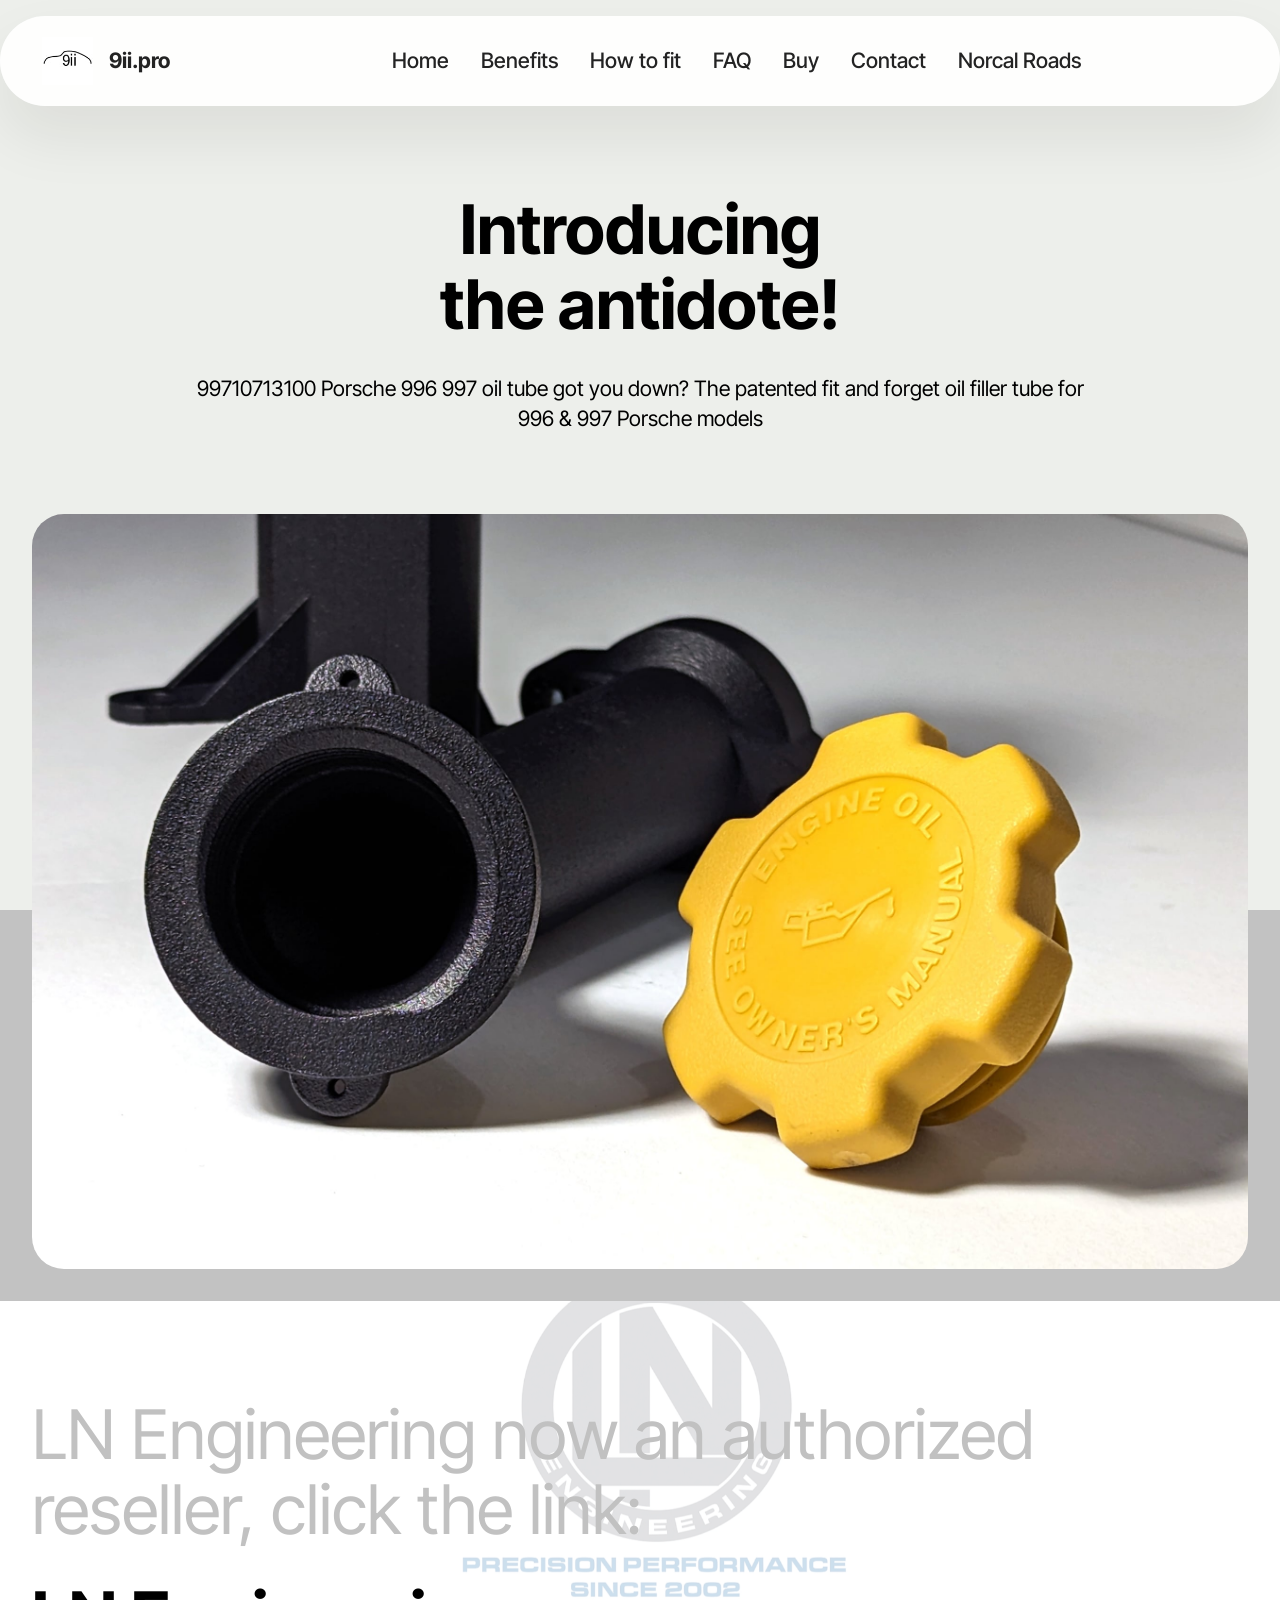
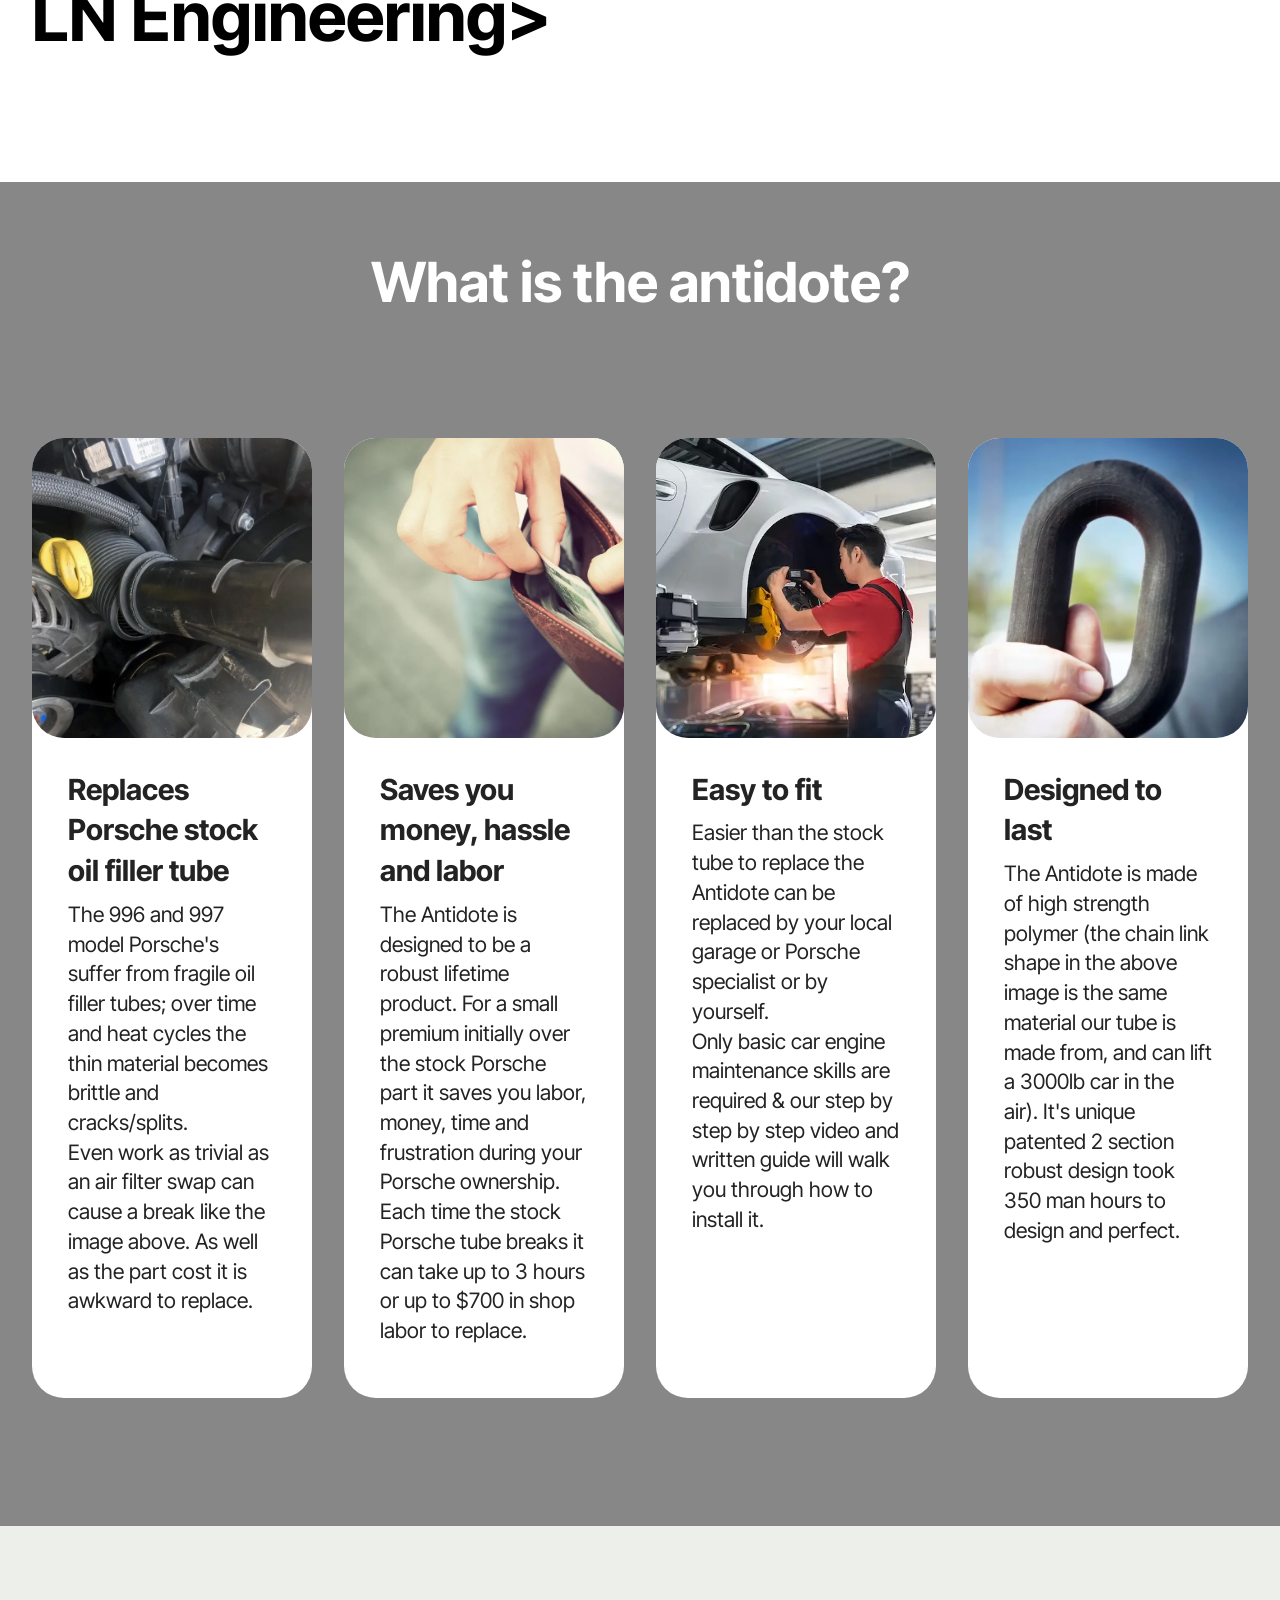
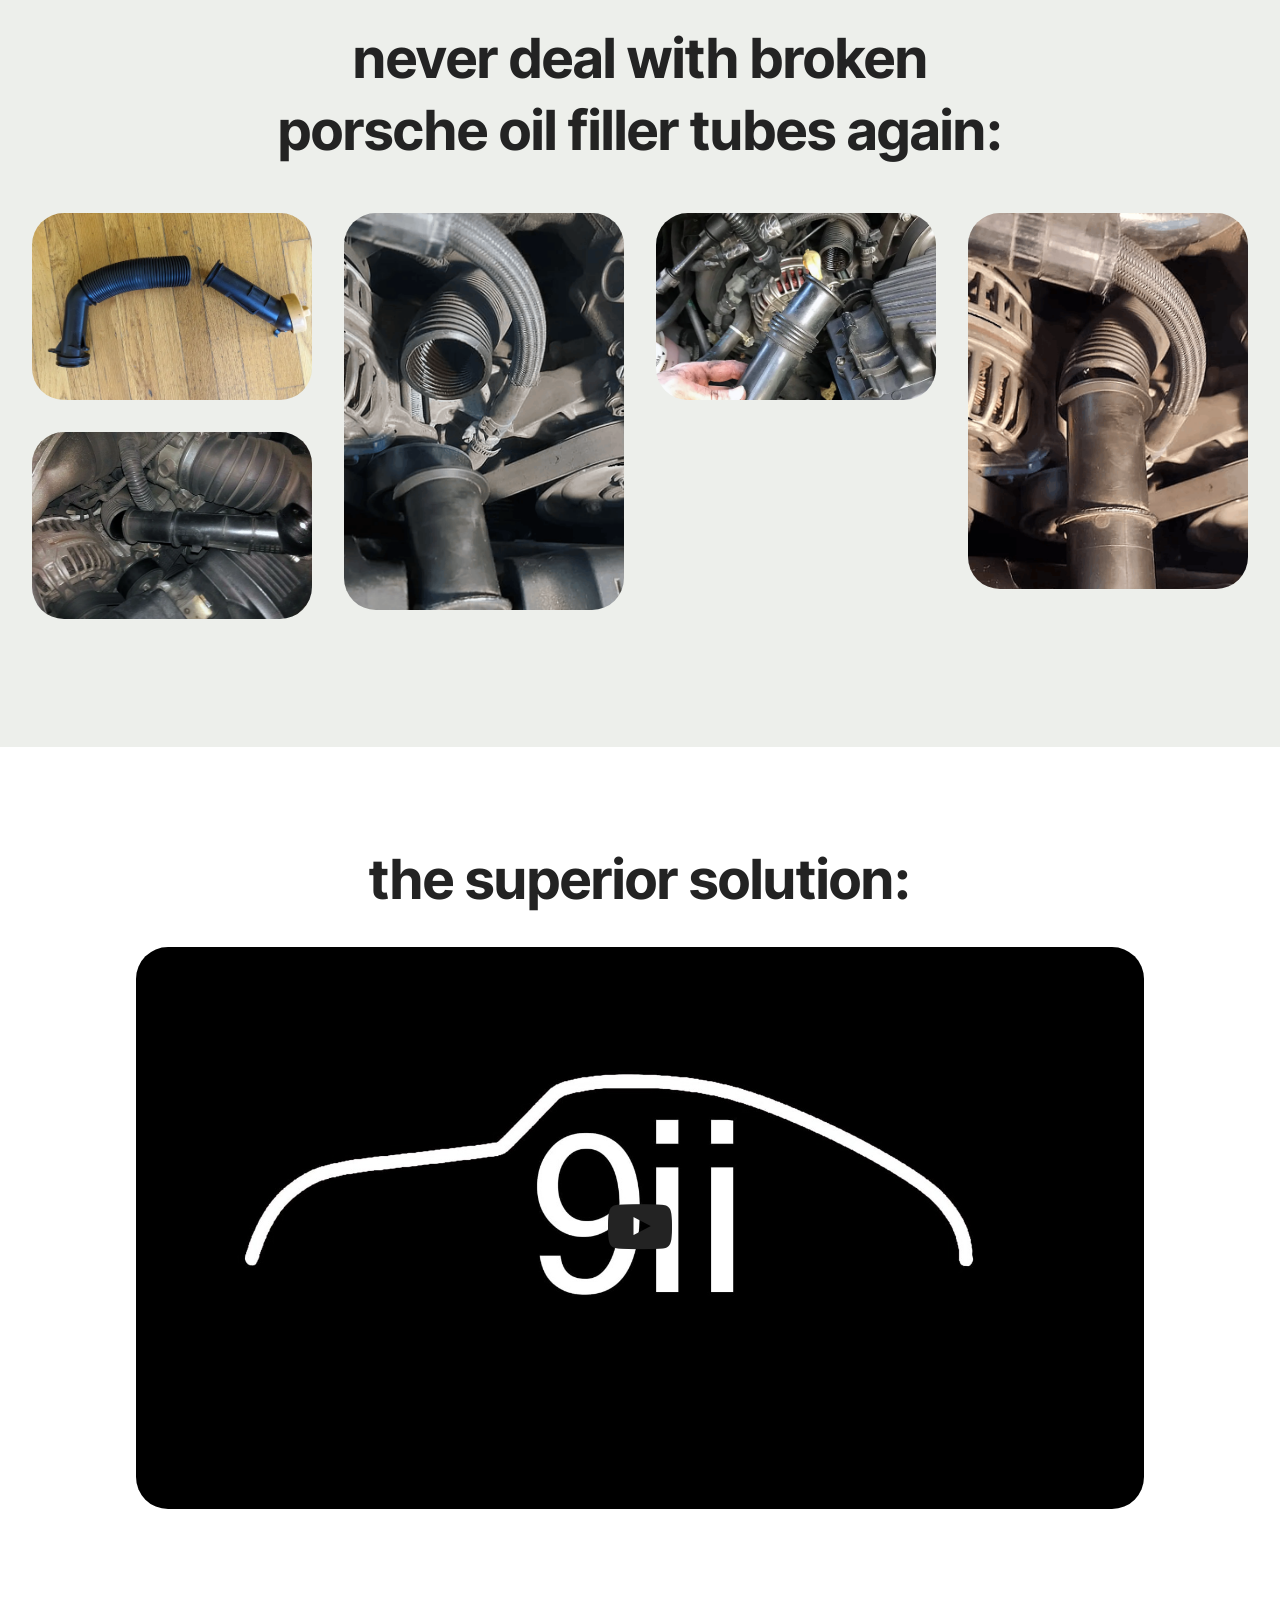
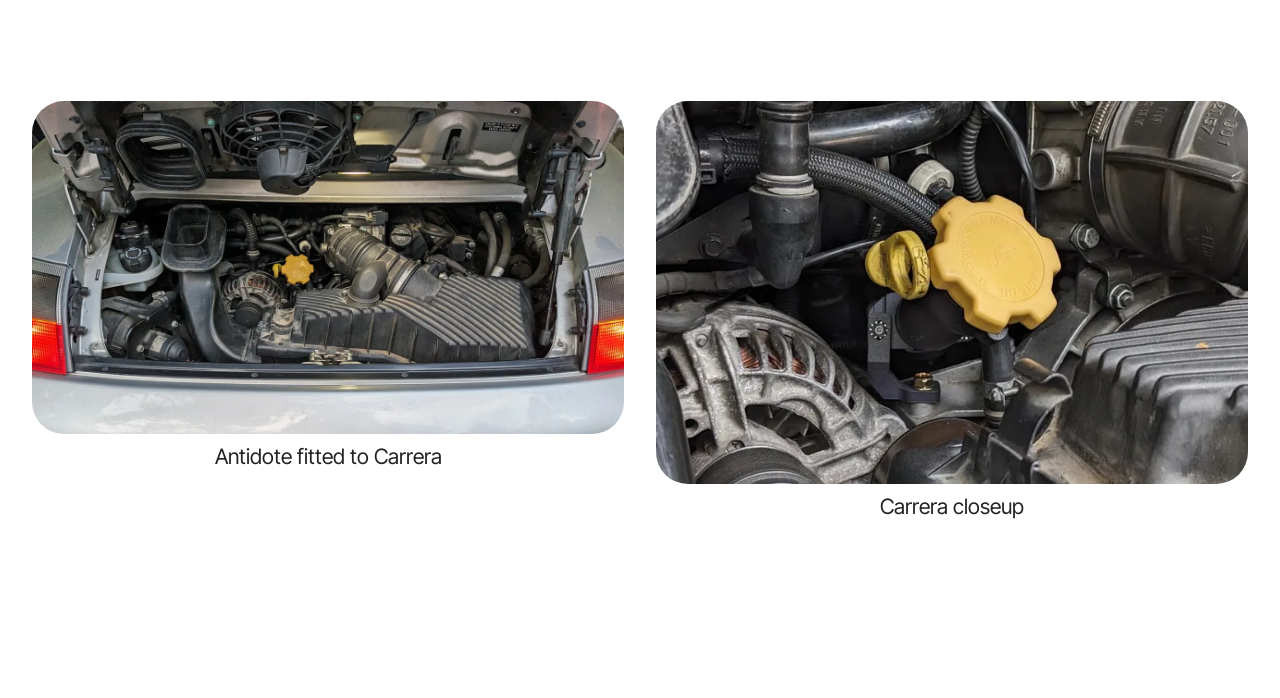
<file: index.html>
<!DOCTYPE html>
<html  >
<head>
  <!-- Site made with Mobirise Website Builder v6.1.12, https://mobirise.com -->
  <meta charset="UTF-8">
  <meta http-equiv="X-UA-Compatible" content="IE=edge">
  <meta name="generator" content="Mobirise v6.1.12, mobirise.com">
  <meta name="viewport" content="width=device-width, initial-scale=1, minimum-scale=1">
  <link rel="shortcut icon" href="assets/images/november20logo20work20bw20alternate20san20serif20small20crop-96x90.jpg" type="image/x-icon">
  <meta name="description" content="">
  
  
  <title>Home</title>
  <link rel="stylesheet" href="assets/web/assets/mobirise-icons2/mobirise2.css">
  <link rel="stylesheet" href="assets/bootstrap/css/bootstrap.min.css">
  <link rel="stylesheet" href="assets/parallax/jarallax.css">
  <link rel="stylesheet" href="assets/animatecss/animate.css">
  <link rel="stylesheet" href="assets/dropdown/css/style.css">
  <link rel="stylesheet" href="assets/socicon/css/styles.css">
  <link rel="stylesheet" href="assets/theme/css/style.css">
  <link rel="stylesheet" href="assets/gallery/style.css">
  <link rel="preload" href="https://fonts.googleapis.com/css?family=Inter+Tight:100,200,300,400,500,600,700,800,900,100i,200i,300i,400i,500i,600i,700i,800i,900i&display=swap" as="style" onload="this.onload=null;this.rel='stylesheet'">
  <noscript><link rel="stylesheet" href="https://fonts.googleapis.com/css?family=Inter+Tight:100,200,300,400,500,600,700,800,900,100i,200i,300i,400i,500i,600i,700i,800i,900i&display=swap"></noscript>
  <link rel="preload" as="style" href="assets/mobirise/css/mbr-additional.css?v=hKOtOX"><link rel="stylesheet" href="assets/mobirise/css/mbr-additional.css?v=hKOtOX" type="text/css">

  
  
  
</head>
<body>
  
  <section data-bs-version="5.1" class="menu menu2 cid-tJS6tZXiPa" once="menu" id="menu02-0">
	

	<nav class="navbar navbar-dropdown navbar-fixed-top navbar-expand-lg">
		<div class="container">
			<div class="navbar-brand">
				<span class="navbar-logo">
					<a href="https://mobirise.com">
						<img src="assets/images/november20logo20work20bw20alternate20san20serif20small20crop-96x90.jpg" alt="Mobirise Website Builder" style="height: 3rem;">
					</a>
				</span>
				<span class="navbar-caption-wrap"><a class="navbar-caption text-black text-primary display-4" href="index.html#header05-1">9ii.pro</a></span>
			</div>
			<button class="navbar-toggler" type="button" data-toggle="collapse" data-bs-toggle="collapse" data-target="#navbarSupportedContent" data-bs-target="#navbarSupportedContent" aria-controls="navbarNavAltMarkup" aria-expanded="false" aria-label="Toggle navigation">
				<div class="hamburger">
					<span></span>
					<span></span>
					<span></span>
					<span></span>
				</div>
			</button>
			<div class="collapse navbar-collapse" id="navbarSupportedContent">
				<ul class="navbar-nav nav-dropdown nav-right" data-app-modern-menu="true"><li class="nav-item">
						<a class="nav-link link text-black text-primary display-4" href="index.html">Home</a>
					</li>
					<li class="nav-item">
						<a class="nav-link link text-black text-primary display-4" href="page1.html" aria-expanded="false">Benefits</a>
					</li>
					<li class="nav-item">
						<a class="nav-link link text-black text-primary display-4" href="page2.html">How to fit</a>
					</li><li class="nav-item"><a class="nav-link link text-black text-primary display-4" href="page3.html">FAQ</a></li><li class="nav-item"><a class="nav-link link text-black text-primary display-4" href="page4.html">Buy</a></li><li class="nav-item"><a class="nav-link link text-black text-primary display-4" href="page5.html">Contact</a></li><li class="nav-item"><a class="nav-link link text-black text-primary display-4" href="page6.html">Norcal Roads</a></li></ul>
				
				
			</div>
		</div>
	</nav>
</section>

<section data-bs-version="5.1" class="header5 cid-tJS6uM4N87" id="header05-1">
	

	
	
	<div class="topbg"></div>
	<div class="align-center container">
		<div class="row justify-content-center">
			<div class="col-md-12 col-lg-9">
				<h1 class="mbr-section-title mbr-fonts-style mb-4 display-1"><strong>Introducing
</strong><div><strong>the antidote!</strong></div></h1>
				<p class="mbr-text mbr-fonts-style mb-4 display-7">99710713100 Porsche 996 997 oil tube got you down?&nbsp;The patented fit and forget oil filler tube for 996 &amp; 997 Porsche models</p>
				
			</div>
		</div>
		<div class="row mt-5 justify-content-center">
			<div class="col-12 col-lg-12">
				<img src="assets/images/pxl-20231126-5151435-2576x1599.jpg" alt="Mobirise Website Builder" title="">
			</div>
		</div>
	</div>
</section>

<section data-bs-version="5.1" class="info4 cid-v8NUOSYKIX mbr-parallax-background" id="info4-1r">
    

    
    <div class="mbr-overlay" style="opacity: 0.8; background-color: rgb(255, 255, 255);"></div>
    <div class="container">
        <div class="row justify-content-center">
            <div class="col-12">
                
                <p class="mbr-text mbr-fonts-style mb-4 display-1">LN Engineering now an authorized reseller, click the link:</p>
                <div class="link-wrap">
                    <p class="link mbr-fonts-style mb-4 display-1"><a href="https://lnengineering.com/" class="text-primary" target="_blank"><strong>LN Engineering&gt;</strong></a></p>
                </div>
            </div>
        </div>
    </div>
</section>

<section data-bs-version="5.1" class="features4 cid-tMlEXTHLbS" id="features04-w">
	
	
	<div class="container">
		<div class="row justify-content-center">
			<div class="col-12 content-head">
				<div class="mbr-section-head mb-5">
					<h1 class="mbr-section-title mbr-fonts-style align-center mb-0 display-2"><strong>What is the antidote?</strong><br><strong><br></strong></h1>
					<h5 class="mbr-section-subtitle mbr-fonts-style align-center mb-0 mt-4 display-7"></h5>
					
				</div>
			</div>
		</div>
		<div class="row">
			<div class="item features-image col-12 col-md-6 col-lg-3">
				<div class="item-wrapper">
					<div class="item-img">
						<img src="assets/images/brokentube.webp" alt="Mobirise Website Builder" data-slide-to="0" data-bs-slide-to="0">
					</div>
					<div class="item-content">
						<h5 class="item-title mbr-fonts-style display-5"><strong>Replaces Porsche stock oil filler tube</strong></h5>
						
						<p class="mbr-text mbr-fonts-style display-7">The 996 and 997 model Porsche's suffer from fragile oil filler tubes; over time and heat cycles the thin material becomes brittle and cracks/splits.<br>Even work as trivial as an air filter swap can cause a break like the image above. As well as the part cost it is awkward to replace.</p>
						
					</div>

				</div>
			</div>
			<div class="item features-image col-12 col-md-6 col-lg-3">
				<div class="item-wrapper">
					<div class="item-img">
						<img src="assets/images/money.webp" alt="Mobirise Website Builder" data-slide-to="1" data-bs-slide-to="1">
					</div>
					<div class="item-content">
						<h5 class="item-title mbr-fonts-style display-5"><strong>Saves you money, hassle and labor</strong></h5>
						
						<p class="mbr-text mbr-fonts-style display-7">The Antidote is designed to be a robust lifetime product. For a small premium initially over the stock Porsche part it saves you labor, money, time and frustration during your Porsche ownership.<br>Each time the stock Porsche tube breaks it can take up to 3 hours or up to $700 in shop labor to replace.</p>
						
					</div>
				</div>
			</div>
			<div class="item features-image col-12 col-md-6 col-lg-3">
				<div class="item-wrapper">
					<div class="item-img">
						<img src="assets/images/workon.webp" alt="Mobirise Website Builder" data-slide-to="2" data-bs-slide-to="2">
					</div>
					<div class="item-content">
						<h5 class="item-title mbr-fonts-style display-5"><strong>Easy to fit</strong></h5>
						
						<p class="mbr-text mbr-fonts-style display-7">Easier than the stock tube to replace the Antidote can be replaced by your local garage or Porsche specialist  or by yourself.<br>Only basic car engine maintenance skills are required &amp; our step by step by step video and written guide will walk you through how to install it.<br>
						</p>
						
					</div>
				</div>
			</div><div class="item features-image col-12 col-md-6 col-lg-3">
				<div class="item-wrapper">
					<div class="item-img">
						<img src="assets/images/link.webp" alt="Mobirise Website Builder" data-slide-to="3" data-bs-slide-to="3">
					</div>
					<div class="item-content">
						<h5 class="item-title mbr-fonts-style display-5"><strong>Designed to last</strong></h5>
						
						<p class="mbr-text mbr-fonts-style display-7">The Antidote is made of high strength polymer (the chain link shape in the above image is the same material our tube is made from, and can lift a 3000lb car in the air). It's unique patented 2 section robust design took 350 man hours to design and perfect. 
<br>
<br><br><br>
						</p>
						
					</div>
				</div>
			</div>
		</div>
	</div>
</section>

<section data-bs-version="5.1" class="gallery1 mbr-gallery cid-tMlDYtQ5fF" id="gallery02-v">
    

    
    

    <div class="container-fluid">
        <div class="row justify-content-center">
            <div class="col-12 content-head">
                <div class="mbr-section-head mb-5">
                    <h3 class="mbr-section-title mbr-fonts-style align-center m-0 display-2"><strong>never deal with broken porsche oil filler tubes again:</strong></h3>
                    
                </div>
            </div>
        </div>
        <div class="row mbr-gallery mbr-masonry" data-masonry="{&quot;percentPosition&quot;: true }">
            <div class="col-12 col-md-6 col-lg-3 item gallery-image">
                <div class="item-wrapper" data-toggle="modal" data-bs-toggle="modal" data-target="#vfALSVOJtI-modal" data-bs-target="#vfALSVOJtI-modal">
                    <img class="w-100" src="assets/images/broken1.webp" alt="Mobirise Website Builder" data-slide-to="0" data-bs-slide-to="0" data-target="#lb-vfALSVOJtI" data-bs-target="#lb-vfALSVOJtI">
                    <div class="icon-wrapper">
                        <span class="mobi-mbri mobi-mbri-search mbr-iconfont mbr-iconfont-btn"></span>
                    </div>
                </div>
                
            </div>
            <div class="col-12 col-md-6 col-lg-3 item gallery-image">
                <div class="item-wrapper" data-toggle="modal" data-bs-toggle="modal" data-target="#vfALSVOJtI-modal" data-bs-target="#vfALSVOJtI-modal">
                    <img class="w-100" src="assets/images/broken2-603x854.png" alt="Mobirise Website Builder" data-slide-to="1" data-bs-slide-to="1" data-target="#lb-vfALSVOJtI" data-bs-target="#lb-vfALSVOJtI">
                    <div class="icon-wrapper">
                        <span class="mobi-mbri mobi-mbri-search mbr-iconfont mbr-iconfont-btn"></span>
                    </div>
                </div>
                
            </div>
            <div class="col-12 col-md-6 col-lg-3 item gallery-image">
                <div class="item-wrapper" data-toggle="modal" data-bs-toggle="modal" data-target="#vfALSVOJtI-modal" data-bs-target="#vfALSVOJtI-modal">
                    <img class="w-100" src="assets/images/broken4.webp" alt="Mobirise Website Builder" data-slide-to="2" data-bs-slide-to="2" data-target="#lb-vfALSVOJtI" data-bs-target="#lb-vfALSVOJtI">
                    <div class="icon-wrapper">
                        <span class="mobi-mbri mobi-mbri-search mbr-iconfont mbr-iconfont-btn"></span>
                    </div>
                </div>
                
            </div>
            
            <div class="col-12 col-md-6 col-lg-3 item gallery-image">
                <div class="item-wrapper" data-toggle="modal" data-bs-toggle="modal" data-target="#vfALSVOJtI-modal" data-bs-target="#vfALSVOJtI-modal">
                    <img class="w-100" src="assets/images/broken3-637x854.png" alt="Mobirise Website Builder" data-slide-to="3" data-bs-slide-to="3" data-target="#lb-vfALSVOJtI" data-bs-target="#lb-vfALSVOJtI">
                    <div class="icon-wrapper">
                        <span class="mobi-mbri mobi-mbri-search mbr-iconfont mbr-iconfont-btn"></span>
                    </div>
                </div>
                
            </div>
            <div class="col-12 col-md-6 col-lg-3 item gallery-image">
                <div class="item-wrapper" data-toggle="modal" data-bs-toggle="modal" data-target="#vfALSVOJtI-modal" data-bs-target="#vfALSVOJtI-modal">
                    <img class="w-100" src="assets/images/broken5.webp" alt="Mobirise Website Builder" data-slide-to="4" data-bs-slide-to="4" data-target="#lb-vfALSVOJtI" data-bs-target="#lb-vfALSVOJtI">
                    <div class="icon-wrapper">
                        <span class="mobi-mbri mobi-mbri-search mbr-iconfont mbr-iconfont-btn"></span>
                    </div>
                </div>
                
            </div>
            
        </div>

        <div class="modal mbr-slider" tabindex="-1" role="dialog" aria-hidden="true" id="vfALSVOJtI-modal">
            <div class="modal-dialog" role="document">
                <div class="modal-content">
                    <div class="modal-body">
                        <div class="carousel slide" id="lb-vfALSVOJtI" data-interval="5000" data-bs-interval="5000">
                            <div class="carousel-inner">
                                <div class="carousel-item active">
                                    <img class="d-block w-100" src="assets/images/broken1.webp" alt="Mobirise Website Builder">
                                </div>
                                <div class="carousel-item">
                                    <img class="d-block w-100" src="assets/images/broken2-603x854.png" alt="Mobirise Website Builder">
                                </div>
                                <div class="carousel-item">
                                    <img class="d-block w-100" src="assets/images/broken4.webp" alt="Mobirise Website Builder">
                                </div>
                                
                                <div class="carousel-item">
                                    <img class="d-block w-100" src="assets/images/broken3-637x854.png" alt="Mobirise Website Builder">
                                </div>
                                <div class="carousel-item">
                                    <img class="d-block w-100" src="assets/images/broken5.webp" alt="Mobirise Website Builder">
                                </div>
                                
                            </div>
                            <ol class="carousel-indicators">
                                <li data-slide-to="0" data-bs-slide-to="0" class="active" data-target="#lb-vfALSVOJtI" data-bs-target="#lb-vfALSVOJtI"></li>
                                <li data-slide-to="1" data-bs-slide-to="1" data-target="#lb-vfALSVOJtI" data-bs-target="#lb-vfALSVOJtI"></li>
                                <li data-slide-to="2" data-bs-slide-to="2" data-target="#lb-vfALSVOJtI" data-bs-target="#lb-vfALSVOJtI"></li>
                                <li data-slide-to="3" data-bs-slide-to="3" data-target="#lb-vfALSVOJtI" data-bs-target="#lb-vfALSVOJtI"></li>
                                <li data-slide-to="4" data-bs-slide-to="4" data-target="#lb-vfALSVOJtI" data-bs-target="#lb-vfALSVOJtI"></li>
                                
                                
                            </ol>
                            <a role="button" href="" class="close" data-dismiss="modal" data-bs-dismiss="modal" aria-label="Close">
                            </a>
                            <a class="carousel-control-prev carousel-control" role="button" data-slide="prev" data-bs-slide="prev" href="#lb-vfALSVOJtI">
                                <span class="mobi-mbri mobi-mbri-arrow-prev" aria-hidden="true"></span>
                                <span class="sr-only visually-hidden">Previous</span>
                            </a>
                            <a class="carousel-control-next carousel-control" role="button" data-slide="next" data-bs-slide="next" href="#lb-vfALSVOJtI">
                                <span class="mobi-mbri mobi-mbri-arrow-next" aria-hidden="true"></span>
                                <span class="sr-only visually-hidden">Next</span>
                            </a>
                        </div>
                    </div>
                </div>
            </div>
        </div>
    </div>
</section>

<section data-bs-version="5.1" class="video1 cid-v8NZR5LJY7" id="video1-1s">
    
    
    <div class="align-center container">
        <div class="mbr-section-head">
            <h4 class="mbr-section-title mbr-fonts-style mb-0 display-2"><strong>the superior solution:</strong></h4>
            
        </div>
        <div class="row justify-content-center mt-4">
            <div class="col-12 col-lg-10">
                <div class="box">
                    <div class="mbr-media show-modal align-center" data-modal=".modalWindow">
                        <a href="https://youtu.be/ieaSAT2Ptlw"><img src="assets/images/november20logo20work20bw20alternate20san20serif20inverted-2136x2136.jpeg" alt="Mobirise Website Builder"></a>
                        <div class="icon-wrap">
                            <span class="mbr-iconfont socicon-youtube socicon"></span>
                        </div>
                    </div>
                </div>
            </div>
        </div>
    </div>
    <div>
        <div class="modalWindow" style="display: none;">
            <div class="modalWindow-container">
                <div class="modalWindow-video-container">
                    <div class="modalWindow-video">
                        <iframe width="100%" height="100%" frameborder="0" allowfullscreen="1" data-src="https://youtu.be/ieaSAT2Ptlw"></iframe>
                    </div>
                    <a class="close" role="button" data-dismiss="modal" data-bs-dismiss="modal">
                        <span aria-hidden="true" class="mbr-iconfont mobi-mbri-close mobi-mbri closeModal"></span>
                        <span class="sr-only visually-hidden">Close</span>
                    </a>
                </div>
            </div>
        </div>
    </div>
</section>

<section data-bs-version="5.1" class="image4 cid-v8O1ijQpwh" id="image4-1t">
    

    
    

    <div class="container">
        <div class="row">
            <div class="col-12 col-lg-6">
                <div class="image-wrapper">
                    <img src="assets/images/anti2.webp" alt="Mobirise Website Builder">
                    <p class="mbr-text mbr-fonts-style mt-2 align-center display-4">Carrera closeup</p>
                </div>
            </div>
            <div class="col-12 col-lg-6">
                <div class="image-wrapper">
                    <img src="assets/images/anti1.webp" alt="Mobirise Website Builder">
                    <p class="mbr-text mbr-fonts-style mt-2 align-center display-4">Antidote fitted to Carrera</p>
                </div>
            </div>
        </div>
    </div>
</section><section class="display-7" style="padding: 0;align-items: center;justify-content: center;flex-wrap: wrap;    align-content: center;display: flex;position: relative;height: 4rem;"><a href="https://mobiri.se/4440794" style="flex: 1 1;height: 4rem;position: absolute;width: 100%;z-index: 1;"><img alt="" style="height: 4rem;" src="[data-uri]"></a><p style="margin: 0;text-align: center;" class="display-7">&#8204;</p><a style="z-index:1" href="https://mobirise.com/builder/no-code-website-builder.html">No Code Website Builder</a></section><script src="assets/bootstrap/js/bootstrap.bundle.min.js"></script>  <script src="assets/parallax/jarallax.js"></script>  <script src="assets/smoothscroll/smooth-scroll.js"></script>  <script src="assets/ytplayer/index.js"></script>  <script src="assets/dropdown/js/navbar-dropdown.js"></script>  <script src="assets/masonry/masonry.pkgd.min.js"></script>  <script src="assets/imagesloaded/imagesloaded.pkgd.min.js"></script>  <script src="assets/playervimeo/vimeo_player.js"></script>  <script src="assets/theme/js/script.js"></script>  <script src="assets/gallery/player.min.js"></script>  <script src="assets/gallery/script.js"></script>  
  
  
  <input name="animation" type="hidden">
  </body>
</html>
</file>
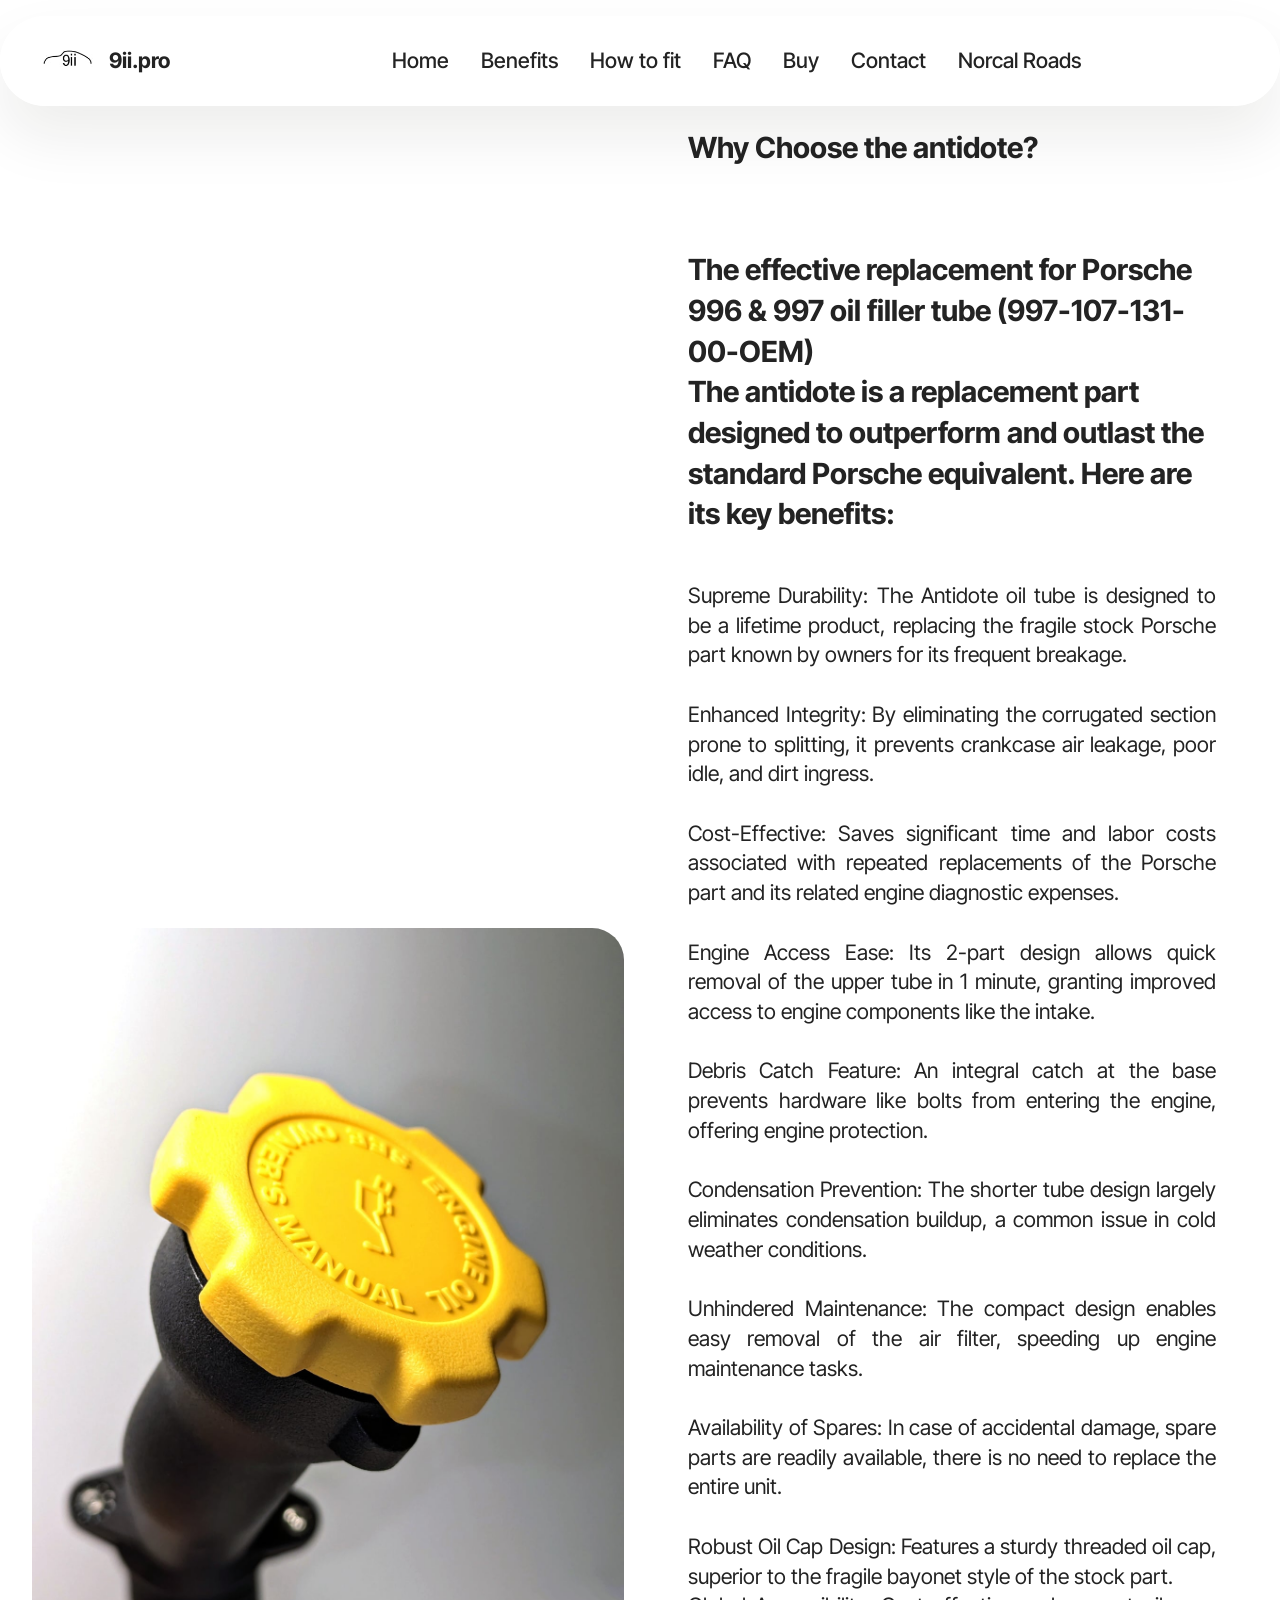
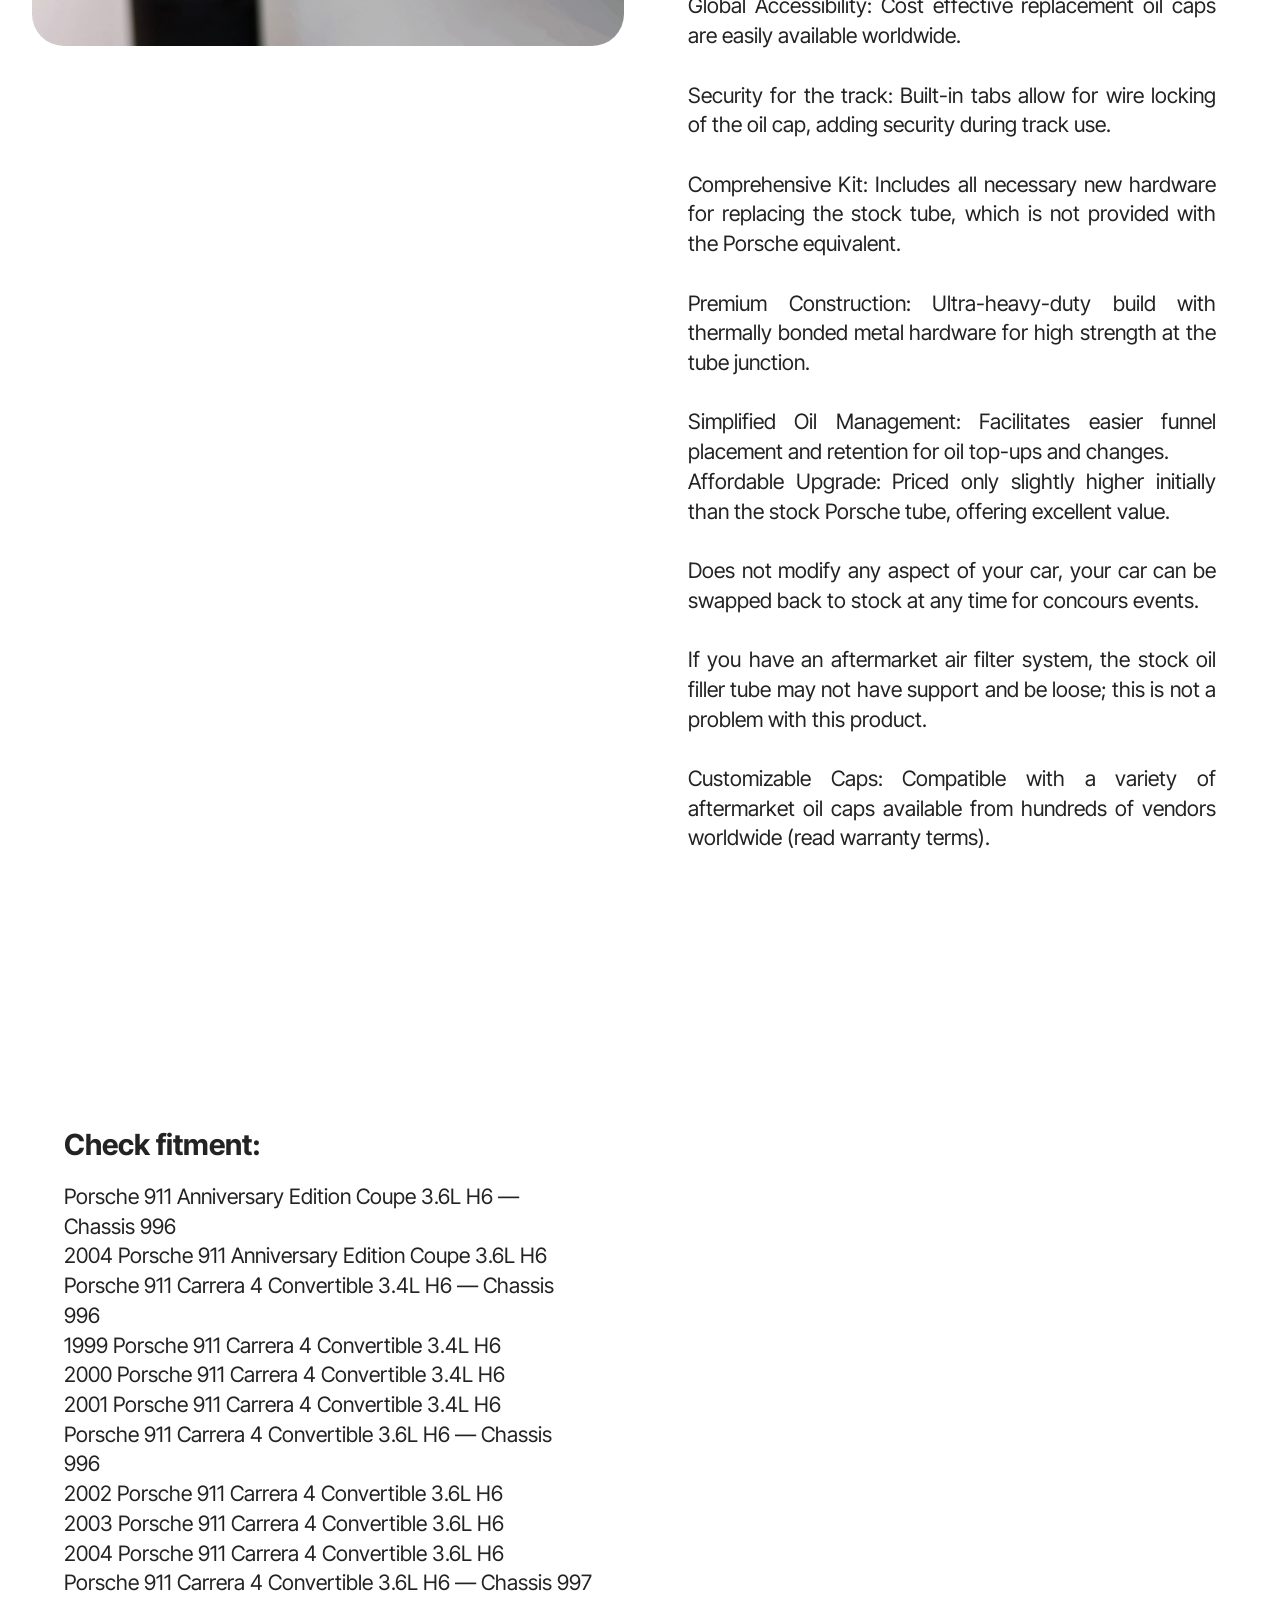
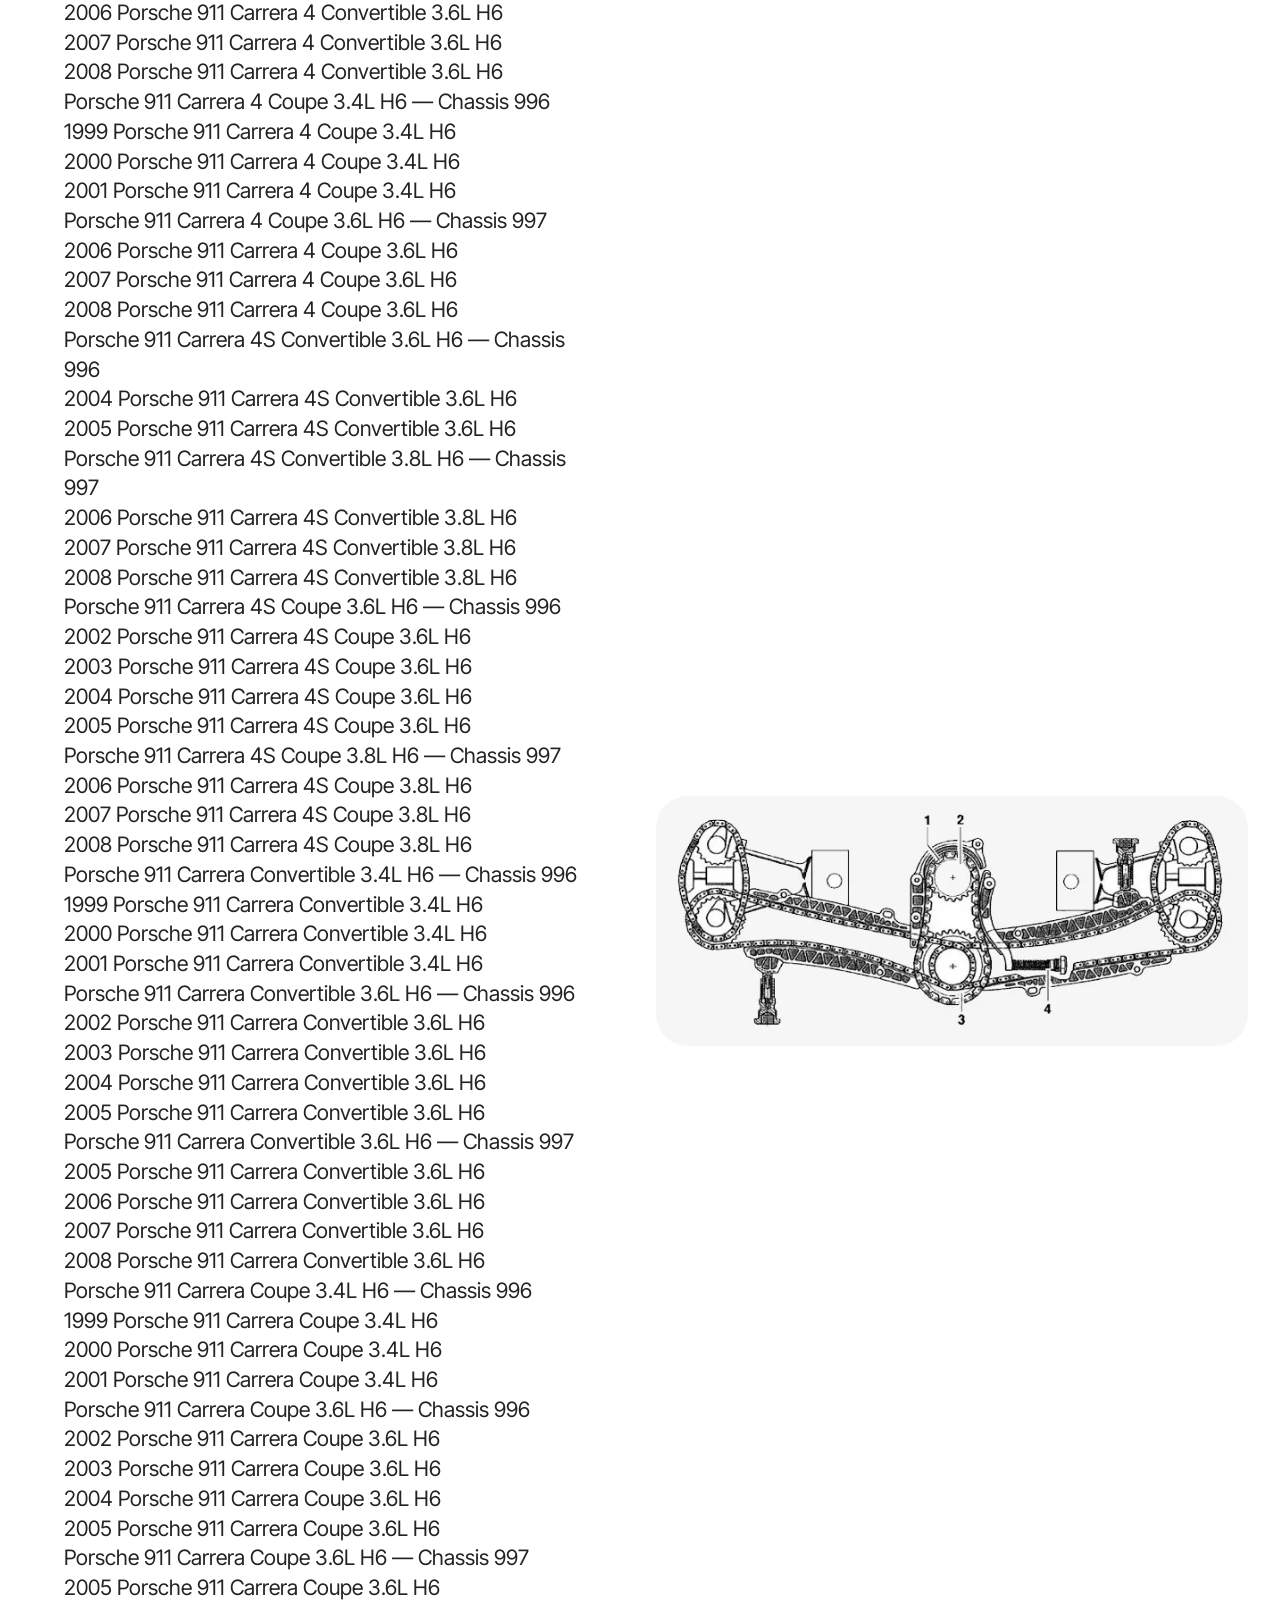
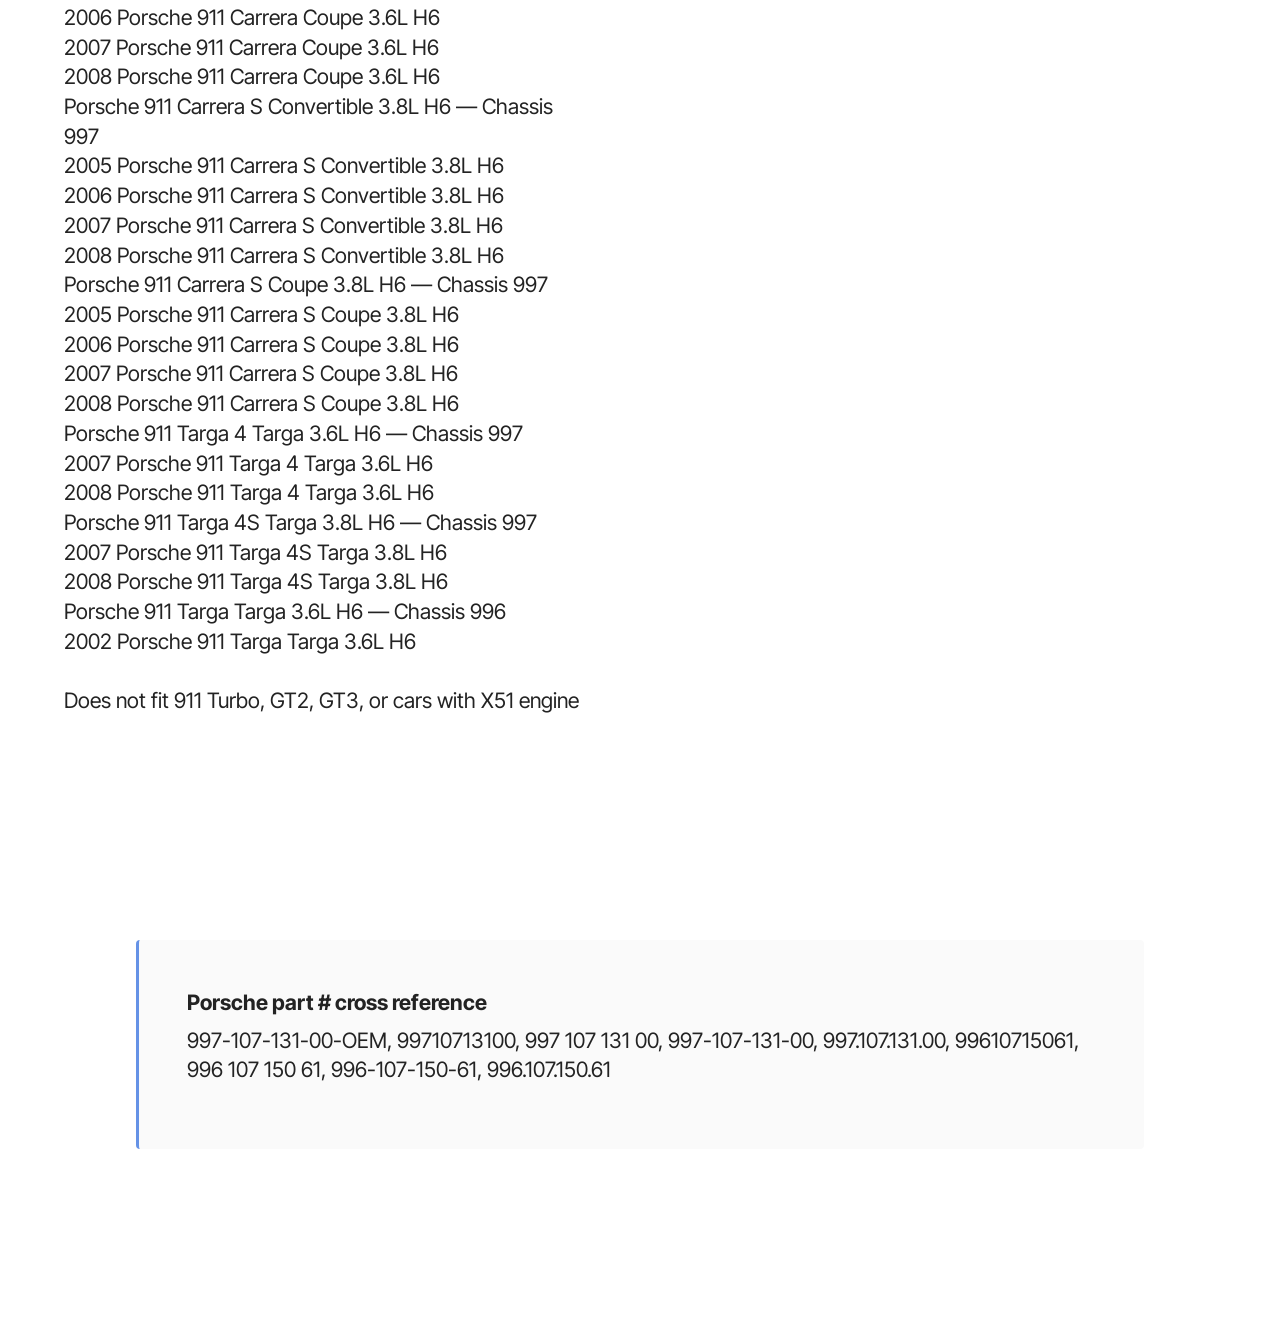
<file: page1.html>
<!DOCTYPE html>
<html  >
<head>
  <!-- Site made with Mobirise Website Builder v6.1.12, https://mobirise.com -->
  <meta charset="UTF-8">
  <meta http-equiv="X-UA-Compatible" content="IE=edge">
  <meta name="generator" content="Mobirise v6.1.12, mobirise.com">
  <meta name="viewport" content="width=device-width, initial-scale=1, minimum-scale=1">
  <link rel="shortcut icon" href="assets/images/november20logo20work20bw20alternate20san20serif20small20crop-96x90.jpg" type="image/x-icon">
  <meta name="description" content="Talk about the benefits">
  
  
  <title>Benefits</title>
  <link rel="stylesheet" href="assets/web/assets/mobirise-icons2/mobirise2.css">
  <link rel="stylesheet" href="assets/bootstrap/css/bootstrap.min.css">
  <link rel="stylesheet" href="assets/animatecss/animate.css">
  <link rel="stylesheet" href="assets/dropdown/css/style.css">
  <link rel="stylesheet" href="assets/theme/css/style.css">
  <link rel="preload" href="https://fonts.googleapis.com/css?family=Inter+Tight:100,200,300,400,500,600,700,800,900,100i,200i,300i,400i,500i,600i,700i,800i,900i&display=swap" as="style" onload="this.onload=null;this.rel='stylesheet'">
  <noscript><link rel="stylesheet" href="https://fonts.googleapis.com/css?family=Inter+Tight:100,200,300,400,500,600,700,800,900,100i,200i,300i,400i,500i,600i,700i,800i,900i&display=swap"></noscript>
  <link rel="preload" as="style" href="assets/mobirise/css/mbr-additional.css?v=pXdV3y"><link rel="stylesheet" href="assets/mobirise/css/mbr-additional.css?v=pXdV3y" type="text/css">

  
  
  
</head>
<body>
  
  <section data-bs-version="5.1" class="menu menu2 cid-tJS6tZXiPa" once="menu" id="menu02-1u">
	

	<nav class="navbar navbar-dropdown navbar-fixed-top navbar-expand-lg">
		<div class="container">
			<div class="navbar-brand">
				<span class="navbar-logo">
					<a href="https://mobirise.com">
						<img src="assets/images/november20logo20work20bw20alternate20san20serif20small20crop-96x90.jpg" alt="Mobirise Website Builder" style="height: 3rem;">
					</a>
				</span>
				<span class="navbar-caption-wrap"><a class="navbar-caption text-black text-primary display-4" href="index.html#header05-1">9ii.pro</a></span>
			</div>
			<button class="navbar-toggler" type="button" data-toggle="collapse" data-bs-toggle="collapse" data-target="#navbarSupportedContent" data-bs-target="#navbarSupportedContent" aria-controls="navbarNavAltMarkup" aria-expanded="false" aria-label="Toggle navigation">
				<div class="hamburger">
					<span></span>
					<span></span>
					<span></span>
					<span></span>
				</div>
			</button>
			<div class="collapse navbar-collapse" id="navbarSupportedContent">
				<ul class="navbar-nav nav-dropdown nav-right" data-app-modern-menu="true"><li class="nav-item">
						<a class="nav-link link text-black text-primary display-4" href="index.html">Home</a>
					</li>
					<li class="nav-item">
						<a class="nav-link link text-black text-primary display-4" href="page1.html" aria-expanded="false">Benefits</a>
					</li>
					<li class="nav-item">
						<a class="nav-link link text-black text-primary display-4" href="page2.html">How to fit</a>
					</li><li class="nav-item"><a class="nav-link link text-black text-primary display-4" href="page3.html">FAQ</a></li><li class="nav-item"><a class="nav-link link text-black text-primary display-4" href="page4.html">Buy</a></li><li class="nav-item"><a class="nav-link link text-black text-primary display-4" href="page5.html">Contact</a></li><li class="nav-item"><a class="nav-link link text-black text-primary display-4" href="page6.html">Norcal Roads</a></li></ul>
				
				
			</div>
		</div>
	</nav>
</section>

<section data-bs-version="5.1" class="image1 cid-v8O2MXaJHI" id="image1-1w">
    

    
    

    <div class="container">
        <div class="row align-items-center">
            <div class="col-12 col-lg-6">
                <div class="image-wrapper">
                    <img src="assets/images/pxl-20231126-0019121652-1256x1523.jpg" alt="Mobirise Website Builder">
                    <p class="mbr-description mbr-fonts-style pt-2 align-center display-4"></p>
                </div>
            </div>
            <div class="col-12 col-lg">
                <div class="text-wrapper">
                    <h3 class="mbr-section-title mbr-fonts-style mb-3 display-5"><strong>Why Choose the antidote?</strong><br><strong><br></strong><br><strong>The effective replacement for Porsche 996 &amp; 997 oil filler tube (997-107-131-00-OEM)
</strong><div><strong>The antidote is a replacement part designed to outperform and outlast the standard Porsche equivalent. Here are its key benefits:</strong></div></h3>
                    <p class="mbr-text mbr-fonts-style display-7"><br>Supreme Durability: The Antidote oil tube is designed to be a lifetime product, replacing the fragile stock Porsche part known by owners for its frequent breakage.<br>
<br>Enhanced Integrity: By eliminating the corrugated section prone to splitting, it prevents crankcase air leakage, poor idle, and dirt ingress.<br>
<br>Cost-Effective: Saves significant time and labor costs associated with repeated replacements of the Porsche part and its related engine diagnostic expenses.<br>
<br>Engine Access Ease: Its 2-part design allows quick removal of the upper tube in 1 minute, granting improved access to engine components like the intake.<br>
<br>Debris Catch Feature: An integral catch at the base prevents hardware like bolts from entering the engine, offering engine protection.<br>
<br>Condensation Prevention: The shorter tube design largely eliminates condensation buildup, a common issue in cold weather conditions.<br>
<br>Unhindered Maintenance: The compact design enables easy removal of the air filter, speeding up engine maintenance tasks.<br>
<br>Availability of Spares: In case of accidental damage, spare parts are readily available, there is no need to replace the entire unit.<br>
<br>Robust Oil Cap Design: Features a sturdy threaded oil cap, superior to the fragile bayonet style of the stock part.
<br>Global Accessibility: Cost effective replacement oil caps are easily available worldwide.<br>
<br>Security for the track: Built-in tabs allow for wire locking of the oil cap, adding security during track use.<br>
<br>Comprehensive Kit: Includes all necessary new hardware for replacing the stock tube, which is not provided with the Porsche equivalent.<br>
<br>Premium Construction: Ultra-heavy-duty build with thermally bonded metal hardware for high strength at the tube junction.<br>
<br>Simplified Oil Management: Facilitates easier funnel placement and retention for oil top-ups and changes.
<br>Affordable Upgrade: Priced only slightly higher initially than the stock Porsche tube, offering excellent value.<br>
<br> Does not modify any aspect of your car, your car can be swapped back to stock at any time for concours events.<br>
<br> If you have an aftermarket air filter system, the stock oil filler tube may not have support and be loose; this is not a problem with this product.<br>
<br>Customizable Caps: Compatible with a variety of aftermarket oil caps available from hundreds of vendors worldwide (read warranty terms).&nbsp;</p>
                </div>
            </div>
        </div>
    </div>
</section>

<section data-bs-version="5.1" class="image2 cid-v8O3AxnXWM" id="image2-1x">
    

    
    

    <div class="container">
        <div class="row align-items-center">
            <div class="col-12 col-lg-6">
                <div class="image-wrapper">
                    <img src="assets/images/911engine.webp" alt="Mobirise Website Builder">
                    <p class="mbr-description mbr-fonts-style mt-2 align-center display-4"></p>
                </div>
            </div>
            <div class="col-12 col-lg">
                <div class="text-wrapper">
                    <h3 class="mbr-section-title mbr-fonts-style mb-3 display-5"><strong>Check fitment:</strong></h3>
                    <p class="mbr-text mbr-fonts-style display-7">Porsche 911 Anniversary Edition Coupe 3.6L H6 — Chassis 996<br>2004 Porsche 911 Anniversary Edition Coupe 3.6L H6<br>Porsche 911 Carrera 4 Convertible 3.4L H6 — Chassis 996<br>1999 Porsche 911 Carrera 4 Convertible 3.4L H6<br>2000 Porsche 911 Carrera 4 Convertible 3.4L H6<br>2001 Porsche 911 Carrera 4 Convertible 3.4L H6<br>Porsche 911 Carrera 4 Convertible 3.6L H6 — Chassis 996<br>2002 Porsche 911 Carrera 4 Convertible 3.6L H6<br>2003 Porsche 911 Carrera 4 Convertible 3.6L H6<br>2004 Porsche 911 Carrera 4 Convertible 3.6L H6<br>Porsche 911 Carrera 4 Convertible 3.6L H6 — Chassis 997<br>2006 Porsche 911 Carrera 4 Convertible 3.6L H6<br>2007 Porsche 911 Carrera 4 Convertible 3.6L H6<br>2008 Porsche 911 Carrera 4 Convertible 3.6L H6<br>Porsche 911 Carrera 4 Coupe 3.4L H6 — Chassis 996<br>1999 Porsche 911 Carrera 4 Coupe 3.4L H6<br>2000 Porsche 911 Carrera 4 Coupe 3.4L H6<br>2001 Porsche 911 Carrera 4 Coupe 3.4L H6<br>Porsche 911 Carrera 4 Coupe 3.6L H6 — Chassis 997<br>2006 Porsche 911 Carrera 4 Coupe 3.6L H6<br>2007 Porsche 911 Carrera 4 Coupe 3.6L H6<br>2008 Porsche 911 Carrera 4 Coupe 3.6L H6<br>Porsche 911 Carrera 4S Convertible 3.6L H6 — Chassis 996<br>2004 Porsche 911 Carrera 4S Convertible 3.6L H6<br>2005 Porsche 911 Carrera 4S Convertible 3.6L H6<br>Porsche 911 Carrera 4S Convertible 3.8L H6 — Chassis 997<br>2006 Porsche 911 Carrera 4S Convertible 3.8L H6<br>2007 Porsche 911 Carrera 4S Convertible 3.8L H6<br>2008 Porsche 911 Carrera 4S Convertible 3.8L H6<br>Porsche 911 Carrera 4S Coupe 3.6L H6 — Chassis 996<br>2002 Porsche 911 Carrera 4S Coupe 3.6L H6<br>2003 Porsche 911 Carrera 4S Coupe 3.6L H6<br>2004 Porsche 911 Carrera 4S Coupe 3.6L H6<br>2005 Porsche 911 Carrera 4S Coupe 3.6L H6<br>Porsche 911 Carrera 4S Coupe 3.8L H6 — Chassis 997<br>2006 Porsche 911 Carrera 4S Coupe 3.8L H6<br>2007 Porsche 911 Carrera 4S Coupe 3.8L H6<br>2008 Porsche 911 Carrera 4S Coupe 3.8L H6<br>Porsche 911 Carrera Convertible 3.4L H6 — Chassis 996<br>1999 Porsche 911 Carrera Convertible 3.4L H6<br>2000 Porsche 911 Carrera Convertible 3.4L H6<br>2001 Porsche 911 Carrera Convertible 3.4L H6<br>Porsche 911 Carrera Convertible 3.6L H6 — Chassis 996<br>2002 Porsche 911 Carrera Convertible 3.6L H6<br>2003 Porsche 911 Carrera Convertible 3.6L H6<br>2004 Porsche 911 Carrera Convertible 3.6L H6<br>2005 Porsche 911 Carrera Convertible 3.6L H6<br>Porsche 911 Carrera Convertible 3.6L H6 — Chassis 997<br>2005 Porsche 911 Carrera Convertible 3.6L H6<br>2006 Porsche 911 Carrera Convertible 3.6L H6<br>2007 Porsche 911 Carrera Convertible 3.6L H6<br>2008 Porsche 911 Carrera Convertible 3.6L H6<br>Porsche 911 Carrera Coupe 3.4L H6 — Chassis 996<br>1999 Porsche 911 Carrera Coupe 3.4L H6<br>2000 Porsche 911 Carrera Coupe 3.4L H6<br>2001 Porsche 911 Carrera Coupe 3.4L H6<br>Porsche 911 Carrera Coupe 3.6L H6 — Chassis 996<br>2002 Porsche 911 Carrera Coupe 3.6L H6<br>2003 Porsche 911 Carrera Coupe 3.6L H6<br>2004 Porsche 911 Carrera Coupe 3.6L H6<br>2005 Porsche 911 Carrera Coupe 3.6L H6<br>Porsche 911 Carrera Coupe 3.6L H6 — Chassis 997<br>2005 Porsche 911 Carrera Coupe 3.6L H6<br>2006 Porsche 911 Carrera Coupe 3.6L H6<br>2007 Porsche 911 Carrera Coupe 3.6L H6<br>2008 Porsche 911 Carrera Coupe 3.6L H6<br>Porsche 911 Carrera S Convertible 3.8L H6 — Chassis 997<br>2005 Porsche 911 Carrera S Convertible 3.8L H6<br>2006 Porsche 911 Carrera S Convertible 3.8L H6<br>2007 Porsche 911 Carrera S Convertible 3.8L H6<br>2008 Porsche 911 Carrera S Convertible 3.8L H6<br>Porsche 911 Carrera S Coupe 3.8L H6 — Chassis 997<br>2005 Porsche 911 Carrera S Coupe 3.8L H6<br>2006 Porsche 911 Carrera S Coupe 3.8L H6<br>2007 Porsche 911 Carrera S Coupe 3.8L H6<br>2008 Porsche 911 Carrera S Coupe 3.8L H6<br>Porsche 911 Targa 4 Targa 3.6L H6 — Chassis 997<br>2007 Porsche 911 Targa 4 Targa 3.6L H6<br>2008 Porsche 911 Targa 4 Targa 3.6L H6<br>Porsche 911 Targa 4S Targa 3.8L H6 — Chassis 997<br>2007 Porsche 911 Targa 4S Targa 3.8L H6<br>2008 Porsche 911 Targa 4S Targa 3.8L H6<br>Porsche 911 Targa Targa 3.6L H6 — Chassis 996<br>2002 Porsche 911 Targa Targa 3.6L H6
<br>
<br>Does not fit 911 Turbo, GT2, GT3, or cars with X51 engine</p>
                </div>
            </div>
        </div>
    </div>
</section>

<section data-bs-version="5.1" class="content7 cid-v8O4jryNi5" id="content7-1y">
    
    <div class="container">
        <div class="row justify-content-center">
            <div class="col-12 col-md-10">
                <blockquote>
                <h5 class="mbr-section-title mbr-fonts-style mb-2 display-7"><strong>Porsche part # cross reference</strong></h5>
                <p class="mbr-text mbr-fonts-style display-4">997-107-131-00-OEM, 99710713100, 997 107 131 00, 997-107-131-00, 997.107.131.00, 99610715061, 996 107 150 61, 996-107-150-61, 996.107.150.61&nbsp;</p></blockquote>
            </div>
        </div>
    </div>
</section><section class="display-7" style="padding: 0;align-items: center;justify-content: center;flex-wrap: wrap;    align-content: center;display: flex;position: relative;height: 4rem;"><a href="https://mobiri.se/4440794" style="flex: 1 1;height: 4rem;position: absolute;width: 100%;z-index: 1;"><img alt="" style="height: 4rem;" src="[data-uri]"></a><p style="margin: 0;text-align: center;" class="display-7">&#8204;</p><a style="z-index:1" href="https://mobirise.com/builder/no-code-website-builder.html">No Code Website Builder</a></section><script src="assets/bootstrap/js/bootstrap.bundle.min.js"></script>  <script src="assets/smoothscroll/smooth-scroll.js"></script>  <script src="assets/ytplayer/index.js"></script>  <script src="assets/dropdown/js/navbar-dropdown.js"></script>  <script src="assets/theme/js/script.js"></script>  
  
  
  <input name="animation" type="hidden">
  </body>
</html>
</file>
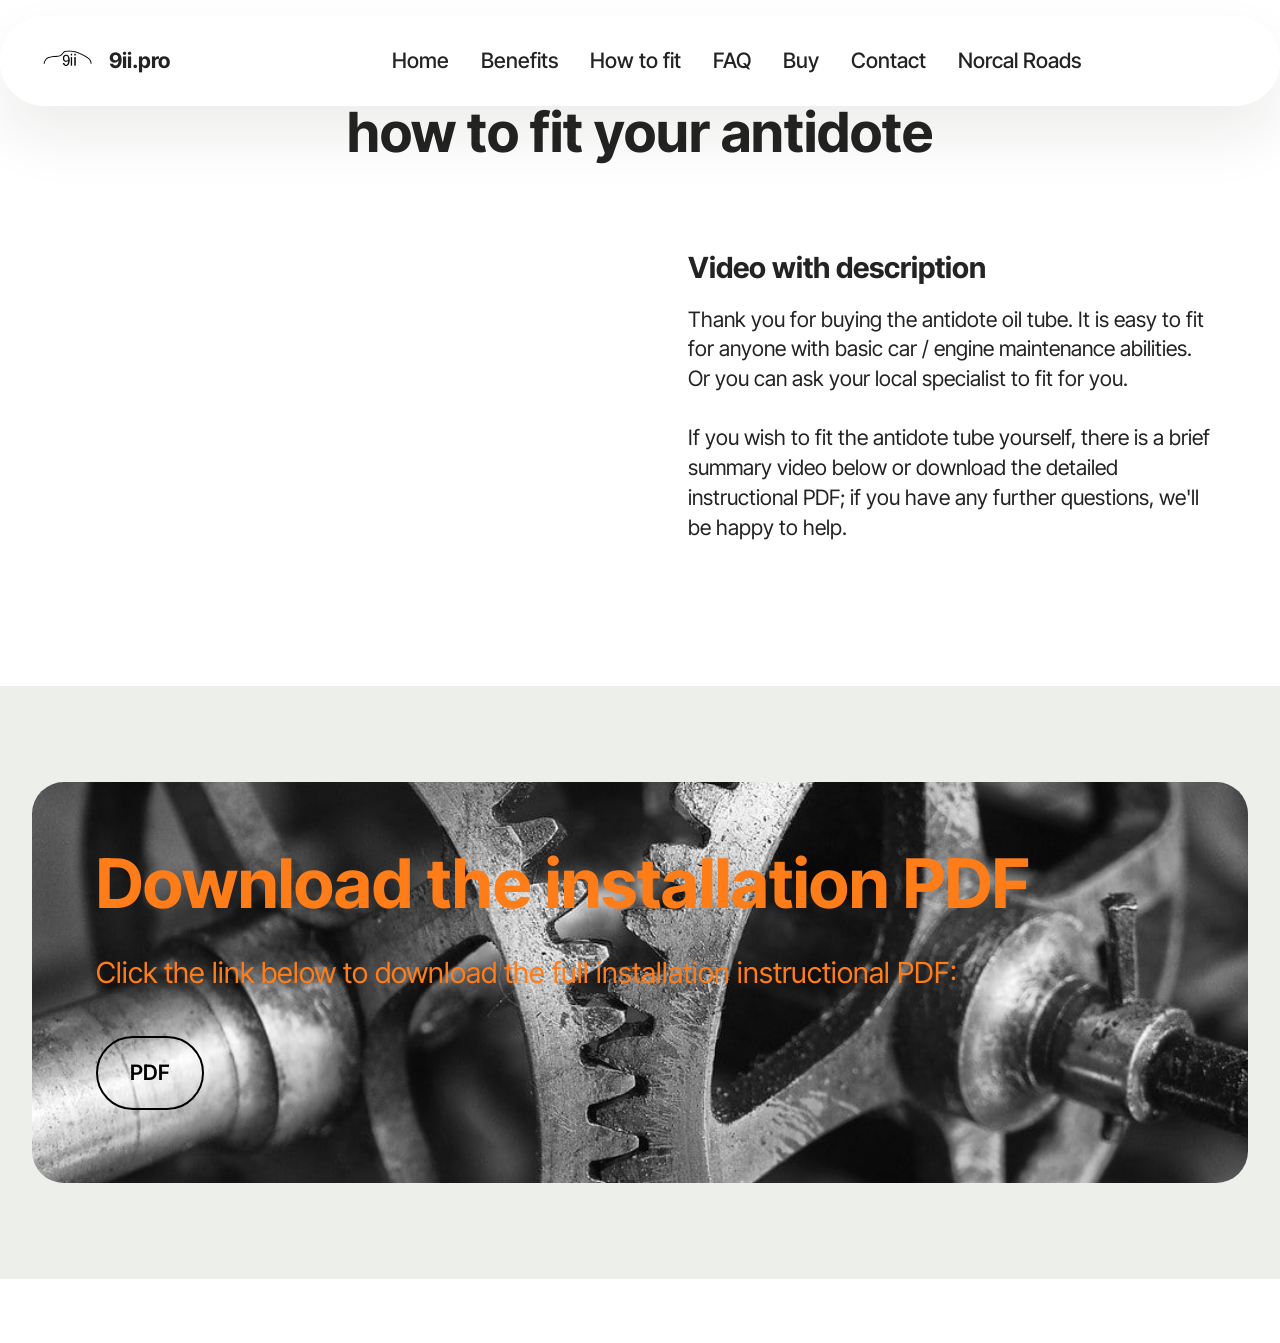
<file: page2.html>
<!DOCTYPE html>
<html  >
<head>
  <!-- Site made with Mobirise Website Builder v6.1.12, https://mobirise.com -->
  <meta charset="UTF-8">
  <meta http-equiv="X-UA-Compatible" content="IE=edge">
  <meta name="generator" content="Mobirise v6.1.12, mobirise.com">
  <meta name="viewport" content="width=device-width, initial-scale=1, minimum-scale=1">
  <link rel="shortcut icon" href="assets/images/november20logo20work20bw20alternate20san20serif20small20crop-96x90.jpg" type="image/x-icon">
  <meta name="description" content="">
  
  
  <title>How to fit</title>
  <link rel="stylesheet" href="assets/web/assets/mobirise-icons2/mobirise2.css">
  <link rel="stylesheet" href="assets/bootstrap/css/bootstrap.min.css">
  <link rel="stylesheet" href="assets/animatecss/animate.css">
  <link rel="stylesheet" href="assets/dropdown/css/style.css">
  <link rel="stylesheet" href="assets/theme/css/style.css">
  <link rel="preload" href="https://fonts.googleapis.com/css?family=Inter+Tight:100,200,300,400,500,600,700,800,900,100i,200i,300i,400i,500i,600i,700i,800i,900i&display=swap" as="style" onload="this.onload=null;this.rel='stylesheet'">
  <noscript><link rel="stylesheet" href="https://fonts.googleapis.com/css?family=Inter+Tight:100,200,300,400,500,600,700,800,900,100i,200i,300i,400i,500i,600i,700i,800i,900i&display=swap"></noscript>
  <link rel="preload" as="style" href="assets/mobirise/css/mbr-additional.css?v=h87El9"><link rel="stylesheet" href="assets/mobirise/css/mbr-additional.css?v=h87El9" type="text/css">

  
  
  
</head>
<body>
  
  <section data-bs-version="5.1" class="menu menu2 cid-tJS6tZXiPa" once="menu" id="menu02-1z">
	

	<nav class="navbar navbar-dropdown navbar-fixed-top navbar-expand-lg">
		<div class="container">
			<div class="navbar-brand">
				<span class="navbar-logo">
					<a href="https://mobirise.com">
						<img src="assets/images/november20logo20work20bw20alternate20san20serif20small20crop-96x90.jpg" alt="Mobirise Website Builder" style="height: 3rem;">
					</a>
				</span>
				<span class="navbar-caption-wrap"><a class="navbar-caption text-black text-primary display-4" href="index.html#header05-1">9ii.pro</a></span>
			</div>
			<button class="navbar-toggler" type="button" data-toggle="collapse" data-bs-toggle="collapse" data-target="#navbarSupportedContent" data-bs-target="#navbarSupportedContent" aria-controls="navbarNavAltMarkup" aria-expanded="false" aria-label="Toggle navigation">
				<div class="hamburger">
					<span></span>
					<span></span>
					<span></span>
					<span></span>
				</div>
			</button>
			<div class="collapse navbar-collapse" id="navbarSupportedContent">
				<ul class="navbar-nav nav-dropdown nav-right" data-app-modern-menu="true"><li class="nav-item">
						<a class="nav-link link text-black text-primary display-4" href="index.html">Home</a>
					</li>
					<li class="nav-item">
						<a class="nav-link link text-black text-primary display-4" href="page1.html" aria-expanded="false">Benefits</a>
					</li>
					<li class="nav-item">
						<a class="nav-link link text-black text-primary display-4" href="page2.html">How to fit</a>
					</li><li class="nav-item"><a class="nav-link link text-black text-primary display-4" href="page3.html">FAQ</a></li><li class="nav-item"><a class="nav-link link text-black text-primary display-4" href="page4.html">Buy</a></li><li class="nav-item"><a class="nav-link link text-black text-primary display-4" href="page5.html">Contact</a></li><li class="nav-item"><a class="nav-link link text-black text-primary display-4" href="page6.html">Norcal Roads</a></li></ul>
				
				
			</div>
		</div>
	</nav>
</section>

<section data-bs-version="5.1" class="video4 cid-v8O59D8tmT" id="video4-22">
    
    
    
    <div class="container">
        <div class="title-wrapper mb-5">
            <h4 class="mbr-section-title mbr-fonts-style mb-0 display-2"><strong>how to fit your antidote</strong></h4>
        </div>
        <div class="row align-items-center">
            <div class="col-12 col-lg-6 video-block">
                <div class="video-wrapper"><iframe class="mbr-embedded-video" src="https://www.youtube.com/embed/2jzqcoetAf8?rel=0&amp;amp;mute=1&amp;showinfo=0&amp;autoplay=1&amp;loop=1&amp;playlist=2jzqcoetAf8" width="1280" height="720" frameborder="0" allowfullscreen></iframe></div>
                <p class="mbr-description pt-2 mbr-fonts-style display-4"></p>
            </div>
            <div class="col-12 col-lg">
                <div class="text-wrapper">
                    <h5 class="mbr-section-subtitle mbr-fonts-style mb-3 display-5">
                        <strong>Video with description</strong>
                    </h5>
                    <p class="mbr-text mbr-fonts-style display-7">Thank you for buying the antidote oil tube. It is easy to fit for anyone with basic car / engine maintenance abilities. Or you can ask your local specialist to fit for you. 
<br><br>If you wish to fit the antidote tube yourself, there is a brief summary video below or download the detailed instructional PDF; if you have any further questions, we'll be happy to help.</p>
                </div>
            </div>
        </div>
    </div>
</section>

<section data-bs-version="5.1" class="header15 cid-vcoIJATrZr" id="header15-33">
	

	
	
	<div class="container">
		<div class="row justify-content-center">
			<div class="card col-12 col-lg-12">
				<div class="card-wrapper wrap">
					<div class="card-box align-center">
						<h1 class="card-title mbr-fonts-style mb-4 display-1">
							<strong>Download the installation PDF</strong></h1>
						<p class="mbr-text mbr-fonts-style mb-4 display-5">
							Click the link below to download the full installation instructional PDF:</p>
						<div class="mbr-section-btn mt-4"><a class="btn btn-primary-outline display-7" href="assets/files/9ii-antidote-oil-filler-installation-rev-1-6.pdf" target="_blank">PDF</a></div>
					</div>
				</div>
			</div>
		</div>
	</div>
</section><section class="display-7" style="padding: 0;align-items: center;justify-content: center;flex-wrap: wrap;    align-content: center;display: flex;position: relative;height: 4rem;"><a href="https://mobiri.se/4440794" style="flex: 1 1;height: 4rem;position: absolute;width: 100%;z-index: 1;"><img alt="" style="height: 4rem;" src="[data-uri]"></a><p style="margin: 0;text-align: center;" class="display-7">&#8204;</p><a style="z-index:1" href="https://mobirise.com/drag-drop-website-builder.html">Drag & Drop Website Builder</a></section><script src="assets/bootstrap/js/bootstrap.bundle.min.js"></script>  <script src="assets/smoothscroll/smooth-scroll.js"></script>  <script src="assets/ytplayer/index.js"></script>  <script src="assets/dropdown/js/navbar-dropdown.js"></script>  <script src="assets/playervimeo/vimeo_player.js"></script>  <script src="assets/theme/js/script.js"></script>  
  
  
  <input name="animation" type="hidden">
  </body>
</html>
</file>
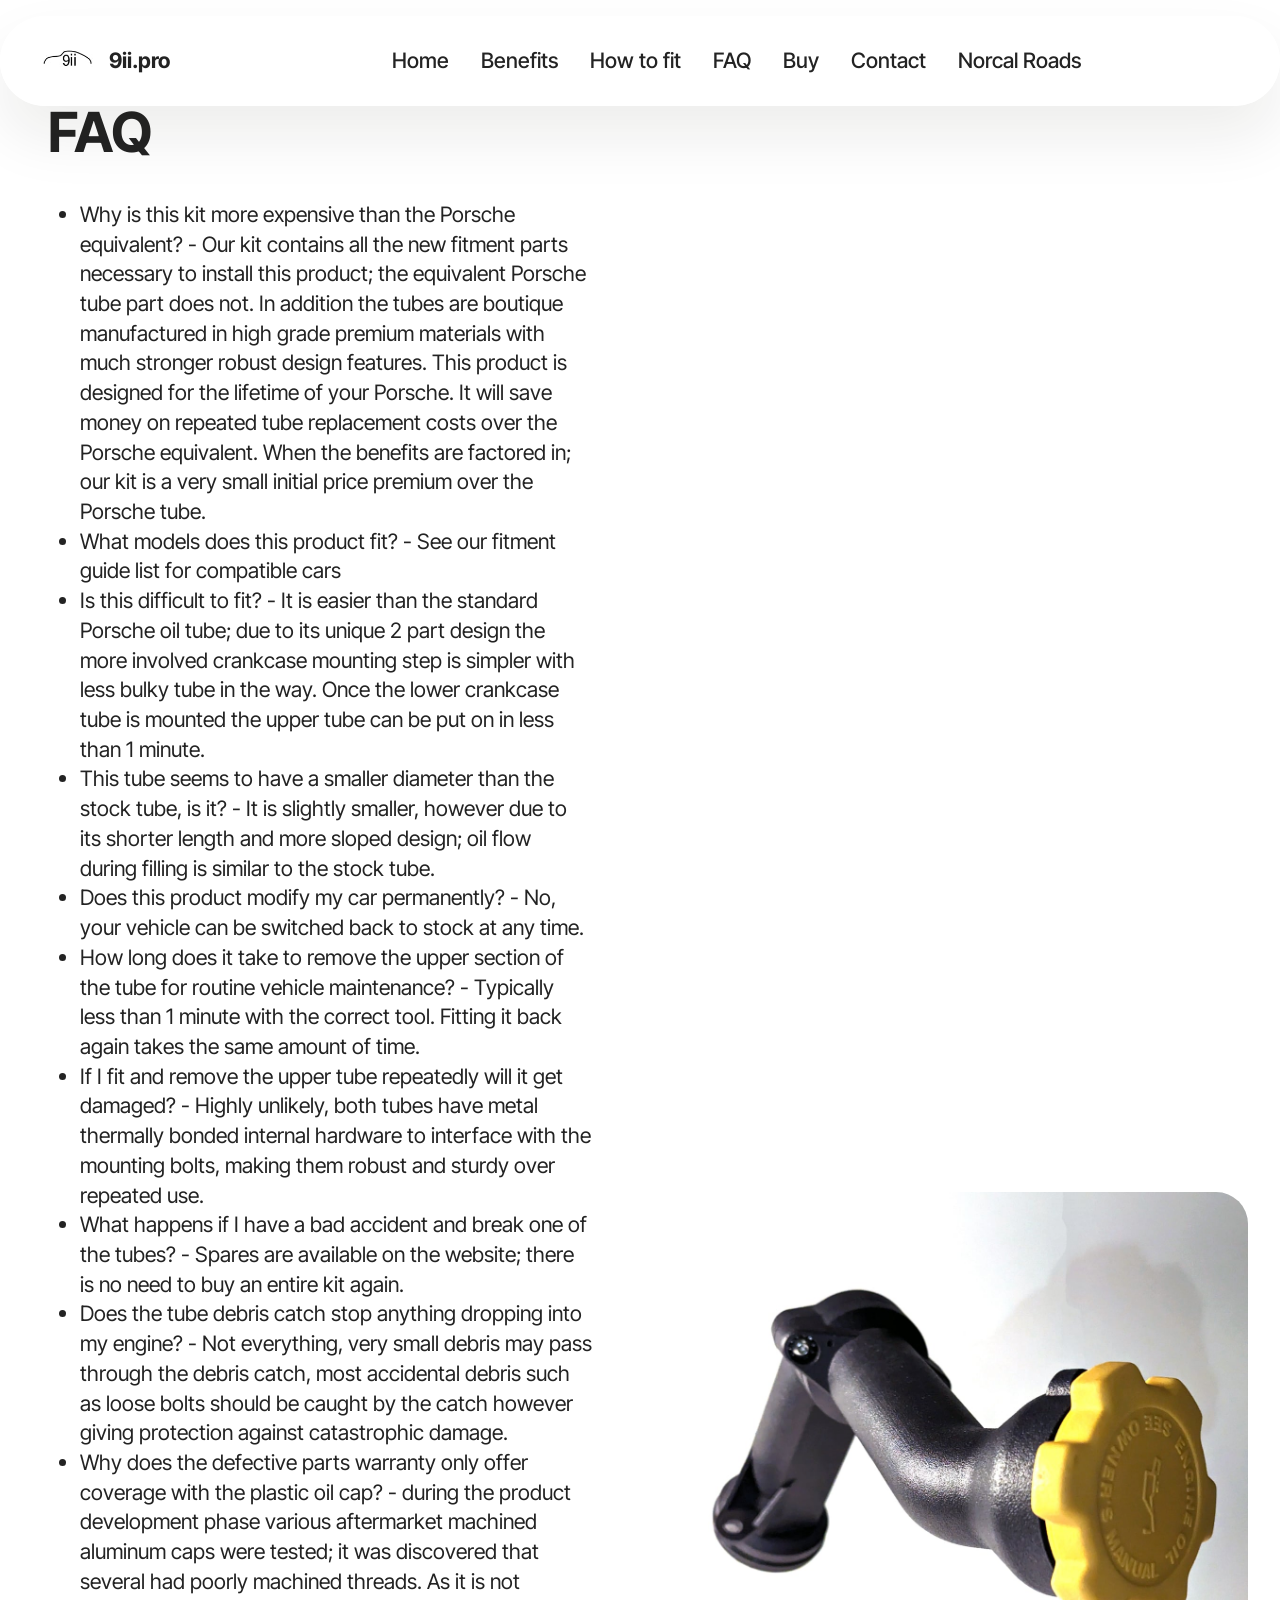
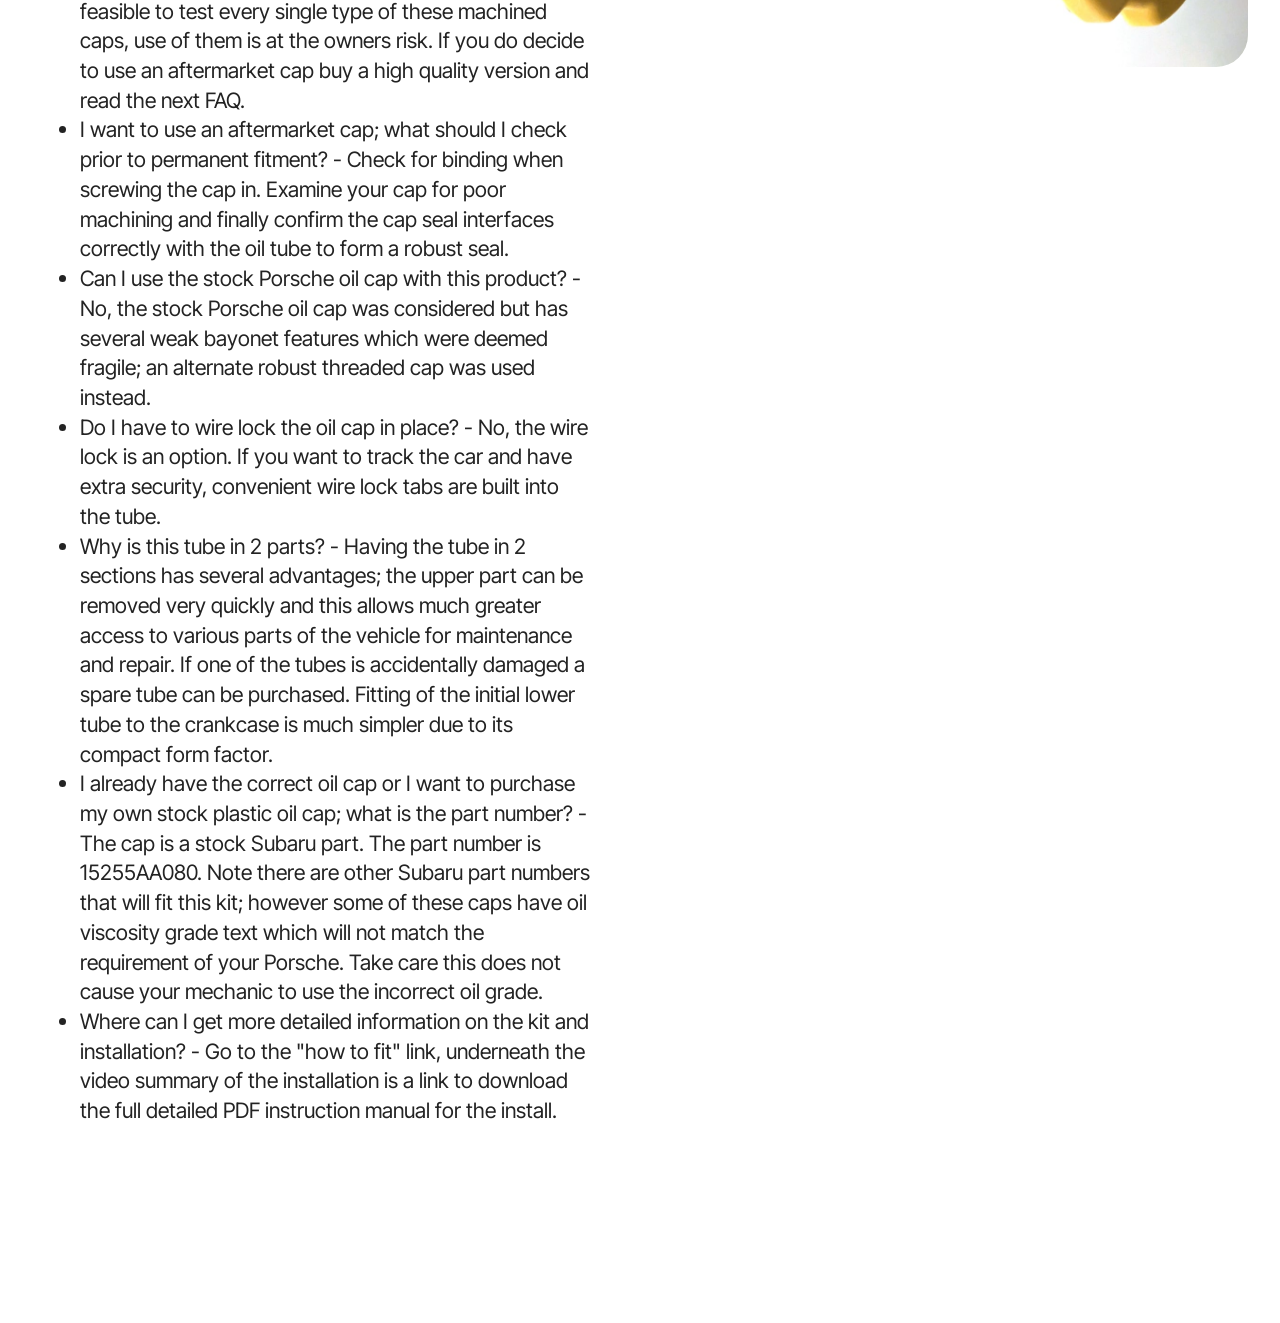
<file: page3.html>
<!DOCTYPE html>
<html  >
<head>
  <!-- Site made with Mobirise Website Builder v6.1.12, https://mobirise.com -->
  <meta charset="UTF-8">
  <meta http-equiv="X-UA-Compatible" content="IE=edge">
  <meta name="generator" content="Mobirise v6.1.12, mobirise.com">
  <meta name="viewport" content="width=device-width, initial-scale=1, minimum-scale=1">
  <link rel="shortcut icon" href="assets/images/november20logo20work20bw20alternate20san20serif20small20crop-96x90.jpg" type="image/x-icon">
  <meta name="description" content="">
  
  
  <title>FAQ</title>
  <link rel="stylesheet" href="assets/web/assets/mobirise-icons2/mobirise2.css">
  <link rel="stylesheet" href="assets/bootstrap/css/bootstrap.min.css">
  <link rel="stylesheet" href="assets/animatecss/animate.css">
  <link rel="stylesheet" href="assets/dropdown/css/style.css">
  <link rel="stylesheet" href="assets/theme/css/style.css">
  <link rel="preload" href="https://fonts.googleapis.com/css?family=Inter+Tight:100,200,300,400,500,600,700,800,900,100i,200i,300i,400i,500i,600i,700i,800i,900i&display=swap" as="style" onload="this.onload=null;this.rel='stylesheet'">
  <noscript><link rel="stylesheet" href="https://fonts.googleapis.com/css?family=Inter+Tight:100,200,300,400,500,600,700,800,900,100i,200i,300i,400i,500i,600i,700i,800i,900i&display=swap"></noscript>
  <link rel="preload" as="style" href="assets/mobirise/css/mbr-additional.css?v=Tn4Loi"><link rel="stylesheet" href="assets/mobirise/css/mbr-additional.css?v=Tn4Loi" type="text/css">

  
  
  
</head>
<body>
  
  <section data-bs-version="5.1" class="menu menu2 cid-tJS6tZXiPa" once="menu" id="menu02-23">
	

	<nav class="navbar navbar-dropdown navbar-fixed-top navbar-expand-lg">
		<div class="container">
			<div class="navbar-brand">
				<span class="navbar-logo">
					<a href="https://mobirise.com">
						<img src="assets/images/november20logo20work20bw20alternate20san20serif20small20crop-96x90.jpg" alt="Mobirise Website Builder" style="height: 3rem;">
					</a>
				</span>
				<span class="navbar-caption-wrap"><a class="navbar-caption text-black text-primary display-4" href="index.html#header05-1">9ii.pro</a></span>
			</div>
			<button class="navbar-toggler" type="button" data-toggle="collapse" data-bs-toggle="collapse" data-target="#navbarSupportedContent" data-bs-target="#navbarSupportedContent" aria-controls="navbarNavAltMarkup" aria-expanded="false" aria-label="Toggle navigation">
				<div class="hamburger">
					<span></span>
					<span></span>
					<span></span>
					<span></span>
				</div>
			</button>
			<div class="collapse navbar-collapse" id="navbarSupportedContent">
				<ul class="navbar-nav nav-dropdown nav-right" data-app-modern-menu="true"><li class="nav-item">
						<a class="nav-link link text-black text-primary display-4" href="index.html">Home</a>
					</li>
					<li class="nav-item">
						<a class="nav-link link text-black text-primary display-4" href="page1.html" aria-expanded="false">Benefits</a>
					</li>
					<li class="nav-item">
						<a class="nav-link link text-black text-primary display-4" href="page2.html">How to fit</a>
					</li><li class="nav-item"><a class="nav-link link text-black text-primary display-4" href="page3.html">FAQ</a></li><li class="nav-item"><a class="nav-link link text-black text-primary display-4" href="page4.html">Buy</a></li><li class="nav-item"><a class="nav-link link text-black text-primary display-4" href="page5.html">Contact</a></li><li class="nav-item"><a class="nav-link link text-black text-primary display-4" href="page6.html">Norcal Roads</a></li></ul>
				
				
			</div>
		</div>
	</nav>
</section>

<section data-bs-version="5.1" class="features12 cid-v8Oo3S6RtF" id="features12-28">

    

    
    
    <div class="container">
        <div class="m-0 row align-items-center">
            <div class="col-12 col-lg">
                <div class="card-wrapper">
                    <div class="card-box">
                        <h4 class="card-title mbr-fonts-style mb-4 display-2">
                            <strong>FAQ</strong></h4>
                        
                        <div class="mbr-text mbr-fonts-style counter-container display-7">
                            <ul>
                                <li>Why is this kit more expensive than the Porsche equivalent? - Our kit contains all the new fitment parts necessary to install this product; the equivalent Porsche tube part does not. In addition the tubes are boutique manufactured in high grade premium materials with much stronger robust design features. This product is designed for the lifetime of your Porsche. It will save money on repeated tube replacement costs over the Porsche equivalent. When the benefits are factored in; our kit is a very small initial price premium over the Porsche tube.
</li><li>What models does this product fit? - See our fitment guide list for compatible cars
</li><li>Is this difficult to fit? - It is easier than the standard Porsche oil tube; due to its unique 2 part design the more involved crankcase mounting step is simpler with less bulky tube in the way. Once the lower crankcase tube is mounted the upper tube can be put on in less than 1 minute.
</li><li>This tube seems to have a smaller diameter than the stock tube, is it? - It is slightly smaller, however due to its shorter length and more sloped design; oil flow during filling is similar to the stock tube.
</li><li>Does this product modify my car permanently? - No, your vehicle can be switched back to stock at any time.
</li><li>How long does it take to remove the upper section of the tube for routine vehicle maintenance? - Typically less than 1 minute with the correct tool. Fitting it back again takes the same amount of time.
</li><li>If I fit and remove the upper tube repeatedly will it get damaged? - Highly unlikely, both tubes have metal thermally bonded internal hardware to interface with the mounting bolts, making them robust and sturdy over repeated use.
</li><li>What happens if I have a bad accident and break one of the tubes? - Spares are available on the website; there is no need to buy an entire kit again.
</li><li>Does the tube debris catch stop anything dropping into my engine? - Not everything, very small debris may pass through the debris catch, most accidental debris such as loose bolts should be caught by the catch however giving protection against catastrophic damage.
</li><li>Why does the defective parts warranty only offer coverage with the plastic oil cap? - during the product development phase various aftermarket machined aluminum caps were tested; it was discovered that several had poorly machined threads. As it is not feasible to test every single type of these machined caps, use of them is at the owners risk. If you do decide to use an aftermarket cap buy a high quality version and read the next FAQ.
</li><li>I want to use an aftermarket cap; what should I check prior to permanent fitment? - Check for binding when screwing the cap in. Examine your cap for poor machining and finally confirm the cap seal interfaces correctly with the oil tube to form a robust seal.
</li><li>Can I use the stock Porsche oil cap with this product? - No, the stock Porsche oil cap was considered but has several weak bayonet features which were deemed fragile; an alternate robust threaded cap was used instead.
</li><li>Do I have to wire lock the oil cap in place? - No, the wire lock is an option. If you want to track the car and have extra security, convenient wire lock tabs are built into the tube.
</li><li>Why is this tube in 2 parts? - Having the tube in 2 sections has several advantages; the upper part can be removed very quickly and this allows much greater access to various parts of the vehicle for maintenance and repair. If one of the tubes is accidentally damaged a spare tube can be purchased. Fitting of the initial lower tube to the crankcase is much simpler due to its compact form factor.
</li><li>I already have the correct oil cap or I want to purchase my own stock plastic oil cap; what is the part number? - The cap is a stock Subaru part. The part number is 15255AA080. Note there are other Subaru part numbers that will fit this kit; however some of these caps have oil viscosity grade text which will not match the requirement of your Porsche. Take care this does not cause your mechanic to use the incorrect oil grade.
</li><li>Where can I get more detailed information on the kit and installation? - Go to the "how to fit" link, underneath the video summary of the installation is a link to download the full detailed PDF instruction manual for the install.</li>
                            </ul>
                        </div>
                        
                    </div>
                </div>
            </div>
            <div class="p-0 col-12 col-lg-6 md-pb">
                <div class="image-wrapper">
                    <img src="assets/images/pxl-20231126-0034273202-1288x1005.jpg" alt="Mobirise Website Builder">
                </div>
            </div>
        </div>
    </div>
</section><section class="display-7" style="padding: 0;align-items: center;justify-content: center;flex-wrap: wrap;    align-content: center;display: flex;position: relative;height: 4rem;"><a href="https://mobiri.se/4440794" style="flex: 1 1;height: 4rem;position: absolute;width: 100%;z-index: 1;"><img alt="" style="height: 4rem;" src="[data-uri]"></a><p style="margin: 0;text-align: center;" class="display-7">&#8204;</p><a style="z-index:1" href="https://mobirise.com/drag-drop-website-builder.html">Drag and Drop Website Builder</a></section><script src="assets/bootstrap/js/bootstrap.bundle.min.js"></script>  <script src="assets/smoothscroll/smooth-scroll.js"></script>  <script src="assets/ytplayer/index.js"></script>  <script src="assets/dropdown/js/navbar-dropdown.js"></script>  <script src="assets/theme/js/script.js"></script>  
  
  
  <input name="animation" type="hidden">
  </body>
</html>
</file>
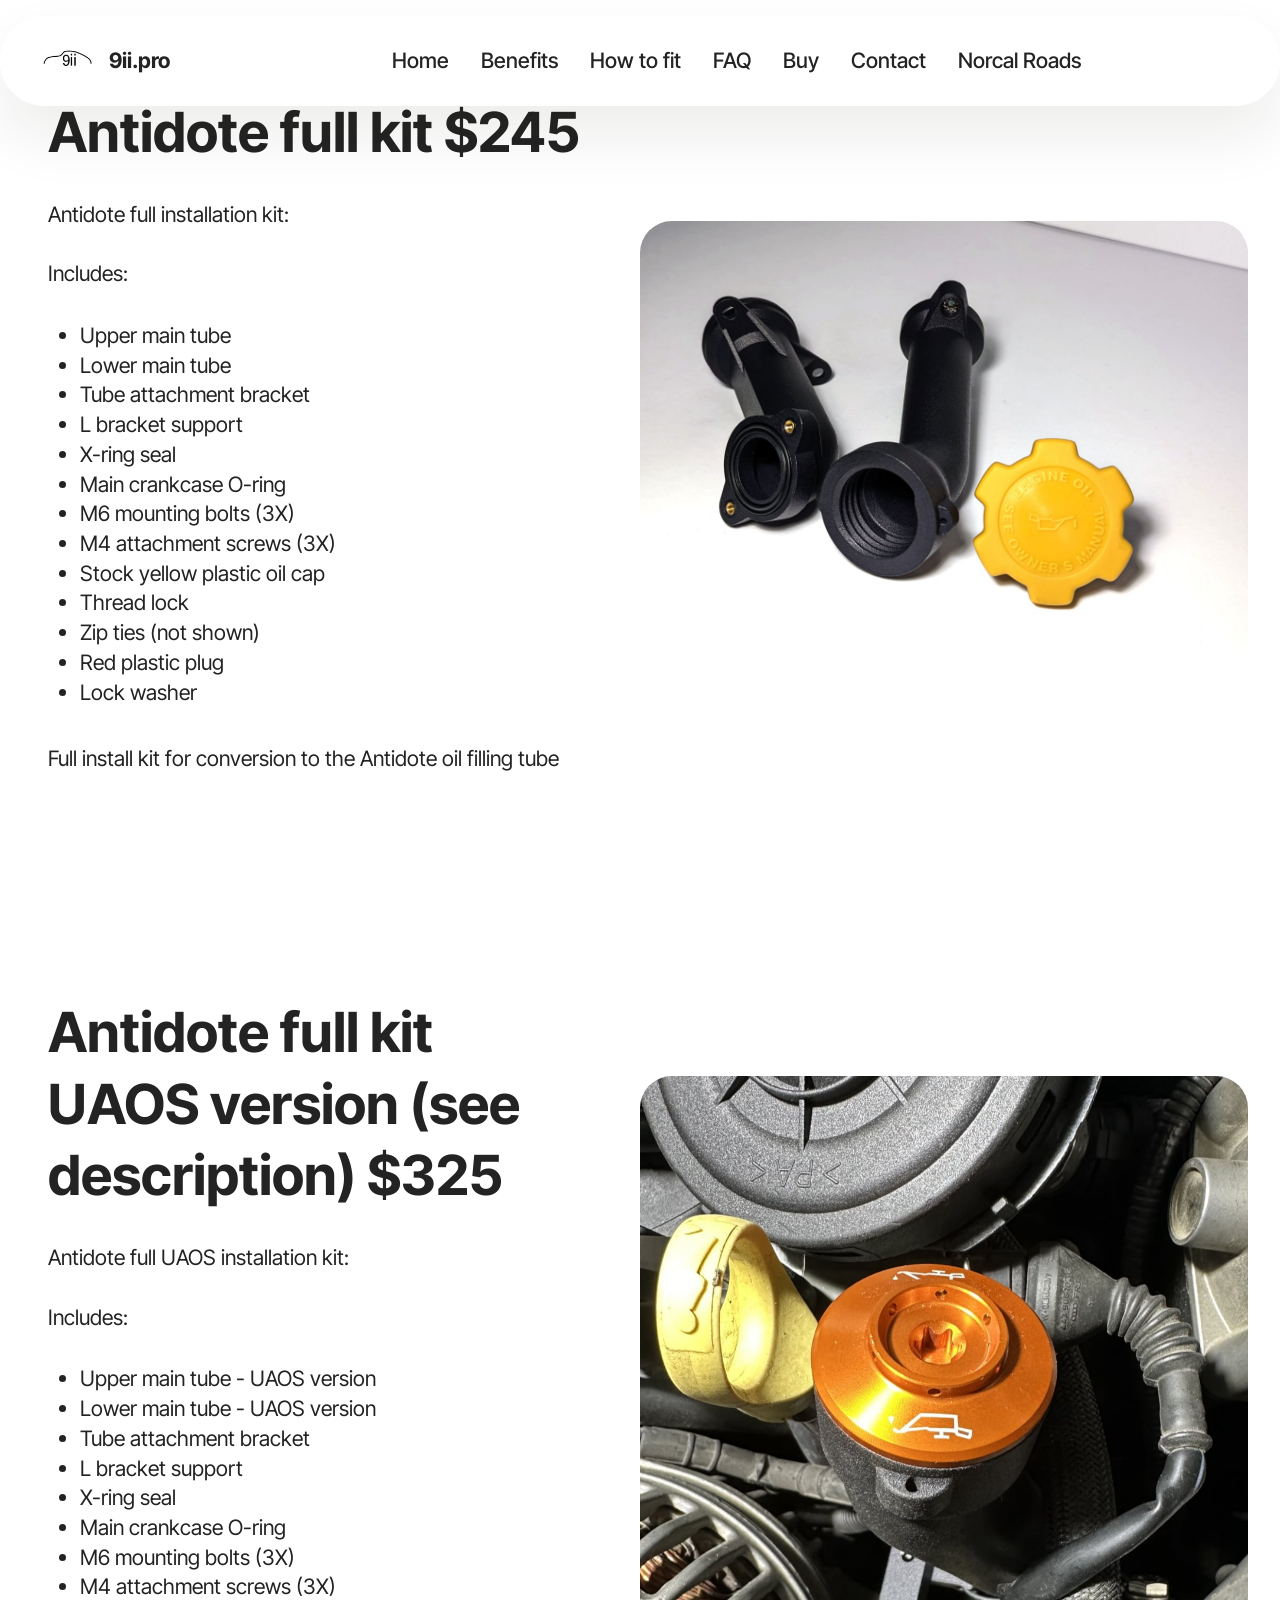
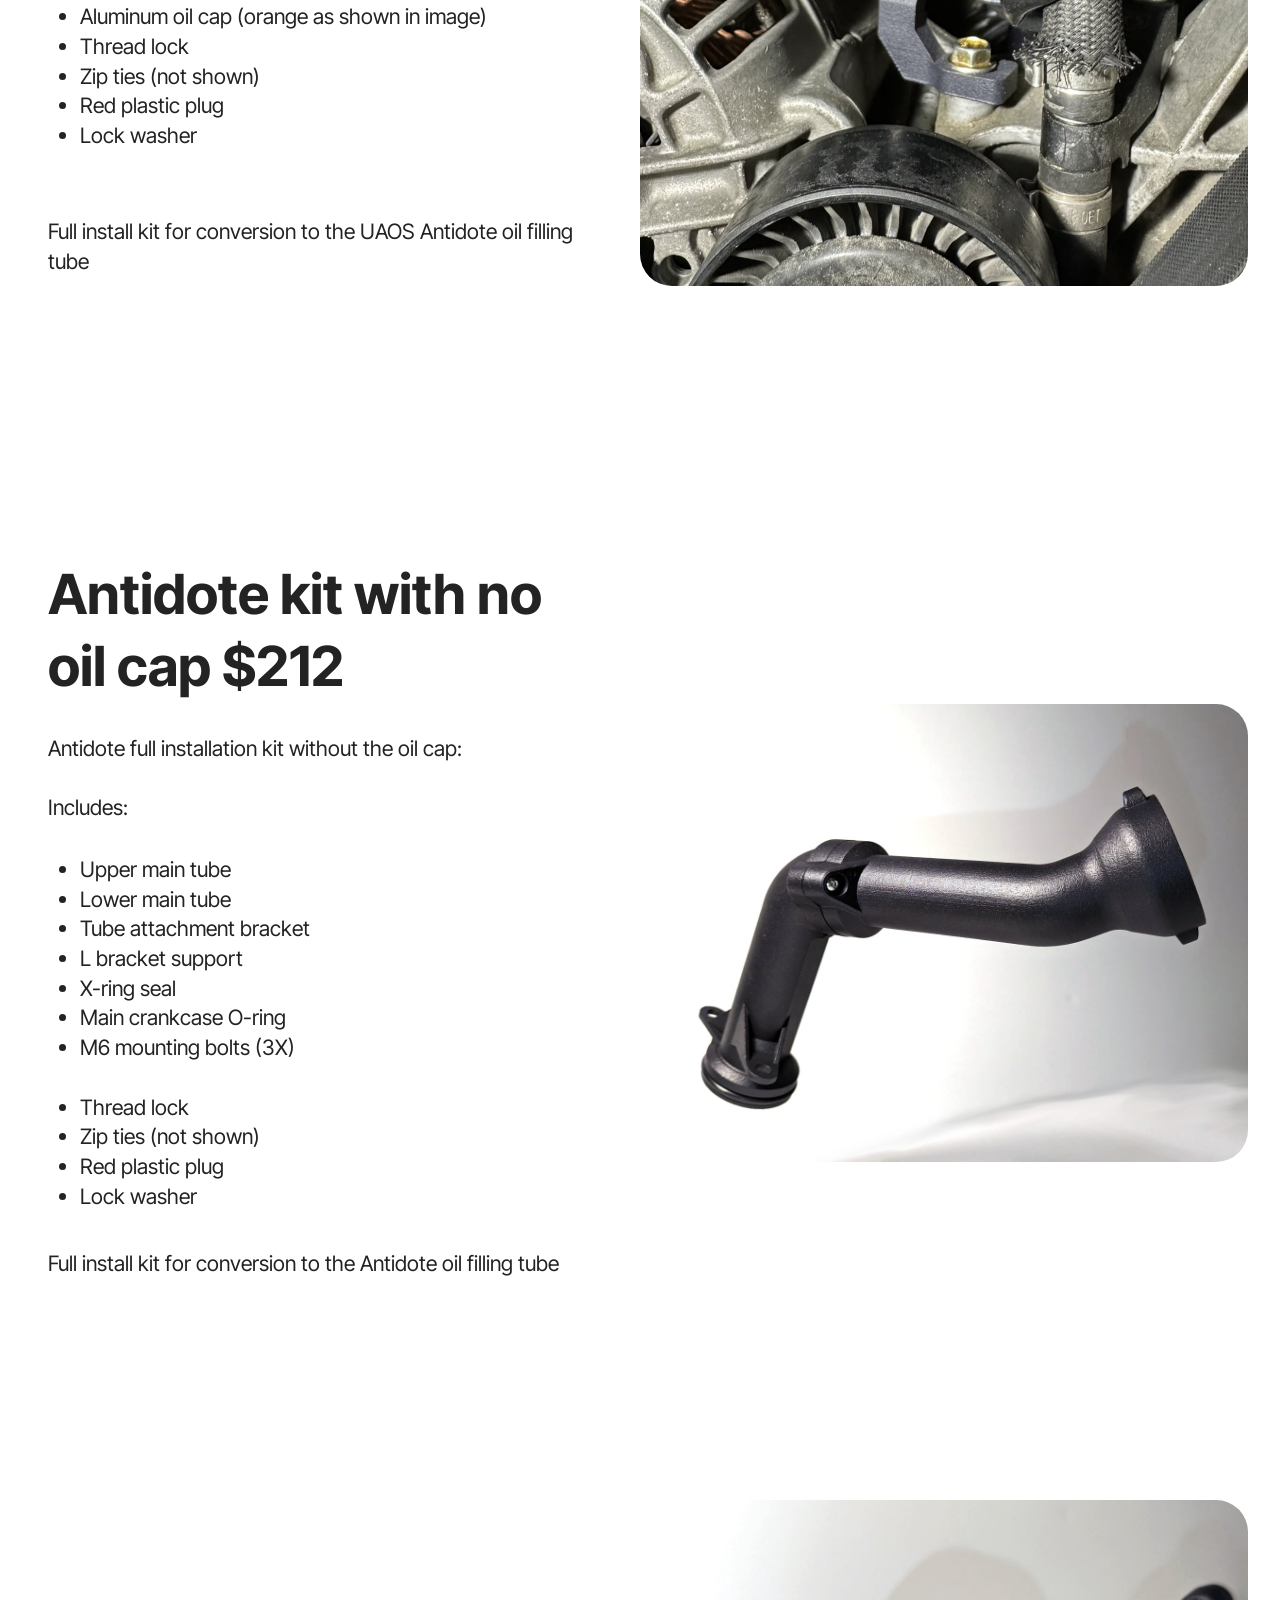
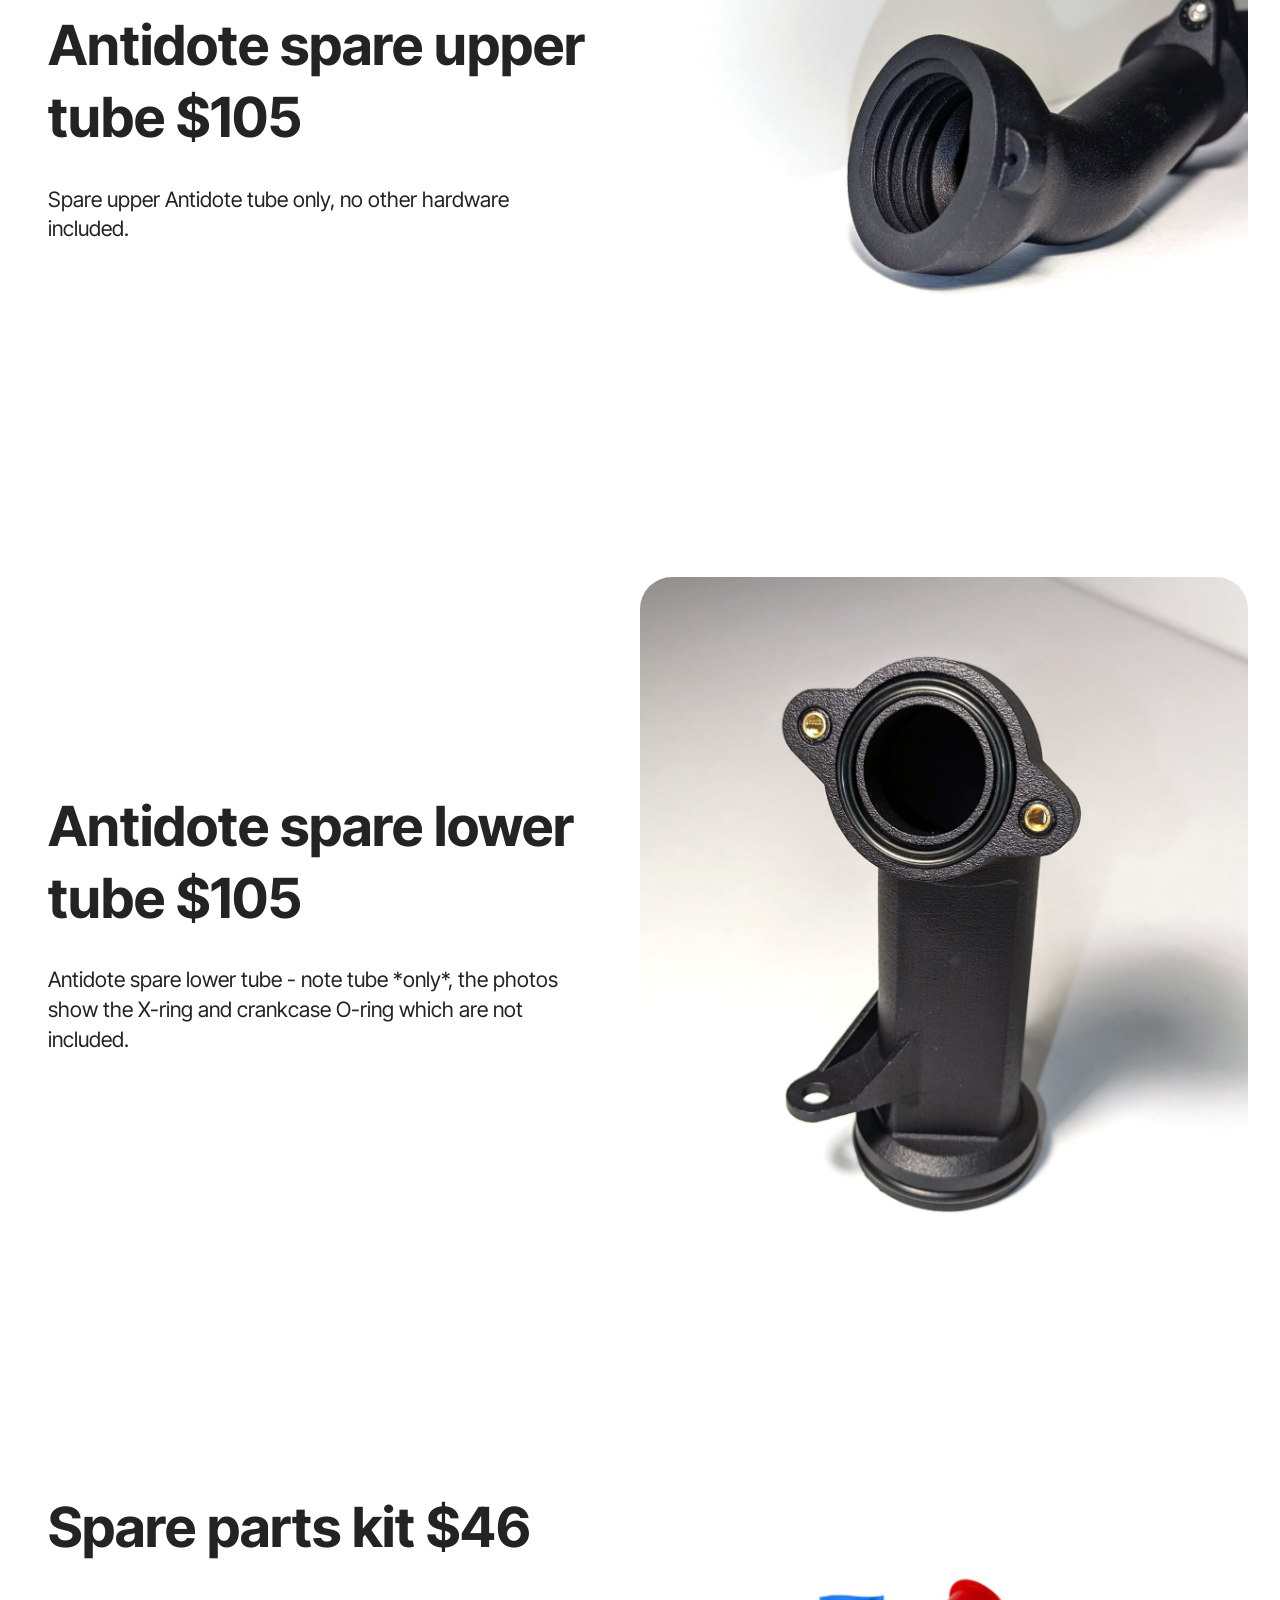
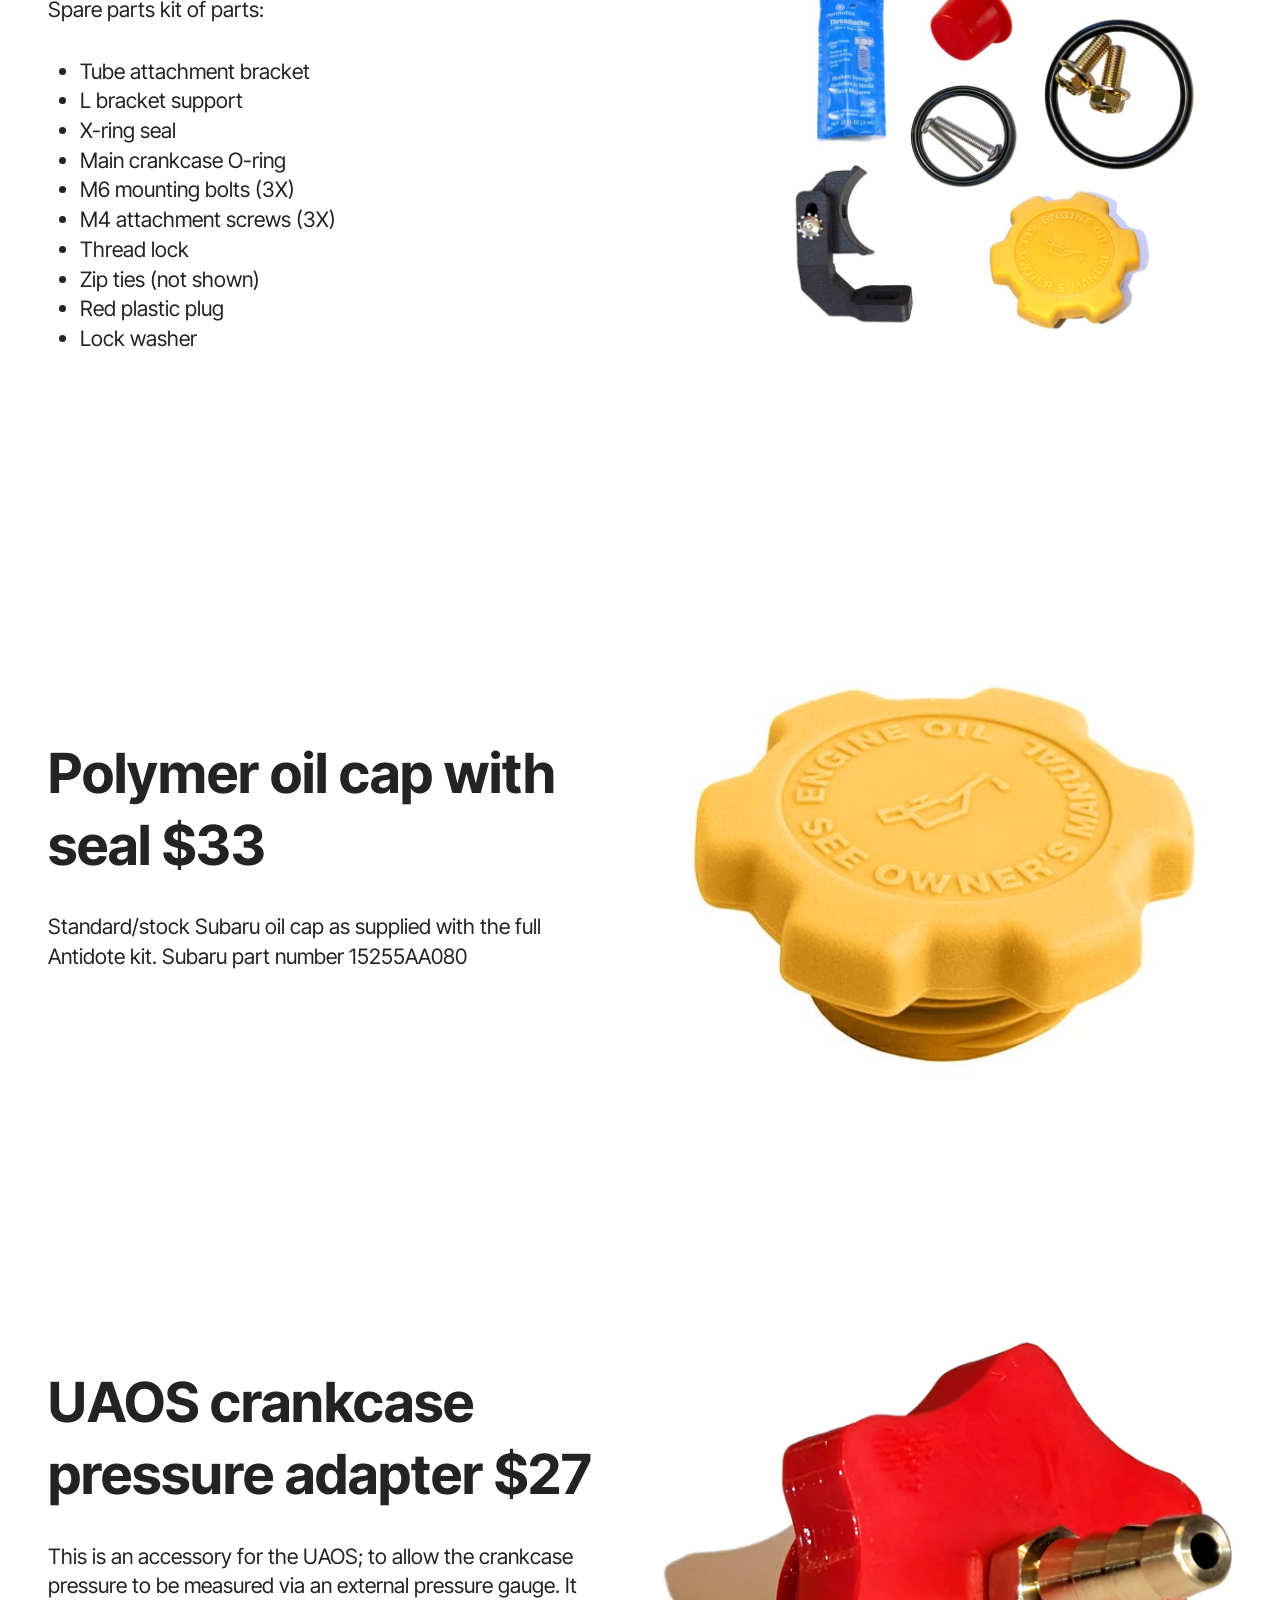
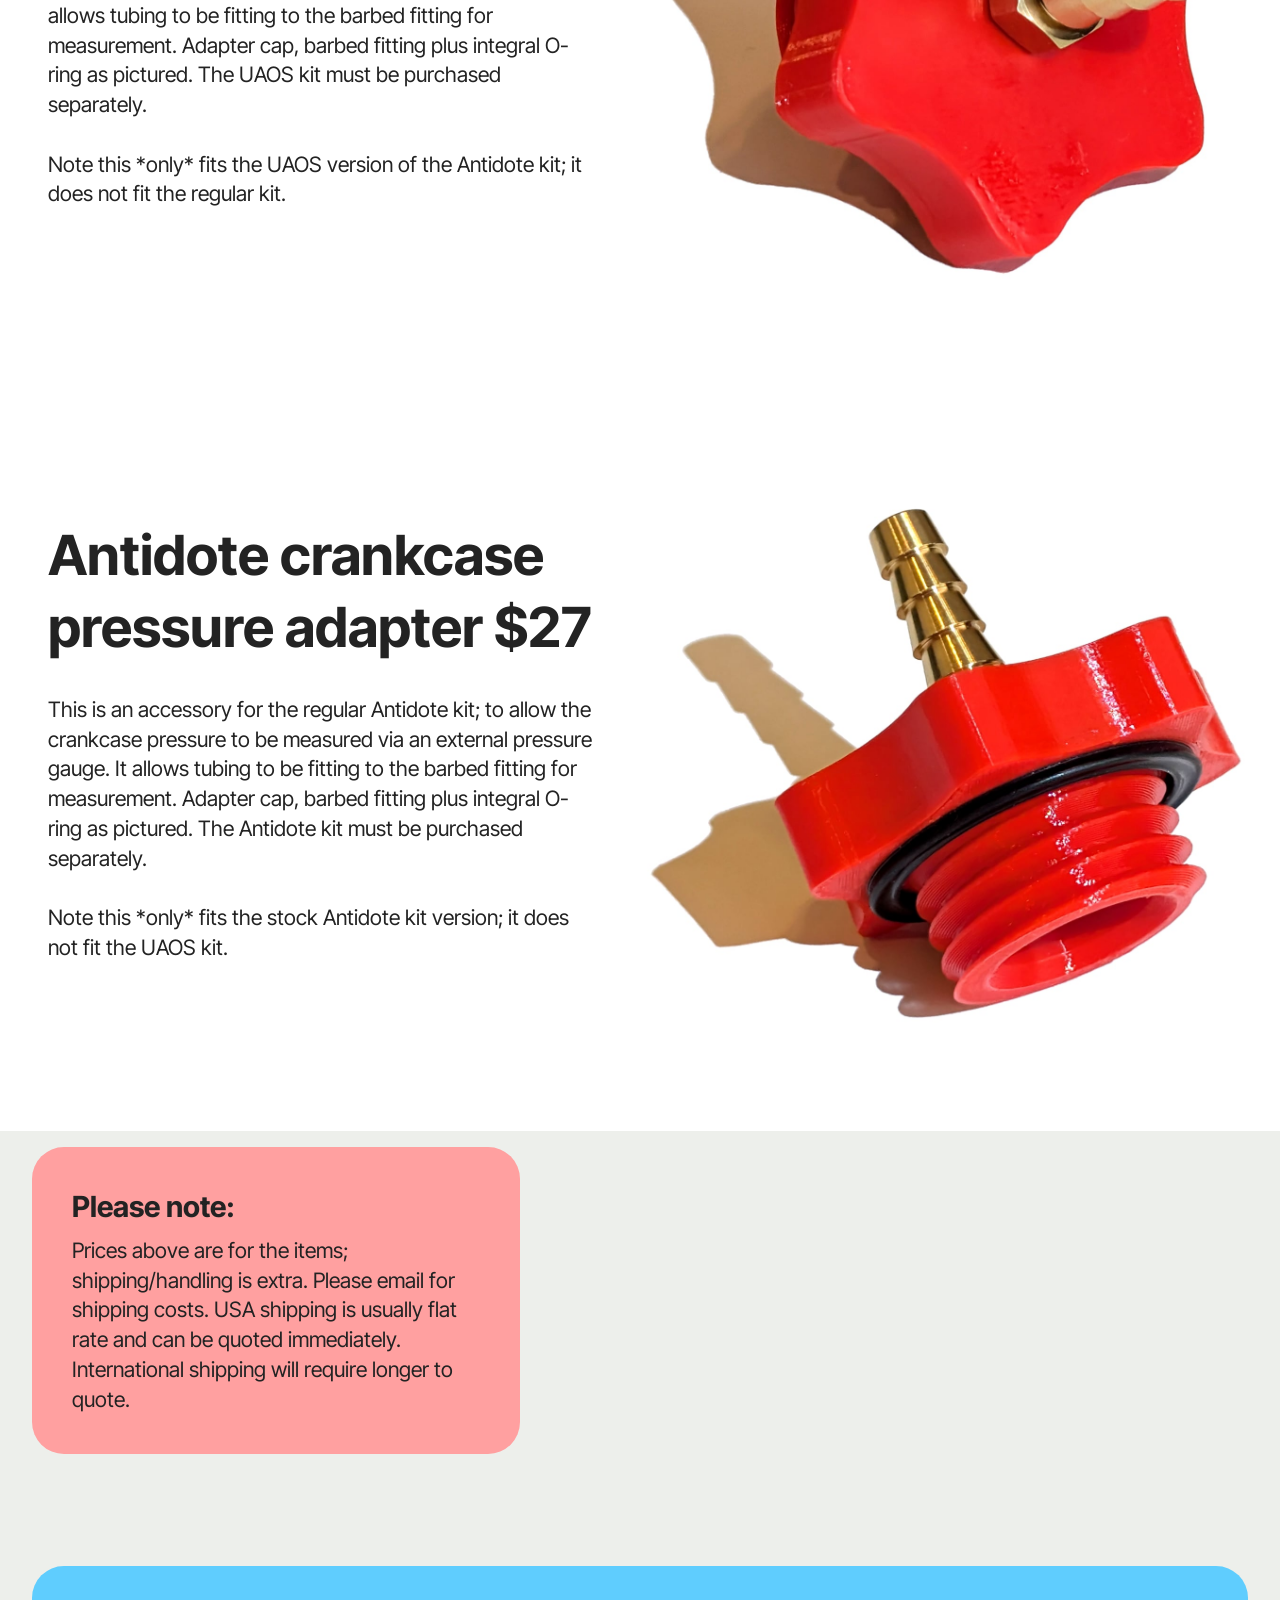
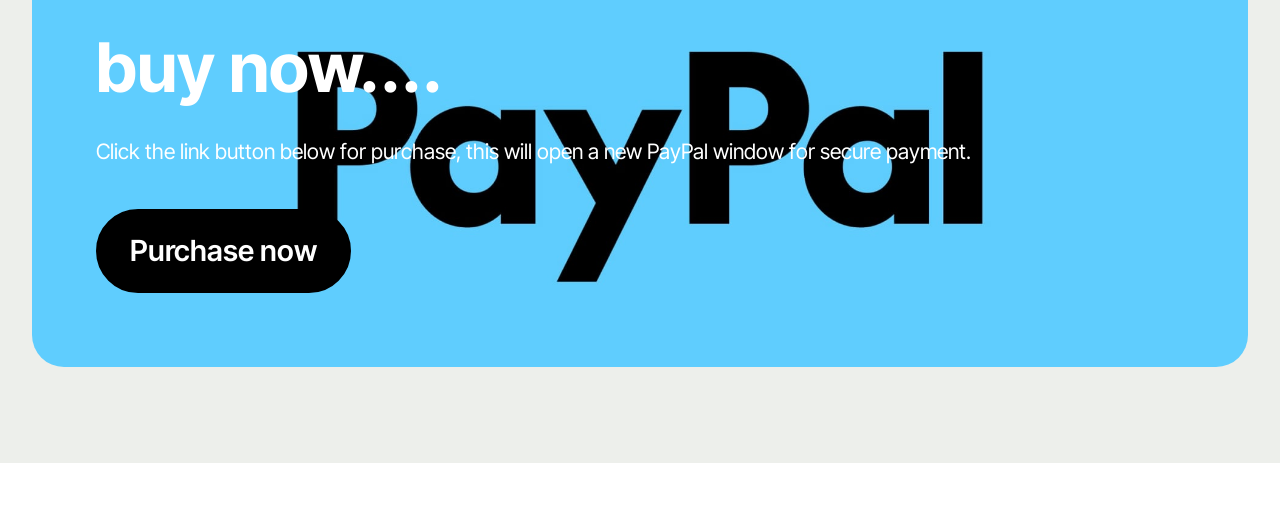
<file: page4.html>
<!DOCTYPE html>
<html  >
<head>
  <!-- Site made with Mobirise Website Builder v6.1.12, https://mobirise.com -->
  <meta charset="UTF-8">
  <meta http-equiv="X-UA-Compatible" content="IE=edge">
  <meta name="generator" content="Mobirise v6.1.12, mobirise.com">
  <meta name="viewport" content="width=device-width, initial-scale=1, minimum-scale=1">
  <link rel="shortcut icon" href="assets/images/november20logo20work20bw20alternate20san20serif20small20crop-96x90.jpg" type="image/x-icon">
  <meta name="description" content="">
  
  
  <title>Buy</title>
  <link rel="stylesheet" href="assets/web/assets/mobirise-icons2/mobirise2.css">
  <link rel="stylesheet" href="assets/bootstrap/css/bootstrap.min.css">
  <link rel="stylesheet" href="assets/animatecss/animate.css">
  <link rel="stylesheet" href="assets/dropdown/css/style.css">
  <link rel="stylesheet" href="assets/theme/css/style.css">
  <link rel="preload" href="https://fonts.googleapis.com/css?family=Inter+Tight:100,200,300,400,500,600,700,800,900,100i,200i,300i,400i,500i,600i,700i,800i,900i&display=swap" as="style" onload="this.onload=null;this.rel='stylesheet'">
  <noscript><link rel="stylesheet" href="https://fonts.googleapis.com/css?family=Inter+Tight:100,200,300,400,500,600,700,800,900,100i,200i,300i,400i,500i,600i,700i,800i,900i&display=swap"></noscript>
  <link rel="preload" as="style" href="assets/mobirise/css/mbr-additional.css?v=K45Cl3"><link rel="stylesheet" href="assets/mobirise/css/mbr-additional.css?v=K45Cl3" type="text/css">

  
  
  
</head>
<body>
  
  <section data-bs-version="5.1" class="menu menu2 cid-tJS6tZXiPa" once="menu" id="menu02-29">
	

	<nav class="navbar navbar-dropdown navbar-fixed-top navbar-expand-lg">
		<div class="container">
			<div class="navbar-brand">
				<span class="navbar-logo">
					<a href="https://mobirise.com">
						<img src="assets/images/november20logo20work20bw20alternate20san20serif20small20crop-96x90.jpg" alt="Mobirise Website Builder" style="height: 3rem;">
					</a>
				</span>
				<span class="navbar-caption-wrap"><a class="navbar-caption text-black text-primary display-4" href="index.html#header05-1">9ii.pro</a></span>
			</div>
			<button class="navbar-toggler" type="button" data-toggle="collapse" data-bs-toggle="collapse" data-target="#navbarSupportedContent" data-bs-target="#navbarSupportedContent" aria-controls="navbarNavAltMarkup" aria-expanded="false" aria-label="Toggle navigation">
				<div class="hamburger">
					<span></span>
					<span></span>
					<span></span>
					<span></span>
				</div>
			</button>
			<div class="collapse navbar-collapse" id="navbarSupportedContent">
				<ul class="navbar-nav nav-dropdown nav-right" data-app-modern-menu="true"><li class="nav-item">
						<a class="nav-link link text-black text-primary display-4" href="index.html">Home</a>
					</li>
					<li class="nav-item">
						<a class="nav-link link text-black text-primary display-4" href="page1.html" aria-expanded="false">Benefits</a>
					</li>
					<li class="nav-item">
						<a class="nav-link link text-black text-primary display-4" href="page2.html">How to fit</a>
					</li><li class="nav-item"><a class="nav-link link text-black text-primary display-4" href="page3.html">FAQ</a></li><li class="nav-item"><a class="nav-link link text-black text-primary display-4" href="page4.html">Buy</a></li><li class="nav-item"><a class="nav-link link text-black text-primary display-4" href="page5.html">Contact</a></li><li class="nav-item"><a class="nav-link link text-black text-primary display-4" href="page6.html">Norcal Roads</a></li></ul>
				
				
			</div>
		</div>
	</nav>
</section>

<section data-bs-version="5.1" class="features12 cid-v8OscRwLor" id="features12-2a">

    

    
    
    <div class="container">
        <div class="m-0 row align-items-center">
            <div class="col-12 col-lg">
                <div class="card-wrapper">
                    <div class="card-box">
                        <h4 class="card-title mbr-fonts-style mb-4 display-2"><strong>Antidote full kit $245</strong></h4>
                        <p class="mbr-text mbr-fonts-style mb-4 display-7">Antidote full installation kit:
<br>
<br>Includes:</p>
                        <div class="mbr-text mbr-fonts-style counter-container display-7">
                            <ul>
                                <li>Upper main tube</li><li>Lower main tube</li><li>Tube attachment bracket</li><li>L bracket support</li><li>X-ring seal</li><li>Main crankcase O-ring</li><li>M6 mounting bolts (3X)</li><li>M4 attachment screws (3X)</li><li>Stock yellow plastic oil cap</li><li>Thread lock</li><li>Zip ties (not shown)</li><li>Red plastic plug</li><li>Lock washer</li></ul><div>Full install kit for conversion to the Antidote oil filling tube</div><div><br></div><div>
</div><div>
</div><div>
</div><div>
</div><div>
</div><div>
</div><div>
</div><div>
</div><div>
</div><div>
</div><div>
</div><div>
</div><div>
</div><div>
</div><div>
</div><div>
</div><div>
</div><div>
</div><div>
</div><div>
</div><div>
</div><div>
</div><div>
</div><div>
</div><div>
</div><div>
</div><div>
</div><div>
</div><div>
</div><div>
</div><div>
</div><div>
</div><div>
</div><div>
</div><div>
</div><div>
</div><div>
</div><div>
</div><div>
</div><div>
</div><div>
</div><div>
</div><div>
</div><div>
</div>
                        </div>
                        
                    </div>
                </div>
            </div>
            <div class="p-0 col-12 col-lg-6 md-pb">
                <div class="image-wrapper">
                    <img src="assets/images/pxl-20231126-5104262-1288x970.jpg" alt="Mobirise Website Builder">
                </div>
            </div>
        </div>
    </div>
</section>

<section data-bs-version="5.1" class="features12 cid-v8OtSJZbKS" id="features12-2b">

    

    
    
    <div class="container">
        <div class="m-0 row align-items-center">
            <div class="col-12 col-lg">
                <div class="card-wrapper">
                    <div class="card-box">
                        <h4 class="card-title mbr-fonts-style mb-4 display-2"><strong>Antidote full kit UAOS version (see description) $325</strong></h4>
                        <p class="mbr-text mbr-fonts-style mb-4 display-7">Antidote full UAOS installation kit:
<br>
<br>Includes:</p>
                        <div class="mbr-text mbr-fonts-style counter-container display-7">
                            <ul>
                                <li>Upper main tube - UAOS version</li><li>Lower main tube - UAOS version</li><li>Tube attachment bracket</li><li>L bracket support</li><li>X-ring seal</li><li>Main crankcase O-ring</li><li>M6 mounting bolts (3X)</li><li>M4 attachment screws (3X)</li><li>Aluminum oil cap (orange as shown in image)</li><li>Thread lock</li><li>Zip ties (not shown)</li><li>Red plastic plug</li><li>Lock washer</li><li>UAOS website link click here: <a href="http://www.ultimateaos.com/" class="text-primary" target="_blank"><strong>LINK</strong></a></li></ul><div>Full install kit for conversion to the UAOS Antidote oil filling tube</div><div><br></div><div><br></div><div><br></div><div>
</div><div>
</div><div>
</div><div>
</div><div>
</div><div>
</div><div>
</div><div>
</div><div>
</div><div>
</div><div>
</div><div>
</div><div>
</div><div>
</div><div>
</div><div>
</div><div>
</div><div>
</div><div>
</div><div>
</div><div>
</div><div>
</div><div>
</div><div>
</div><div>
</div><div>
</div><div>
</div><div>
</div><div>
</div><div>
</div><div>
</div><div>
</div><div>
</div><div>
</div><div>
</div><div>
</div><div>
</div><div>
</div><div>
</div><div>
</div><div>
</div><div>
</div><div>
</div><div>
</div>
                        </div>
                        
                    </div>
                </div>
            </div>
            <div class="p-0 col-12 col-lg-6 md-pb">
                <div class="image-wrapper">
                    <img src="assets/images/oil20filler20image201-1288x1717.jpeg" alt="Mobirise Website Builder">
                </div>
            </div>
        </div>
    </div>
</section>

<section data-bs-version="5.1" class="features12 cid-v8OxAnWjQC" id="features12-2c">

    

    
    
    <div class="container">
        <div class="m-0 row align-items-center">
            <div class="col-12 col-lg">
                <div class="card-wrapper">
                    <div class="card-box">
                        <h4 class="card-title mbr-fonts-style mb-4 display-2"><strong>Antidote kit with no oil cap $212</strong></h4>
                        <p class="mbr-text mbr-fonts-style mb-4 display-7">Antidote full installation kit without the oil cap:<br>
<br>Includes:</p>
                        <div class="mbr-text mbr-fonts-style counter-container display-7">
                            <ul>
                                <li>Upper main tube</li><li>Lower main tube</li><li>Tube attachment bracket</li><li>L bracket support</li><li>X-ring seal</li><li>Main crankcase O-ring</li><li>M6 mounting bolts (3X)</li><li>M4 attachment screws (3X)</li><li>Thread lock</li><li>Zip ties (not shown)</li><li>Red plastic plug</li><li>Lock washer</li></ul><div>Full install kit for conversion to the Antidote oil filling tube</div><div><br></div><div>
</div><div>
</div><div>
</div><div>
</div><div>
</div><div>
</div><div>
</div><div>
</div><div>
</div><div>
</div><div>
</div><div>
</div><div>
</div><div>
</div><div>
</div><div>
</div><div>
</div><div>
</div><div>
</div><div>
</div><div>
</div><div>
</div><div>
</div><div>
</div><div>
</div><div>
</div><div>
</div><div>
</div><div>
</div><div>
</div><div>
</div><div>
</div><div>
</div><div>
</div><div>
</div><div>
</div><div>
</div><div>
</div><div>
</div><div>
</div><div>
</div><div>
</div><div>
</div><div>
</div>
                        </div>
                        
                    </div>
                </div>
            </div>
            <div class="p-0 col-12 col-lg-6 md-pb">
                <div class="image-wrapper">
                    <img src="assets/images/pxl-20231126-0031467442-1288x970.jpg" alt="Mobirise Website Builder">
                </div>
            </div>
        </div>
    </div>
</section>

<section data-bs-version="5.1" class="features12 cid-v8Oye9DrrJ" id="features12-2d">

    

    
    
    <div class="container">
        <div class="m-0 row align-items-center">
            <div class="col-12 col-lg">
                <div class="card-wrapper">
                    <div class="card-box">
                        <h4 class="card-title mbr-fonts-style mb-4 display-2"><strong>Antidote spare upper tube $105</strong></h4>
                        <p class="mbr-text mbr-fonts-style mb-4 display-7">Spare upper Antidote tube only, no other hardware included.</p>
                        
                        
                    </div>
                </div>
            </div>
            <div class="p-0 col-12 col-lg-6 md-pb">
                <div class="image-wrapper">
                    <img src="assets/images/pxl-20231126-0023415412-1288x1028.jpg" alt="Mobirise Website Builder">
                </div>
            </div>
        </div>
    </div>
</section>

<section data-bs-version="5.1" class="features12 cid-v8OyNUgpBN" id="features12-2e">

    

    
    
    <div class="container">
        <div class="m-0 row align-items-center">
            <div class="col-12 col-lg">
                <div class="card-wrapper">
                    <div class="card-box">
                        <h4 class="card-title mbr-fonts-style mb-4 display-2"><strong>Antidote spare lower tube $105</strong></h4>
                        <p class="mbr-text mbr-fonts-style mb-4 display-7">Antidote spare lower tube - note tube *only*, the photos show the X-ring and crankcase O-ring which are not included.</p>
                        
                        
                    </div>
                </div>
            </div>
            <div class="p-0 col-12 col-lg-6 md-pb">
                <div class="image-wrapper">
                    <img src="assets/images/pxl-20231126-4814654-1288x1529.jpg" alt="Mobirise Website Builder">
                </div>
            </div>
        </div>
    </div>
</section>

<section data-bs-version="5.1" class="features12 cid-v8Oz9LlPBQ" id="features12-2f">

    

    
    
    <div class="container">
        <div class="m-0 row align-items-center">
            <div class="col-12 col-lg">
                <div class="card-wrapper">
                    <div class="card-box">
                        <h4 class="card-title mbr-fonts-style mb-4 display-2"><strong>Spare parts kit $46</strong></h4>
                        <p class="mbr-text mbr-fonts-style mb-4 display-7">Spare parts kit of parts:</p>
                        <div class="mbr-text mbr-fonts-style counter-container display-7">
                            <ul>
                                <li>Tube attachment bracket</li><li>L bracket support</li><li>X-ring seal</li><li>Main crankcase O-ring</li><li>M6 mounting bolts (3X)</li><li>M4 attachment screws (3X)</li><li>Thread lock</li><li>Zip ties (not shown)</li><li>Red plastic plug</li><li>Lock washer</li></ul><div><br></div><div>
</div><div>
</div><div>
</div><div>
</div><div>
</div><div>
</div><div>
</div><div>
</div><div>
</div><div>
</div><div>
</div><div>
</div><div>
</div><div>
</div><div>
</div><div>
</div><div>
</div><div>
</div><div>
</div><div>
</div><div>
</div><div>
</div><div>
</div><div>
</div><div>
</div><div>
</div><div>
</div><div>
</div><div>
</div><div>
</div><div>
</div><div>
</div><div>
</div><div>
</div><div>
</div><div>
</div><div>
</div><div>
</div><div>
</div><div>
</div><div>
</div><div>
</div><div>
</div><div>
</div>
                        </div>
                        
                    </div>
                </div>
            </div>
            <div class="p-0 col-12 col-lg-6 md-pb">
                <div class="image-wrapper">
                    <img src="assets/images/kit20main20parts20compilation20with20bracket-1288x859.jpeg" alt="Mobirise Website Builder">
                </div>
            </div>
        </div>
    </div>
</section>

<section data-bs-version="5.1" class="features12 cid-v8OzMrxwPi" id="features12-2g">

    

    
    
    <div class="container">
        <div class="m-0 row align-items-center">
            <div class="col-12 col-lg">
                <div class="card-wrapper">
                    <div class="card-box">
                        <h4 class="card-title mbr-fonts-style mb-4 display-2"><strong>Polymer oil cap with seal $33</strong></h4>
                        <p class="mbr-text mbr-fonts-style mb-4 display-7">Standard/stock Subaru oil cap as supplied with the full Antidote kit. Subaru part number 15255AA080</p>
                        
                        
                    </div>
                </div>
            </div>
            <div class="p-0 col-12 col-lg-6 md-pb">
                <div class="image-wrapper">
                    <img src="assets/images/oil20cap20plastic20stock2015255aa080-587x498.jpg" alt="Mobirise Website Builder">
                </div>
            </div>
        </div>
    </div>
</section>

<section data-bs-version="5.1" class="features12 cid-v8OA6oZmjL" id="features12-2h">

    

    
    
    <div class="container">
        <div class="m-0 row align-items-center">
            <div class="col-12 col-lg">
                <div class="card-wrapper">
                    <div class="card-box">
                        <h4 class="card-title mbr-fonts-style mb-4 display-2"><strong>UAOS crankcase pressure adapter $27</strong></h4>
                        <p class="mbr-text mbr-fonts-style mb-4 display-7">This is an accessory for the UAOS; to allow the crankcase pressure to be measured via an external pressure gauge. It allows tubing to be fitting to the barbed fitting for measurement. Adapter cap, barbed fitting plus integral O-ring as pictured. The UAOS kit must be purchased separately.
<br><br>Note this *only* fits the UAOS version of the Antidote kit; it does not fit the regular kit.</p>
                        
                        
                    </div>
                </div>
            </div>
            <div class="p-0 col-12 col-lg-6 md-pb">
                <div class="image-wrapper">
                    <img src="assets/images/vac20adapter1-1288x1200.jpg" alt="Mobirise Website Builder">
                </div>
            </div>
        </div>
    </div>
</section>

<section data-bs-version="5.1" class="features12 cid-v8OATvnPoV" id="features12-2i">

    

    
    
    <div class="container">
        <div class="m-0 row align-items-center">
            <div class="col-12 col-lg">
                <div class="card-wrapper">
                    <div class="card-box">
                        <h4 class="card-title mbr-fonts-style mb-4 display-2"><strong>Antidote crankcase pressure adapter $27</strong></h4>
                        <p class="mbr-text mbr-fonts-style mb-4 display-7">This is an accessory for the regular Antidote kit; to allow the crankcase pressure to be measured via an external pressure gauge. It allows tubing to be fitting to the barbed fitting for measurement. Adapter cap, barbed fitting plus integral O-ring as pictured. The Antidote kit must be purchased separately.
<br><br>Note this *only* fits the stock Antidote kit version; it does not fit the UAOS kit.</p>
                        
                        
                    </div>
                </div>
            </div>
            <div class="p-0 col-12 col-lg-6 md-pb">
                <div class="image-wrapper">
                    <img src="assets/images/vac20adapter2-1288x1179.jpg" alt="Mobirise Website Builder">
                </div>
            </div>
        </div>
    </div>
</section>

<section data-bs-version="5.1" class="header6 cid-vfAL7deI2K" id="header06-37">
	

	
	

	<div class="container">
		<div class="row">
			<div class="col-12 col-lg-5">
				<div class="card-wrapper">
					<h3 class="mbr-section-cardtitle mbr-fonts-style mb-2 display-5">
						<strong>Please note:</strong></h3>

					<p class="mbr-cardtext mbr-fonts-style mb-0 display-7">
					Prices above are for the items; shipping/handling is extra. Please email for shipping costs. USA shipping is usually flat rate and can be quoted immediately. International shipping will require longer to quote.</p>
				</div>
			</div>
			<div class="col-12 col-lg-6">
				
				
				
				
			</div>
		</div>
	</div>
</section>

<section data-bs-version="5.1" class="header15 cid-v9f4L0RQnG" id="header15-2v">
	

	
	
	<div class="container">
		<div class="row justify-content-center">
			<div class="card col-12 col-lg-12">
				<div class="card-wrapper wrap">
					<div class="card-box align-center">
						<h1 class="card-title mbr-fonts-style mb-4 display-1">
							<strong>buy now....</strong></h1>
						<p class="mbr-text mbr-fonts-style mb-4 display-7">
							Click the link button below for purchase, this will open a new PayPal window for secure payment.</p>
						<div class="mbr-section-btn mt-4"><a class="btn btn-primary display-5" href="http://paypal.biz/charltonengsol" target="_blank">Purchase now</a></div>
					</div>
				</div>
			</div>
		</div>
	</div>
</section><section class="display-7" style="padding: 0;align-items: center;justify-content: center;flex-wrap: wrap;    align-content: center;display: flex;position: relative;height: 4rem;"><a href="https://mobiri.se/4440794" style="flex: 1 1;height: 4rem;position: absolute;width: 100%;z-index: 1;"><img alt="" style="height: 4rem;" src="[data-uri]"></a><p style="margin: 0;text-align: center;" class="display-7">&#8204;</p><a style="z-index:1" href="https://mobirise.com/builder/ai-website-maker.html">Free AI Website Maker</a></section><script src="assets/bootstrap/js/bootstrap.bundle.min.js"></script>  <script src="assets/smoothscroll/smooth-scroll.js"></script>  <script src="assets/ytplayer/index.js"></script>  <script src="assets/dropdown/js/navbar-dropdown.js"></script>  <script src="assets/theme/js/script.js"></script>  
  
  
  <input name="animation" type="hidden">
  </body>
</html>
</file>
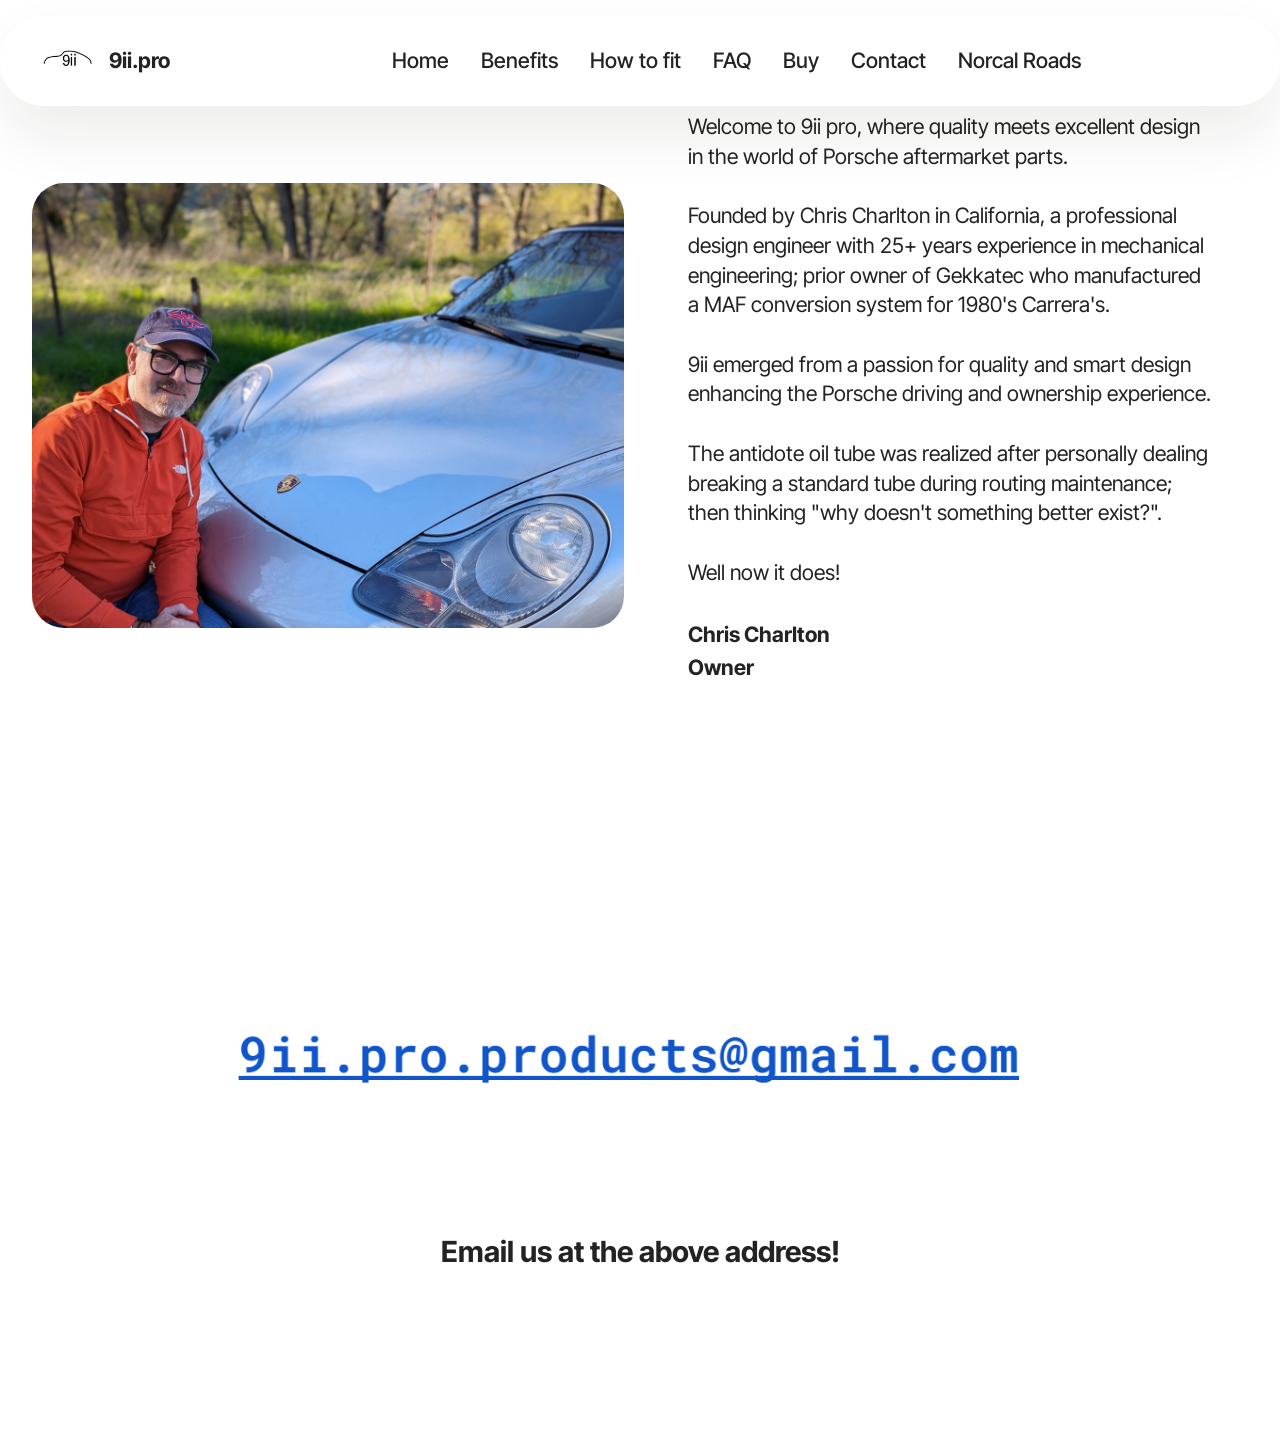
<file: page5.html>
<!DOCTYPE html>
<html  >
<head>
  <!-- Site made with Mobirise Website Builder v6.1.12, https://mobirise.com -->
  <meta charset="UTF-8">
  <meta http-equiv="X-UA-Compatible" content="IE=edge">
  <meta name="generator" content="Mobirise v6.1.12, mobirise.com">
  <meta name="viewport" content="width=device-width, initial-scale=1, minimum-scale=1">
  <link rel="shortcut icon" href="assets/images/november20logo20work20bw20alternate20san20serif20small20crop-96x90.jpg" type="image/x-icon">
  <meta name="description" content="">
  
  
  <title>Contact</title>
  <link rel="stylesheet" href="assets/web/assets/mobirise-icons2/mobirise2.css">
  <link rel="stylesheet" href="assets/bootstrap/css/bootstrap.min.css">
  <link rel="stylesheet" href="assets/animatecss/animate.css">
  <link rel="stylesheet" href="assets/dropdown/css/style.css">
  <link rel="stylesheet" href="assets/theme/css/style.css">
  <link rel="preload" href="https://fonts.googleapis.com/css?family=Inter+Tight:100,200,300,400,500,600,700,800,900,100i,200i,300i,400i,500i,600i,700i,800i,900i&display=swap" as="style" onload="this.onload=null;this.rel='stylesheet'">
  <noscript><link rel="stylesheet" href="https://fonts.googleapis.com/css?family=Inter+Tight:100,200,300,400,500,600,700,800,900,100i,200i,300i,400i,500i,600i,700i,800i,900i&display=swap"></noscript>
  <link rel="preload" as="style" href="assets/mobirise/css/mbr-additional.css?v=EA8ehl"><link rel="stylesheet" href="assets/mobirise/css/mbr-additional.css?v=EA8ehl" type="text/css">

  
  
  
</head>
<body>
  
  <section data-bs-version="5.1" class="menu menu2 cid-tJS6tZXiPa" once="menu" id="menu02-2m">
	

	<nav class="navbar navbar-dropdown navbar-fixed-top navbar-expand-lg">
		<div class="container">
			<div class="navbar-brand">
				<span class="navbar-logo">
					<a href="https://mobirise.com">
						<img src="assets/images/november20logo20work20bw20alternate20san20serif20small20crop-96x90.jpg" alt="Mobirise Website Builder" style="height: 3rem;">
					</a>
				</span>
				<span class="navbar-caption-wrap"><a class="navbar-caption text-black text-primary display-4" href="index.html#header05-1">9ii.pro</a></span>
			</div>
			<button class="navbar-toggler" type="button" data-toggle="collapse" data-bs-toggle="collapse" data-target="#navbarSupportedContent" data-bs-target="#navbarSupportedContent" aria-controls="navbarNavAltMarkup" aria-expanded="false" aria-label="Toggle navigation">
				<div class="hamburger">
					<span></span>
					<span></span>
					<span></span>
					<span></span>
				</div>
			</button>
			<div class="collapse navbar-collapse" id="navbarSupportedContent">
				<ul class="navbar-nav nav-dropdown nav-right" data-app-modern-menu="true"><li class="nav-item">
						<a class="nav-link link text-black text-primary display-4" href="index.html">Home</a>
					</li>
					<li class="nav-item">
						<a class="nav-link link text-black text-primary display-4" href="page1.html" aria-expanded="false">Benefits</a>
					</li>
					<li class="nav-item">
						<a class="nav-link link text-black text-primary display-4" href="page2.html">How to fit</a>
					</li><li class="nav-item"><a class="nav-link link text-black text-primary display-4" href="page3.html">FAQ</a></li><li class="nav-item"><a class="nav-link link text-black text-primary display-4" href="page4.html">Buy</a></li><li class="nav-item"><a class="nav-link link text-black text-primary display-4" href="page5.html">Contact</a></li><li class="nav-item"><a class="nav-link link text-black text-primary display-4" href="page6.html">Norcal Roads</a></li></ul>
				
				
			</div>
		</div>
	</nav>
</section>

<section data-bs-version="5.1" class="testimonials1 cid-v8OBZKqWD8" id="testimonials1-2n">
    

    
    
    <div class="container">
        
        <div class="row align-items-center">
            <div class="col-12 col-md-6">
                <div class="image-wrapper">
                    <img src="assets/images/chris20with2091120portrait-1256x946.jpg" alt="Mobirise Website Builder">
                </div>
            </div>
            <div class="col-12 col-md">
                <div class="text-wrapper">
                    <p class="mbr-text mbr-fonts-style mb-4 display-7">Welcome to 9ii pro, where quality meets excellent design in the world of Porsche aftermarket parts. 
<br><br>Founded by Chris Charlton in California, a professional design engineer with 25+ years experience in mechanical engineering; prior owner of Gekkatec who manufactured a MAF conversion system for 1980's Carrera's. 
<br>
<br>9ii emerged from a passion for quality and smart design enhancing the Porsche driving and ownership experience. 
<br><br>The antidote oil tube was realized after personally dealing breaking a standard tube during routing maintenance; then thinking "why doesn't something better exist?".
<br><br>Well now it does!</p>
                    <p class="name mbr-fonts-style mb-1 display-4">
                        <strong>Chris Charlton</strong></p>
                    <p class="position mbr-fonts-style display-4"><strong>Owner</strong></p>
                </div>
            </div>
        </div>
    </div>
</section>

<section data-bs-version="5.1" class="image01 cid-v90wkvyniE" id="image01-2u">
  

  
  

  <div class="container">
    <div class="row justify-content-center">
      <div class="col-12 col-lg-9">
        <div class="image-wrapper mb-4">
          <img class="w-100" src="assets/images/email-1054x342.png" alt="Mobirise Website Builder">
        </div>
        <h4 class="mbr-description mbr-fonts-style mb-3 align-center display-5">
          <strong>Email us at the above address!</strong></h4>
        
      </div>
    </div>
  </div>
</section><section class="display-7" style="padding: 0;align-items: center;justify-content: center;flex-wrap: wrap;    align-content: center;display: flex;position: relative;height: 4rem;"><a href="https://mobiri.se/4440794" style="flex: 1 1;height: 4rem;position: absolute;width: 100%;z-index: 1;"><img alt="" style="height: 4rem;" src="[data-uri]"></a><p style="margin: 0;text-align: center;" class="display-7">&#8204;</p><a style="z-index:1" href="https://mobirise.com/html-builder.html">HTML Website Generator</a></section><script src="assets/bootstrap/js/bootstrap.bundle.min.js"></script>  <script src="assets/smoothscroll/smooth-scroll.js"></script>  <script src="assets/ytplayer/index.js"></script>  <script src="assets/dropdown/js/navbar-dropdown.js"></script>  <script src="assets/theme/js/script.js"></script>  
  
  
  <input name="animation" type="hidden">
  </body>
</html>
</file>
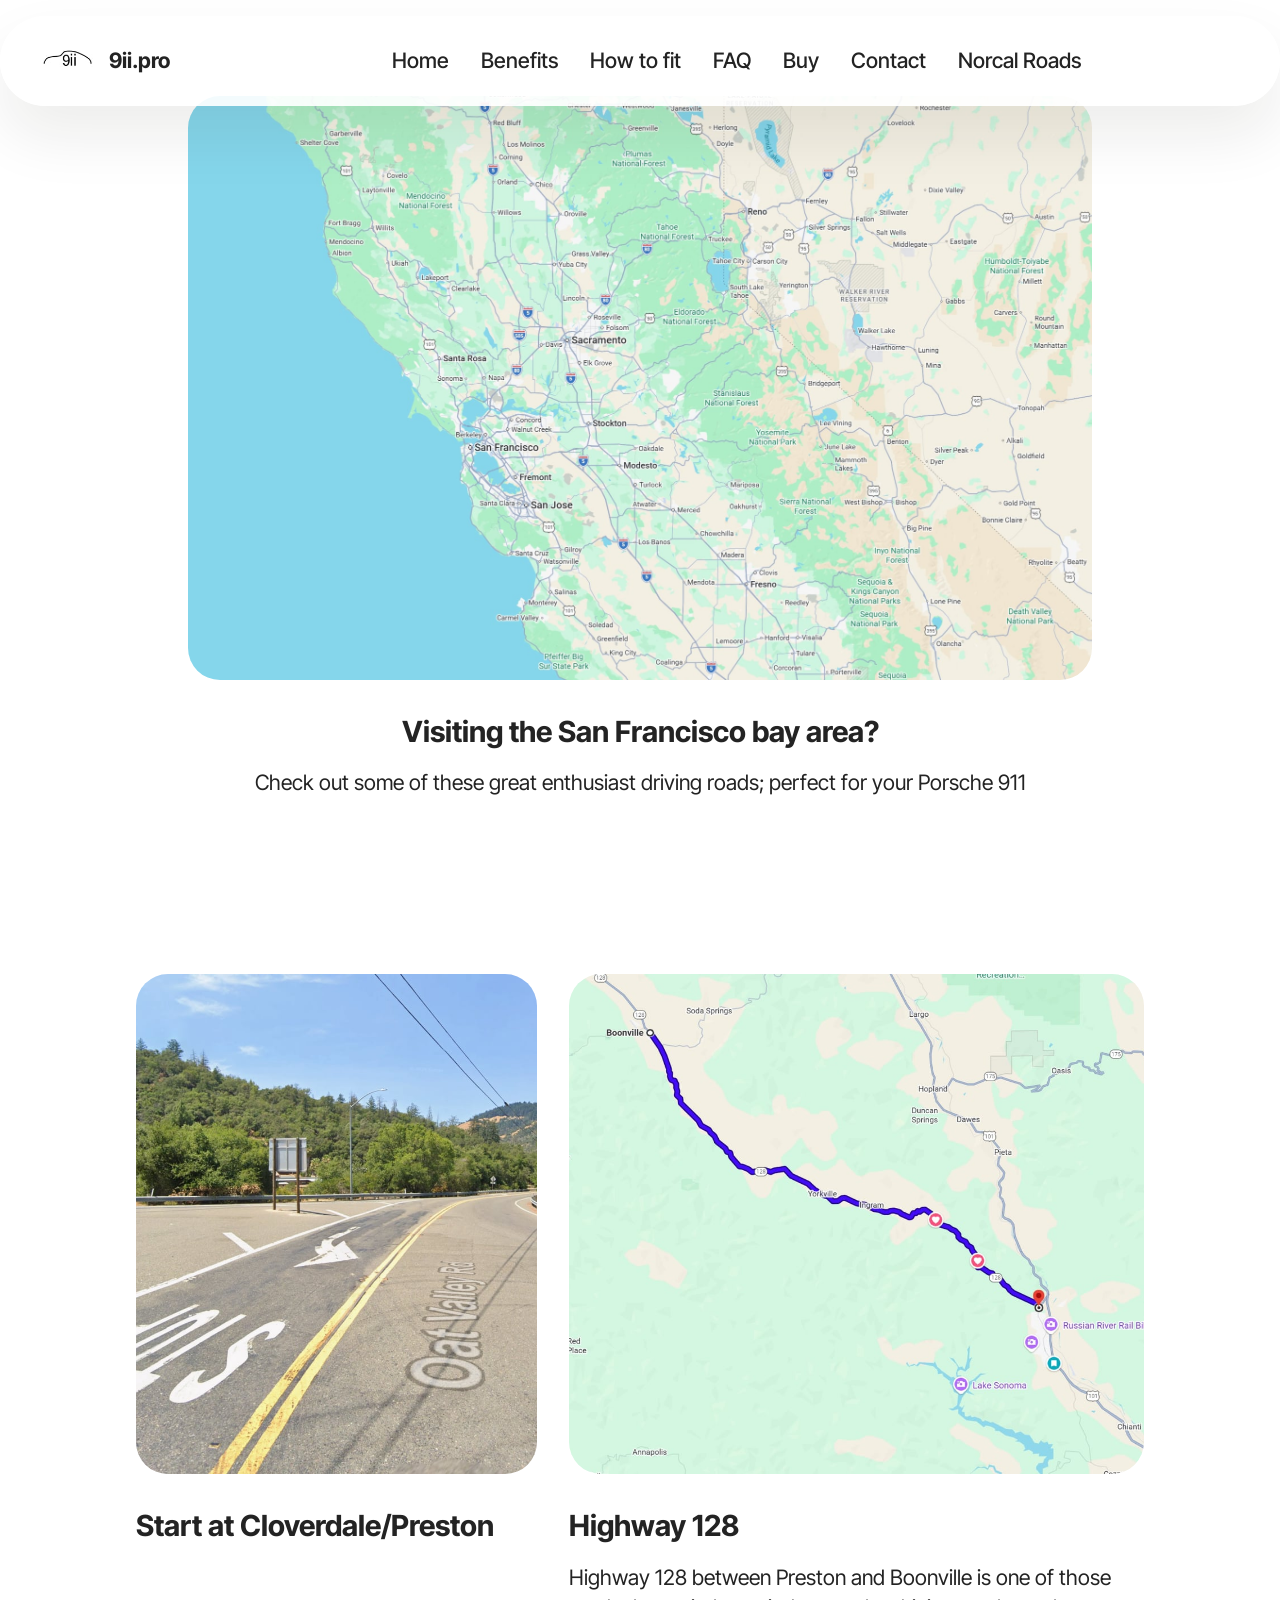
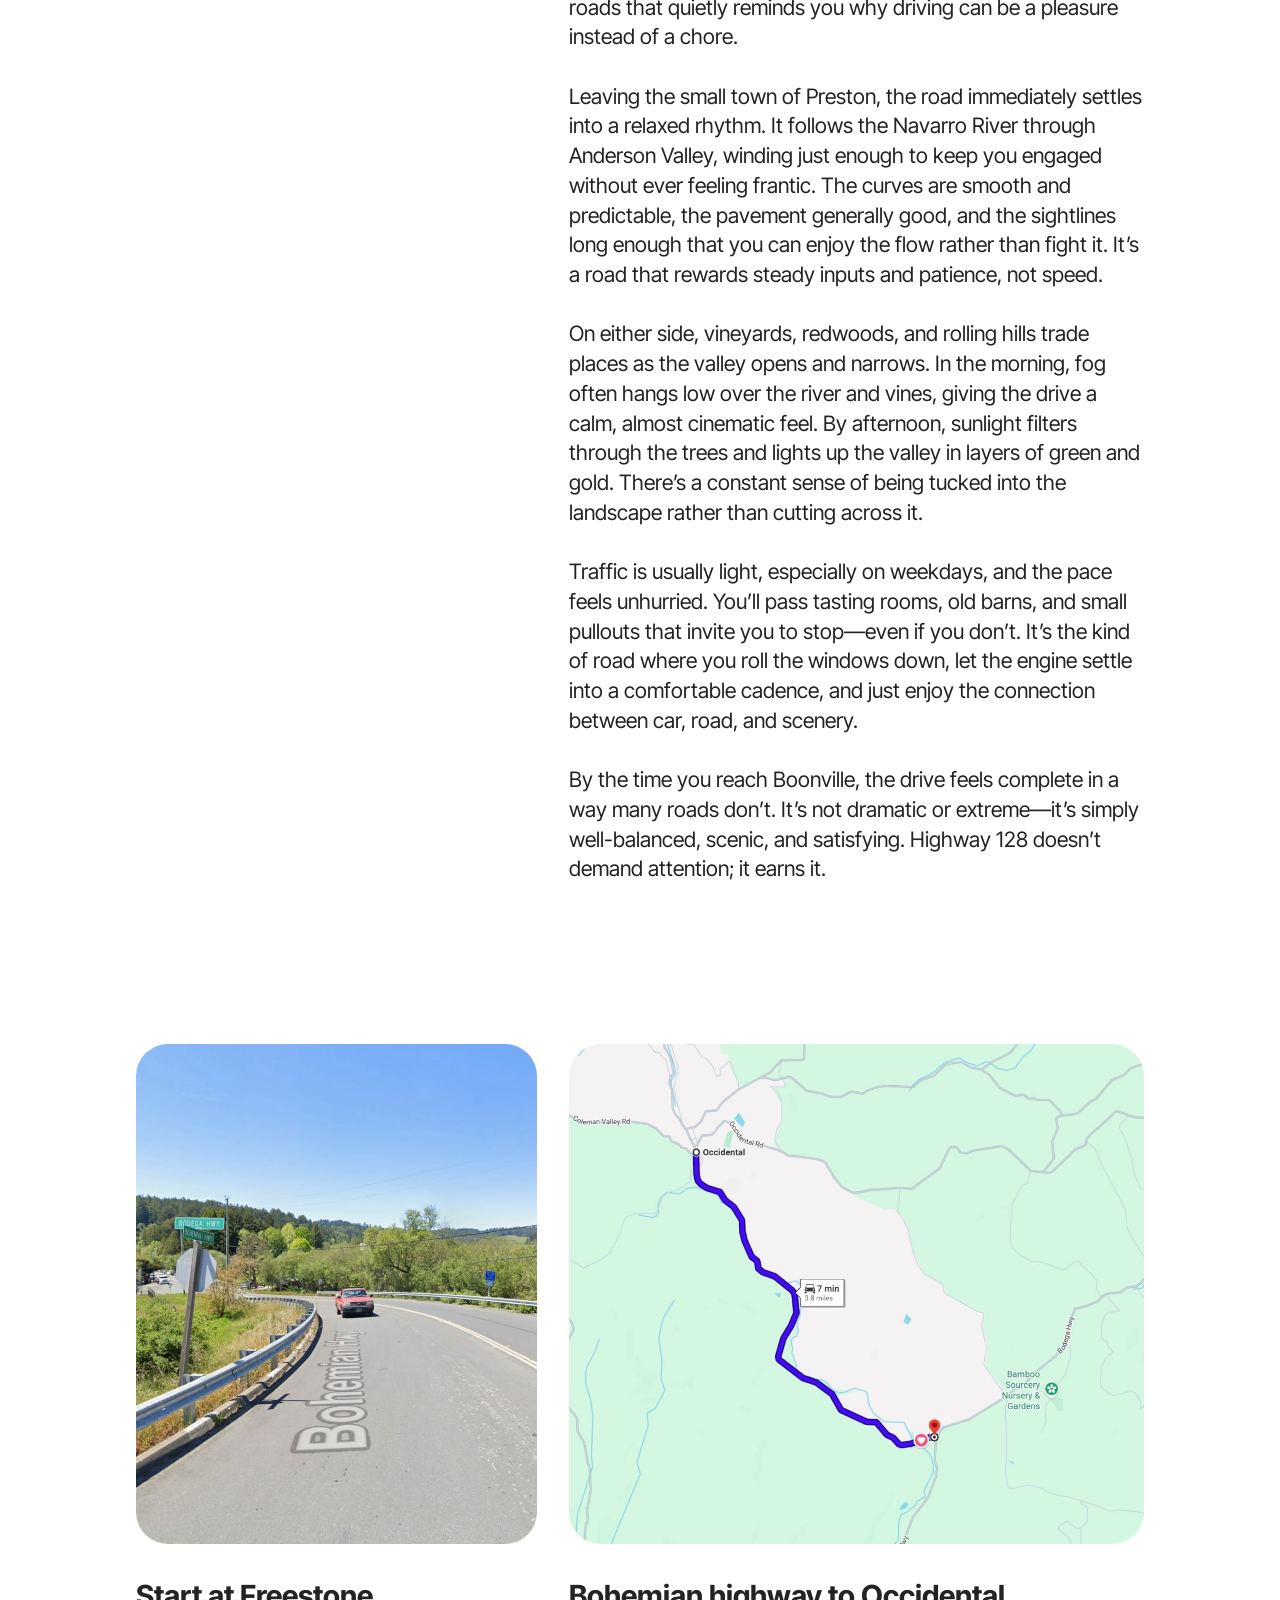
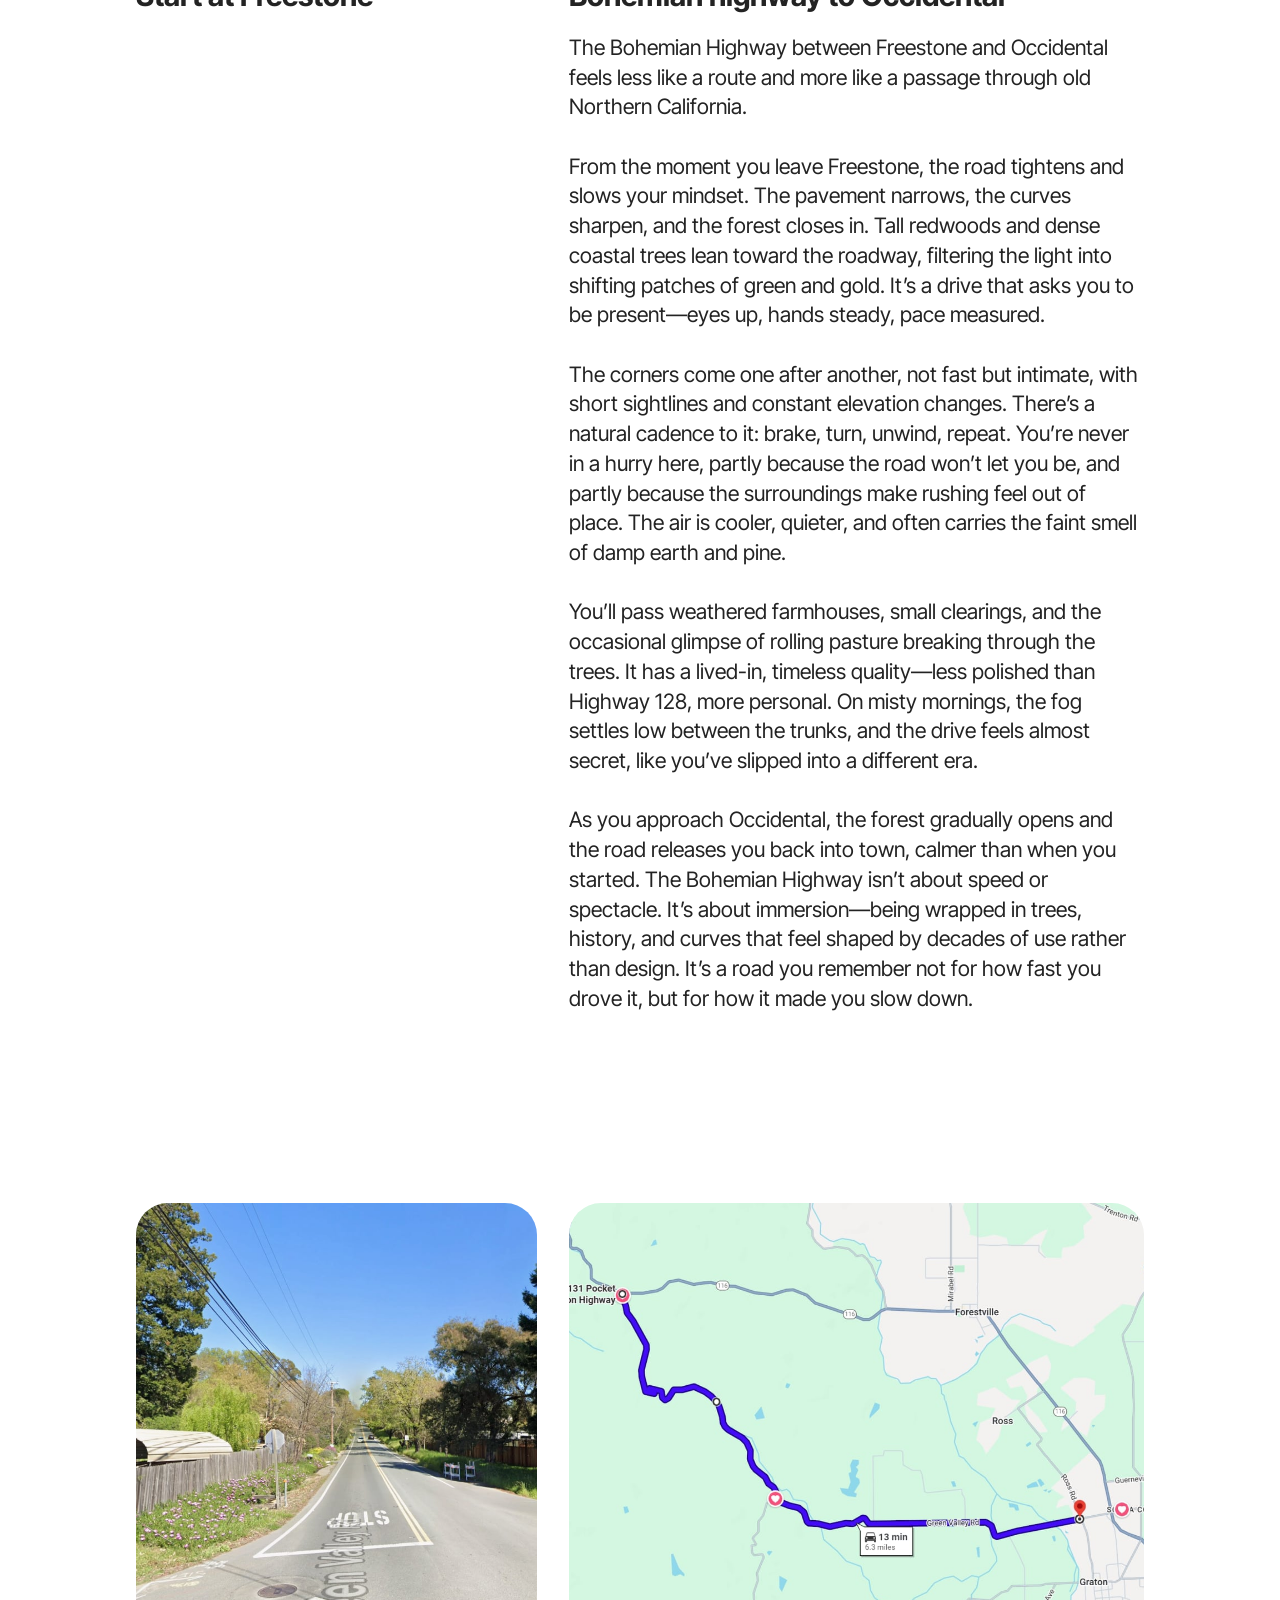
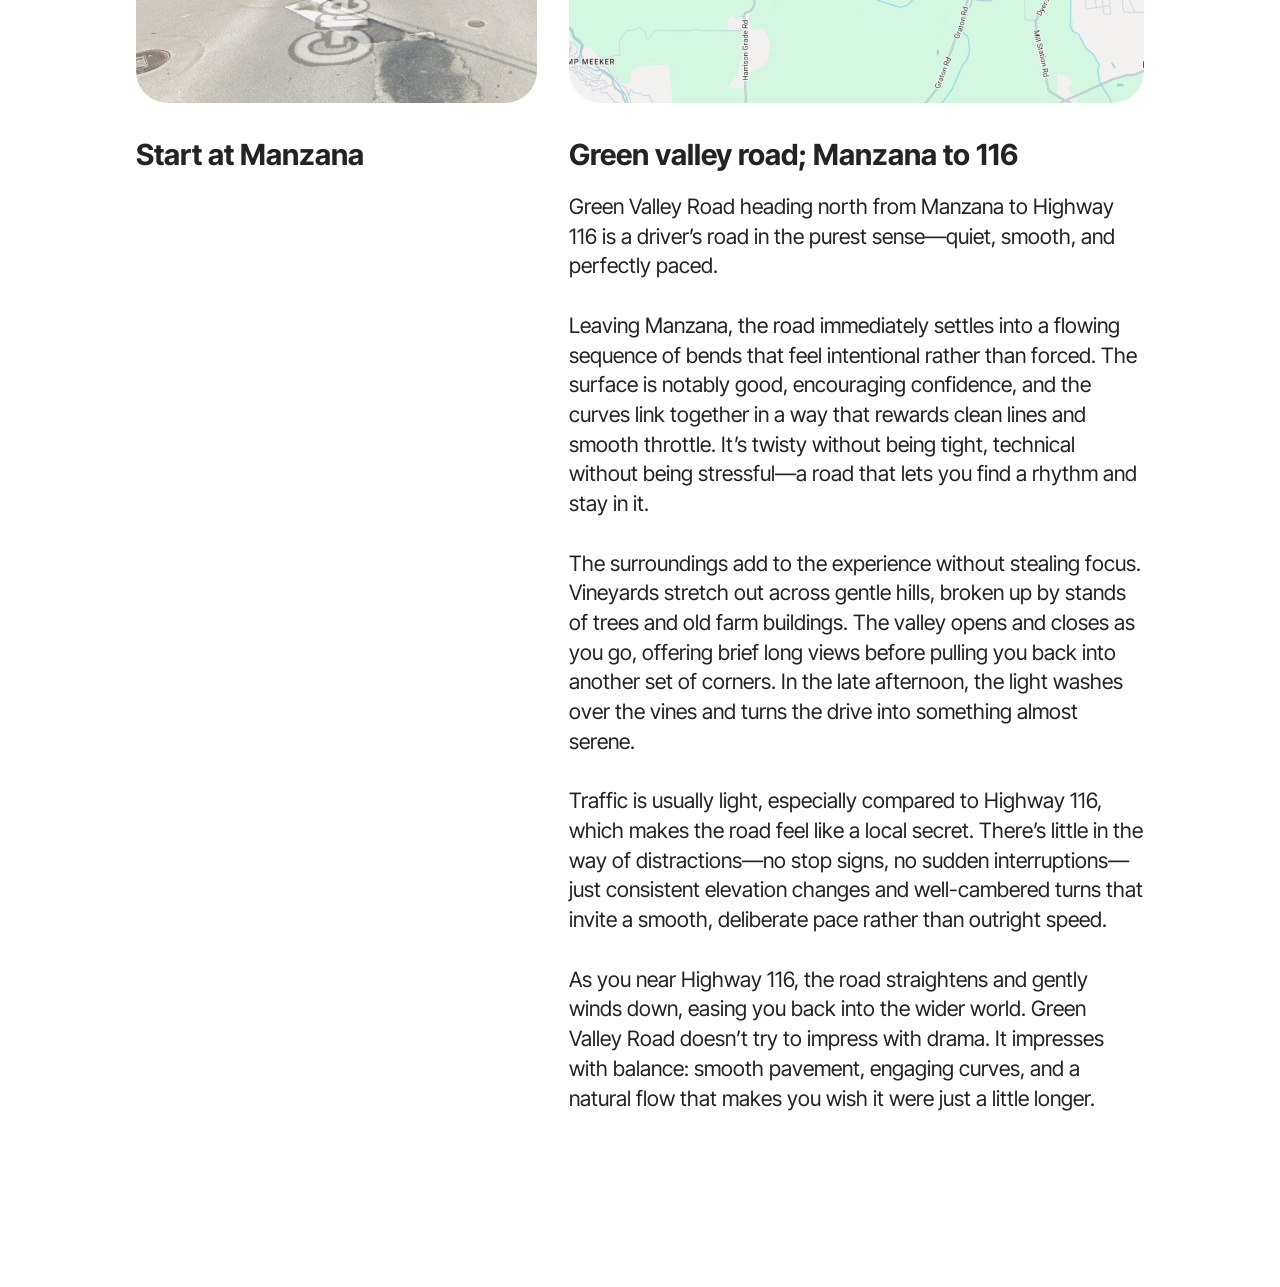
<file: page6.html>
<!DOCTYPE html>
<html  >
<head>
  <!-- Site made with Mobirise Website Builder v6.1.12, https://mobirise.com -->
  <meta charset="UTF-8">
  <meta http-equiv="X-UA-Compatible" content="IE=edge">
  <meta name="generator" content="Mobirise v6.1.12, mobirise.com">
  <meta name="viewport" content="width=device-width, initial-scale=1, minimum-scale=1">
  <link rel="shortcut icon" href="assets/images/november20logo20work20bw20alternate20san20serif20small20crop-96x90.jpg" type="image/x-icon">
  <meta name="description" content="">
  
  
  <title>Norcal Roads</title>
  <link rel="stylesheet" href="assets/web/assets/mobirise-icons2/mobirise2.css">
  <link rel="stylesheet" href="assets/bootstrap/css/bootstrap.min.css">
  <link rel="stylesheet" href="assets/animatecss/animate.css">
  <link rel="stylesheet" href="assets/dropdown/css/style.css">
  <link rel="stylesheet" href="assets/theme/css/style.css">
  <link rel="preload" href="https://fonts.googleapis.com/css?family=Inter+Tight:100,200,300,400,500,600,700,800,900,100i,200i,300i,400i,500i,600i,700i,800i,900i&display=swap" as="style" onload="this.onload=null;this.rel='stylesheet'">
  <noscript><link rel="stylesheet" href="https://fonts.googleapis.com/css?family=Inter+Tight:100,200,300,400,500,600,700,800,900,100i,200i,300i,400i,500i,600i,700i,800i,900i&display=swap"></noscript>
  <link rel="preload" as="style" href="assets/mobirise/css/mbr-additional.css?v=9TDhzE"><link rel="stylesheet" href="assets/mobirise/css/mbr-additional.css?v=9TDhzE" type="text/css">

  
  
  
</head>
<body>
  
  <section data-bs-version="5.1" class="menu menu2 cid-tJS6tZXiPa" once="menu" id="menu02-2w">
	

	<nav class="navbar navbar-dropdown navbar-fixed-top navbar-expand-lg">
		<div class="container">
			<div class="navbar-brand">
				<span class="navbar-logo">
					<a href="https://mobirise.com">
						<img src="assets/images/november20logo20work20bw20alternate20san20serif20small20crop-96x90.jpg" alt="Mobirise Website Builder" style="height: 3rem;">
					</a>
				</span>
				<span class="navbar-caption-wrap"><a class="navbar-caption text-black text-primary display-4" href="index.html#header05-1">9ii.pro</a></span>
			</div>
			<button class="navbar-toggler" type="button" data-toggle="collapse" data-bs-toggle="collapse" data-target="#navbarSupportedContent" data-bs-target="#navbarSupportedContent" aria-controls="navbarNavAltMarkup" aria-expanded="false" aria-label="Toggle navigation">
				<div class="hamburger">
					<span></span>
					<span></span>
					<span></span>
					<span></span>
				</div>
			</button>
			<div class="collapse navbar-collapse" id="navbarSupportedContent">
				<ul class="navbar-nav nav-dropdown nav-right" data-app-modern-menu="true"><li class="nav-item">
						<a class="nav-link link text-black text-primary display-4" href="index.html">Home</a>
					</li>
					<li class="nav-item">
						<a class="nav-link link text-black text-primary display-4" href="page1.html" aria-expanded="false">Benefits</a>
					</li>
					<li class="nav-item">
						<a class="nav-link link text-black text-primary display-4" href="page2.html">How to fit</a>
					</li><li class="nav-item"><a class="nav-link link text-black text-primary display-4" href="page3.html">FAQ</a></li><li class="nav-item"><a class="nav-link link text-black text-primary display-4" href="page4.html">Buy</a></li><li class="nav-item"><a class="nav-link link text-black text-primary display-4" href="page5.html">Contact</a></li><li class="nav-item"><a class="nav-link link text-black text-primary display-4" href="page6.html">Norcal Roads</a></li></ul>
				
				
			</div>
		</div>
	</nav>
</section>

<section data-bs-version="5.1" class="image01 cid-v9hPr5sNNM" id="image01-2z">
  

  
  

  <div class="container">
    <div class="row justify-content-center">
      <div class="col-12 col-lg-9">
        <div class="image-wrapper mb-4">
          <img class="w-100" src="assets/images/google20map20bay20area20jpg-1916x1237.jpg" alt="Mobirise Website Builder">
        </div>
        <h4 class="mbr-description mbr-fonts-style mb-3 align-center display-5">
          <strong>Visiting the San Francisco bay area?</strong></h4>
        <p class="mbr-description mbr-fonts-style mb-0 align-center display-7">
          Check out some of these great enthusiast driving roads; perfect for your Porsche 911</p>
      </div>
    </div>
  </div>
</section>

<section data-bs-version="5.1" class="image02 cid-v9hPP03Z0m" id="image02-30">
  
  
  
  <div class="container">
    <div class="row">
      <div class="col-12 col-lg-10">
        <div class="row">
          <div class="col-12 col-lg-5">
            <div class="img-item">
              <img class="w-100 mb-4" src="assets/images/preston20128-852x889.jpg" alt="Mobirise Website Builder">
              <h5 class="mbr-section-title mbr-fonts-style mb-3 display-5">
                <strong>Start at Cloverdale/Preston</strong></h5>
              <p class="mbr-text mbr-fonts-style mb-sm-5 display-7"></p>
            </div>
          </div>
          <div class="col-12 col-lg">
            <div class="img-item">
              <img class="w-100 mb-4" src="assets/images/preston20to20boonville20128-1219x877.jpg" alt="Mobirise Website Builder">
              <h5 class="mbr-section-title mbr-fonts-style mb-3 display-5">
                <strong>Highway 128</strong></h5>
              <p class="mbr-text mbr-fonts-style mb-0 display-7">Highway 128 between Preston and Boonville is one of those roads that quietly reminds you why driving can be a pleasure instead of a chore.<br><br>Leaving the small town of Preston, the road immediately settles into a relaxed rhythm. It follows the Navarro River through Anderson Valley, winding just enough to keep you engaged without ever feeling frantic. The curves are smooth and predictable, the pavement generally good, and the sightlines long enough that you can enjoy the flow rather than fight it. It’s a road that rewards steady inputs and patience, not speed.<br><br>On either side, vineyards, redwoods, and rolling hills trade places as the valley opens and narrows. In the morning, fog often hangs low over the river and vines, giving the drive a calm, almost cinematic feel. By afternoon, sunlight filters through the trees and lights up the valley in layers of green and gold. There’s a constant sense of being tucked into the landscape rather than cutting across it.<br><br>Traffic is usually light, especially on weekdays, and the pace feels unhurried. You’ll pass tasting rooms, old barns, and small pullouts that invite you to stop—even if you don’t. It’s the kind of road where you roll the windows down, let the engine settle into a comfortable cadence, and just enjoy the connection between car, road, and scenery.<br><br>By the time you reach Boonville, the drive feels complete in a way many roads don’t. It’s not dramatic or extreme—it’s simply well-balanced, scenic, and satisfying. Highway 128 doesn’t demand attention; it earns it.</p>
            </div>
          </div>
        </div>
      </div>
    </div>
  </div>
</section>

<section data-bs-version="5.1" class="image02 cid-v9hRu3rurM" id="image02-31">
  
  
  
  <div class="container">
    <div class="row">
      <div class="col-12 col-lg-10">
        <div class="row">
          <div class="col-12 col-lg-5">
            <div class="img-item">
              <img class="w-100 mb-4" src="assets/images/bohemian20highway20start-852x943.jpg" alt="Mobirise Website Builder">
              <h5 class="mbr-section-title mbr-fonts-style mb-3 display-5">
                <strong>Start at Freestone</strong></h5>
              <p class="mbr-text mbr-fonts-style mb-sm-5 display-7"></p>
            </div>
          </div>
          <div class="col-12 col-lg">
            <div class="img-item">
              <img class="w-100 mb-4" src="assets/images/bohemian20highway20to20occidental-1219x886.jpg" alt="Mobirise Website Builder">
              <h5 class="mbr-section-title mbr-fonts-style mb-3 display-5">
                <strong>Bohemian highway to Occidental</strong></h5>
              <p class="mbr-text mbr-fonts-style mb-0 display-7">The Bohemian Highway between Freestone and Occidental feels less like a route and more like a passage through old Northern California.<br><br>From the moment you leave Freestone, the road tightens and slows your mindset. The pavement narrows, the curves sharpen, and the forest closes in. Tall redwoods and dense coastal trees lean toward the roadway, filtering the light into shifting patches of green and gold. It’s a drive that asks you to be present—eyes up, hands steady, pace measured.<br><br>The corners come one after another, not fast but intimate, with short sightlines and constant elevation changes. There’s a natural cadence to it: brake, turn, unwind, repeat. You’re never in a hurry here, partly because the road won’t let you be, and partly because the surroundings make rushing feel out of place. The air is cooler, quieter, and often carries the faint smell of damp earth and pine.<br><br>You’ll pass weathered farmhouses, small clearings, and the occasional glimpse of rolling pasture breaking through the trees. It has a lived-in, timeless quality—less polished than Highway 128, more personal. On misty mornings, the fog settles low between the trunks, and the drive feels almost secret, like you’ve slipped into a different era.<br><br>As you approach Occidental, the forest gradually opens and the road releases you back into town, calmer than when you started. The Bohemian Highway isn’t about speed or spectacle. It’s about immersion—being wrapped in trees, history, and curves that feel shaped by decades of use rather than design. It’s a road you remember not for how fast you drove it, but for how it made you slow down.<br><br></p>
            </div>
          </div>
        </div>
      </div>
    </div>
  </div>
</section>

<section data-bs-version="5.1" class="image02 cid-v9hTwcMfbT" id="image02-32">
  
  
  
  <div class="container">
    <div class="row">
      <div class="col-12 col-lg-10">
        <div class="row">
          <div class="col-12 col-lg-5">
            <div class="img-item">
              <img class="w-100 mb-4" src="assets/images/green20valley20road-852x974.jpg" alt="Mobirise Website Builder">
              <h5 class="mbr-section-title mbr-fonts-style mb-3 display-5">
                <strong>Start at Manzana</strong></h5>
              <p class="mbr-text mbr-fonts-style mb-sm-5 display-7"></p>
            </div>
          </div>
          <div class="col-12 col-lg">
            <div class="img-item">
              <img class="w-100 mb-4" src="assets/images/green20valley20road20route-1219x900.jpg" alt="Mobirise Website Builder">
              <h5 class="mbr-section-title mbr-fonts-style mb-3 display-5">
                <strong>Green valley road; Manzana to 116</strong></h5>
              <p class="mbr-text mbr-fonts-style mb-0 display-7">Green Valley Road heading north from Manzana to Highway 116 is a driver’s road in the purest sense—quiet, smooth, and perfectly paced.<br><br>Leaving Manzana, the road immediately settles into a flowing sequence of bends that feel intentional rather than forced. The surface is notably good, encouraging confidence, and the curves link together in a way that rewards clean lines and smooth throttle. It’s twisty without being tight, technical without being stressful—a road that lets you find a rhythm and stay in it.<br><br>The surroundings add to the experience without stealing focus. Vineyards stretch out across gentle hills, broken up by stands of trees and old farm buildings. The valley opens and closes as you go, offering brief long views before pulling you back into another set of corners. In the late afternoon, the light washes over the vines and turns the drive into something almost serene.<br><br>Traffic is usually light, especially compared to Highway 116, which makes the road feel like a local secret. There’s little in the way of distractions—no stop signs, no sudden interruptions—just consistent elevation changes and well-cambered turns that invite a smooth, deliberate pace rather than outright speed.<br><br>As you near Highway 116, the road straightens and gently winds down, easing you back into the wider world. Green Valley Road doesn’t try to impress with drama. It impresses with balance: smooth pavement, engaging curves, and a natural flow that makes you wish it were just a little longer.<br><br></p>
            </div>
          </div>
        </div>
      </div>
    </div>
  </div>
</section><section class="display-7" style="padding: 0;align-items: center;justify-content: center;flex-wrap: wrap;    align-content: center;display: flex;position: relative;height: 4rem;"><a href="https://mobiri.se/4440794" style="flex: 1 1;height: 4rem;position: absolute;width: 100%;z-index: 1;"><img alt="" style="height: 4rem;" src="[data-uri]"></a><p style="margin: 0;text-align: center;" class="display-7">&#8204;</p><a style="z-index:1" href="https://mobirise.com/builder/ai-website-builder.html">Free AI Website Software</a></section><script src="assets/bootstrap/js/bootstrap.bundle.min.js"></script>  <script src="assets/smoothscroll/smooth-scroll.js"></script>  <script src="assets/ytplayer/index.js"></script>  <script src="assets/dropdown/js/navbar-dropdown.js"></script>  <script src="assets/theme/js/script.js"></script>  
  
  
  <input name="animation" type="hidden">
  </body>
</html>
</file>
<file: assets/web/assets/mobirise-icons2/mobirise2.css>
@font-face {
  font-family: 'Moririse2';
  font-display: swap;
  src:  url('mobirise2.eot?f2bix4');
  src:  url('mobirise2.eot?f2bix4#iefix') format('embedded-opentype'),
    url('mobirise2.woff2?f2bix4') format('woff2'),
    url('mobirise2.woff?f2bix4') format('woff'),
    url('mobirise2.ttf?f2bix4') format('truetype'),
    url('mobirise2.svg?f2bix4#mobirise2') format('svg');
  font-weight: normal;
  font-style: normal;
}

[class^="mobi-"], [class*=" mobi-"] {
  /* use !important to prevent issues with browser extensions that change fonts */
  font-family: 'Moririse2' !important;
  speak: none;
  font-style: normal;
  font-weight: normal;
  font-variant: normal;
  text-transform: none;
  line-height: 1;

  /* Better Font Rendering =========== */
  -webkit-font-smoothing: antialiased;
  -moz-osx-font-smoothing: grayscale;
}

.mobi-mbri-add-submenu:before {
  content: "\e900";
}
.mobi-mbri-alert:before {
  content: "\e901";
}
.mobi-mbri-align-center:before {
  content: "\e902";
}
.mobi-mbri-align-justify:before {
  content: "\e903";
}
.mobi-mbri-align-left:before {
  content: "\e904";
}
.mobi-mbri-align-right:before {
  content: "\e905";
}
.mobi-mbri-android:before {
  content: "\e906";
}
.mobi-mbri-apple:before {
  content: "\e907";
}
.mobi-mbri-arrow-down:before {
  content: "\e908";
}
.mobi-mbri-arrow-next:before {
  content: "\e909";
}
.mobi-mbri-arrow-prev:before {
  content: "\e90a";
}
.mobi-mbri-arrow-up:before {
  content: "\e90b";
}
.mobi-mbri-bold:before {
  content: "\e90c";
}
.mobi-mbri-bookmark:before {
  content: "\e90d";
}
.mobi-mbri-bootstrap:before {
  content: "\e90e";
}
.mobi-mbri-briefcase:before {
  content: "\e90f";
}
.mobi-mbri-browse:before {
  content: "\e910";
}
.mobi-mbri-bulleted-list:before {
  content: "\e911";
}
.mobi-mbri-calendar:before {
  content: "\e912";
}
.mobi-mbri-camera:before {
  content: "\e913";
}
.mobi-mbri-cart-add:before {
  content: "\e914";
}
.mobi-mbri-cart-full:before {
  content: "\e915";
}
.mobi-mbri-cash:before {
  content: "\e916";
}
.mobi-mbri-change-style:before {
  content: "\e917";
}
.mobi-mbri-chat:before {
  content: "\e918";
}
.mobi-mbri-clock:before {
  content: "\e919";
}
.mobi-mbri-close:before {
  content: "\e91a";
}
.mobi-mbri-cloud:before {
  content: "\e91b";
}
.mobi-mbri-code:before {
  content: "\e91c";
}
.mobi-mbri-contact-form:before {
  content: "\e91d";
}
.mobi-mbri-credit-card:before {
  content: "\e91e";
}
.mobi-mbri-cursor-click:before {
  content: "\e91f";
}
.mobi-mbri-cust-feedback:before {
  content: "\e920";
}
.mobi-mbri-database:before {
  content: "\e921";
}
.mobi-mbri-delivery:before {
  content: "\e922";
}
.mobi-mbri-desktop:before {
  content: "\e923";
}
.mobi-mbri-devices:before {
  content: "\e924";
}
.mobi-mbri-down:before {
  content: "\e925";
}
.mobi-mbri-download-2:before {
  content: "\e926";
}
.mobi-mbri-download:before {
  content: "\e927";
}
.mobi-mbri-drag-n-drop-2:before {
  content: "\e928";
}
.mobi-mbri-drag-n-drop:before {
  content: "\e929";
}
.mobi-mbri-edit-2:before {
  content: "\e92a";
}
.mobi-mbri-edit:before {
  content: "\e92b";
}
.mobi-mbri-error:before {
  content: "\e92c";
}
.mobi-mbri-extension:before {
  content: "\e92d";
}
.mobi-mbri-features:before {
  content: "\e92e";
}
.mobi-mbri-file:before {
  content: "\e92f";
}
.mobi-mbri-flag:before {
  content: "\e930";
}
.mobi-mbri-folder:before {
  content: "\e931";
}
.mobi-mbri-gift:before {
  content: "\e932";
}
.mobi-mbri-github:before {
  content: "\e933";
}
.mobi-mbri-globe-2:before {
  content: "\e934";
}
.mobi-mbri-globe:before {
  content: "\e935";
}
.mobi-mbri-growing-chart:before {
  content: "\e936";
}
.mobi-mbri-hearth:before {
  content: "\e937";
}
.mobi-mbri-help:before {
  content: "\e938";
}
.mobi-mbri-home:before {
  content: "\e939";
}
.mobi-mbri-hot-cup:before {
  content: "\e93a";
}
.mobi-mbri-idea:before {
  content: "\e93b";
}
.mobi-mbri-image-gallery:before {
  content: "\e93c";
}
.mobi-mbri-image-slider:before {
  content: "\e93d";
}
.mobi-mbri-info:before {
  content: "\e93e";
}
.mobi-mbri-italic:before {
  content: "\e93f";
}
.mobi-mbri-key:before {
  content: "\e940";
}
.mobi-mbri-laptop:before {
  content: "\e941";
}
.mobi-mbri-layers:before {
  content: "\e942";
}
.mobi-mbri-left-right:before {
  content: "\e943";
}
.mobi-mbri-left:before {
  content: "\e944";
}
.mobi-mbri-letter:before {
  content: "\e945";
}
.mobi-mbri-like:before {
  content: "\e946";
}
.mobi-mbri-link:before {
  content: "\e947";
}
.mobi-mbri-lock:before {
  content: "\e948";
}
.mobi-mbri-login:before {
  content: "\e949";
}
.mobi-mbri-logout:before {
  content: "\e94a";
}
.mobi-mbri-magic-stick:before {
  content: "\e94b";
}
.mobi-mbri-map-pin:before {
  content: "\e94c";
}
.mobi-mbri-menu:before {
  content: "\e94d";
}
.mobi-mbri-mobile-2:before {
  content: "\e94e";
}
.mobi-mbri-mobile-horizontal:before {
  content: "\e94f";
}
.mobi-mbri-mobile:before {
  content: "\e950";
}
.mobi-mbri-mobirise:before {
  content: "\e951";
}
.mobi-mbri-more-horizontal:before {
  content: "\e952";
}
.mobi-mbri-more-vertical:before {
  content: "\e953";
}
.mobi-mbri-music:before {
  content: "\e954";
}
.mobi-mbri-new-file:before {
  content: "\e955";
}
.mobi-mbri-numbered-list:before {
  content: "\e956";
}
.mobi-mbri-opened-folder:before {
  content: "\e957";
}
.mobi-mbri-pages:before {
  content: "\e958";
}
.mobi-mbri-paper-plane:before {
  content: "\e959";
}
.mobi-mbri-paperclip:before {
  content: "\e95a";
}
.mobi-mbri-phone:before {
  content: "\e95b";
}
.mobi-mbri-photo:before {
  content: "\e95c";
}
.mobi-mbri-photos:before {
  content: "\e95d";
}
.mobi-mbri-pin:before {
  content: "\e95e";
}
.mobi-mbri-play:before {
  content: "\e95f";
}
.mobi-mbri-plus:before {
  content: "\e960";
}
.mobi-mbri-preview:before {
  content: "\e961";
}
.mobi-mbri-print:before {
  content: "\e962";
}
.mobi-mbri-protect:before {
  content: "\e963";
}
.mobi-mbri-question:before {
  content: "\e964";
}
.mobi-mbri-quote-left:before {
  content: "\e965";
}
.mobi-mbri-quote-right:before {
  content: "\e966";
}
.mobi-mbri-redo:before {
  content: "\e967";
}
.mobi-mbri-refresh:before {
  content: "\e968";
}
.mobi-mbri-responsive-2:before {
  content: "\e969";
}
.mobi-mbri-responsive:before {
  content: "\e96a";
}
.mobi-mbri-right:before {
  content: "\e96b";
}
.mobi-mbri-rocket:before {
  content: "\e96c";
}
.mobi-mbri-sad-face:before {
  content: "\e96d";
}
.mobi-mbri-sale:before {
  content: "\e96e";
}
.mobi-mbri-save:before {
  content: "\e96f";
}
.mobi-mbri-search:before {
  content: "\e970";
}
.mobi-mbri-setting-2:before {
  content: "\e971";
}
.mobi-mbri-setting-3:before {
  content: "\e972";
}
.mobi-mbri-setting:before {
  content: "\e973";
}
.mobi-mbri-share:before {
  content: "\e974";
}
.mobi-mbri-shopping-bag:before {
  content: "\e975";
}
.mobi-mbri-shopping-basket:before {
  content: "\e976";
}
.mobi-mbri-shopping-cart:before {
  content: "\e977";
}
.mobi-mbri-sites:before {
  content: "\e978";
}
.mobi-mbri-smile-face:before {
  content: "\e979";
}
.mobi-mbri-speed:before {
  content: "\e97a";
}
.mobi-mbri-star:before {
  content: "\e97b";
}
.mobi-mbri-success:before {
  content: "\e97c";
}
.mobi-mbri-sun:before {
  content: "\e97d";
}
.mobi-mbri-sun2:before {
  content: "\e97e";
}
.mobi-mbri-tablet-vertical:before {
  content: "\e97f";
}
.mobi-mbri-tablet:before {
  content: "\e980";
}
.mobi-mbri-target:before {
  content: "\e981";
}
.mobi-mbri-timer:before {
  content: "\e982";
}
.mobi-mbri-to-ftp:before {
  content: "\e983";
}
.mobi-mbri-to-local-drive:before {
  content: "\e984";
}
.mobi-mbri-touch-swipe:before {
  content: "\e985";
}
.mobi-mbri-touch:before {
  content: "\e986";
}
.mobi-mbri-trash:before {
  content: "\e987";
}
.mobi-mbri-underline:before {
  content: "\e988";
}
.mobi-mbri-undo:before {
  content: "\e989";
}
.mobi-mbri-unlink:before {
  content: "\e98a";
}
.mobi-mbri-unlock:before {
  content: "\e98b";
}
.mobi-mbri-up-down:before {
  content: "\e98c";
}
.mobi-mbri-up:before {
  content: "\e98d";
}
.mobi-mbri-update:before {
  content: "\e98e";
}
.mobi-mbri-upload-2:before {
  content: "\e98f";
}
.mobi-mbri-upload:before {
  content: "\e990";
}
.mobi-mbri-user-2:before {
  content: "\e991";
}
.mobi-mbri-user:before {
  content: "\e992";
}
.mobi-mbri-users:before {
  content: "\e993";
}
.mobi-mbri-video-play:before {
  content: "\e994";
}
.mobi-mbri-video:before {
  content: "\e995";
}
.mobi-mbri-watch:before {
  content: "\e996";
}
.mobi-mbri-website-theme-2:before {
  content: "\e997";
}
.mobi-mbri-website-theme:before {
  content: "\e998";
}
.mobi-mbri-wifi:before {
  content: "\e999";
}
.mobi-mbri-windows:before {
  content: "\e99a";
}
.mobi-mbri-zoom-in:before {
  content: "\e99b";
}
.mobi-mbri-zoom-out:before {
  content: "\e99c";
}
</file>
<file: assets/parallax/jarallax.css>
.jarallax {
    position: relative;
    z-index: 0;
}
.jarallax > .jarallax-img {
    position: absolute;
    object-fit: cover;
    /* support for plugin https://github.com/bfred-it/object-fit-images */
    font-family: 'object-fit: cover;';
    top: 0;
    left: 0;
    width: 100%;
    height: 100%;
    z-index: -1;
}
</file>
<file: assets/dropdown/css/style.css>
.navbar-dropdown {
  left: 0;
  padding: 0;
  position: absolute;
  right: 0;
  top: 0;
  transition: all 0.45s ease;
  z-index: 1030;
  background: #282828; }
  .navbar-dropdown .navbar-logo {
    margin-right: 0.8rem;
    transition: margin 0.3s ease-in-out;
    vertical-align: middle; }
    .navbar-dropdown .navbar-logo img {
      height: 3.125rem;
      transition: all 0.3s ease-in-out; }
    .navbar-dropdown .navbar-logo.mbr-iconfont {
      font-size: 3.125rem;
      line-height: 3.125rem; }
  .navbar-dropdown .navbar-caption {
    font-weight: 700;
    white-space: normal;
    vertical-align: -4px;
    line-height: 3.125rem !important; }
    .navbar-dropdown .navbar-caption, .navbar-dropdown .navbar-caption:hover {
      color: inherit;
      text-decoration: none; }
  .navbar-dropdown .mbr-iconfont + .navbar-caption {
    vertical-align: -1px; }
  .navbar-dropdown.navbar-fixed-top {
    position: fixed; }
  .navbar-dropdown .navbar-brand span {
    vertical-align: -4px; }
  .navbar-dropdown.bg-color.transparent {
    background: none; }
  .navbar-dropdown.navbar-short .navbar-brand {
    padding: 0.625rem 0; }
    .navbar-dropdown.navbar-short .navbar-brand span {
      vertical-align: -1px; }
  .navbar-dropdown.navbar-short .navbar-caption {
    line-height: 2.375rem !important;
    vertical-align: -2px; }
  .navbar-dropdown.navbar-short .navbar-logo {
    margin-right: 0.5rem; }
    .navbar-dropdown.navbar-short .navbar-logo img {
      height: 2.375rem; }
    .navbar-dropdown.navbar-short .navbar-logo.mbr-iconfont {
      font-size: 2.375rem;
      line-height: 2.375rem; }
  .navbar-dropdown.navbar-short .mbr-table-cell {
    height: 3.625rem; }
  .navbar-dropdown .navbar-close {
    left: 0.6875rem;
    position: fixed;
    top: 0.75rem;
    z-index: 1000; }
  .navbar-dropdown .hamburger-icon {
    content: "";
    display: inline-block;
    vertical-align: middle;
    width: 16px;
    -webkit-box-shadow: 0 -6px 0 1px #282828,0 0 0 1px #282828,0 6px 0 1px #282828;
    -moz-box-shadow: 0 -6px 0 1px #282828,0 0 0 1px #282828,0 6px 0 1px #282828;
    box-shadow: 0 -6px 0 1px #282828,0 0 0 1px #282828,0 6px 0 1px #282828; }

.dropdown-menu .dropdown-toggle[data-toggle="dropdown-submenu"]::after {
  border-bottom: 0.35em solid transparent;
  border-left: 0.35em solid;
  border-right: 0;
  border-top: 0.35em solid transparent;
  margin-left: 0.3rem; }

.dropdown-menu .dropdown-item:focus {
  outline: 0; }

.nav-dropdown {
  font-size: 0.75rem;
  font-weight: 500;
  height: auto !important; }
  .nav-dropdown .nav-btn {
    padding-left: 1rem; }
  .nav-dropdown .link {
    margin: .667em 1.667em;
    font-weight: 500;
    padding: 0;
    transition: color .2s ease-in-out; }
    .nav-dropdown .link.dropdown-toggle {
      margin-right: 2.583em; }
      .nav-dropdown .link.dropdown-toggle::after {
        margin-left: .25rem;
        border-top: 0.35em solid;
        border-right: 0.35em solid transparent;
        border-left: 0.35em solid transparent;
        border-bottom: 0; }
      .nav-dropdown .link.dropdown-toggle[aria-expanded="true"] {
        margin: 0;
        padding: 0.667em 3.263em  0.667em 1.667em; }
  .nav-dropdown .link::after,
  .nav-dropdown .dropdown-item::after {
    color: inherit; }
  .nav-dropdown .btn {
    font-size: 0.75rem;
    font-weight: 700;
    letter-spacing: 0;
    margin-bottom: 0;
    padding-left: 1.25rem;
    padding-right: 1.25rem; }
  .nav-dropdown .dropdown-menu {
    border-radius: 0;
    border: 0;
    left: 0;
    margin: 0;
    padding-bottom: 1.25rem;
    padding-top: 1.25rem;
    position: relative; }
  .nav-dropdown .dropdown-submenu {
    margin-left: 0.125rem;
    top: 0; }
  .nav-dropdown .dropdown-item {
    font-weight: 500;
    line-height: 2;
    padding: 0.3846em 4.615em 0.3846em 1.5385em;
    position: relative;
    transition: color .2s ease-in-out, background-color .2s ease-in-out; }
    .nav-dropdown .dropdown-item::after {
      margin-top: -0.3077em;
      position: absolute;
      right: 1.1538em;
      top: 50%; }
    .nav-dropdown .dropdown-item:focus, .nav-dropdown .dropdown-item:hover {
      background: none; }

@media (max-width: 767px) {
  .nav-dropdown.navbar-toggleable-sm {
    bottom: 0;
    display: none;
    left: 0;
    overflow-x: hidden;
    position: fixed;
    top: 0;
    transform: translateX(-100%);
    -ms-transform: translateX(-100%);
    -webkit-transform: translateX(-100%);
    width: 18.75rem;
    z-index: 999; } }
.nav-dropdown.navbar-toggleable-xl {
  bottom: 0;
  display: none;
  left: 0;
  overflow-x: hidden;
  position: fixed;
  top: 0;
  transform: translateX(-100%);
  -ms-transform: translateX(-100%);
  -webkit-transform: translateX(-100%);
  width: 18.75rem;
  z-index: 999; }

.nav-dropdown-sm {
  display: block !important;
  overflow-x: hidden;
  overflow: auto;
  padding-top: 3.875rem; }
  .nav-dropdown-sm::after {
    content: "";
    display: block;
    height: 3rem;
    width: 100%; }
  .nav-dropdown-sm.collapse.in ~ .navbar-close {
    display: block !important; }
  .nav-dropdown-sm.collapsing, .nav-dropdown-sm.collapse.in {
    transform: translateX(0);
    -ms-transform: translateX(0);
    -webkit-transform: translateX(0);
    transition: all 0.25s ease-out;
    -webkit-transition: all 0.25s ease-out;
    background: #282828; }
  .nav-dropdown-sm.collapsing[aria-expanded="false"] {
    transform: translateX(-100%);
    -ms-transform: translateX(-100%);
    -webkit-transform: translateX(-100%); }
  .nav-dropdown-sm .nav-item {
    display: block;
    margin-left: 0 !important;
    padding-left: 0; }
  .nav-dropdown-sm .link,
  .nav-dropdown-sm .dropdown-item {
    border-top: 1px dotted rgba(255, 255, 255, 0.1);
    font-size: 0.8125rem;
    line-height: 1.6;
    margin: 0 !important;
    padding: 0.875rem 2.4rem 0.875rem 1.5625rem !important;
    position: relative;
    white-space: normal; }
    .nav-dropdown-sm .link:focus, .nav-dropdown-sm .link:hover,
    .nav-dropdown-sm .dropdown-item:focus,
    .nav-dropdown-sm .dropdown-item:hover {
      background: rgba(0, 0, 0, 0.2) !important;
      color: #c0a375; }
  .nav-dropdown-sm .nav-btn {
    position: relative;
    padding: 1.5625rem 1.5625rem 0 1.5625rem; }
    .nav-dropdown-sm .nav-btn::before {
      border-top: 1px dotted rgba(255, 255, 255, 0.1);
      content: "";
      left: 0;
      position: absolute;
      top: 0;
      width: 100%; }
    .nav-dropdown-sm .nav-btn + .nav-btn {
      padding-top: 0.625rem; }
      .nav-dropdown-sm .nav-btn + .nav-btn::before {
        display: none; }
  .nav-dropdown-sm .btn {
    padding: 0.625rem 0; }
  .nav-dropdown-sm .dropdown-toggle[data-toggle="dropdown-submenu"]::after {
    margin-left: .25rem;
    border-top: 0.35em solid;
    border-right: 0.35em solid transparent;
    border-left: 0.35em solid transparent;
    border-bottom: 0; }
  .nav-dropdown-sm .dropdown-toggle[data-toggle="dropdown-submenu"][aria-expanded="true"]::after {
    border-top: 0;
    border-right: 0.35em solid transparent;
    border-left: 0.35em solid transparent;
    border-bottom: 0.35em solid; }
  .nav-dropdown-sm .dropdown-menu {
    margin: 0;
    padding: 0;
    position: relative;
    top: 0;
    left: 0;
    width: 100%;
    border: 0;
    float: none;
    border-radius: 0;
    background: none; }
  .nav-dropdown-sm .dropdown-submenu {
    left: 100%;
    margin-left: 0.125rem;
    margin-top: -1.25rem;
    top: 0; }

.navbar-toggleable-sm .nav-dropdown .dropdown-menu {
  position: absolute; }

.navbar-toggleable-sm .nav-dropdown .dropdown-submenu {
  left: 100%;
  margin-left: 0.125rem;
  margin-top: -1.25rem;
  top: 0; }

.navbar-toggleable-sm.opened .nav-dropdown .dropdown-menu {
  position: relative; }

.navbar-toggleable-sm.opened .nav-dropdown .dropdown-submenu {
  left: 0;
  margin-left: 00rem;
  margin-top: 0rem;
  top: 0; }

.is-builder .nav-dropdown.collapsing {
  transition: none !important; }
</file>
<file: assets/socicon/css/styles.css>
@charset "UTF-8";

@font-face {
  font-family: 'Socicon';
  src:  url('../fonts/socicon.eot');
  src:  url('../fonts/socicon.eot?#iefix') format('embedded-opentype'),
    url('../fonts/socicon.woff2') format('woff2'),
    url('../fonts/socicon.ttf') format('truetype'),
    url('../fonts/socicon.woff') format('woff'),
    url('../fonts/socicon.svg#socicon') format('svg');
  font-weight: normal;
  font-style: normal;
  font-display: swap;
}

[data-icon]:before {
  font-family: "socicon" !important;
  content: attr(data-icon);
  font-style: normal !important;
  font-weight: normal !important;
  font-variant: normal !important;
  text-transform: none !important;
  speak: none;
  line-height: 1;
  -webkit-font-smoothing: antialiased;
  -moz-osx-font-smoothing: grayscale;
}

[class^="socicon-"], [class*=" socicon-"] {
  /* use !important to prevent issues with browser extensions that change fonts */
  font-family: 'Socicon' !important;
  speak: none;
  font-style: normal;
  font-weight: normal;
  font-variant: normal;
  text-transform: none;
  line-height: 1;

  /* Better Font Rendering =========== */
  -webkit-font-smoothing: antialiased;
  -moz-osx-font-smoothing: grayscale;
}

.socicon-500px:before {
  content: "\e000";
}
.socicon-8tracks:before {
  content: "\e001";
}
.socicon-airbnb:before {
  content: "\e002";
}
.socicon-alliance:before {
  content: "\e003";
}
.socicon-amazon:before {
  content: "\e004";
}
.socicon-amplement:before {
  content: "\e005";
}
.socicon-android:before {
  content: "\e006";
}
.socicon-angellist:before {
  content: "\e007";
}
.socicon-apple:before {
  content: "\e008";
}
.socicon-appnet:before {
  content: "\e009";
}
.socicon-baidu:before {
  content: "\e00a";
}
.socicon-bandcamp:before {
  content: "\e00b";
}
.socicon-battlenet:before {
  content: "\e00c";
}
.socicon-mixer:before {
  content: "\e00d";
}
.socicon-bebee:before {
  content: "\e00e";
}
.socicon-bebo:before {
  content: "\e00f";
}
.socicon-behance:before {
  content: "\e010";
}
.socicon-blizzard:before {
  content: "\e011";
}
.socicon-blogger:before {
  content: "\e012";
}
.socicon-buffer:before {
  content: "\e013";
}
.socicon-chrome:before {
  content: "\e014";
}
.socicon-coderwall:before {
  content: "\e015";
}
.socicon-curse:before {
  content: "\e016";
}
.socicon-dailymotion:before {
  content: "\e017";
}
.socicon-deezer:before {
  content: "\e018";
}
.socicon-delicious:before {
  content: "\e019";
}
.socicon-deviantart:before {
  content: "\e01a";
}
.socicon-diablo:before {
  content: "\e01b";
}
.socicon-digg:before {
  content: "\e01c";
}
.socicon-discord:before {
  content: "\e01d";
}
.socicon-disqus:before {
  content: "\e01e";
}
.socicon-douban:before {
  content: "\e01f";
}
.socicon-draugiem:before {
  content: "\e020";
}
.socicon-dribbble:before {
  content: "\e021";
}
.socicon-drupal:before {
  content: "\e022";
}
.socicon-ebay:before {
  content: "\e023";
}
.socicon-ello:before {
  content: "\e024";
}
.socicon-endomodo:before {
  content: "\e025";
}
.socicon-envato:before {
  content: "\e026";
}
.socicon-etsy:before {
  content: "\e027";
}
.socicon-facebook:before {
  content: "\e028";
}
.socicon-feedburner:before {
  content: "\e029";
}
.socicon-filmweb:before {
  content: "\e02a";
}
.socicon-firefox:before {
  content: "\e02b";
}
.socicon-flattr:before {
  content: "\e02c";
}
.socicon-flickr:before {
  content: "\e02d";
}
.socicon-formulr:before {
  content: "\e02e";
}
.socicon-forrst:before {
  content: "\e02f";
}
.socicon-foursquare:before {
  content: "\e030";
}
.socicon-friendfeed:before {
  content: "\e031";
}
.socicon-github:before {
  content: "\e032";
}
.socicon-goodreads:before {
  content: "\e033";
}
.socicon-google:before {
  content: "\e034";
}
.socicon-googlescholar:before {
  content: "\e035";
}
.socicon-googlegroups:before {
  content: "\e036";
}
.socicon-googlephotos:before {
  content: "\e037";
}
.socicon-googleplus:before {
  content: "\e038";
}
.socicon-grooveshark:before {
  content: "\e039";
}
.socicon-hackerrank:before {
  content: "\e03a";
}
.socicon-hearthstone:before {
  content: "\e03b";
}
.socicon-hellocoton:before {
  content: "\e03c";
}
.socicon-heroes:before {
  content: "\e03d";
}
.socicon-smashcast:before {
  content: "\e03e";
}
.socicon-horde:before {
  content: "\e03f";
}
.socicon-houzz:before {
  content: "\e040";
}
.socicon-icq:before {
  content: "\e041";
}
.socicon-identica:before {
  content: "\e042";
}
.socicon-imdb:before {
  content: "\e043";
}
.socicon-instagram:before {
  content: "\e044";
}
.socicon-issuu:before {
  content: "\e045";
}
.socicon-istock:before {
  content: "\e046";
}
.socicon-itunes:before {
  content: "\e047";
}
.socicon-keybase:before {
  content: "\e048";
}
.socicon-lanyrd:before {
  content: "\e049";
}
.socicon-lastfm:before {
  content: "\e04a";
}
.socicon-line:before {
  content: "\e04b";
}
.socicon-linkedin:before {
  content: "\e04c";
}
.socicon-livejournal:before {
  content: "\e04d";
}
.socicon-lyft:before {
  content: "\e04e";
}
.socicon-macos:before {
  content: "\e04f";
}
.socicon-mail:before {
  content: "\e050";
}
.socicon-medium:before {
  content: "\e051";
}
.socicon-meetup:before {
  content: "\e052";
}
.socicon-mixcloud:before {
  content: "\e053";
}
.socicon-modelmayhem:before {
  content: "\e054";
}
.socicon-mumble:before {
  content: "\e055";
}
.socicon-myspace:before {
  content: "\e056";
}
.socicon-newsvine:before {
  content: "\e057";
}
.socicon-nintendo:before {
  content: "\e058";
}
.socicon-npm:before {
  content: "\e059";
}
.socicon-odnoklassniki:before {
  content: "\e05a";
}
.socicon-openid:before {
  content: "\e05b";
}
.socicon-opera:before {
  content: "\e05c";
}
.socicon-outlook:before {
  content: "\e05d";
}
.socicon-overwatch:before {
  content: "\e05e";
}
.socicon-patreon:before {
  content: "\e05f";
}
.socicon-paypal:before {
  content: "\e060";
}
.socicon-periscope:before {
  content: "\e061";
}
.socicon-persona:before {
  content: "\e062";
}
.socicon-pinterest:before {
  content: "\e063";
}
.socicon-play:before {
  content: "\e064";
}
.socicon-player:before {
  content: "\e065";
}
.socicon-playstation:before {
  content: "\e066";
}
.socicon-pocket:before {
  content: "\e067";
}
.socicon-qq:before {
  content: "\e068";
}
.socicon-quora:before {
  content: "\e069";
}
.socicon-raidcall:before {
  content: "\e06a";
}
.socicon-ravelry:before {
  content: "\e06b";
}
.socicon-reddit:before {
  content: "\e06c";
}
.socicon-renren:before {
  content: "\e06d";
}
.socicon-researchgate:before {
  content: "\e06e";
}
.socicon-residentadvisor:before {
  content: "\e06f";
}
.socicon-reverbnation:before {
  content: "\e070";
}
.socicon-rss:before {
  content: "\e071";
}
.socicon-sharethis:before {
  content: "\e072";
}
.socicon-skype:before {
  content: "\e073";
}
.socicon-slideshare:before {
  content: "\e074";
}
.socicon-smugmug:before {
  content: "\e075";
}
.socicon-snapchat:before {
  content: "\e076";
}
.socicon-songkick:before {
  content: "\e077";
}
.socicon-soundcloud:before {
  content: "\e078";
}
.socicon-spotify:before {
  content: "\e079";
}
.socicon-stackexchange:before {
  content: "\e07a";
}
.socicon-stackoverflow:before {
  content: "\e07b";
}
.socicon-starcraft:before {
  content: "\e07c";
}
.socicon-stayfriends:before {
  content: "\e07d";
}
.socicon-steam:before {
  content: "\e07e";
}
.socicon-storehouse:before {
  content: "\e07f";
}
.socicon-strava:before {
  content: "\e080";
}
.socicon-streamjar:before {
  content: "\e081";
}
.socicon-stumbleupon:before {
  content: "\e082";
}
.socicon-swarm:before {
  content: "\e083";
}
.socicon-teamspeak:before {
  content: "\e084";
}
.socicon-teamviewer:before {
  content: "\e085";
}
.socicon-technorati:before {
  content: "\e086";
}
.socicon-telegram:before {
  content: "\e087";
}
.socicon-tripadvisor:before {
  content: "\e088";
}
.socicon-tripit:before {
  content: "\e089";
}
.socicon-triplej:before {
  content: "\e08a";
}
.socicon-tumblr:before {
  content: "\e08b";
}
.socicon-twitch:before {
  content: "\e08c";
}
.socicon-twitter:before {
  content: "\e08d";
}
.socicon-uber:before {
  content: "\e08e";
}
.socicon-ventrilo:before {
  content: "\e08f";
}
.socicon-viadeo:before {
  content: "\e090";
}
.socicon-viber:before {
  content: "\e091";
}
.socicon-viewbug:before {
  content: "\e092";
}
.socicon-vimeo:before {
  content: "\e093";
}
.socicon-vine:before {
  content: "\e094";
}
.socicon-vkontakte:before {
  content: "\e095";
}
.socicon-warcraft:before {
  content: "\e096";
}
.socicon-wechat:before {
  content: "\e097";
}
.socicon-weibo:before {
  content: "\e098";
}
.socicon-whatsapp:before {
  content: "\e099";
}
.socicon-wikipedia:before {
  content: "\e09a";
}
.socicon-windows:before {
  content: "\e09b";
}
.socicon-wordpress:before {
  content: "\e09c";
}
.socicon-wykop:before {
  content: "\e09d";
}
.socicon-xbox:before {
  content: "\e09e";
}
.socicon-xing:before {
  content: "\e09f";
}
.socicon-yahoo:before {
  content: "\e0a0";
}
.socicon-yammer:before {
  content: "\e0a1";
}
.socicon-yandex:before {
  content: "\e0a2";
}
.socicon-yelp:before {
  content: "\e0a3";
}
.socicon-younow:before {
  content: "\e0a4";
}
.socicon-youtube:before {
  content: "\e0a5";
}
.socicon-zapier:before {
  content: "\e0a6";
}
.socicon-zerply:before {
  content: "\e0a7";
}
.socicon-zomato:before {
  content: "\e0a8";
}
.socicon-zynga:before {
  content: "\e0a9";
}
.socicon-bluesky:before {
  content: "\e0aa";
}
.socicon-threads:before {
  content: "\e0ab";
}
.socicon-spreadshirt:before {
  content: "\e901";
}
.socicon-gamejolt:before {
  content: "\e902";
}
.socicon-trello:before {
  content: "\e903";
}
.socicon-tunein:before {
  content: "\e904";
}
.socicon-bloglovin:before {
  content: "\e905";
}
.socicon-gamewisp:before {
  content: "\e906";
}
.socicon-messenger:before {
  content: "\e907";
}
.socicon-pandora:before {
  content: "\e908";
}
.socicon-augment:before {
  content: "\e909";
}
.socicon-bitbucket:before {
  content: "\e90a";
}
.socicon-fyuse:before {
  content: "\e90b";
}
.socicon-yt-gaming:before {
  content: "\e90c";
}
.socicon-sketchfab:before {
  content: "\e90d";
}
.socicon-mobcrush:before {
  content: "\e90e";
}
.socicon-microsoft:before {
  content: "\e90f";
}
.socicon-realtor:before {
  content: "\e910";
}
.socicon-tidal:before {
  content: "\e911";
}
.socicon-qobuz:before {
  content: "\e912";
}
.socicon-natgeo:before {
  content: "\e913";
}
.socicon-mastodon:before {
  content: "\e914";
}
.socicon-unsplash:before {
  content: "\e915";
}
.socicon-homeadvisor:before {
  content: "\e916";
}
.socicon-angieslist:before {
  content: "\e917";
}
.socicon-codepen:before {
  content: "\e918";
}
.socicon-slack:before {
  content: "\e919";
}
.socicon-openaigym:before {
  content: "\e91a";
}
.socicon-logmein:before {
  content: "\e91b";
}
.socicon-fiverr:before {
  content: "\e91c";
}
.socicon-gotomeeting:before {
  content: "\e91d";
}
.socicon-aliexpress:before {
  content: "\e91e";
}
.socicon-guru:before {
  content: "\e91f";
}
.socicon-appstore:before {
  content: "\e920";
}
.socicon-homes:before {
  content: "\e921";
}
.socicon-zoom:before {
  content: "\e922";
}
.socicon-alibaba:before {
  content: "\e923";
}
.socicon-craigslist:before {
  content: "\e924";
}
.socicon-wix:before {
  content: "\e925";
}
.socicon-redfin:before {
  content: "\e926";
}
.socicon-googlecalendar:before {
  content: "\e927";
}
.socicon-shopify:before {
  content: "\e928";
}
.socicon-freelancer:before {
  content: "\e929";
}
.socicon-seedrs:before {
  content: "\e92a";
}
.socicon-bing:before {
  content: "\e92b";
}
.socicon-doodle:before {
  content: "\e92c";
}
.socicon-bonanza:before {
  content: "\e92d";
}
.socicon-squarespace:before {
  content: "\e92e";
}
.socicon-toptal:before {
  content: "\e92f";
}
.socicon-gust:before {
  content: "\e930";
}
.socicon-ask:before {
  content: "\e931";
}
.socicon-trulia:before {
  content: "\e932";
}
.socicon-loomly:before {
  content: "\e933";
}
.socicon-ghost:before {
  content: "\e934";
}
.socicon-upwork:before {
  content: "\e935";
}
.socicon-fundable:before {
  content: "\e936";
}
.socicon-booking:before {
  content: "\e937";
}
.socicon-googlemaps:before {
  content: "\e938";
}
.socicon-zillow:before {
  content: "\e939";
}
.socicon-niconico:before {
  content: "\e93a";
}
.socicon-toneden:before {
  content: "\e93b";
}
.socicon-crunchbase:before {
  content: "\e93c";
}
.socicon-homefy:before {
  content: "\e93d";
}
.socicon-calendly:before {
  content: "\e93e";
}
.socicon-livemaster:before {
  content: "\e93f";
}
.socicon-udemy:before {
  content: "\e940";
}
.socicon-codered:before {
  content: "\e941";
}
.socicon-origin:before {
  content: "\e942";
}
.socicon-nextdoor:before {
  content: "\e943";
}
.socicon-portfolio:before {
  content: "\e944";
}
.socicon-instructables:before {
  content: "\e945";
}
.socicon-gitlab:before {
  content: "\e946";
}
.socicon-hackernews:before {
  content: "\e947";
}
.socicon-smashwords:before {
  content: "\e948";
}
.socicon-kobo:before {
  content: "\e949";
}
.socicon-bookbub:before {
  content: "\e94a";
}
.socicon-mailru:before {
  content: "\e94b";
}
.socicon-moddb:before {
  content: "\e94c";
}
.socicon-indiedb:before {
  content: "\e94d";
}
.socicon-traxsource:before {
  content: "\e94e";
}
.socicon-gamefor:before {
  content: "\e94f";
}
.socicon-pixiv:before {
  content: "\e950";
}
.socicon-myanimelist:before {
  content: "\e951";
}
.socicon-blackberry:before {
  content: "\e952";
}
.socicon-wickr:before {
  content: "\e953";
}
.socicon-spip:before {
  content: "\e954";
}
.socicon-napster:before {
  content: "\e955";
}
.socicon-beatport:before {
  content: "\e956";
}
.socicon-hackerone:before {
  content: "\e957";
}
.socicon-internet:before {
  content: "\e958";
}
.socicon-ubuntu:before {
  content: "\e959";
}
.socicon-artstation:before {
  content: "\e95a";
}
.socicon-invision:before {
  content: "\e95b";
}
.socicon-torial:before {
  content: "\e95c";
}
.socicon-collectorz:before {
  content: "\e95d";
}
.socicon-seenthis:before {
  content: "\e95e";
}
.socicon-googleplaymusic:before {
  content: "\e95f";
}
.socicon-debian:before {
  content: "\e960";
}
.socicon-filmfreeway:before {
  content: "\e961";
}
.socicon-gnome:before {
  content: "\e962";
}
.socicon-itchio:before {
  content: "\e963";
}
.socicon-jamendo:before {
  content: "\e964";
}
.socicon-mix:before {
  content: "\e965";
}
.socicon-sharepoint:before {
  content: "\e966";
}
.socicon-tinder:before {
  content: "\e967";
}
.socicon-windguru:before {
  content: "\e968";
}
.socicon-cdbaby:before {
  content: "\e969";
}
.socicon-elementaryos:before {
  content: "\e96a";
}
.socicon-stage32:before {
  content: "\e96b";
}
.socicon-tiktok:before {
  content: "\e96c";
}
.socicon-gitter:before {
  content: "\e96d";
}
.socicon-letterboxd:before {
  content: "\e96e";
}
.socicon-threema:before {
  content: "\e96f";
}
.socicon-splice:before {
  content: "\e970";
}
.socicon-metapop:before {
  content: "\e971";
}
.socicon-naver:before {
  content: "\e972";
}
.socicon-remote:before {
  content: "\e973";
}
.socicon-flipboard:before {
  content: "\e974";
}
.socicon-googlehangouts:before {
  content: "\e975";
}
.socicon-dlive:before {
  content: "\e976";
}
.socicon-vsco:before {
  content: "\e977";
}
.socicon-stitcher:before {
  content: "\e978";
}
.socicon-avvo:before {
  content: "\e979";
}
.socicon-redbubble:before {
  content: "\e97a";
}
.socicon-society6:before {
  content: "\e97b";
}
.socicon-zazzle:before {
  content: "\e97c";
}
.socicon-eitaa:before {
  content: "\e97d";
}
.socicon-soroush:before {
  content: "\e97e";
}
.socicon-bale:before {
  content: "\e97f";
}
</file>
<file: assets/theme/css/style.css>
@charset "UTF-8";
section {
  background-color: #ffffff;
}

body {
  font-style: normal;
  line-height: 1.5;
  font-weight: 400;
  color: #232323;
  position: relative;
}

button {
  background-color: transparent;
  border-color: transparent;
}

.embla__button,
.carousel-control {
  background-color: #edefea !important;
  opacity: 0.8 !important;
  color: #464845 !important;
  border-color: #edefea !important;
}

.carousel .close,
.modalWindow .close {
  background-color: #edefea !important;
  color: #464845 !important;
  border-color: #edefea !important;
  opacity: 0.8 !important;
}

.carousel .close:hover,
.modalWindow .close:hover {
  opacity: 1 !important;
}

.carousel-indicators li {
  background-color: #edefea !important;
  border: 2px solid #464845 !important;
}

.carousel-indicators li:hover,
.carousel-indicators li:active {
  opacity: 0.8 !important;
}

.embla__button:hover,
.carousel-control:hover {
  background-color: #edefea !important;
  opacity: 1 !important;
}

.modalWindow-video-container {
  height: 80%;
}

section,
.container,
.container-fluid {
  position: relative;
  word-wrap: break-word;
}

a.mbr-iconfont:hover {
  text-decoration: none;
}

.article .lead p,
.article .lead ul,
.article .lead ol,
.article .lead pre,
.article .lead blockquote {
  margin-bottom: 0;
}

a {
  font-style: normal;
  font-weight: 400;
  cursor: pointer;
}
a, a:hover {
  text-decoration: none;
}

.mbr-section-title {
  font-style: normal;
  line-height: 1.3;
}

.mbr-section-subtitle {
  line-height: 1.3;
}

.mbr-text {
  font-style: normal;
  line-height: 1.7;
}

h1,
h2,
h3,
h4,
h5,
h6,
.display-1,
.display-2,
.display-4,
.display-5,
.display-7,
span,
p,
a {
  line-height: 1;
  word-break: break-word;
  word-wrap: break-word;
  font-weight: 400;
}

b,
strong {
  font-weight: bold;
}

input:-webkit-autofill, input:-webkit-autofill:hover, input:-webkit-autofill:focus, input:-webkit-autofill:active {
  transition-delay: 9999s;
  -webkit-transition-property: background-color, color;
  transition-property: background-color, color;
}

textarea[type=hidden] {
  display: none;
}

section {
  background-position: 50% 50%;
  background-repeat: no-repeat;
  background-size: cover;
}
section .mbr-background-video,
section .mbr-background-video-preview {
  position: absolute;
  bottom: 0;
  left: 0;
  right: 0;
  top: 0;
}

.hidden {
  visibility: hidden;
}

.mbr-z-index20 {
  z-index: 20;
}

/*! Base colors */
.mbr-white {
  color: #ffffff;
}

.mbr-black {
  color: #111111;
}

.mbr-bg-white {
  background-color: #ffffff;
}

.mbr-bg-black {
  background-color: #000000;
}

/*! Text-aligns */
.align-left {
  text-align: left;
}

.align-center {
  text-align: center;
}

.align-right {
  text-align: right;
}

/*! Font-weight  */
.mbr-light {
  font-weight: 300;
}

.mbr-regular {
  font-weight: 400;
}

.mbr-semibold {
  font-weight: 500;
}

.mbr-bold {
  font-weight: 700;
}

/*! Media  */
.media-content {
  flex-basis: 100%;
}

.media-container-row {
  display: flex;
  flex-direction: row;
  flex-wrap: wrap;
  justify-content: center;
  align-content: center;
  align-items: start;
}
.media-container-row .media-size-item {
  width: 400px;
}

.media-container-column {
  display: flex;
  flex-direction: column;
  flex-wrap: wrap;
  justify-content: center;
  align-content: center;
  align-items: stretch;
}
.media-container-column > * {
  width: 100%;
}

@media (min-width: 992px) {
  .media-container-row {
    flex-wrap: nowrap;
  }
}
figure {
  margin-bottom: 0;
  overflow: hidden;
}

figure[mbr-media-size] {
  transition: width 0.1s;
}

img,
iframe {
  display: block;
  width: 100%;
}

.card {
  background-color: transparent;
  border: none;
}

.card-box {
  width: 100%;
}

.card-img {
  text-align: center;
  flex-shrink: 0;
  -webkit-flex-shrink: 0;
}

.media {
  max-width: 100%;
  margin: 0 auto;
}

.mbr-figure {
  align-self: center;
}

.media-container > div {
  max-width: 100%;
}

.mbr-figure img,
.card-img img {
  width: 100%;
}

@media (max-width: 991px) {
  .media-size-item {
    width: auto !important;
  }
  .media {
    width: auto;
  }
  .mbr-figure {
    width: 100% !important;
  }
}
/*! Buttons */
.mbr-section-btn {
  margin-left: -0.6rem;
  margin-right: -0.6rem;
  font-size: 0;
}

.btn {
  font-weight: 600;
  border-width: 1px;
  font-style: normal;
  margin: 0.6rem 0.6rem;
  white-space: normal;
  transition: all 0.2s ease-in-out;
  display: inline-flex;
  align-items: center;
  justify-content: center;
  word-break: break-word;
}

.btn-sm {
  font-weight: 600;
  letter-spacing: 0px;
  transition: all 0.3s ease-in-out;
}

.btn-md {
  font-weight: 600;
  letter-spacing: 0px;
  transition: all 0.3s ease-in-out;
}

.btn-lg {
  font-weight: 600;
  letter-spacing: 0px;
  transition: all 0.3s ease-in-out;
}

.btn-form {
  margin: 0;
}
.btn-form:hover {
  cursor: pointer;
}

nav .mbr-section-btn {
  margin-left: 0rem;
  margin-right: 0rem;
}

/*! Btn icon margin */
.btn .mbr-iconfont,
.btn.btn-sm .mbr-iconfont {
  order: 1;
  cursor: pointer;
  margin-left: 0.5rem;
  vertical-align: sub;
}

.btn.btn-md .mbr-iconfont,
.btn.btn-md .mbr-iconfont {
  margin-left: 0.8rem;
}

.mbr-regular {
  font-weight: 400;
}

.mbr-semibold {
  font-weight: 500;
}

.mbr-bold {
  font-weight: 700;
}

[type=submit] {
  -webkit-appearance: none;
}

/*! Full-screen */
.mbr-fullscreen .mbr-overlay {
  min-height: 100vh;
}

.mbr-fullscreen {
  display: flex;
  display: -moz-flex;
  display: -ms-flex;
  display: -o-flex;
  align-items: center;
  min-height: 100vh;
  padding-top: 3rem;
  padding-bottom: 3rem;
}

/*! Map */
.map {
  height: 25rem;
  position: relative;
}
.map iframe {
  width: 100%;
  height: 100%;
}

/*! Scroll to top arrow */
.mbr-arrow-up {
  bottom: 25px;
  right: 90px;
  position: fixed;
  text-align: right;
  z-index: 5000;
  color: #ffffff;
  font-size: 22px;
}

.mbr-arrow-up a {
  background: rgba(0, 0, 0, 0.2);
  border-radius: 50%;
  color: #fff;
  display: inline-block;
  height: 60px;
  width: 60px;
  border: 2px solid #fff;
  outline-style: none !important;
  position: relative;
  text-decoration: none;
  transition: all 0.3s ease-in-out;
  cursor: pointer;
  text-align: center;
}
.mbr-arrow-up a:hover {
  background-color: rgba(0, 0, 0, 0.4);
}
.mbr-arrow-up a i {
  line-height: 60px;
}

.mbr-arrow-up-icon {
  display: block;
  color: #fff;
}

.mbr-arrow-up-icon::before {
  content: "›";
  display: inline-block;
  font-family: serif;
  font-size: 22px;
  line-height: 1;
  font-style: normal;
  position: relative;
  top: 6px;
  left: -4px;
  transform: rotate(-90deg);
}

/*! Arrow Down */
.mbr-arrow {
  position: absolute;
  bottom: 45px;
  left: 50%;
  width: 60px;
  height: 60px;
  cursor: pointer;
  background-color: rgba(80, 80, 80, 0.5);
  border-radius: 50%;
  transform: translateX(-50%);
}
@media (max-width: 767px) {
  .mbr-arrow {
    display: none;
  }
}
.mbr-arrow > a {
  display: inline-block;
  text-decoration: none;
  outline-style: none;
  animation: arrowdown 1.7s ease-in-out infinite;
  color: #ffffff;
}
.mbr-arrow > a > i {
  position: absolute;
  top: -2px;
  left: 15px;
  font-size: 2rem;
}

#scrollToTop a i::before {
  content: "";
  position: absolute;
  display: block;
  border-bottom: 2.5px solid #fff;
  border-left: 2.5px solid #fff;
  width: 27.8%;
  height: 27.8%;
  left: 50%;
  top: 51%;
  transform: translateY(-30%) translateX(-50%) rotate(135deg);
}

@keyframes arrowdown {
  0% {
    transform: translateY(0px);
  }
  50% {
    transform: translateY(-5px);
  }
  100% {
    transform: translateY(0px);
  }
}
@media (max-width: 500px) {
  .mbr-arrow-up {
    left: 0;
    right: 0;
    text-align: center;
  }
}
/*Gradients animation*/
@keyframes gradient-animation {
  from {
    background-position: 0% 100%;
    animation-timing-function: ease-in-out;
  }
  to {
    background-position: 100% 0%;
    animation-timing-function: ease-in-out;
  }
}
.bg-gradient {
  background-size: 200% 200%;
  animation: gradient-animation 5s infinite alternate;
  -webkit-animation: gradient-animation 5s infinite alternate;
}

.menu .navbar-brand {
  display: -webkit-flex;
}
.menu .navbar-brand span {
  display: flex;
  display: -webkit-flex;
}
.menu .navbar-brand .navbar-caption-wrap {
  display: -webkit-flex;
}
.menu .navbar-brand .navbar-logo img {
  display: -webkit-flex;
  width: auto;
}
@media (min-width: 768px) and (max-width: 991px) {
  .menu .navbar-toggleable-sm .navbar-nav {
    display: -ms-flexbox;
  }
}
@media (max-width: 991px) {
  .menu .navbar-collapse {
    max-height: 93.5vh;
  }
  .menu .navbar-collapse.show {
    overflow: auto;
  }
}
@media (min-width: 992px) {
  .menu .navbar-nav.nav-dropdown {
    display: -webkit-flex;
  }
  .menu .navbar-toggleable-sm .navbar-collapse {
    display: -webkit-flex !important;
  }
  .menu .collapsed .navbar-collapse {
    max-height: 93.5vh;
  }
  .menu .collapsed .navbar-collapse.show {
    overflow: auto;
  }
}
@media (max-width: 767px) {
  .menu .navbar-collapse {
    max-height: 80vh;
  }
}

.nav-link .mbr-iconfont {
  margin-right: 0.5rem;
}

.navbar {
  display: -webkit-flex;
  -webkit-flex-wrap: wrap;
  -webkit-align-items: center;
  -webkit-justify-content: space-between;
}

.navbar-collapse {
  -webkit-flex-basis: 100%;
  -webkit-flex-grow: 1;
  -webkit-align-items: center;
}

.nav-dropdown .link {
  padding: 0.667em 1.667em !important;
  margin: 0 !important;
}

.nav {
  display: -webkit-flex;
  -webkit-flex-wrap: wrap;
}

.row {
  display: -webkit-flex;
  -webkit-flex-wrap: wrap;
}

.justify-content-center {
  -webkit-justify-content: center;
}

.form-inline {
  display: -webkit-flex;
}

.card-wrapper {
  -webkit-flex: 1;
}

.carousel-control {
  z-index: 10;
  display: -webkit-flex;
}

.carousel-controls {
  display: -webkit-flex;
}

.media {
  display: -webkit-flex;
}

.form-group:focus {
  outline: none;
}

.jq-selectbox__select {
  padding: 7px 0;
  position: relative;
}

.jq-selectbox__dropdown {
  overflow: hidden;
  border-radius: 10px;
  position: absolute;
  top: 100%;
  left: 0 !important;
  width: 100% !important;
}

.jq-selectbox__trigger-arrow {
  right: 0;
  transform: translateY(-50%);
}

.jq-selectbox li {
  padding: 1.07em 0.5em;
}

input[type=range] {
  padding-left: 0 !important;
  padding-right: 0 !important;
}

.modal-dialog,
.modal-content {
  height: 100%;
}

.modal-dialog .carousel-inner {
  height: calc(100vh - 1.75rem);
}
@media (max-width: 575px) {
  .modal-dialog .carousel-inner {
    height: calc(100vh - 1rem);
  }
}

.carousel-item {
  text-align: center;
}

.carousel-item img {
  margin: auto;
}

.navbar-toggler {
  align-self: flex-start;
  padding: 0.25rem 0.75rem;
  font-size: 1.25rem;
  line-height: 1;
  background: transparent;
  border: 1px solid transparent;
  border-radius: 0.25rem;
}

.navbar-toggler:focus,
.navbar-toggler:hover {
  text-decoration: none;
  box-shadow: none;
}

.navbar-toggler-icon {
  display: inline-block;
  width: 1.5em;
  height: 1.5em;
  vertical-align: middle;
  content: "";
  background: no-repeat center center;
  background-size: 100% 100%;
}

.navbar-toggler-left {
  position: absolute;
  left: 1rem;
}

.navbar-toggler-right {
  position: absolute;
  right: 1rem;
}

.card-img {
  width: auto;
}

.menu .navbar.collapsed:not(.beta-menu) {
  flex-direction: column;
}

.carousel-item.active,
.carousel-item-next,
.carousel-item-prev {
  display: flex;
}

.note-air-layout .dropup .dropdown-menu,
.note-air-layout .navbar-fixed-bottom .dropdown .dropdown-menu {
  bottom: initial !important;
}

html,
body {
  height: auto;
  min-height: 100vh;
}

.dropup .dropdown-toggle::after {
  display: none;
}

.form-asterisk {
  font-family: initial;
  position: absolute;
  top: -2px;
  font-weight: normal;
}

.form-control-label {
  position: relative;
  cursor: pointer;
  margin-bottom: 0.357em;
  padding: 0;
}

.alert {
  color: #ffffff;
  border-radius: 0;
  border: 0;
  font-size: 1.1rem;
  line-height: 1.5;
  margin-bottom: 1.875rem;
  padding: 1.25rem;
  position: relative;
  text-align: center;
}
.alert.alert-form::after {
  background-color: inherit;
  bottom: -7px;
  content: "";
  display: block;
  height: 14px;
  left: 50%;
  margin-left: -7px;
  position: absolute;
  transform: rotate(45deg);
  width: 14px;
}

.form-control {
  background-color: #ffffff;
  background-clip: border-box;
  color: #232323;
  line-height: 1rem !important;
  height: auto;
  padding: 1.2rem 2rem;
  transition: border-color 0.25s ease 0s;
  border: 1px solid transparent !important;
  border-radius: 4px;
  box-shadow: rgba(0, 0, 0, 0.07) 0px 1px 1px 0px, rgba(0, 0, 0, 0.07) 0px 1px 3px 0px, rgba(0, 0, 0, 0.03) 0px 0px 0px 1px;
}
.form-active .form-control:invalid {
  border-color: red;
}

.row > * {
  padding-right: 1rem;
  padding-left: 1rem;
}

form .row {
  margin-left: -0.6rem;
  margin-right: -0.6rem;
}
form .row [class*=col] {
  padding-left: 0.6rem;
  padding-right: 0.6rem;
}

form .mbr-section-btn {
  padding-left: 0.6rem;
  padding-right: 0.6rem;
}

form .form-check-input {
  margin-top: 0.5;
}

textarea.form-control {
  line-height: 1.5rem !important;
}

.form-group {
  margin-bottom: 1.2rem;
}

.form-control,
form .btn {
  min-height: 48px;
}

.gdpr-block label span.textGDPR input[name=gdpr] {
  top: 7px;
}

.form-control:focus {
  box-shadow: none;
}

:focus {
  outline: none;
}

.mbr-overlay {
  background-color: #000;
  bottom: 0;
  left: 0;
  opacity: 0.5;
  position: absolute;
  right: 0;
  top: 0;
  z-index: 0;
  pointer-events: none;
}

blockquote {
  font-style: italic;
  padding: 3rem;
  font-size: 1.09rem;
  position: relative;
  border-left: 3px solid;
}

ul,
ol,
pre,
blockquote {
  margin-bottom: 2.3125rem;
}

.mt-4 {
  margin-top: 2rem !important;
}

.mb-4 {
  margin-bottom: 2rem !important;
}

.container,
.container-fluid {
  padding-left: 16px;
  padding-right: 16px;
}

.row {
  margin-left: -16px;
  margin-right: -16px;
}
.row > [class*=col] {
  padding-left: 16px;
  padding-right: 16px;
}

@media (min-width: 992px) {
  .container-fluid {
    padding-left: 32px;
    padding-right: 32px;
  }
}
@media (max-width: 991px) {
  .mbr-container {
    padding-left: 16px;
    padding-right: 16px;
  }
}
.app-video-wrapper > img {
  opacity: 1;
}

.app-video-wrapper {
  background: transparent;
}

.item {
  position: relative;
}

.dropdown-menu .dropdown-menu {
  left: 100%;
}

.dropdown-item + .dropdown-menu {
  display: none;
}

.dropdown-item:hover + .dropdown-menu,
.dropdown-menu:hover {
  display: block;
}

@media (min-aspect-ratio: 16/9) {
  .mbr-video-foreground {
    height: 300% !important;
    top: -100% !important;
  }
}
@media (max-aspect-ratio: 16/9) {
  .mbr-video-foreground {
    width: 300% !important;
    left: -100% !important;
  }
}.engine {
	position: absolute;
	text-indent: -2400px;
	text-align: center;
	padding: 0;
	top: 0;
	left: -2400px;
}
</file>
<file: assets/gallery/style.css>
/*-------

   Gallery

-------*/
.mbr-gallery .mbr-gallery-item {
  position: relative;
  display: inline-block;
  width: 25%;
  cursor: pointer; }

@media (max-width: 768px) {
  .mbr-gallery .mbr-gallery-item {
    width: 50%; } }
@media (max-width: 400px) {
  .mbr-gallery .mbr-gallery-item {
    width: 100%; } }
.mbr-gallery .icon-focus,
.mbr-gallery .icon-video {
  position: absolute;
  top: calc(50% - 32px);
  left: calc(50% - 24px);
  font-family: 'Moririse2' !important;
  font-size: 3rem !important;
  color: #fff;
  opacity: 0;
  transition: .2s opacity ease-in-out;
  z-index: 5; }

.mbr-gallery .icon-focus::before {
  content: '\e970'; }

.mbr-gallery .icon-video::before {
  content: '\e95f'; }

.mbr-gallery .mbr-gallery-item > div:hover .icon-focus,
.mbr-gallery .mbr-gallery-item > div:hover .icon-video {
  opacity: 1; }

.mbr-gallery .mbr-gallery-item img {
  width: 100%;
  opacity: 1;
  -webkit-transition: .2s opacity ease-in-out;
  transition: .2s opacity ease-in-out; }

.mbr-gallery .mbr-gallery-item > div:hover img {
  opacity: 1; }

.mbr-gallery .mbr-gallery-item > div {
  background: #fff;
  display: block;
  outline: none;
  position: relative; }

.mbr-gallery .mbr-gallery-item .icon {
  -webkit-transform: translateX(-50%) translateY(-50%);
  -webkit-transition: .2s opacity ease-in-out;
  color: #000;
  font-size: 30px;
  height: 69px;
  left: 50%;
  opacity: 0;
  position: absolute;
  top: 50%;
  transform: translateX(-50%) translateY(-50%);
  transition: .2s opacity ease-in-out;
  width: 69px; }

.mbr-gallery .mbr-gallery-item .icon::after,
.mbr-gallery .mbr-gallery-item .icon::before {
  content: '';
  display: block;
  position: absolute;
  height: 69px;
  width: 1px;
  margin-left: 34.5px;
  background-color: #fff; }

.mbr-gallery .mbr-gallery-item .icon::after {
  width: 69px;
  height: 1px;
  margin-left: 0;
  margin-top: 34.5px; }

.mbr-gallery .mbr-gallery-item > div:hover .icon {
  opacity: 1; }

.mbr-gallery .mbr-gallery-item > div:hover::before {
  opacity: .9; }

.mbr-gallery .mbr-gallery-item > div:hover .mbr-gallery-title {
  background: transparent !important; }

/* remove spacing */
.mbr-gallery .mbr-gallery-row.no-gutter {
  margin: 0; }

.mbr-gallery .mbr-gallery-row.no-gutter .mbr-gallery-item {
  padding: 0; }

/* container */
.mbr-gallery .container.mbr-gallery-layout-default {
  padding: 93px 0; }

/* fix horizontal scrollbar */
.mbr-gallery .mbr-gallery-layout-article,
.mbr-gallery .mbr-gallery-layout-default {
  overflow: hidden; }

/* lightbox */
.mbr-gallery .modal {
  position: fixed;
  overflow: hidden;
  padding-right: 0 !important; }

.mbr-gallery .modal-content {
  border-radius: 0;
  border: none;
  background: transparent; }

.mbr-gallery .modal-body {
  padding: 0; }

.mbr-gallery .modal-body img {
  width: 100%; }

.mbr-gallery .modal .close {
  position: fixed;
  background: #1b1b1b;
  opacity: .5;
  font-size: 35px;
  font-weight: 300;
  width: 70px;
  height: 70px;
  border-radius: 50%;
  color: #fff;
  top: 2.5rem;
  right: 2.5rem;
  line-height: 70px;
  border: none;
  text-align: center;
  text-shadow: none;
  z-index: 5;
  -webkit-transition: opacity .3s ease;
  -moz-transition: opacity .3s ease;
  -o-transition: opacity .3s ease;
  transition: opacity .3s ease;
  font-family: 'Moririse2'; }
  .mbr-gallery .modal .close::before {
    content: '\e91a'; }

.mbr-gallery .modal .close:hover {
  opacity: 1;
  background: #000;
  color: #fff; }

.mbr-gallery .modal-dialog {
  max-width: 100% !important; }

.mbr-gallery .modal.in .modal-dialog {
  margin: 0 auto; }

/* modal back color opacity */
.modal-backdrop.in {
  opacity: .8;
  filter: alpha(opacity=80); }

@media (max-width: 768px) {
  .mbr-gallery .carousel-control,
  .mbr-gallery .carousel-indicators,
  .mbr-gallery .modal .close {
    position: fixed; } }
/* fix fade in effect */
.mbr-gallery .modal.fade .modal-dialog {
  -webkit-transition: margin-top .3s ease-out;
  -moz-transition: margin-top .3s ease-out;
  -o-transition: margin-top .3s ease-out;
  transition: margin-top .3s ease-out; }

.mbr-gallery .modal.fade .modal-dialog,
.mbr-gallery .modal.in .modal-dialog {
  -webkit-transform: none;
  -ms-transform: none;
  -o-transform: none;
  transform: none; }

/*-------

   Slider

-------*/
.mbr-slider .carousel-inner > .active,
.mbr-slider .carousel-inner > .next,
.mbr-slider .carousel-inner > .prev {
  display: table; }

.mbr-slider .carousel-control {
  position: absolute;
  width: 70px;
  height: 70px;
  top: 50%;
  margin-top: -35px;
  line-height: 70px;
  border-radius: 50%;
  font-size: 35px;
  border: 0;
  opacity: .5;
  text-shadow: none;
  z-index: 5;
  color: #fff;
  -webkit-transition: all .2s ease-in-out 0s;
  -o-transition: all .2s ease-in-out 0s;
  transition: all .2s ease-in-out 0s; }

.mbr-gallery .mbr-slider .carousel-control {
  position: fixed; }

@media (max-width: 991px) {
  .mbr-gallery .mbr-slider .carousel-control {
    bottom: 2.5rem;
    margin-top: 0;
    top: auto;
    z-index: 17; } }
.mbr-gallery .mbr-slider .carousel-inner > .active {
  display: block; }

.mbr-slider .carousel-control.left {
  left: 0;
  margin-left: 2.5rem; }

.mbr-slider .carousel-control.right {
  right: 0;
  margin-right: 2.5rem; }

.mbr-slider .carousel-control .icon-next,
.mbr-slider .carousel-control .icon-prev {
  margin-top: -18px;
  font-size: 40px;
  line-height: 27px; }

.mbr-slider .carousel-control:hover {
  background: #1b1b1b;
  color: #fff;
  opacity: 1; }

.mbr-slider .carousel-indicators {
  position: absolute;
  bottom: 0;
  margin-bottom: 1.5rem !important; }

@media (max-width: 543px) {
  .mbr-slider .carousel-indicators {
    display: none; } }
.carousel-indicators .active,
.carousel-indicators li {
  width: 15px;
  height: 15px;
  margin: 3px;
  background: #1b1b1b;
  opacity: .5; }

.carousel-indicators .active {
  background: #fff; }

.carousel-indicators li {
  max-width: 15px;
  max-height: 15px;
  border-radius: 50%; }

.container .carousel-indicators {
  margin-bottom: 3px; }

.mbr-gallery .mbr-slider .carousel-indicators {
  position: fixed;
  margin-bottom: 2.5rem !important; }

@media (max-width: 991px) {
  .mbr-gallery .mbr-slider .carousel-indicators {
    margin-bottom: 3.625rem !important;
    padding-left: 2.5rem;
    padding-right: 2.5rem; } }
.mbr-slider .carousel-indicators .active,
.mbr-slider .carousel-indicators li {
  width: 7px;
  height: 7px;
  margin: 3px;
  background: #1b1b1b;
  border: 4px solid #1b1b1b;
  opacity: .5; }

.mbr-slider .carousel-indicators .active {
  background: #fff; }

@media (max-width: 767px) {
  .mbr-slider .carousel-control {
    top: auto;
    bottom: 20px; }

  .mbr-slider > .container .carousel-control {
    margin-bottom: 0; } }
/* boxed slider */
.mbr-slider > .boxed-slider {
  position: relative;
  padding: 93px 0; }

.mbr-slider > .boxed-slider > div {
  position: relative; }

.mbr-slider > .container img {
  width: 100%; }

.mbr-slider > .container img + .row {
  position: absolute;
  top: 50%;
  left: 0;
  right: 0;
  -webkit-transform: translateY(-50%);
  -moz-transform: translateY(-50%);
  transform: translateY(-50%);
  z-index: 2; }

.mbr-slider .mbr-section {
  padding: 0;
  background-attachment: scroll; }

.mbr-slider .mbr-table-cell {
  padding: 0; }

.mbr-slider > .container .carousel-indicators {
  margin-bottom: 3px; }

/* article slider */
.mbr-slider > .article-slider .mbr-section,
.mbr-slider > .article-slider .mbr-section .mbr-table-cell {
  padding-top: 0;
  padding-bottom: 0; }

.modal-backdrop.show {
  opacity: .7; }

.video-container .mbr-background-video iframe {
  width: 100%;
  height: 100%; }

.mbr-gallery-item__hided {
  position: absolute !important;
  left: 0 !important;
  width: 0 !important;
  height: 0;
  padding: 0 !important; }

.mbr-gallery-item__hided img {
  display: none !important; }

.mbr-gallery-item__hided span {
  display: none !important; }

.mbr-gallery-filter {
  padding-top: 30px;
  padding-bottom: 30px;
  text-align: center; }
  .mbr-gallery-filter li {
    display: inline-block;
    padding: 5px 0;
    transition: all .3s ease-out; }
    .mbr-gallery-filter li .btn {
      cursor: pointer; }
  .mbr-gallery-filter.gallery-filter__bg li {
    color: #fff; }
  .mbr-gallery-filter.gallery-filter__bg .active {
    color: #000;
    background-color: #fff; }
  .mbr-gallery-filter ul {
    display: inline-block;
    width: 100%;
    padding-left: 0;
    margin-bottom: 0;
    list-style: none; }

.mbr-gallery-item > div {
  position: relative; }

.mbr-gallery-item--p1 {
  padding: 0.5rem; }

.mbr-gallery-item--p2 {
  padding: 1rem; }

.mbr-gallery-item--p3 {
  padding: 1.5rem; }

.mbr-gallery-item--p4 {
  padding: 2rem; }

.mbr-gallery-item--p5 {
  padding: 2.5rem; }

.mbr-gallery-item--p6 {
  padding: 3rem; }

.mbr-gallery .mbr-gallery-item--p4 {
  width: 33.333%; }

.mbr-gallery .mbr-gallery-item--p6, .mbr-gallery .mbr-gallery-item--p5 {
  width: 50%; }

@media (max-width: 992px) {
  .mbr-gallery-item--p1 {
    padding: 0.5rem; }

  .mbr-gallery-item--p2 {
    padding: 0.8rem; }

  .mbr-gallery-item--p3 {
    padding: 1rem; }

  .mbr-gallery-item--p4 {
    padding: 1.5rem; }

  .mbr-gallery-item--p5 {
    padding: 1.8rem; }

  .mbr-gallery-item--p6 {
    padding: 2rem; }

  .mbr-gallery .mbr-gallery-item--p2,
  .mbr-gallery .mbr-gallery-item--p3 {
    width: 50%; }

  .mbr-gallery .mbr-gallery-item--p6,
  .mbr-gallery .mbr-gallery-item--p5,
  .mbr-gallery .mbr-gallery-item--p4 {
    width: 100%; } }
@media (max-width: 400px) {
  .mbr-gallery .mbr-gallery-item--p3,
  .mbr-gallery .mbr-gallery-item--p2,
  .mbr-gallery .mbr-gallery-item--p1 {
    width: 100%; } }
</file>
<file: assets/mobirise/css/mbr-additional.css>
.btn {
  border-width: 2px;
}
img,
.card-wrap,
.card-wrapper,
.video-wrapper,
.mbr-figure iframe,
.google-map iframe,
.slide-content,
.plan,
.card,
.item-wrapper,
.item-wrapper .mbr-overlay {
  border-radius: 2rem !important;
}
.video-wrapper {
  overflow: hidden;
}
body {
  font-family: Inter Tight;
}
.display-1 {
  font-family: 'Inter Tight', sans-serif;
  font-size: 5rem;
  line-height: 1;
}
.display-1 > .mbr-iconfont {
  font-size: 6.25rem;
}
.display-2 {
  font-family: 'Inter Tight', sans-serif;
  font-size: 4rem;
  line-height: 1;
}
.display-2 > .mbr-iconfont {
  font-size: 5rem;
}
.display-4 {
  font-family: 'Inter Tight', sans-serif;
  font-size: 1.4rem;
  line-height: 1.5;
}
.display-4 > .mbr-iconfont {
  font-size: 1.75rem;
}
.display-5 {
  font-family: 'Inter Tight', sans-serif;
  font-size: 2rem;
  line-height: 1.5;
}
.display-5 > .mbr-iconfont {
  font-size: 2.5rem;
}
.display-7 {
  font-family: 'Inter Tight', sans-serif;
  font-size: 1.4rem;
  line-height: 1.3;
}
.display-7 > .mbr-iconfont {
  font-size: 1.75rem;
}
/* ---- Fluid typography for mobile devices ---- */
/* 1.4 - font scale ratio ( bootstrap == 1.42857 ) */
/* 100vw - current viewport width */
/* (48 - 20)  48 == 48rem == 768px, 20 == 20rem == 320px(minimal supported viewport) */
/* 0.65 - min scale variable, may vary */
@media (max-width: 992px) {
  .display-1 {
    font-size: 4rem;
  }
}
@media (max-width: 768px) {
  .display-1 {
    font-size: 3.5rem;
    font-size: calc( 2.4rem + (5 - 2.4) * ((100vw - 20rem) / (48 - 20)));
    line-height: calc( 1.1 * (2.4rem + (5 - 2.4) * ((100vw - 20rem) / (48 - 20))));
  }
  .display-2 {
    font-size: 3.2rem;
    font-size: calc( 2.05rem + (4 - 2.05) * ((100vw - 20rem) / (48 - 20)));
    line-height: calc( 1.3 * (2.05rem + (4 - 2.05) * ((100vw - 20rem) / (48 - 20))));
  }
  .display-4 {
    font-size: 1.12rem;
    font-size: calc( 1.14rem + (1.4 - 1.14) * ((100vw - 20rem) / (48 - 20)));
    line-height: calc( 1.4 * (1.14rem + (1.4 - 1.14) * ((100vw - 20rem) / (48 - 20))));
  }
  .display-5 {
    font-size: 1.6rem;
    font-size: calc( 1.35rem + (2 - 1.35) * ((100vw - 20rem) / (48 - 20)));
    line-height: calc( 1.4 * (1.35rem + (2 - 1.35) * ((100vw - 20rem) / (48 - 20))));
  }
  .display-7 {
    font-size: 1.12rem;
    font-size: calc( 1.14rem + (1.4 - 1.14) * ((100vw - 20rem) / (48 - 20)));
    line-height: calc( 1.4 * (1.14rem + (1.4 - 1.14) * ((100vw - 20rem) / (48 - 20))));
  }
}
@media (min-width: 992px) and (max-width: 1400px) {
  .display-1 {
    font-size: 3.5rem;
    font-size: calc( 2.4rem + (5 - 2.4) * ((100vw - 62rem) / (87 - 62)));
    line-height: calc( 1.1 * (2.4rem + (5 - 2.4) * ((100vw - 62rem) / (87 - 62))));
  }
  .display-2 {
    font-size: 3.2rem;
    font-size: calc( 2.05rem + (4 - 2.05) * ((100vw - 62rem) / (87 - 62)));
    line-height: calc( 1.3 * (2.05rem + (4 - 2.05) * ((100vw - 62rem) / (87 - 62))));
  }
  .display-4 {
    font-size: 1.12rem;
    font-size: calc( 1.14rem + (1.4 - 1.14) * ((100vw - 62rem) / (87 - 62)));
    line-height: calc( 1.4 * (1.14rem + (1.4 - 1.14) * ((100vw - 62rem) / (87 - 62))));
  }
  .display-5 {
    font-size: 1.6rem;
    font-size: calc( 1.35rem + (2 - 1.35) * ((100vw - 62rem) / (87 - 62)));
    line-height: calc( 1.4 * (1.35rem + (2 - 1.35) * ((100vw - 62rem) / (87 - 62))));
  }
  .display-7 {
    font-size: 1.12rem;
    font-size: calc( 1.14rem + (1.4 - 1.14) * ((100vw - 62rem) / (87 - 62)));
    line-height: calc( 1.4 * (1.14rem + (1.4 - 1.14) * ((100vw - 62rem) / (87 - 62))));
  }
}
/* Buttons */
.btn {
  padding: 1.25rem 2rem;
  border-radius: 4px;
}
@media (max-width: 767px) {
  .btn {
    padding: 0.75rem 1.5rem;
  }
}
.btn-sm {
  padding: 0.6rem 1.2rem;
  border-radius: 4px;
}
.btn-md {
  padding: 0.6rem 1.2rem;
  border-radius: 4px;
}
.btn-lg {
  padding: 1.25rem 2rem;
  border-radius: 4px;
}
.bg-primary {
  background-color: #000000 !important;
}
.bg-success {
  background-color: #3a341c !important;
}
.bg-info {
  background-color: #320707 !important;
}
.bg-warning {
  background-color: #a0e2e1 !important;
}
.bg-danger {
  background-color: #ffffff !important;
}
.btn-primary,
.btn-primary:active {
  background-color: #000000 !important;
  border-color: #000000 !important;
  color: #ffffff !important;
  box-shadow: none;
}
.btn-primary:hover,
.btn-primary:focus,
.btn-primary.focus,
.btn-primary.active {
  color: inherit;
  background-color: #1a1a1a !important;
  border-color: #1a1a1a !important;
  box-shadow: none;
}
.btn-primary.disabled,
.btn-primary:disabled {
  color: #ffffff !important;
  background-color: #1a1a1a !important;
  border-color: #1a1a1a !important;
}
.btn-secondary,
.btn-secondary:active {
  background-color: #ffd7ef !important;
  border-color: #ffd7ef !important;
  color: #d70081 !important;
  box-shadow: none;
}
.btn-secondary:hover,
.btn-secondary:focus,
.btn-secondary.focus,
.btn-secondary.active {
  color: inherit;
  background-color: #ffffff !important;
  border-color: #ffffff !important;
  box-shadow: none;
}
.btn-secondary.disabled,
.btn-secondary:disabled {
  color: #d70081 !important;
  background-color: #ffffff !important;
  border-color: #ffffff !important;
}
.btn-info,
.btn-info:active {
  background-color: #320707 !important;
  border-color: #320707 !important;
  color: #ffffff !important;
  box-shadow: none;
}
.btn-info:hover,
.btn-info:focus,
.btn-info.focus,
.btn-info.active {
  color: inherit;
  background-color: #5f0d0d !important;
  border-color: #5f0d0d !important;
  box-shadow: none;
}
.btn-info.disabled,
.btn-info:disabled {
  color: #ffffff !important;
  background-color: #5f0d0d !important;
  border-color: #5f0d0d !important;
}
.btn-success,
.btn-success:active {
  background-color: #3a341c !important;
  border-color: #3a341c !important;
  color: #ffffff !important;
  box-shadow: none;
}
.btn-success:hover,
.btn-success:focus,
.btn-success.focus,
.btn-success.active {
  color: inherit;
  background-color: #5c532d !important;
  border-color: #5c532d !important;
  box-shadow: none;
}
.btn-success.disabled,
.btn-success:disabled {
  color: #ffffff !important;
  background-color: #5c532d !important;
  border-color: #5c532d !important;
}
.btn-warning,
.btn-warning:active {
  background-color: #a0e2e1 !important;
  border-color: #a0e2e1 !important;
  color: #1f6463 !important;
  box-shadow: none;
}
.btn-warning:hover,
.btn-warning:focus,
.btn-warning.focus,
.btn-warning.active {
  color: inherit;
  background-color: #c7eeed !important;
  border-color: #c7eeed !important;
  box-shadow: none;
}
.btn-warning.disabled,
.btn-warning:disabled {
  color: #1f6463 !important;
  background-color: #c7eeed !important;
  border-color: #c7eeed !important;
}
.btn-danger,
.btn-danger:active {
  background-color: #ffffff !important;
  border-color: #ffffff !important;
  color: #808080 !important;
  box-shadow: none;
}
.btn-danger:hover,
.btn-danger:focus,
.btn-danger.focus,
.btn-danger.active {
  color: inherit;
  background-color: #ffffff !important;
  border-color: #ffffff !important;
  box-shadow: none;
}
.btn-danger.disabled,
.btn-danger:disabled {
  color: #808080 !important;
  background-color: #ffffff !important;
  border-color: #ffffff !important;
}
.btn-white,
.btn-white:active {
  background-color: #eff0ec !important;
  border-color: #eff0ec !important;
  color: #757b62 !important;
  box-shadow: none;
}
.btn-white:hover,
.btn-white:focus,
.btn-white.focus,
.btn-white.active {
  color: inherit;
  background-color: #ffffff !important;
  border-color: #ffffff !important;
  box-shadow: none;
}
.btn-white.disabled,
.btn-white:disabled {
  color: #757b62 !important;
  background-color: #ffffff !important;
  border-color: #ffffff !important;
}
.btn-black,
.btn-black:active {
  background-color: #232323 !important;
  border-color: #232323 !important;
  color: #ffffff !important;
  box-shadow: none;
}
.btn-black:hover,
.btn-black:focus,
.btn-black.focus,
.btn-black.active {
  color: inherit;
  background-color: #3d3d3d !important;
  border-color: #3d3d3d !important;
  box-shadow: none;
}
.btn-black.disabled,
.btn-black:disabled {
  color: #ffffff !important;
  background-color: #3d3d3d !important;
  border-color: #3d3d3d !important;
}
.btn-primary-outline,
.btn-primary-outline:active {
  background-color: transparent !important;
  border-color: #000000;
  color: #000000;
}
.btn-primary-outline:hover,
.btn-primary-outline:focus,
.btn-primary-outline.focus,
.btn-primary-outline.active {
  color: #000000 !important;
  background-color: transparent !important;
  border-color: #000000 !important;
  box-shadow: none !important;
}
.btn-primary-outline.disabled,
.btn-primary-outline:disabled {
  color: #ffffff !important;
  background-color: #000000 !important;
  border-color: #000000 !important;
}
.btn-secondary-outline,
.btn-secondary-outline:active {
  background-color: transparent !important;
  border-color: #ffd7ef;
  color: #ffd7ef;
}
.btn-secondary-outline:hover,
.btn-secondary-outline:focus,
.btn-secondary-outline.focus,
.btn-secondary-outline.active {
  color: #ff80cc !important;
  background-color: transparent !important;
  border-color: #ff80cc !important;
  box-shadow: none !important;
}
.btn-secondary-outline.disabled,
.btn-secondary-outline:disabled {
  color: #d70081 !important;
  background-color: #ffd7ef !important;
  border-color: #ffd7ef !important;
}
.btn-info-outline,
.btn-info-outline:active {
  background-color: transparent !important;
  border-color: #320707;
  color: #320707;
}
.btn-info-outline:hover,
.btn-info-outline:focus,
.btn-info-outline.focus,
.btn-info-outline.active {
  color: #000000 !important;
  background-color: transparent !important;
  border-color: #000000 !important;
  box-shadow: none !important;
}
.btn-info-outline.disabled,
.btn-info-outline:disabled {
  color: #ffffff !important;
  background-color: #320707 !important;
  border-color: #320707 !important;
}
.btn-success-outline,
.btn-success-outline:active {
  background-color: transparent !important;
  border-color: #3a341c;
  color: #3a341c;
}
.btn-success-outline:hover,
.btn-success-outline:focus,
.btn-success-outline.focus,
.btn-success-outline.active {
  color: #000000 !important;
  background-color: transparent !important;
  border-color: #000000 !important;
  box-shadow: none !important;
}
.btn-success-outline.disabled,
.btn-success-outline:disabled {
  color: #ffffff !important;
  background-color: #3a341c !important;
  border-color: #3a341c !important;
}
.btn-warning-outline,
.btn-warning-outline:active {
  background-color: transparent !important;
  border-color: #a0e2e1;
  color: #a0e2e1;
}
.btn-warning-outline:hover,
.btn-warning-outline:focus,
.btn-warning-outline.focus,
.btn-warning-outline.active {
  color: #5ececc !important;
  background-color: transparent !important;
  border-color: #5ececc !important;
  box-shadow: none !important;
}
.btn-warning-outline.disabled,
.btn-warning-outline:disabled {
  color: #1f6463 !important;
  background-color: #a0e2e1 !important;
  border-color: #a0e2e1 !important;
}
.btn-danger-outline,
.btn-danger-outline:active {
  background-color: transparent !important;
  border-color: #ffffff;
  color: #ffffff;
}
.btn-danger-outline:hover,
.btn-danger-outline:focus,
.btn-danger-outline.focus,
.btn-danger-outline.active {
  color: #d4d4d4 !important;
  background-color: transparent !important;
  border-color: #d4d4d4 !important;
  box-shadow: none !important;
}
.btn-danger-outline.disabled,
.btn-danger-outline:disabled {
  color: #808080 !important;
  background-color: #ffffff !important;
  border-color: #ffffff !important;
}
.btn-black-outline,
.btn-black-outline:active {
  background-color: transparent !important;
  border-color: #232323;
  color: #232323;
}
.btn-black-outline:hover,
.btn-black-outline:focus,
.btn-black-outline.focus,
.btn-black-outline.active {
  color: #000000 !important;
  background-color: transparent !important;
  border-color: #000000 !important;
  box-shadow: none !important;
}
.btn-black-outline.disabled,
.btn-black-outline:disabled {
  color: #ffffff !important;
  background-color: #232323 !important;
  border-color: #232323 !important;
}
.btn-white-outline,
.btn-white-outline:active {
  background-color: transparent !important;
  border-color: #fafafa;
  color: #fafafa;
}
.btn-white-outline:hover,
.btn-white-outline:focus,
.btn-white-outline.focus,
.btn-white-outline.active {
  color: #cfcfcf !important;
  background-color: transparent !important;
  border-color: #cfcfcf !important;
  box-shadow: none !important;
}
.btn-white-outline.disabled,
.btn-white-outline:disabled {
  color: #7a7a7a !important;
  background-color: #fafafa !important;
  border-color: #fafafa !important;
}
.text-primary {
  color: #000000 !important;
}
.text-secondary {
  color: #ffd7ef !important;
}
.text-success {
  color: #3a341c !important;
}
.text-info {
  color: #320707 !important;
}
.text-warning {
  color: #a0e2e1 !important;
}
.text-danger {
  color: #ffffff !important;
}
.text-white {
  color: #fafafa !important;
}
.text-black {
  color: #232323 !important;
}
a.text-primary:hover,
a.text-primary:focus,
a.text-primary.active {
  color: #000000 !important;
}
a.text-secondary:hover,
a.text-secondary:focus,
a.text-secondary.active {
  color: #ff71c6 !important;
}
a.text-success:hover,
a.text-success:focus,
a.text-success.active {
  color: #000000 !important;
}
a.text-info:hover,
a.text-info:focus,
a.text-info.active {
  color: #000000 !important;
}
a.text-warning:hover,
a.text-warning:focus,
a.text-warning.active {
  color: #52cac8 !important;
}
a.text-danger:hover,
a.text-danger:focus,
a.text-danger.active {
  color: #cccccc !important;
}
a.text-white:hover,
a.text-white:focus,
a.text-white.active {
  color: #c7c7c7 !important;
}
a.text-black:hover,
a.text-black:focus,
a.text-black.active {
  color: #000000 !important;
}
a[class*="text-"]:not(.nav-link):not(.dropdown-item):not([role]):not(.navbar-caption) {
  transition: 0.2s;
  position: relative;
  background-image: linear-gradient(currentColor 50%, currentColor 50%);
  background-size: 10000px 2px;
  background-repeat: no-repeat;
  background-position: 0 1.2em;
}
.nav-tabs .nav-link.active {
  color: #000000;
}
.nav-tabs .nav-link:not(.active) {
  color: #232323;
}
.alert-success {
  background-color: #70c770;
}
.alert-info {
  background-color: #320707;
}
.alert-warning {
  background-color: #a0e2e1;
}
.alert-danger {
  background-color: #ffffff;
}
.mbr-section-btn .btn:not(.btn-form) {
  border-radius: 100px;
}
.mbr-gallery-filter li a {
  border-radius: 100px !important;
}
.mbr-gallery-filter li.active .btn {
  background-color: #000000;
  border-color: #000000;
  color: #ffffff;
}
.mbr-gallery-filter li.active .btn:focus {
  box-shadow: none;
}
.nav-tabs .nav-link {
  border-radius: 100px !important;
}
a,
a:hover {
  color: #000000;
}
.mbr-plan-header.bg-primary .mbr-plan-subtitle,
.mbr-plan-header.bg-primary .mbr-plan-price-desc {
  color: #b3b3b3;
}
.mbr-plan-header.bg-success .mbr-plan-subtitle,
.mbr-plan-header.bg-success .mbr-plan-price-desc {
  color: #c0b27c;
}
.mbr-plan-header.bg-info .mbr-plan-subtitle,
.mbr-plan-header.bg-info .mbr-plan-price-desc {
  color: #f3abab;
}
.mbr-plan-header.bg-warning .mbr-plan-subtitle,
.mbr-plan-header.bg-warning .mbr-plan-price-desc {
  color: #ffffff;
}
.mbr-plan-header.bg-danger .mbr-plan-subtitle,
.mbr-plan-header.bg-danger .mbr-plan-price-desc {
  color: #ffffff;
}
/* Scroll to top button*/
.scrollToTop_wraper {
  display: none;
}
.form-control {
  font-family: 'Inter Tight', sans-serif;
  font-size: 1.4rem;
  line-height: 1.3;
  font-weight: 400;
  border-radius: 40px !important;
}
.form-control > .mbr-iconfont {
  font-size: 1.75rem;
}
.form-control:hover,
.form-control:focus {
  box-shadow: rgba(0, 0, 0, 0.07) 0px 1px 1px 0px, rgba(0, 0, 0, 0.07) 0px 1px 3px 0px, rgba(0, 0, 0, 0.03) 0px 0px 0px 1px;
  border-color: #000000 !important;
}
.form-control:-webkit-input-placeholder {
  font-family: 'Inter Tight', sans-serif;
  font-size: 1.4rem;
  line-height: 1.3;
  font-weight: 400;
}
.form-control:-webkit-input-placeholder > .mbr-iconfont {
  font-size: 1.75rem;
}
blockquote {
  border-color: #000000;
}
/* Forms */
.mbr-form .input-group-btn .btn {
  border-radius: 100px !important;
}
.mbr-form .input-group-btn .btn:hover {
  box-shadow: 0 10px 40px 0 rgba(0, 0, 0, 0.2);
}
.mbr-form .input-group-btn button[type="submit"] {
  border-radius: 100px !important;
  padding: 1rem 3rem;
}
.mbr-form .input-group-btn button[type="submit"]:hover {
  box-shadow: 0 10px 40px 0 rgba(0, 0, 0, 0.2);
}
.jq-selectbox li:hover,
.jq-selectbox li.selected {
  background-color: #000000;
  color: #ffffff;
}
.jq-number__spin {
  transition: 0.25s ease;
}
.jq-number__spin:hover {
  border-color: #000000;
}
.jq-selectbox .jq-selectbox__trigger-arrow,
.jq-number__spin.minus:after,
.jq-number__spin.plus:after {
  transition: 0.4s;
  border-top-color: #232323;
  border-bottom-color: #232323;
}
.jq-selectbox:hover .jq-selectbox__trigger-arrow,
.jq-number__spin.minus:hover:after,
.jq-number__spin.plus:hover:after {
  border-top-color: #000000;
  border-bottom-color: #000000;
}
.xdsoft_datetimepicker .xdsoft_calendar td.xdsoft_default,
.xdsoft_datetimepicker .xdsoft_calendar td.xdsoft_current,
.xdsoft_datetimepicker .xdsoft_timepicker .xdsoft_time_box > div > div.xdsoft_current {
  color: #ffffff !important;
  background-color: #000000 !important;
  box-shadow: none !important;
}
.xdsoft_datetimepicker .xdsoft_calendar td:hover,
.xdsoft_datetimepicker .xdsoft_timepicker .xdsoft_time_box > div > div:hover {
  color: #000000 !important;
  background: #ffd7ef !important;
  box-shadow: none !important;
}
.lazy-bg {
  background-image: none !important;
}
.lazy-placeholder:not(section),
.lazy-none {
  display: block;
  position: relative;
  padding-bottom: 56.25%;
  width: 100%;
  height: auto;
}
iframe.lazy-placeholder,
.lazy-placeholder:after {
  content: '';
  position: absolute;
  width: 200px;
  height: 200px;
  background: transparent no-repeat center;
  background-size: contain;
  top: 50%;
  left: 50%;
  transform: translateX(-50%) translateY(-50%);
  background-image: url("data:image/svg+xml;charset=UTF-8,%3csvg width='32' height='32' viewBox='0 0 64 64' xmlns='http://www.w3.org/2000/svg' stroke='%23000000' %3e%3cg fill='none' fill-rule='evenodd'%3e%3cg transform='translate(16 16)' stroke-width='2'%3e%3ccircle stroke-opacity='.5' cx='16' cy='16' r='16'/%3e%3cpath d='M32 16c0-9.94-8.06-16-16-16'%3e%3canimateTransform attributeName='transform' type='rotate' from='0 16 16' to='360 16 16' dur='1s' repeatCount='indefinite'/%3e%3c/path%3e%3c/g%3e%3c/g%3e%3c/svg%3e");
}
section.lazy-placeholder:after {
  opacity: 0.5;
}
body {
  overflow-x: hidden;
}
a {
  transition: color 0.6s;
}
@media (max-width: 1400px) {
  .container {
    max-width: 100%;
  }
}
@media (max-width: 1400px) and (min-width: 768px) {
  .container {
    padding-left: 32px;
    padding-right: 32px;
  }
}
@media (max-width: 1400px) and (min-width: 768px) {
  .container-fluid {
    padding-left: 32px;
    padding-right: 32px;
  }
}
@media (max-width: 767px) {
  .container-fluid {
    padding-left: 16px;
    padding-right: 16px;
  }
}
*:focus-visible {
  outline: red solid 2px !important;
  outline-offset: 2px !important;
  transition: outline 0.2s ease-in-out;
}
.cid-tJS6tZXiPa {
  z-index: 1000;
  width: 100%;
  position: relative;
}
.cid-tJS6tZXiPa .dropdown-item:before {
  font-family: Moririse2 !important;
  content: "\e966";
  display: inline-block;
  width: 0;
  position: absolute;
  left: 1rem;
  top: 0.5rem;
  margin-right: 0.5rem;
  line-height: 1;
  font-size: inherit;
  vertical-align: middle;
  text-align: center;
  overflow: hidden;
  transform: scale(0, 1);
  transition: all 0.25s ease-in-out;
}
@media (max-width: 767px) {
  .cid-tJS6tZXiPa .navbar-toggler {
    transform: scale(0.8);
  }
}
.cid-tJS6tZXiPa .navbar-brand {
  flex-shrink: 0;
  align-items: center;
  margin-right: 0;
  padding: 10px 0;
  transition: all 0.3s;
  word-break: break-word;
  z-index: 1;
}
.cid-tJS6tZXiPa .navbar-brand img {
  max-width: 100%;
  max-height: 100%;
  border-radius: 0px !important;
}
.cid-tJS6tZXiPa .navbar-brand .navbar-caption {
  line-height: inherit !important;
}
.cid-tJS6tZXiPa .navbar-brand .navbar-logo a {
  outline: none;
}
.cid-tJS6tZXiPa .navbar-nav {
  margin: auto;
  margin-left: 0;
  margin-left: auto;
}
.cid-tJS6tZXiPa .navbar-nav .nav-item {
  padding: 0 !important;
  transition: .3s all !important;
}
.cid-tJS6tZXiPa .navbar-nav .nav-item .nav-link {
  padding: 16px !important;
  margin: 0 !important;
  border-radius: 1rem !important;
  transition: .3s all !important;
}
.cid-tJS6tZXiPa .navbar-nav .nav-item .nav-link:hover {
  background-color: rgba(27, 31, 10, 0.06);
}
.cid-tJS6tZXiPa .navbar-nav .open .nav-link::after {
  transform: rotate(180deg);
}
@media (min-width: 992px) {
  .cid-tJS6tZXiPa .navbar-nav .open .nav-link::before {
    content: "";
    width: 100%;
    height: 20px;
    top: 100%;
    background: transparent;
    position: absolute;
  }
}
.cid-tJS6tZXiPa .navbar-nav .dropdown-item {
  padding: 12px !important;
  border-radius: 0.5rem !important;
  margin: 0 8px !important;
  transition: .3s all !important;
}
.cid-tJS6tZXiPa .navbar-nav .dropdown-item:hover {
  background-color: rgba(27, 31, 10, 0.06);
}
@media (min-width: 992px) {
  .cid-tJS6tZXiPa .navbar-nav {
    padding-left: 1.5rem;
  }
}
.cid-tJS6tZXiPa .nav-link {
  width: fit-content;
  position: relative;
}
.cid-tJS6tZXiPa .navbar-logo {
  padding-left: 2rem;
  margin: 0 !important;
}
@media (max-width: 767px) {
  .cid-tJS6tZXiPa .navbar-logo {
    padding-left: 1rem;
  }
}
.cid-tJS6tZXiPa .navbar-caption {
  padding-left: 1rem;
  padding-right: .5rem;
}
@media (max-width: 767px) {
  .cid-tJS6tZXiPa .nav-dropdown {
    padding-bottom: 0.5rem;
  }
}
.cid-tJS6tZXiPa .nav-dropdown .link.dropdown-toggle::after {
  margin-left: 0.5rem;
  margin-top: 0.2rem;
  transition: .3s all;
}
.cid-tJS6tZXiPa .container {
  display: flex;
  height: 90px;
  padding: 0.5rem 0.6rem;
  flex-wrap: nowrap;
  background: rgba(255, 255, 255, 0.9) !important;
  left: 0;
  right: 0;
  -webkit-box-pack: justify;
  -ms-flex-pack: justify;
  justify-content: flex-end;
  -webkit-box-align: center;
  -webkit-align-items: center;
  -ms-flex-align: center;
  align-items: center;
  border-radius: 100vw;
  margin-top: 1rem;
  background-color: #ffffff;
  box-shadow: 0 30px 60px 0 rgba(27, 31, 10, 0.08);
}
@media (max-width: 992px) {
  .cid-tJS6tZXiPa .container {
    padding-right: 2rem;
  }
}
@media (max-width: 767px) {
  .cid-tJS6tZXiPa .container {
    width: 95%;
    height: 56px !important;
    padding-right: 1rem;
    margin-top: 0rem;
  }
}
.cid-tJS6tZXiPa .iconfont-wrapper {
  color: #000000 !important;
  font-size: 1.5rem;
  padding-right: 0.5rem;
}
.cid-tJS6tZXiPa .dropdown-menu {
  flex-wrap: wrap;
  flex-direction: column;
  max-width: 100%;
  padding: 12px 4px !important;
  border-radius: 1.5rem;
  transition: .3s all !important;
  min-width: auto;
  background: #ffffff;
  background: rgba(255, 255, 255, 0.9) !important;
}
.cid-tJS6tZXiPa .nav-item:focus,
.cid-tJS6tZXiPa .nav-link:focus {
  outline: none;
}
.cid-tJS6tZXiPa .dropdown .dropdown-menu .dropdown-item {
  width: auto;
  transition: all 0.25s ease-in-out;
}
.cid-tJS6tZXiPa .dropdown .dropdown-menu .dropdown-item::after {
  right: 0.5rem;
}
.cid-tJS6tZXiPa .dropdown .dropdown-menu .dropdown-item .mbr-iconfont {
  margin-right: 0.5rem;
  vertical-align: sub;
}
.cid-tJS6tZXiPa .dropdown .dropdown-menu .dropdown-item .mbr-iconfont:before {
  display: inline-block;
  transform: scale(1, 1);
  transition: all 0.25s ease-in-out;
}
.cid-tJS6tZXiPa .collapsed .dropdown-menu .dropdown-item:before {
  display: none;
}
.cid-tJS6tZXiPa .collapsed .dropdown .dropdown-menu .dropdown-item {
  padding: 0.235em 1.5em 0.235em 1.5em !important;
  transition: none;
  margin: 0 !important;
}
.cid-tJS6tZXiPa .navbar {
  min-height: 90px;
  transition: all 0.3s;
  border-bottom: 1px solid transparent;
  background: transparent !important;
  padding: 0 !important;
  border: none !important;
  box-shadow: none !important;
  border-radius: 0 !important;
}
.cid-tJS6tZXiPa .navbar.opened {
  transition: all 0.3s;
}
.cid-tJS6tZXiPa .navbar .dropdown-item {
  padding: 0.5rem 1.8rem;
}
.cid-tJS6tZXiPa .navbar .navbar-logo img {
  width: auto;
}
.cid-tJS6tZXiPa .navbar .navbar-collapse {
  z-index: 1;
  justify-content: flex-end;
}
.cid-tJS6tZXiPa .navbar.collapsed {
  justify-content: center;
}
.cid-tJS6tZXiPa .navbar.collapsed .nav-item .nav-link::before {
  display: none;
}
.cid-tJS6tZXiPa .navbar.collapsed.opened .dropdown-menu {
  top: 0;
}
@media (min-width: 992px) {
  .cid-tJS6tZXiPa .navbar.collapsed.opened:not(.navbar-short) .navbar-collapse {
    max-height: calc(98.5vh - 3rem);
  }
}
.cid-tJS6tZXiPa .navbar.collapsed .dropdown-menu .dropdown-submenu {
  left: 0 !important;
}
.cid-tJS6tZXiPa .navbar.collapsed .dropdown-menu .dropdown-item:after {
  right: auto;
}
.cid-tJS6tZXiPa .navbar.collapsed .dropdown-menu .dropdown-toggle[data-toggle="dropdown-submenu"]:after {
  margin-left: 0.5rem;
  margin-top: 0.2rem;
  border-top: 0.35em solid;
  border-right: 0.35em solid transparent;
  border-left: 0.35em solid transparent;
  border-bottom: 0;
  top: 41%;
}
.cid-tJS6tZXiPa .navbar.collapsed ul.navbar-nav li {
  margin: auto;
}
.cid-tJS6tZXiPa .navbar.collapsed .dropdown-menu .dropdown-item {
  padding: 0.25rem 1.5rem;
  text-align: center;
}
.cid-tJS6tZXiPa .navbar.collapsed .icons-menu {
  padding-left: 0;
  padding-right: 0;
  padding-top: 0.5rem;
  padding-bottom: 0.5rem;
}
@media (max-width: 767px) {
  .cid-tJS6tZXiPa .navbar {
    min-height: 72px;
  }
  .cid-tJS6tZXiPa .navbar .navbar-logo img {
    height: 2rem !important;
  }
}
@media (max-width: 991px) {
  .cid-tJS6tZXiPa .navbar .nav-item .nav-link::before {
    display: none;
  }
  .cid-tJS6tZXiPa .navbar.opened .dropdown-menu {
    top: 0;
  }
  .cid-tJS6tZXiPa .navbar .dropdown-menu .dropdown-submenu {
    left: 0 !important;
  }
  .cid-tJS6tZXiPa .navbar .dropdown-menu .dropdown-item:after {
    right: auto;
  }
  .cid-tJS6tZXiPa .navbar .dropdown-menu .dropdown-toggle[data-toggle="dropdown-submenu"]:after {
    margin-left: 0.5rem;
    margin-top: 0.2rem;
    border-top: 0.35em solid;
    border-right: 0.35em solid transparent;
    border-left: 0.35em solid transparent;
    border-bottom: 0;
    top: 40%;
  }
  .cid-tJS6tZXiPa .navbar .dropdown-menu .dropdown-item {
    padding: 0.25rem 1.5rem !important;
    text-align: center;
  }
  .cid-tJS6tZXiPa .navbar .navbar-brand {
    flex-shrink: initial;
    flex-basis: auto;
    word-break: break-word;
    padding-right: 10px;
  }
  .cid-tJS6tZXiPa .navbar .navbar-toggler {
    flex-basis: auto;
  }
  .cid-tJS6tZXiPa .navbar .icons-menu {
    padding-left: 0;
    padding-top: 0.5rem;
    padding-bottom: 0.5rem;
  }
}
.cid-tJS6tZXiPa .navbar.navbar-short .navbar-logo img {
  height: 2rem;
}
.cid-tJS6tZXiPa .dropdown-item.active,
.cid-tJS6tZXiPa .dropdown-item:active {
  background-color: transparent;
}
.cid-tJS6tZXiPa .navbar-expand-lg .navbar-nav .nav-link {
  padding: 0;
}
.cid-tJS6tZXiPa .nav-dropdown .link.dropdown-toggle {
  margin-right: 1.667em;
}
.cid-tJS6tZXiPa .nav-dropdown .link.dropdown-toggle[aria-expanded="true"] {
  margin-right: 0;
  padding: 0.667em 1.667em;
}
.cid-tJS6tZXiPa .navbar.navbar-expand-lg .dropdown .dropdown-menu {
  background: #ffffff;
}
.cid-tJS6tZXiPa .navbar.navbar-expand-lg .dropdown .dropdown-menu .dropdown-submenu {
  margin: 0;
  left: 105%;
  transform: none;
  top: -12px;
}
.cid-tJS6tZXiPa .navbar .dropdown.open > .dropdown-menu {
  display: flex;
}
.cid-tJS6tZXiPa ul.navbar-nav {
  flex-wrap: wrap;
}
.cid-tJS6tZXiPa .navbar-buttons {
  text-align: center;
  min-width: 140px;
}
@media (max-width: 992px) {
  .cid-tJS6tZXiPa .navbar-buttons {
    text-align: left;
  }
}
.cid-tJS6tZXiPa button.navbar-toggler {
  outline: none;
  width: 31px;
  height: 20px;
  cursor: pointer;
  transition: all 0.2s;
  position: relative;
  align-self: center;
}
.cid-tJS6tZXiPa button.navbar-toggler .hamburger span {
  position: absolute;
  right: 0;
  width: 30px;
  height: 2px;
  border-right: 5px;
  background-color: #000000;
}
.cid-tJS6tZXiPa button.navbar-toggler .hamburger span:nth-child(1) {
  top: 0;
  transition: all 0.2s;
}
.cid-tJS6tZXiPa button.navbar-toggler .hamburger span:nth-child(2) {
  top: 8px;
  transition: all 0.15s;
}
.cid-tJS6tZXiPa button.navbar-toggler .hamburger span:nth-child(3) {
  top: 8px;
  transition: all 0.15s;
}
.cid-tJS6tZXiPa button.navbar-toggler .hamburger span:nth-child(4) {
  top: 16px;
  transition: all 0.2s;
}
.cid-tJS6tZXiPa nav.opened .hamburger span:nth-child(1) {
  top: 8px;
  width: 0;
  opacity: 0;
  right: 50%;
  transition: all 0.2s;
}
.cid-tJS6tZXiPa nav.opened .hamburger span:nth-child(2) {
  transform: rotate(45deg);
  transition: all 0.25s;
}
.cid-tJS6tZXiPa nav.opened .hamburger span:nth-child(3) {
  transform: rotate(-45deg);
  transition: all 0.25s;
}
.cid-tJS6tZXiPa nav.opened .hamburger span:nth-child(4) {
  top: 8px;
  width: 0;
  opacity: 0;
  right: 50%;
  transition: all 0.2s;
}
.cid-tJS6tZXiPa .navbar-dropdown {
  padding: 0 1rem;
}
.cid-tJS6tZXiPa a.nav-link {
  display: flex;
  align-items: center;
  justify-content: center;
}
.cid-tJS6tZXiPa .icons-menu {
  flex-wrap: nowrap;
  display: flex;
  justify-content: center;
  padding-left: 1rem;
  padding-right: 1rem;
  padding-top: 0.3rem;
  text-align: center;
}
@media (max-width: 992px) {
  .cid-tJS6tZXiPa .icons-menu {
    justify-content: flex-start;
    margin-bottom: .5rem;
  }
}
@media screen and (-ms-high-contrast: active), (-ms-high-contrast: none) {
  .cid-tJS6tZXiPa .navbar {
    height: 70px;
  }
  .cid-tJS6tZXiPa .navbar.opened {
    height: auto;
  }
  .cid-tJS6tZXiPa .nav-item .nav-link:hover::before {
    width: 175%;
    max-width: calc(100% + 2rem);
    left: -1rem;
  }
}
.cid-tJS6tZXiPa .navbar .dropdown > .dropdown-menu {
  display: none;
  width: max-content;
  max-width: 500px !important;
  transform: translateX(-50%);
  top: calc(100% + 20px);
  left: 50%;
}
.cid-tJS6tZXiPa .navbar .dropdown > .dropdown-menu .dropdown-item {
  line-height: 1 !important;
}
.cid-tJS6tZXiPa .navbar .dropdown > .dropdown-menu .dropdown .dropdown-item {
  align-items: center;
  display: flex;
  height: max-content !important;
  min-height: max-content !important;
}
.cid-tJS6tZXiPa .navbar .dropdown > .dropdown-menu .dropdown .dropdown-item::after {
  display: inline-block;
  position: static;
  margin-left: 0.5rem;
  margin-top: 0;
  margin-right: 0;
  margin-bottom: 0;
  transition: .3s all;
  transform: rotate(-90deg);
}
.cid-tJS6tZXiPa .navbar .dropdown > .dropdown-menu .dropdown.open .dropdown-item::after {
  transform: rotate(0deg);
}
.cid-tJS6tZXiPa .mbr-section-btn {
  margin: -0.6rem -0.6rem;
}
.cid-tJS6tZXiPa .navbar-toggler {
  margin-left: 12px;
  margin-right: 8px;
  order: 1000;
}
@media (max-width: 991px) {
  .cid-tJS6tZXiPa .navbar-brand {
    margin-right: auto;
  }
  .cid-tJS6tZXiPa .navbar-collapse {
    z-index: -1 !important;
    position: absolute;
    top: 110%;
    left: 0;
    width: 100%;
    padding: 1rem;
    border-radius: 1.5rem;
    background: #ffffff;
    opacity: 1;
    border-color: rgba(255, 255, 255, 0.9) !important;
    background: rgba(255, 255, 255, 0.9) !important;
    backdrop-filter: blur(8px);
  }
  .cid-tJS6tZXiPa .navbar-nav .nav-item .nav-link::after {
    margin-left: 10px;
  }
  .cid-tJS6tZXiPa .navbar-nav .dropdown-item:hover {
    background-color: rgba(27, 31, 10, 0.06);
  }
  .cid-tJS6tZXiPa .navbar .dropdown > .dropdown-menu {
    max-width: 100% !important;
    transform: translateX(0);
    top: 10px;
    left: 0;
    padding: 8px !important;
    border-radius: 1rem;
    background-color: rgba(27, 31, 10, 0.04) !important;
  }
  .cid-tJS6tZXiPa .navbar .dropdown > .dropdown-menu .dropdown-item {
    padding: 8px !important;
    line-height: 1 !important;
    margin-bottom: 4px !important;
  }
  .cid-tJS6tZXiPa .navbar .dropdown > .dropdown-menu .dropdown .dropdown-item {
    align-items: center;
    display: flex;
    height: max-content !important;
    min-height: max-content !important;
  }
  .cid-tJS6tZXiPa .navbar .dropdown > .dropdown-menu .dropdown .dropdown-item::after {
    display: inline-block;
    position: static;
    margin-left: 0.5rem;
    margin-top: 0;
    margin-right: 0;
    margin-bottom: 0;
    transition: .3s all;
    transform: rotate(0deg);
  }
  .cid-tJS6tZXiPa .navbar .dropdown > .dropdown-menu .dropdown.open .dropdown-item::after {
    transform: rotate(180deg);
  }
  .cid-tJS6tZXiPa .navbar .dropdown > .dropdown-menu .dropdown-submenu {
    position: static;
    width: 100%;
    max-width: 100% !important;
    transform: translateX(0) !important;
    top: 0;
    left: 0;
    padding: 8px !important;
    border-radius: 1rem;
    background-color: rgba(27, 31, 10, 0.04) !important;
  }
  .cid-tJS6tZXiPa .navbar .dropdown.open > .dropdown-menu {
    display: flex !important;
    flex-direction: column;
    align-items: flex-start;
  }
}
@media (max-width: 575px) {
  .cid-tJS6tZXiPa .navbar-collapse {
    padding: 1rem;
  }
}
.cid-tJS6uM4N87 {
  padding-top: 12rem;
  padding-bottom: 2rem;
  background-color: #edefeb;
}
.cid-tJS6uM4N87 .mbr-fallback-image.disabled {
  display: none;
}
.cid-tJS6uM4N87 .mbr-fallback-image {
  display: block;
  background-size: cover;
  background-position: center center;
  width: 100%;
  height: 100%;
  position: absolute;
  bottom: 0;
}
.cid-tJS6uM4N87 .topbg {
  position: absolute;
  bottom: 0;
  left: 0;
  width: 100%;
  height: 30%;
  background: #c2c2c2;
}
.cid-tJS6uM4N87 .mbr-section-title {
  color: #000000;
}
.cid-tJS6uM4N87 .mbr-text,
.cid-tJS6uM4N87 .mbr-section-btn {
  color: #000000;
}
.cid-v8NUOSYKIX {
  padding-top: 6rem;
  padding-bottom: 6rem;
  background-image: url("../../../assets/images/ln-engineering-1-2000x1139.png");
}
.cid-v8NUOSYKIX .mbr-fallback-image.disabled {
  display: none;
}
.cid-v8NUOSYKIX .mbr-fallback-image {
  display: block;
  background-size: cover;
  background-position: center center;
  width: 100%;
  height: 100%;
  position: absolute;
  top: 0;
}
.cid-v8NUOSYKIX .mbr-text {
  color: #c1c1c1;
}
.cid-tMlEXTHLbS {
  padding-top: 4rem;
  padding-bottom: 6rem;
  background-color: #878787;
}
.cid-tMlEXTHLbS img,
.cid-tMlEXTHLbS .item-img {
  width: 100%;
  height: 100%;
  height: 300px;
  object-fit: cover;
}
.cid-tMlEXTHLbS .item:focus,
.cid-tMlEXTHLbS span:focus {
  outline: none;
}
.cid-tMlEXTHLbS .item {
  margin-bottom: 2rem;
}
@media (max-width: 767px) {
  .cid-tMlEXTHLbS .item {
    margin-bottom: 1rem;
  }
}
.cid-tMlEXTHLbS .item-content {
  margin-top: 2rem;
  padding: 0 2.25rem 2.25rem;
  display: flex;
  flex-direction: column;
  height: 100%;
}
@media (max-width: 767px) {
  .cid-tMlEXTHLbS .item-content {
    padding: 0 2rem 1.5rem;
    margin-top: 1rem;
  }
}
.cid-tMlEXTHLbS .item-wrapper {
  position: relative;
  background: #ffffff;
  height: 100%;
  display: flex;
  flex-flow: column nowrap;
}
.cid-tMlEXTHLbS .item-wrapper .item-footer {
  margin-top: auto;
}
.cid-tMlEXTHLbS .mbr-section-title {
  color: #ffffff;
  text-align: center;
}
.cid-tMlEXTHLbS .item-title {
  text-align: left;
}
.cid-tMlEXTHLbS .item-subtitle {
  text-align: left;
}
.cid-tMlEXTHLbS .mbr-text,
.cid-tMlEXTHLbS .item .mbr-section-btn {
  text-align: left;
}
.cid-tMlEXTHLbS .content-head {
  max-width: 800px;
}
.cid-tMlEXTHLbS .mbr-section-subtitle,
.cid-tMlEXTHLbS .mbr-section-head .mbr-section-btn {
  color: #ffffff;
  text-align: center;
}
.cid-tMlDYtQ5fF {
  padding-top: 6rem;
  padding-bottom: 6rem;
  background-color: #edefeb;
}
.cid-tMlDYtQ5fF .mbr-fallback-image.disabled {
  display: none;
}
.cid-tMlDYtQ5fF .mbr-fallback-image {
  display: block;
  background-size: cover;
  background-position: center center;
  width: 100%;
  height: 100%;
  position: absolute;
  top: 0;
}
.cid-tMlDYtQ5fF .item {
  margin-bottom: 2rem;
}
@media (max-width: 767px) {
  .cid-tMlDYtQ5fF .item {
    margin-bottom: 1rem;
  }
}
.cid-tMlDYtQ5fF .item-wrapper {
  position: relative;
}
.cid-tMlDYtQ5fF .item-wrapper .icon-wrapper {
  pointer-events: none;
  position: absolute;
  width: 60px;
  height: 60px;
  font-size: 22px;
  left: 50%;
  top: 50%;
  display: flex;
  align-items: center;
  justify-content: center;
  border: 2px solid transparent;
  border-radius: 50%;
  opacity: 0;
  color: #464845 !important;
  transform: translateX(-50%) translateY(-50%);
  background-color: #edefea !important;
  transition: 0.2s;
}
.cid-tMlDYtQ5fF .item-wrapper:hover .icon-wrapper {
  opacity: 1;
}
.cid-tMlDYtQ5fF .carousel-control,
.cid-tMlDYtQ5fF .close {
  background: #1b1b1b;
}
.cid-tMlDYtQ5fF .carousel-control-prev {
  margin-left: 2.5rem;
}
.cid-tMlDYtQ5fF .carousel-control-prev span {
  margin-right: 5px;
}
.cid-tMlDYtQ5fF .carousel-control-next {
  margin-right: 2.5rem;
}
.cid-tMlDYtQ5fF .carousel-control-next span {
  margin-left: 5px;
}
.cid-tMlDYtQ5fF .close {
  position: fixed;
  opacity: 0.5;
  font-size: 22px;
  font-weight: 300;
  width: 60px;
  height: 60px;
  border-radius: 50%;
  color: #fff;
  top: 2.5rem;
  right: 2.5rem;
  border: 2px solid #fff;
  text-shadow: none;
  z-index: 5;
  transition: opacity 0.3s ease;
  font-family: 'Moririse2';
  align-items: center;
  justify-content: center;
  display: flex;
}
.cid-tMlDYtQ5fF .close::before {
  content: '\e91a';
}
.cid-tMlDYtQ5fF .close:hover {
  opacity: 1;
  background: #000;
  color: #fff;
}
.cid-tMlDYtQ5fF .carousel-control {
  display: flex;
  top: 50%;
  width: 60px;
  height: 60px;
  margin-top: -1.5rem;
  font-size: 22px;
  background-color: rgba(0, 0, 0, 0.5);
  border: 2px solid #fff;
  border-radius: 50%;
  transition: all 0.3s;
}
.cid-tMlDYtQ5fF .carousel-control.carousel-control-prev {
  left: 0;
  margin-left: 2.5rem;
}
.cid-tMlDYtQ5fF .carousel-control.carousel-control-next {
  right: 0;
  margin-right: 2.5rem;
}
@media (max-width: 767px) {
  .cid-tMlDYtQ5fF .carousel-control {
    top: auto;
    bottom: 1rem;
  }
}
.cid-tMlDYtQ5fF .carousel-indicators {
  position: absolute;
  bottom: 0;
  margin-bottom: 3px;
}
.cid-tMlDYtQ5fF .carousel-indicators li {
  max-width: 15px;
  height: 15px;
  width: 15px;
  max-height: 15px;
  margin: 3px;
  background-color: rgba(0, 0, 0, 0.5);
  border: 2px solid #fff;
  border-radius: 50%;
  opacity: 0.5;
  transition: all 0.3s;
}
.cid-tMlDYtQ5fF .carousel-indicators li.active,
.cid-tMlDYtQ5fF .carousel-indicators li:hover {
  opacity: 0.9;
}
.cid-tMlDYtQ5fF .carousel-indicators li::after,
.cid-tMlDYtQ5fF .carousel-indicators li::before {
  content: none;
}
.cid-tMlDYtQ5fF .carousel-indicators.ie-fix {
  left: 50%;
  display: block;
  width: 60%;
  margin-left: -30%;
  text-align: center;
}
@media (max-width: 768px) {
  .cid-tMlDYtQ5fF .carousel-indicators {
    display: none !important;
  }
}
@media (max-width: 991px) {
  .cid-tMlDYtQ5fF .carousel-indicators {
    margin-bottom: 3.625rem !important;
    padding-left: 2.5rem;
    padding-right: 2.5rem;
  }
}
@media (max-width: 767px) {
  .cid-tMlDYtQ5fF .carousel-indicators {
    display: none;
  }
}
.cid-tMlDYtQ5fF .carousel-inner {
  display: flex;
  align-items: center;
}
.cid-tMlDYtQ5fF .carousel-inner > .active {
  display: block;
}
.cid-tMlDYtQ5fF .carousel-control.left {
  left: 0;
  margin-left: 2.5rem;
}
.cid-tMlDYtQ5fF .carousel-control.right {
  right: 0;
  margin-right: 2.5rem;
}
.cid-tMlDYtQ5fF .carousel-control:hover {
  background: #1b1b1b;
  color: #fff;
  opacity: 1;
}
@media (max-width: 768px) {
  .cid-tMlDYtQ5fF .carousel-control,
  .cid-tMlDYtQ5fF .carousel-indicators,
  .cid-tMlDYtQ5fF .modal .close {
    position: fixed;
  }
}
@media (max-width: 767px) {
  .cid-tMlDYtQ5fF .mbr-slider .carousel-control {
    top: auto;
    bottom: 20px;
  }
  .cid-tMlDYtQ5fF .mbr-slider > .container .carousel-control {
    margin-bottom: 0;
  }
}
.cid-tMlDYtQ5fF .carousel-indicators .active,
.cid-tMlDYtQ5fF .carousel-indicators li {
  width: 7px;
  height: 7px;
  margin: 3px;
  background: #000000;
  opacity: 0.5;
  border: 4px solid #000000;
}
.cid-tMlDYtQ5fF .carousel-indicators .active {
  background: #fff;
}
.cid-tMlDYtQ5fF .carousel-indicators li {
  max-width: 15px;
  max-height: 15px;
  border-radius: 50%;
}
.cid-tMlDYtQ5fF .modal {
  padding-left: 0 !important;
  position: fixed;
  overflow: hidden;
  padding-right: 0 !important;
}
.cid-tMlDYtQ5fF .modal-dialog {
  margin: 0 auto;
  max-width: 100%;
  padding-left: 1rem;
  padding-right: 1rem;
}
.cid-tMlDYtQ5fF .modal-content {
  border-radius: 0;
  border: none;
  background: transparent;
}
.cid-tMlDYtQ5fF .modal-body {
  padding: 0;
  display: flex;
  align-items: center;
}
.cid-tMlDYtQ5fF .modal-body img {
  width: 100%;
  object-fit: contain;
  max-height: calc(100vh - 1.75rem);
}
.cid-tMlDYtQ5fF .carousel {
  width: 100%;
}
.cid-tMlDYtQ5fF .modal-backdrop.in {
  opacity: 0.8;
}
.cid-tMlDYtQ5fF .modal.fade .modal-dialog {
  transition: margin-top 0.3s ease-out;
}
.cid-tMlDYtQ5fF .modal.fade .modal-dialog,
.cid-tMlDYtQ5fF .modal.in .modal-dialog {
  transform: none;
}
.cid-tMlDYtQ5fF .mbr-gallery .item-wrapper {
  cursor: pointer;
}
.cid-tMlDYtQ5fF .content-head {
  max-width: 800px;
}
.cid-tMlDYtQ5fF H3 {
  text-align: center;
}
.cid-tMlDYtQ5fF H4 {
  text-align: center;
}
.cid-v8NZR5LJY7 {
  padding-top: 6rem;
  padding-bottom: 6rem;
  background-color: #ffffff;
}
.cid-v8NZR5LJY7 iframe,
.cid-v8NZR5LJY7 img,
.cid-v8NZR5LJY7 video {
  width: 100%;
}
.cid-v8NZR5LJY7 .mbr-media {
  position: relative;
}
.cid-v8NZR5LJY7 .mbr-media img {
  width: 100%;
  object-fit: cover;
}
.cid-v8NZR5LJY7 .icon-wrap {
  left: 50%;
  top: 50%;
  transform: translate(-50%, -50%);
  position: absolute;
}
.cid-v8NZR5LJY7 .mbr-media span {
  font-size: 4rem;
  transition: all 0.2s;
}
.cid-v8NZR5LJY7 .modalWindow {
  position: fixed;
  z-index: 5000;
  left: 0;
  top: 0;
  background-color: rgba(61, 61, 61, 0.65);
  height: 100%;
  width: 100%;
}
@media (max-width: 767px) {
  .cid-v8NZR5LJY7 .modalWindow {
    width: 100vw;
    height: 100vh;
  }
}
.cid-v8NZR5LJY7 .modalWindow .modalWindow-container {
  display: table-cell;
  vertical-align: middle;
}
.cid-v8NZR5LJY7 .modalWindow .modalWindow-video {
  height: calc(44.9943757vw);
  width: 80vw;
  margin: 0 auto;
}
.cid-v8NZR5LJY7 .close {
  position: fixed;
  opacity: 0.5;
  font-size: 22px;
  font-weight: 300;
  width: 60px;
  height: 60px;
  border-radius: 50%;
  color: #fff;
  top: 2.5rem;
  right: 2.5rem;
  border: 2px solid #fff;
  text-shadow: none;
  z-index: 5;
  transition: opacity 0.3s ease;
  align-items: center;
  justify-content: center;
  display: flex;
}
.cid-v8NZR5LJY7 .close:hover {
  opacity: 1;
  background: #000;
  color: #fff;
}
.cid-v8O1ijQpwh {
  padding-top: 6rem;
  padding-bottom: 6rem;
  background-color: #ffffff;
}
.cid-v8O1ijQpwh .mbr-fallback-image.disabled {
  display: none;
}
.cid-v8O1ijQpwh .mbr-fallback-image {
  display: block;
  background-size: cover;
  background-position: center center;
  width: 100%;
  height: 100%;
  position: absolute;
  top: 0;
}
@media (max-width: 991px) {
  .cid-v8O1ijQpwh .image-wrapper {
    margin-bottom: 1rem;
  }
}
.cid-v8O1ijQpwh .row {
  flex-direction: row-reverse;
}
.cid-v8O1ijQpwh img {
  width: 100%;
}
.cid-tJS6tZXiPa {
  z-index: 1000;
  width: 100%;
  position: relative;
}
.cid-tJS6tZXiPa .dropdown-item:before {
  font-family: Moririse2 !important;
  content: "\e966";
  display: inline-block;
  width: 0;
  position: absolute;
  left: 1rem;
  top: 0.5rem;
  margin-right: 0.5rem;
  line-height: 1;
  font-size: inherit;
  vertical-align: middle;
  text-align: center;
  overflow: hidden;
  transform: scale(0, 1);
  transition: all 0.25s ease-in-out;
}
@media (max-width: 767px) {
  .cid-tJS6tZXiPa .navbar-toggler {
    transform: scale(0.8);
  }
}
.cid-tJS6tZXiPa .navbar-brand {
  flex-shrink: 0;
  align-items: center;
  margin-right: 0;
  padding: 10px 0;
  transition: all 0.3s;
  word-break: break-word;
  z-index: 1;
}
.cid-tJS6tZXiPa .navbar-brand img {
  max-width: 100%;
  max-height: 100%;
  border-radius: 0px !important;
}
.cid-tJS6tZXiPa .navbar-brand .navbar-caption {
  line-height: inherit !important;
}
.cid-tJS6tZXiPa .navbar-brand .navbar-logo a {
  outline: none;
}
.cid-tJS6tZXiPa .navbar-nav {
  margin: auto;
  margin-left: 0;
  margin-left: auto;
}
.cid-tJS6tZXiPa .navbar-nav .nav-item {
  padding: 0 !important;
  transition: .3s all !important;
}
.cid-tJS6tZXiPa .navbar-nav .nav-item .nav-link {
  padding: 16px !important;
  margin: 0 !important;
  border-radius: 1rem !important;
  transition: .3s all !important;
}
.cid-tJS6tZXiPa .navbar-nav .nav-item .nav-link:hover {
  background-color: rgba(27, 31, 10, 0.06);
}
.cid-tJS6tZXiPa .navbar-nav .open .nav-link::after {
  transform: rotate(180deg);
}
@media (min-width: 992px) {
  .cid-tJS6tZXiPa .navbar-nav .open .nav-link::before {
    content: "";
    width: 100%;
    height: 20px;
    top: 100%;
    background: transparent;
    position: absolute;
  }
}
.cid-tJS6tZXiPa .navbar-nav .dropdown-item {
  padding: 12px !important;
  border-radius: 0.5rem !important;
  margin: 0 8px !important;
  transition: .3s all !important;
}
.cid-tJS6tZXiPa .navbar-nav .dropdown-item:hover {
  background-color: rgba(27, 31, 10, 0.06);
}
@media (min-width: 992px) {
  .cid-tJS6tZXiPa .navbar-nav {
    padding-left: 1.5rem;
  }
}
.cid-tJS6tZXiPa .nav-link {
  width: fit-content;
  position: relative;
}
.cid-tJS6tZXiPa .navbar-logo {
  padding-left: 2rem;
  margin: 0 !important;
}
@media (max-width: 767px) {
  .cid-tJS6tZXiPa .navbar-logo {
    padding-left: 1rem;
  }
}
.cid-tJS6tZXiPa .navbar-caption {
  padding-left: 1rem;
  padding-right: .5rem;
}
@media (max-width: 767px) {
  .cid-tJS6tZXiPa .nav-dropdown {
    padding-bottom: 0.5rem;
  }
}
.cid-tJS6tZXiPa .nav-dropdown .link.dropdown-toggle::after {
  margin-left: 0.5rem;
  margin-top: 0.2rem;
  transition: .3s all;
}
.cid-tJS6tZXiPa .container {
  display: flex;
  height: 90px;
  padding: 0.5rem 0.6rem;
  flex-wrap: nowrap;
  background: rgba(255, 255, 255, 0.9) !important;
  left: 0;
  right: 0;
  -webkit-box-pack: justify;
  -ms-flex-pack: justify;
  justify-content: flex-end;
  -webkit-box-align: center;
  -webkit-align-items: center;
  -ms-flex-align: center;
  align-items: center;
  border-radius: 100vw;
  margin-top: 1rem;
  background-color: #ffffff;
  box-shadow: 0 30px 60px 0 rgba(27, 31, 10, 0.08);
}
@media (max-width: 992px) {
  .cid-tJS6tZXiPa .container {
    padding-right: 2rem;
  }
}
@media (max-width: 767px) {
  .cid-tJS6tZXiPa .container {
    width: 95%;
    height: 56px !important;
    padding-right: 1rem;
    margin-top: 0rem;
  }
}
.cid-tJS6tZXiPa .iconfont-wrapper {
  color: #000000 !important;
  font-size: 1.5rem;
  padding-right: 0.5rem;
}
.cid-tJS6tZXiPa .dropdown-menu {
  flex-wrap: wrap;
  flex-direction: column;
  max-width: 100%;
  padding: 12px 4px !important;
  border-radius: 1.5rem;
  transition: .3s all !important;
  min-width: auto;
  background: #ffffff;
  background: rgba(255, 255, 255, 0.9) !important;
}
.cid-tJS6tZXiPa .nav-item:focus,
.cid-tJS6tZXiPa .nav-link:focus {
  outline: none;
}
.cid-tJS6tZXiPa .dropdown .dropdown-menu .dropdown-item {
  width: auto;
  transition: all 0.25s ease-in-out;
}
.cid-tJS6tZXiPa .dropdown .dropdown-menu .dropdown-item::after {
  right: 0.5rem;
}
.cid-tJS6tZXiPa .dropdown .dropdown-menu .dropdown-item .mbr-iconfont {
  margin-right: 0.5rem;
  vertical-align: sub;
}
.cid-tJS6tZXiPa .dropdown .dropdown-menu .dropdown-item .mbr-iconfont:before {
  display: inline-block;
  transform: scale(1, 1);
  transition: all 0.25s ease-in-out;
}
.cid-tJS6tZXiPa .collapsed .dropdown-menu .dropdown-item:before {
  display: none;
}
.cid-tJS6tZXiPa .collapsed .dropdown .dropdown-menu .dropdown-item {
  padding: 0.235em 1.5em 0.235em 1.5em !important;
  transition: none;
  margin: 0 !important;
}
.cid-tJS6tZXiPa .navbar {
  min-height: 90px;
  transition: all 0.3s;
  border-bottom: 1px solid transparent;
  background: transparent !important;
  padding: 0 !important;
  border: none !important;
  box-shadow: none !important;
  border-radius: 0 !important;
}
.cid-tJS6tZXiPa .navbar.opened {
  transition: all 0.3s;
}
.cid-tJS6tZXiPa .navbar .dropdown-item {
  padding: 0.5rem 1.8rem;
}
.cid-tJS6tZXiPa .navbar .navbar-logo img {
  width: auto;
}
.cid-tJS6tZXiPa .navbar .navbar-collapse {
  z-index: 1;
  justify-content: flex-end;
}
.cid-tJS6tZXiPa .navbar.collapsed {
  justify-content: center;
}
.cid-tJS6tZXiPa .navbar.collapsed .nav-item .nav-link::before {
  display: none;
}
.cid-tJS6tZXiPa .navbar.collapsed.opened .dropdown-menu {
  top: 0;
}
@media (min-width: 992px) {
  .cid-tJS6tZXiPa .navbar.collapsed.opened:not(.navbar-short) .navbar-collapse {
    max-height: calc(98.5vh - 3rem);
  }
}
.cid-tJS6tZXiPa .navbar.collapsed .dropdown-menu .dropdown-submenu {
  left: 0 !important;
}
.cid-tJS6tZXiPa .navbar.collapsed .dropdown-menu .dropdown-item:after {
  right: auto;
}
.cid-tJS6tZXiPa .navbar.collapsed .dropdown-menu .dropdown-toggle[data-toggle="dropdown-submenu"]:after {
  margin-left: 0.5rem;
  margin-top: 0.2rem;
  border-top: 0.35em solid;
  border-right: 0.35em solid transparent;
  border-left: 0.35em solid transparent;
  border-bottom: 0;
  top: 41%;
}
.cid-tJS6tZXiPa .navbar.collapsed ul.navbar-nav li {
  margin: auto;
}
.cid-tJS6tZXiPa .navbar.collapsed .dropdown-menu .dropdown-item {
  padding: 0.25rem 1.5rem;
  text-align: center;
}
.cid-tJS6tZXiPa .navbar.collapsed .icons-menu {
  padding-left: 0;
  padding-right: 0;
  padding-top: 0.5rem;
  padding-bottom: 0.5rem;
}
@media (max-width: 767px) {
  .cid-tJS6tZXiPa .navbar {
    min-height: 72px;
  }
  .cid-tJS6tZXiPa .navbar .navbar-logo img {
    height: 2rem !important;
  }
}
@media (max-width: 991px) {
  .cid-tJS6tZXiPa .navbar .nav-item .nav-link::before {
    display: none;
  }
  .cid-tJS6tZXiPa .navbar.opened .dropdown-menu {
    top: 0;
  }
  .cid-tJS6tZXiPa .navbar .dropdown-menu .dropdown-submenu {
    left: 0 !important;
  }
  .cid-tJS6tZXiPa .navbar .dropdown-menu .dropdown-item:after {
    right: auto;
  }
  .cid-tJS6tZXiPa .navbar .dropdown-menu .dropdown-toggle[data-toggle="dropdown-submenu"]:after {
    margin-left: 0.5rem;
    margin-top: 0.2rem;
    border-top: 0.35em solid;
    border-right: 0.35em solid transparent;
    border-left: 0.35em solid transparent;
    border-bottom: 0;
    top: 40%;
  }
  .cid-tJS6tZXiPa .navbar .dropdown-menu .dropdown-item {
    padding: 0.25rem 1.5rem !important;
    text-align: center;
  }
  .cid-tJS6tZXiPa .navbar .navbar-brand {
    flex-shrink: initial;
    flex-basis: auto;
    word-break: break-word;
    padding-right: 10px;
  }
  .cid-tJS6tZXiPa .navbar .navbar-toggler {
    flex-basis: auto;
  }
  .cid-tJS6tZXiPa .navbar .icons-menu {
    padding-left: 0;
    padding-top: 0.5rem;
    padding-bottom: 0.5rem;
  }
}
.cid-tJS6tZXiPa .navbar.navbar-short .navbar-logo img {
  height: 2rem;
}
.cid-tJS6tZXiPa .dropdown-item.active,
.cid-tJS6tZXiPa .dropdown-item:active {
  background-color: transparent;
}
.cid-tJS6tZXiPa .navbar-expand-lg .navbar-nav .nav-link {
  padding: 0;
}
.cid-tJS6tZXiPa .nav-dropdown .link.dropdown-toggle {
  margin-right: 1.667em;
}
.cid-tJS6tZXiPa .nav-dropdown .link.dropdown-toggle[aria-expanded="true"] {
  margin-right: 0;
  padding: 0.667em 1.667em;
}
.cid-tJS6tZXiPa .navbar.navbar-expand-lg .dropdown .dropdown-menu {
  background: #ffffff;
}
.cid-tJS6tZXiPa .navbar.navbar-expand-lg .dropdown .dropdown-menu .dropdown-submenu {
  margin: 0;
  left: 105%;
  transform: none;
  top: -12px;
}
.cid-tJS6tZXiPa .navbar .dropdown.open > .dropdown-menu {
  display: flex;
}
.cid-tJS6tZXiPa ul.navbar-nav {
  flex-wrap: wrap;
}
.cid-tJS6tZXiPa .navbar-buttons {
  text-align: center;
  min-width: 140px;
}
@media (max-width: 992px) {
  .cid-tJS6tZXiPa .navbar-buttons {
    text-align: left;
  }
}
.cid-tJS6tZXiPa button.navbar-toggler {
  outline: none;
  width: 31px;
  height: 20px;
  cursor: pointer;
  transition: all 0.2s;
  position: relative;
  align-self: center;
}
.cid-tJS6tZXiPa button.navbar-toggler .hamburger span {
  position: absolute;
  right: 0;
  width: 30px;
  height: 2px;
  border-right: 5px;
  background-color: #000000;
}
.cid-tJS6tZXiPa button.navbar-toggler .hamburger span:nth-child(1) {
  top: 0;
  transition: all 0.2s;
}
.cid-tJS6tZXiPa button.navbar-toggler .hamburger span:nth-child(2) {
  top: 8px;
  transition: all 0.15s;
}
.cid-tJS6tZXiPa button.navbar-toggler .hamburger span:nth-child(3) {
  top: 8px;
  transition: all 0.15s;
}
.cid-tJS6tZXiPa button.navbar-toggler .hamburger span:nth-child(4) {
  top: 16px;
  transition: all 0.2s;
}
.cid-tJS6tZXiPa nav.opened .hamburger span:nth-child(1) {
  top: 8px;
  width: 0;
  opacity: 0;
  right: 50%;
  transition: all 0.2s;
}
.cid-tJS6tZXiPa nav.opened .hamburger span:nth-child(2) {
  transform: rotate(45deg);
  transition: all 0.25s;
}
.cid-tJS6tZXiPa nav.opened .hamburger span:nth-child(3) {
  transform: rotate(-45deg);
  transition: all 0.25s;
}
.cid-tJS6tZXiPa nav.opened .hamburger span:nth-child(4) {
  top: 8px;
  width: 0;
  opacity: 0;
  right: 50%;
  transition: all 0.2s;
}
.cid-tJS6tZXiPa .navbar-dropdown {
  padding: 0 1rem;
}
.cid-tJS6tZXiPa a.nav-link {
  display: flex;
  align-items: center;
  justify-content: center;
}
.cid-tJS6tZXiPa .icons-menu {
  flex-wrap: nowrap;
  display: flex;
  justify-content: center;
  padding-left: 1rem;
  padding-right: 1rem;
  padding-top: 0.3rem;
  text-align: center;
}
@media (max-width: 992px) {
  .cid-tJS6tZXiPa .icons-menu {
    justify-content: flex-start;
    margin-bottom: .5rem;
  }
}
@media screen and (-ms-high-contrast: active), (-ms-high-contrast: none) {
  .cid-tJS6tZXiPa .navbar {
    height: 70px;
  }
  .cid-tJS6tZXiPa .navbar.opened {
    height: auto;
  }
  .cid-tJS6tZXiPa .nav-item .nav-link:hover::before {
    width: 175%;
    max-width: calc(100% + 2rem);
    left: -1rem;
  }
}
.cid-tJS6tZXiPa .navbar .dropdown > .dropdown-menu {
  display: none;
  width: max-content;
  max-width: 500px !important;
  transform: translateX(-50%);
  top: calc(100% + 20px);
  left: 50%;
}
.cid-tJS6tZXiPa .navbar .dropdown > .dropdown-menu .dropdown-item {
  line-height: 1 !important;
}
.cid-tJS6tZXiPa .navbar .dropdown > .dropdown-menu .dropdown .dropdown-item {
  align-items: center;
  display: flex;
  height: max-content !important;
  min-height: max-content !important;
}
.cid-tJS6tZXiPa .navbar .dropdown > .dropdown-menu .dropdown .dropdown-item::after {
  display: inline-block;
  position: static;
  margin-left: 0.5rem;
  margin-top: 0;
  margin-right: 0;
  margin-bottom: 0;
  transition: .3s all;
  transform: rotate(-90deg);
}
.cid-tJS6tZXiPa .navbar .dropdown > .dropdown-menu .dropdown.open .dropdown-item::after {
  transform: rotate(0deg);
}
.cid-tJS6tZXiPa .mbr-section-btn {
  margin: -0.6rem -0.6rem;
}
.cid-tJS6tZXiPa .navbar-toggler {
  margin-left: 12px;
  margin-right: 8px;
  order: 1000;
}
@media (max-width: 991px) {
  .cid-tJS6tZXiPa .navbar-brand {
    margin-right: auto;
  }
  .cid-tJS6tZXiPa .navbar-collapse {
    z-index: -1 !important;
    position: absolute;
    top: 110%;
    left: 0;
    width: 100%;
    padding: 1rem;
    border-radius: 1.5rem;
    background: #ffffff;
    opacity: 1;
    border-color: rgba(255, 255, 255, 0.9) !important;
    background: rgba(255, 255, 255, 0.9) !important;
    backdrop-filter: blur(8px);
  }
  .cid-tJS6tZXiPa .navbar-nav .nav-item .nav-link::after {
    margin-left: 10px;
  }
  .cid-tJS6tZXiPa .navbar-nav .dropdown-item:hover {
    background-color: rgba(27, 31, 10, 0.06);
  }
  .cid-tJS6tZXiPa .navbar .dropdown > .dropdown-menu {
    max-width: 100% !important;
    transform: translateX(0);
    top: 10px;
    left: 0;
    padding: 8px !important;
    border-radius: 1rem;
    background-color: rgba(27, 31, 10, 0.04) !important;
  }
  .cid-tJS6tZXiPa .navbar .dropdown > .dropdown-menu .dropdown-item {
    padding: 8px !important;
    line-height: 1 !important;
    margin-bottom: 4px !important;
  }
  .cid-tJS6tZXiPa .navbar .dropdown > .dropdown-menu .dropdown .dropdown-item {
    align-items: center;
    display: flex;
    height: max-content !important;
    min-height: max-content !important;
  }
  .cid-tJS6tZXiPa .navbar .dropdown > .dropdown-menu .dropdown .dropdown-item::after {
    display: inline-block;
    position: static;
    margin-left: 0.5rem;
    margin-top: 0;
    margin-right: 0;
    margin-bottom: 0;
    transition: .3s all;
    transform: rotate(0deg);
  }
  .cid-tJS6tZXiPa .navbar .dropdown > .dropdown-menu .dropdown.open .dropdown-item::after {
    transform: rotate(180deg);
  }
  .cid-tJS6tZXiPa .navbar .dropdown > .dropdown-menu .dropdown-submenu {
    position: static;
    width: 100%;
    max-width: 100% !important;
    transform: translateX(0) !important;
    top: 0;
    left: 0;
    padding: 8px !important;
    border-radius: 1rem;
    background-color: rgba(27, 31, 10, 0.04) !important;
  }
  .cid-tJS6tZXiPa .navbar .dropdown.open > .dropdown-menu {
    display: flex !important;
    flex-direction: column;
    align-items: flex-start;
  }
}
@media (max-width: 575px) {
  .cid-tJS6tZXiPa .navbar-collapse {
    padding: 1rem;
  }
}
.cid-v8O2MXaJHI {
  padding-top: 6rem;
  padding-bottom: 6rem;
  background-color: #ffffff;
}
.cid-v8O2MXaJHI .mbr-fallback-image.disabled {
  display: none;
}
.cid-v8O2MXaJHI .mbr-fallback-image {
  display: block;
  background-size: cover;
  background-position: center center;
  width: 100%;
  height: 100%;
  position: absolute;
  top: 0;
}
@media (max-width: 991px) {
  .cid-v8O2MXaJHI .image-wrapper {
    margin-bottom: 1rem;
  }
}
.cid-v8O2MXaJHI img {
  width: 100%;
}
@media (min-width: 992px) {
  .cid-v8O2MXaJHI .text-wrapper {
    padding: 2rem;
  }
}
.cid-v8O2MXaJHI .mbr-text {
  text-align: justify;
}
.cid-v8O3AxnXWM {
  padding-top: 6rem;
  padding-bottom: 6rem;
  background-color: #ffffff;
}
.cid-v8O3AxnXWM .mbr-fallback-image.disabled {
  display: none;
}
.cid-v8O3AxnXWM .mbr-fallback-image {
  display: block;
  background-size: cover;
  background-position: center center;
  width: 100%;
  height: 100%;
  position: absolute;
  top: 0;
}
@media (max-width: 991px) {
  .cid-v8O3AxnXWM .image-wrapper {
    margin-bottom: 1rem;
  }
}
.cid-v8O3AxnXWM .row {
  flex-direction: row-reverse;
}
.cid-v8O3AxnXWM img {
  width: 100%;
}
@media (min-width: 992px) {
  .cid-v8O3AxnXWM .text-wrapper {
    padding: 2rem;
  }
}
.cid-v8O4jryNi5 {
  padding-top: 5rem;
  padding-bottom: 5rem;
  background-color: #ffffff;
}
.cid-v8O4jryNi5 blockquote {
  border-color: #6592e6;
  border-radius: 4px;
  background-color: #fafafa;
}
.cid-tJS6tZXiPa {
  z-index: 1000;
  width: 100%;
  position: relative;
}
.cid-tJS6tZXiPa .dropdown-item:before {
  font-family: Moririse2 !important;
  content: "\e966";
  display: inline-block;
  width: 0;
  position: absolute;
  left: 1rem;
  top: 0.5rem;
  margin-right: 0.5rem;
  line-height: 1;
  font-size: inherit;
  vertical-align: middle;
  text-align: center;
  overflow: hidden;
  transform: scale(0, 1);
  transition: all 0.25s ease-in-out;
}
@media (max-width: 767px) {
  .cid-tJS6tZXiPa .navbar-toggler {
    transform: scale(0.8);
  }
}
.cid-tJS6tZXiPa .navbar-brand {
  flex-shrink: 0;
  align-items: center;
  margin-right: 0;
  padding: 10px 0;
  transition: all 0.3s;
  word-break: break-word;
  z-index: 1;
}
.cid-tJS6tZXiPa .navbar-brand img {
  max-width: 100%;
  max-height: 100%;
  border-radius: 0px !important;
}
.cid-tJS6tZXiPa .navbar-brand .navbar-caption {
  line-height: inherit !important;
}
.cid-tJS6tZXiPa .navbar-brand .navbar-logo a {
  outline: none;
}
.cid-tJS6tZXiPa .navbar-nav {
  margin: auto;
  margin-left: 0;
  margin-left: auto;
}
.cid-tJS6tZXiPa .navbar-nav .nav-item {
  padding: 0 !important;
  transition: .3s all !important;
}
.cid-tJS6tZXiPa .navbar-nav .nav-item .nav-link {
  padding: 16px !important;
  margin: 0 !important;
  border-radius: 1rem !important;
  transition: .3s all !important;
}
.cid-tJS6tZXiPa .navbar-nav .nav-item .nav-link:hover {
  background-color: rgba(27, 31, 10, 0.06);
}
.cid-tJS6tZXiPa .navbar-nav .open .nav-link::after {
  transform: rotate(180deg);
}
@media (min-width: 992px) {
  .cid-tJS6tZXiPa .navbar-nav .open .nav-link::before {
    content: "";
    width: 100%;
    height: 20px;
    top: 100%;
    background: transparent;
    position: absolute;
  }
}
.cid-tJS6tZXiPa .navbar-nav .dropdown-item {
  padding: 12px !important;
  border-radius: 0.5rem !important;
  margin: 0 8px !important;
  transition: .3s all !important;
}
.cid-tJS6tZXiPa .navbar-nav .dropdown-item:hover {
  background-color: rgba(27, 31, 10, 0.06);
}
@media (min-width: 992px) {
  .cid-tJS6tZXiPa .navbar-nav {
    padding-left: 1.5rem;
  }
}
.cid-tJS6tZXiPa .nav-link {
  width: fit-content;
  position: relative;
}
.cid-tJS6tZXiPa .navbar-logo {
  padding-left: 2rem;
  margin: 0 !important;
}
@media (max-width: 767px) {
  .cid-tJS6tZXiPa .navbar-logo {
    padding-left: 1rem;
  }
}
.cid-tJS6tZXiPa .navbar-caption {
  padding-left: 1rem;
  padding-right: .5rem;
}
@media (max-width: 767px) {
  .cid-tJS6tZXiPa .nav-dropdown {
    padding-bottom: 0.5rem;
  }
}
.cid-tJS6tZXiPa .nav-dropdown .link.dropdown-toggle::after {
  margin-left: 0.5rem;
  margin-top: 0.2rem;
  transition: .3s all;
}
.cid-tJS6tZXiPa .container {
  display: flex;
  height: 90px;
  padding: 0.5rem 0.6rem;
  flex-wrap: nowrap;
  background: rgba(255, 255, 255, 0.9) !important;
  left: 0;
  right: 0;
  -webkit-box-pack: justify;
  -ms-flex-pack: justify;
  justify-content: flex-end;
  -webkit-box-align: center;
  -webkit-align-items: center;
  -ms-flex-align: center;
  align-items: center;
  border-radius: 100vw;
  margin-top: 1rem;
  background-color: #ffffff;
  box-shadow: 0 30px 60px 0 rgba(27, 31, 10, 0.08);
}
@media (max-width: 992px) {
  .cid-tJS6tZXiPa .container {
    padding-right: 2rem;
  }
}
@media (max-width: 767px) {
  .cid-tJS6tZXiPa .container {
    width: 95%;
    height: 56px !important;
    padding-right: 1rem;
    margin-top: 0rem;
  }
}
.cid-tJS6tZXiPa .iconfont-wrapper {
  color: #000000 !important;
  font-size: 1.5rem;
  padding-right: 0.5rem;
}
.cid-tJS6tZXiPa .dropdown-menu {
  flex-wrap: wrap;
  flex-direction: column;
  max-width: 100%;
  padding: 12px 4px !important;
  border-radius: 1.5rem;
  transition: .3s all !important;
  min-width: auto;
  background: #ffffff;
  background: rgba(255, 255, 255, 0.9) !important;
}
.cid-tJS6tZXiPa .nav-item:focus,
.cid-tJS6tZXiPa .nav-link:focus {
  outline: none;
}
.cid-tJS6tZXiPa .dropdown .dropdown-menu .dropdown-item {
  width: auto;
  transition: all 0.25s ease-in-out;
}
.cid-tJS6tZXiPa .dropdown .dropdown-menu .dropdown-item::after {
  right: 0.5rem;
}
.cid-tJS6tZXiPa .dropdown .dropdown-menu .dropdown-item .mbr-iconfont {
  margin-right: 0.5rem;
  vertical-align: sub;
}
.cid-tJS6tZXiPa .dropdown .dropdown-menu .dropdown-item .mbr-iconfont:before {
  display: inline-block;
  transform: scale(1, 1);
  transition: all 0.25s ease-in-out;
}
.cid-tJS6tZXiPa .collapsed .dropdown-menu .dropdown-item:before {
  display: none;
}
.cid-tJS6tZXiPa .collapsed .dropdown .dropdown-menu .dropdown-item {
  padding: 0.235em 1.5em 0.235em 1.5em !important;
  transition: none;
  margin: 0 !important;
}
.cid-tJS6tZXiPa .navbar {
  min-height: 90px;
  transition: all 0.3s;
  border-bottom: 1px solid transparent;
  background: transparent !important;
  padding: 0 !important;
  border: none !important;
  box-shadow: none !important;
  border-radius: 0 !important;
}
.cid-tJS6tZXiPa .navbar.opened {
  transition: all 0.3s;
}
.cid-tJS6tZXiPa .navbar .dropdown-item {
  padding: 0.5rem 1.8rem;
}
.cid-tJS6tZXiPa .navbar .navbar-logo img {
  width: auto;
}
.cid-tJS6tZXiPa .navbar .navbar-collapse {
  z-index: 1;
  justify-content: flex-end;
}
.cid-tJS6tZXiPa .navbar.collapsed {
  justify-content: center;
}
.cid-tJS6tZXiPa .navbar.collapsed .nav-item .nav-link::before {
  display: none;
}
.cid-tJS6tZXiPa .navbar.collapsed.opened .dropdown-menu {
  top: 0;
}
@media (min-width: 992px) {
  .cid-tJS6tZXiPa .navbar.collapsed.opened:not(.navbar-short) .navbar-collapse {
    max-height: calc(98.5vh - 3rem);
  }
}
.cid-tJS6tZXiPa .navbar.collapsed .dropdown-menu .dropdown-submenu {
  left: 0 !important;
}
.cid-tJS6tZXiPa .navbar.collapsed .dropdown-menu .dropdown-item:after {
  right: auto;
}
.cid-tJS6tZXiPa .navbar.collapsed .dropdown-menu .dropdown-toggle[data-toggle="dropdown-submenu"]:after {
  margin-left: 0.5rem;
  margin-top: 0.2rem;
  border-top: 0.35em solid;
  border-right: 0.35em solid transparent;
  border-left: 0.35em solid transparent;
  border-bottom: 0;
  top: 41%;
}
.cid-tJS6tZXiPa .navbar.collapsed ul.navbar-nav li {
  margin: auto;
}
.cid-tJS6tZXiPa .navbar.collapsed .dropdown-menu .dropdown-item {
  padding: 0.25rem 1.5rem;
  text-align: center;
}
.cid-tJS6tZXiPa .navbar.collapsed .icons-menu {
  padding-left: 0;
  padding-right: 0;
  padding-top: 0.5rem;
  padding-bottom: 0.5rem;
}
@media (max-width: 767px) {
  .cid-tJS6tZXiPa .navbar {
    min-height: 72px;
  }
  .cid-tJS6tZXiPa .navbar .navbar-logo img {
    height: 2rem !important;
  }
}
@media (max-width: 991px) {
  .cid-tJS6tZXiPa .navbar .nav-item .nav-link::before {
    display: none;
  }
  .cid-tJS6tZXiPa .navbar.opened .dropdown-menu {
    top: 0;
  }
  .cid-tJS6tZXiPa .navbar .dropdown-menu .dropdown-submenu {
    left: 0 !important;
  }
  .cid-tJS6tZXiPa .navbar .dropdown-menu .dropdown-item:after {
    right: auto;
  }
  .cid-tJS6tZXiPa .navbar .dropdown-menu .dropdown-toggle[data-toggle="dropdown-submenu"]:after {
    margin-left: 0.5rem;
    margin-top: 0.2rem;
    border-top: 0.35em solid;
    border-right: 0.35em solid transparent;
    border-left: 0.35em solid transparent;
    border-bottom: 0;
    top: 40%;
  }
  .cid-tJS6tZXiPa .navbar .dropdown-menu .dropdown-item {
    padding: 0.25rem 1.5rem !important;
    text-align: center;
  }
  .cid-tJS6tZXiPa .navbar .navbar-brand {
    flex-shrink: initial;
    flex-basis: auto;
    word-break: break-word;
    padding-right: 10px;
  }
  .cid-tJS6tZXiPa .navbar .navbar-toggler {
    flex-basis: auto;
  }
  .cid-tJS6tZXiPa .navbar .icons-menu {
    padding-left: 0;
    padding-top: 0.5rem;
    padding-bottom: 0.5rem;
  }
}
.cid-tJS6tZXiPa .navbar.navbar-short .navbar-logo img {
  height: 2rem;
}
.cid-tJS6tZXiPa .dropdown-item.active,
.cid-tJS6tZXiPa .dropdown-item:active {
  background-color: transparent;
}
.cid-tJS6tZXiPa .navbar-expand-lg .navbar-nav .nav-link {
  padding: 0;
}
.cid-tJS6tZXiPa .nav-dropdown .link.dropdown-toggle {
  margin-right: 1.667em;
}
.cid-tJS6tZXiPa .nav-dropdown .link.dropdown-toggle[aria-expanded="true"] {
  margin-right: 0;
  padding: 0.667em 1.667em;
}
.cid-tJS6tZXiPa .navbar.navbar-expand-lg .dropdown .dropdown-menu {
  background: #ffffff;
}
.cid-tJS6tZXiPa .navbar.navbar-expand-lg .dropdown .dropdown-menu .dropdown-submenu {
  margin: 0;
  left: 105%;
  transform: none;
  top: -12px;
}
.cid-tJS6tZXiPa .navbar .dropdown.open > .dropdown-menu {
  display: flex;
}
.cid-tJS6tZXiPa ul.navbar-nav {
  flex-wrap: wrap;
}
.cid-tJS6tZXiPa .navbar-buttons {
  text-align: center;
  min-width: 140px;
}
@media (max-width: 992px) {
  .cid-tJS6tZXiPa .navbar-buttons {
    text-align: left;
  }
}
.cid-tJS6tZXiPa button.navbar-toggler {
  outline: none;
  width: 31px;
  height: 20px;
  cursor: pointer;
  transition: all 0.2s;
  position: relative;
  align-self: center;
}
.cid-tJS6tZXiPa button.navbar-toggler .hamburger span {
  position: absolute;
  right: 0;
  width: 30px;
  height: 2px;
  border-right: 5px;
  background-color: #000000;
}
.cid-tJS6tZXiPa button.navbar-toggler .hamburger span:nth-child(1) {
  top: 0;
  transition: all 0.2s;
}
.cid-tJS6tZXiPa button.navbar-toggler .hamburger span:nth-child(2) {
  top: 8px;
  transition: all 0.15s;
}
.cid-tJS6tZXiPa button.navbar-toggler .hamburger span:nth-child(3) {
  top: 8px;
  transition: all 0.15s;
}
.cid-tJS6tZXiPa button.navbar-toggler .hamburger span:nth-child(4) {
  top: 16px;
  transition: all 0.2s;
}
.cid-tJS6tZXiPa nav.opened .hamburger span:nth-child(1) {
  top: 8px;
  width: 0;
  opacity: 0;
  right: 50%;
  transition: all 0.2s;
}
.cid-tJS6tZXiPa nav.opened .hamburger span:nth-child(2) {
  transform: rotate(45deg);
  transition: all 0.25s;
}
.cid-tJS6tZXiPa nav.opened .hamburger span:nth-child(3) {
  transform: rotate(-45deg);
  transition: all 0.25s;
}
.cid-tJS6tZXiPa nav.opened .hamburger span:nth-child(4) {
  top: 8px;
  width: 0;
  opacity: 0;
  right: 50%;
  transition: all 0.2s;
}
.cid-tJS6tZXiPa .navbar-dropdown {
  padding: 0 1rem;
}
.cid-tJS6tZXiPa a.nav-link {
  display: flex;
  align-items: center;
  justify-content: center;
}
.cid-tJS6tZXiPa .icons-menu {
  flex-wrap: nowrap;
  display: flex;
  justify-content: center;
  padding-left: 1rem;
  padding-right: 1rem;
  padding-top: 0.3rem;
  text-align: center;
}
@media (max-width: 992px) {
  .cid-tJS6tZXiPa .icons-menu {
    justify-content: flex-start;
    margin-bottom: .5rem;
  }
}
@media screen and (-ms-high-contrast: active), (-ms-high-contrast: none) {
  .cid-tJS6tZXiPa .navbar {
    height: 70px;
  }
  .cid-tJS6tZXiPa .navbar.opened {
    height: auto;
  }
  .cid-tJS6tZXiPa .nav-item .nav-link:hover::before {
    width: 175%;
    max-width: calc(100% + 2rem);
    left: -1rem;
  }
}
.cid-tJS6tZXiPa .navbar .dropdown > .dropdown-menu {
  display: none;
  width: max-content;
  max-width: 500px !important;
  transform: translateX(-50%);
  top: calc(100% + 20px);
  left: 50%;
}
.cid-tJS6tZXiPa .navbar .dropdown > .dropdown-menu .dropdown-item {
  line-height: 1 !important;
}
.cid-tJS6tZXiPa .navbar .dropdown > .dropdown-menu .dropdown .dropdown-item {
  align-items: center;
  display: flex;
  height: max-content !important;
  min-height: max-content !important;
}
.cid-tJS6tZXiPa .navbar .dropdown > .dropdown-menu .dropdown .dropdown-item::after {
  display: inline-block;
  position: static;
  margin-left: 0.5rem;
  margin-top: 0;
  margin-right: 0;
  margin-bottom: 0;
  transition: .3s all;
  transform: rotate(-90deg);
}
.cid-tJS6tZXiPa .navbar .dropdown > .dropdown-menu .dropdown.open .dropdown-item::after {
  transform: rotate(0deg);
}
.cid-tJS6tZXiPa .mbr-section-btn {
  margin: -0.6rem -0.6rem;
}
.cid-tJS6tZXiPa .navbar-toggler {
  margin-left: 12px;
  margin-right: 8px;
  order: 1000;
}
@media (max-width: 991px) {
  .cid-tJS6tZXiPa .navbar-brand {
    margin-right: auto;
  }
  .cid-tJS6tZXiPa .navbar-collapse {
    z-index: -1 !important;
    position: absolute;
    top: 110%;
    left: 0;
    width: 100%;
    padding: 1rem;
    border-radius: 1.5rem;
    background: #ffffff;
    opacity: 1;
    border-color: rgba(255, 255, 255, 0.9) !important;
    background: rgba(255, 255, 255, 0.9) !important;
    backdrop-filter: blur(8px);
  }
  .cid-tJS6tZXiPa .navbar-nav .nav-item .nav-link::after {
    margin-left: 10px;
  }
  .cid-tJS6tZXiPa .navbar-nav .dropdown-item:hover {
    background-color: rgba(27, 31, 10, 0.06);
  }
  .cid-tJS6tZXiPa .navbar .dropdown > .dropdown-menu {
    max-width: 100% !important;
    transform: translateX(0);
    top: 10px;
    left: 0;
    padding: 8px !important;
    border-radius: 1rem;
    background-color: rgba(27, 31, 10, 0.04) !important;
  }
  .cid-tJS6tZXiPa .navbar .dropdown > .dropdown-menu .dropdown-item {
    padding: 8px !important;
    line-height: 1 !important;
    margin-bottom: 4px !important;
  }
  .cid-tJS6tZXiPa .navbar .dropdown > .dropdown-menu .dropdown .dropdown-item {
    align-items: center;
    display: flex;
    height: max-content !important;
    min-height: max-content !important;
  }
  .cid-tJS6tZXiPa .navbar .dropdown > .dropdown-menu .dropdown .dropdown-item::after {
    display: inline-block;
    position: static;
    margin-left: 0.5rem;
    margin-top: 0;
    margin-right: 0;
    margin-bottom: 0;
    transition: .3s all;
    transform: rotate(0deg);
  }
  .cid-tJS6tZXiPa .navbar .dropdown > .dropdown-menu .dropdown.open .dropdown-item::after {
    transform: rotate(180deg);
  }
  .cid-tJS6tZXiPa .navbar .dropdown > .dropdown-menu .dropdown-submenu {
    position: static;
    width: 100%;
    max-width: 100% !important;
    transform: translateX(0) !important;
    top: 0;
    left: 0;
    padding: 8px !important;
    border-radius: 1rem;
    background-color: rgba(27, 31, 10, 0.04) !important;
  }
  .cid-tJS6tZXiPa .navbar .dropdown.open > .dropdown-menu {
    display: flex !important;
    flex-direction: column;
    align-items: flex-start;
  }
}
@media (max-width: 575px) {
  .cid-tJS6tZXiPa .navbar-collapse {
    padding: 1rem;
  }
}
.cid-v8O59D8tmT {
  padding-top: 6rem;
  padding-bottom: 6rem;
  background-color: #ffffff;
}
.cid-v8O59D8tmT .mbr-fallback-image.disabled {
  display: none;
}
.cid-v8O59D8tmT .mbr-fallback-image {
  display: block;
  background-size: cover;
  background-position: center center;
  width: 100%;
  height: 100%;
  position: absolute;
  top: 0;
}
.cid-v8O59D8tmT .video-wrapper iframe {
  width: 100%;
}
.cid-v8O59D8tmT .mbr-section-title,
.cid-v8O59D8tmT .mbr-description {
  text-align: center;
}
@media (min-width: 992px) {
  .cid-v8O59D8tmT .text-wrapper {
    padding: 2rem;
  }
}
.cid-vcoIJATrZr {
  padding-top: 6rem;
  padding-bottom: 6rem;
  background-color: #edefeb;
}
.cid-vcoIJATrZr .mbr-fallback-image.disabled {
  display: none;
}
.cid-vcoIJATrZr .mbr-fallback-image {
  display: block;
  background-size: cover;
  background-position: center center;
  width: 100%;
  height: 100%;
  position: absolute;
  top: 0;
}
.cid-vcoIJATrZr .card-wrapper {
  border-radius: 4px;
}
@media (max-width: 767px) {
  .cid-vcoIJATrZr .card-wrapper {
    padding: 1.5rem;
  }
}
@media (min-width: 768px) and (max-width: 991px) {
  .cid-vcoIJATrZr .card-wrapper {
    padding: 2.25rem;
  }
}
@media (min-width: 992px) {
  .cid-vcoIJATrZr .card-wrapper {
    padding: 4rem;
  }
}
.cid-vcoIJATrZr .wrap {
  background: url("../../../assets/images/6959653638-cca0632579-b-1024x768.jpg");
  background-repeat: no-repeat;
  background-position: center;
  background-size: cover;
}
.cid-vcoIJATrZr .wrap .inner-wrap {
  padding: 40px;
}
.cid-vcoIJATrZr .card-title {
  color: #ff7d19;
  text-align: left;
}
.cid-vcoIJATrZr .mbr-text,
.cid-vcoIJATrZr .mbr-section-btn {
  color: #ff7d19;
  text-align: justify;
}
.cid-tJS6tZXiPa {
  z-index: 1000;
  width: 100%;
  position: relative;
}
.cid-tJS6tZXiPa .dropdown-item:before {
  font-family: Moririse2 !important;
  content: "\e966";
  display: inline-block;
  width: 0;
  position: absolute;
  left: 1rem;
  top: 0.5rem;
  margin-right: 0.5rem;
  line-height: 1;
  font-size: inherit;
  vertical-align: middle;
  text-align: center;
  overflow: hidden;
  transform: scale(0, 1);
  transition: all 0.25s ease-in-out;
}
@media (max-width: 767px) {
  .cid-tJS6tZXiPa .navbar-toggler {
    transform: scale(0.8);
  }
}
.cid-tJS6tZXiPa .navbar-brand {
  flex-shrink: 0;
  align-items: center;
  margin-right: 0;
  padding: 10px 0;
  transition: all 0.3s;
  word-break: break-word;
  z-index: 1;
}
.cid-tJS6tZXiPa .navbar-brand img {
  max-width: 100%;
  max-height: 100%;
  border-radius: 0px !important;
}
.cid-tJS6tZXiPa .navbar-brand .navbar-caption {
  line-height: inherit !important;
}
.cid-tJS6tZXiPa .navbar-brand .navbar-logo a {
  outline: none;
}
.cid-tJS6tZXiPa .navbar-nav {
  margin: auto;
  margin-left: 0;
  margin-left: auto;
}
.cid-tJS6tZXiPa .navbar-nav .nav-item {
  padding: 0 !important;
  transition: .3s all !important;
}
.cid-tJS6tZXiPa .navbar-nav .nav-item .nav-link {
  padding: 16px !important;
  margin: 0 !important;
  border-radius: 1rem !important;
  transition: .3s all !important;
}
.cid-tJS6tZXiPa .navbar-nav .nav-item .nav-link:hover {
  background-color: rgba(27, 31, 10, 0.06);
}
.cid-tJS6tZXiPa .navbar-nav .open .nav-link::after {
  transform: rotate(180deg);
}
@media (min-width: 992px) {
  .cid-tJS6tZXiPa .navbar-nav .open .nav-link::before {
    content: "";
    width: 100%;
    height: 20px;
    top: 100%;
    background: transparent;
    position: absolute;
  }
}
.cid-tJS6tZXiPa .navbar-nav .dropdown-item {
  padding: 12px !important;
  border-radius: 0.5rem !important;
  margin: 0 8px !important;
  transition: .3s all !important;
}
.cid-tJS6tZXiPa .navbar-nav .dropdown-item:hover {
  background-color: rgba(27, 31, 10, 0.06);
}
@media (min-width: 992px) {
  .cid-tJS6tZXiPa .navbar-nav {
    padding-left: 1.5rem;
  }
}
.cid-tJS6tZXiPa .nav-link {
  width: fit-content;
  position: relative;
}
.cid-tJS6tZXiPa .navbar-logo {
  padding-left: 2rem;
  margin: 0 !important;
}
@media (max-width: 767px) {
  .cid-tJS6tZXiPa .navbar-logo {
    padding-left: 1rem;
  }
}
.cid-tJS6tZXiPa .navbar-caption {
  padding-left: 1rem;
  padding-right: .5rem;
}
@media (max-width: 767px) {
  .cid-tJS6tZXiPa .nav-dropdown {
    padding-bottom: 0.5rem;
  }
}
.cid-tJS6tZXiPa .nav-dropdown .link.dropdown-toggle::after {
  margin-left: 0.5rem;
  margin-top: 0.2rem;
  transition: .3s all;
}
.cid-tJS6tZXiPa .container {
  display: flex;
  height: 90px;
  padding: 0.5rem 0.6rem;
  flex-wrap: nowrap;
  background: rgba(255, 255, 255, 0.9) !important;
  left: 0;
  right: 0;
  -webkit-box-pack: justify;
  -ms-flex-pack: justify;
  justify-content: flex-end;
  -webkit-box-align: center;
  -webkit-align-items: center;
  -ms-flex-align: center;
  align-items: center;
  border-radius: 100vw;
  margin-top: 1rem;
  background-color: #ffffff;
  box-shadow: 0 30px 60px 0 rgba(27, 31, 10, 0.08);
}
@media (max-width: 992px) {
  .cid-tJS6tZXiPa .container {
    padding-right: 2rem;
  }
}
@media (max-width: 767px) {
  .cid-tJS6tZXiPa .container {
    width: 95%;
    height: 56px !important;
    padding-right: 1rem;
    margin-top: 0rem;
  }
}
.cid-tJS6tZXiPa .iconfont-wrapper {
  color: #000000 !important;
  font-size: 1.5rem;
  padding-right: 0.5rem;
}
.cid-tJS6tZXiPa .dropdown-menu {
  flex-wrap: wrap;
  flex-direction: column;
  max-width: 100%;
  padding: 12px 4px !important;
  border-radius: 1.5rem;
  transition: .3s all !important;
  min-width: auto;
  background: #ffffff;
  background: rgba(255, 255, 255, 0.9) !important;
}
.cid-tJS6tZXiPa .nav-item:focus,
.cid-tJS6tZXiPa .nav-link:focus {
  outline: none;
}
.cid-tJS6tZXiPa .dropdown .dropdown-menu .dropdown-item {
  width: auto;
  transition: all 0.25s ease-in-out;
}
.cid-tJS6tZXiPa .dropdown .dropdown-menu .dropdown-item::after {
  right: 0.5rem;
}
.cid-tJS6tZXiPa .dropdown .dropdown-menu .dropdown-item .mbr-iconfont {
  margin-right: 0.5rem;
  vertical-align: sub;
}
.cid-tJS6tZXiPa .dropdown .dropdown-menu .dropdown-item .mbr-iconfont:before {
  display: inline-block;
  transform: scale(1, 1);
  transition: all 0.25s ease-in-out;
}
.cid-tJS6tZXiPa .collapsed .dropdown-menu .dropdown-item:before {
  display: none;
}
.cid-tJS6tZXiPa .collapsed .dropdown .dropdown-menu .dropdown-item {
  padding: 0.235em 1.5em 0.235em 1.5em !important;
  transition: none;
  margin: 0 !important;
}
.cid-tJS6tZXiPa .navbar {
  min-height: 90px;
  transition: all 0.3s;
  border-bottom: 1px solid transparent;
  background: transparent !important;
  padding: 0 !important;
  border: none !important;
  box-shadow: none !important;
  border-radius: 0 !important;
}
.cid-tJS6tZXiPa .navbar.opened {
  transition: all 0.3s;
}
.cid-tJS6tZXiPa .navbar .dropdown-item {
  padding: 0.5rem 1.8rem;
}
.cid-tJS6tZXiPa .navbar .navbar-logo img {
  width: auto;
}
.cid-tJS6tZXiPa .navbar .navbar-collapse {
  z-index: 1;
  justify-content: flex-end;
}
.cid-tJS6tZXiPa .navbar.collapsed {
  justify-content: center;
}
.cid-tJS6tZXiPa .navbar.collapsed .nav-item .nav-link::before {
  display: none;
}
.cid-tJS6tZXiPa .navbar.collapsed.opened .dropdown-menu {
  top: 0;
}
@media (min-width: 992px) {
  .cid-tJS6tZXiPa .navbar.collapsed.opened:not(.navbar-short) .navbar-collapse {
    max-height: calc(98.5vh - 3rem);
  }
}
.cid-tJS6tZXiPa .navbar.collapsed .dropdown-menu .dropdown-submenu {
  left: 0 !important;
}
.cid-tJS6tZXiPa .navbar.collapsed .dropdown-menu .dropdown-item:after {
  right: auto;
}
.cid-tJS6tZXiPa .navbar.collapsed .dropdown-menu .dropdown-toggle[data-toggle="dropdown-submenu"]:after {
  margin-left: 0.5rem;
  margin-top: 0.2rem;
  border-top: 0.35em solid;
  border-right: 0.35em solid transparent;
  border-left: 0.35em solid transparent;
  border-bottom: 0;
  top: 41%;
}
.cid-tJS6tZXiPa .navbar.collapsed ul.navbar-nav li {
  margin: auto;
}
.cid-tJS6tZXiPa .navbar.collapsed .dropdown-menu .dropdown-item {
  padding: 0.25rem 1.5rem;
  text-align: center;
}
.cid-tJS6tZXiPa .navbar.collapsed .icons-menu {
  padding-left: 0;
  padding-right: 0;
  padding-top: 0.5rem;
  padding-bottom: 0.5rem;
}
@media (max-width: 767px) {
  .cid-tJS6tZXiPa .navbar {
    min-height: 72px;
  }
  .cid-tJS6tZXiPa .navbar .navbar-logo img {
    height: 2rem !important;
  }
}
@media (max-width: 991px) {
  .cid-tJS6tZXiPa .navbar .nav-item .nav-link::before {
    display: none;
  }
  .cid-tJS6tZXiPa .navbar.opened .dropdown-menu {
    top: 0;
  }
  .cid-tJS6tZXiPa .navbar .dropdown-menu .dropdown-submenu {
    left: 0 !important;
  }
  .cid-tJS6tZXiPa .navbar .dropdown-menu .dropdown-item:after {
    right: auto;
  }
  .cid-tJS6tZXiPa .navbar .dropdown-menu .dropdown-toggle[data-toggle="dropdown-submenu"]:after {
    margin-left: 0.5rem;
    margin-top: 0.2rem;
    border-top: 0.35em solid;
    border-right: 0.35em solid transparent;
    border-left: 0.35em solid transparent;
    border-bottom: 0;
    top: 40%;
  }
  .cid-tJS6tZXiPa .navbar .dropdown-menu .dropdown-item {
    padding: 0.25rem 1.5rem !important;
    text-align: center;
  }
  .cid-tJS6tZXiPa .navbar .navbar-brand {
    flex-shrink: initial;
    flex-basis: auto;
    word-break: break-word;
    padding-right: 10px;
  }
  .cid-tJS6tZXiPa .navbar .navbar-toggler {
    flex-basis: auto;
  }
  .cid-tJS6tZXiPa .navbar .icons-menu {
    padding-left: 0;
    padding-top: 0.5rem;
    padding-bottom: 0.5rem;
  }
}
.cid-tJS6tZXiPa .navbar.navbar-short .navbar-logo img {
  height: 2rem;
}
.cid-tJS6tZXiPa .dropdown-item.active,
.cid-tJS6tZXiPa .dropdown-item:active {
  background-color: transparent;
}
.cid-tJS6tZXiPa .navbar-expand-lg .navbar-nav .nav-link {
  padding: 0;
}
.cid-tJS6tZXiPa .nav-dropdown .link.dropdown-toggle {
  margin-right: 1.667em;
}
.cid-tJS6tZXiPa .nav-dropdown .link.dropdown-toggle[aria-expanded="true"] {
  margin-right: 0;
  padding: 0.667em 1.667em;
}
.cid-tJS6tZXiPa .navbar.navbar-expand-lg .dropdown .dropdown-menu {
  background: #ffffff;
}
.cid-tJS6tZXiPa .navbar.navbar-expand-lg .dropdown .dropdown-menu .dropdown-submenu {
  margin: 0;
  left: 105%;
  transform: none;
  top: -12px;
}
.cid-tJS6tZXiPa .navbar .dropdown.open > .dropdown-menu {
  display: flex;
}
.cid-tJS6tZXiPa ul.navbar-nav {
  flex-wrap: wrap;
}
.cid-tJS6tZXiPa .navbar-buttons {
  text-align: center;
  min-width: 140px;
}
@media (max-width: 992px) {
  .cid-tJS6tZXiPa .navbar-buttons {
    text-align: left;
  }
}
.cid-tJS6tZXiPa button.navbar-toggler {
  outline: none;
  width: 31px;
  height: 20px;
  cursor: pointer;
  transition: all 0.2s;
  position: relative;
  align-self: center;
}
.cid-tJS6tZXiPa button.navbar-toggler .hamburger span {
  position: absolute;
  right: 0;
  width: 30px;
  height: 2px;
  border-right: 5px;
  background-color: #000000;
}
.cid-tJS6tZXiPa button.navbar-toggler .hamburger span:nth-child(1) {
  top: 0;
  transition: all 0.2s;
}
.cid-tJS6tZXiPa button.navbar-toggler .hamburger span:nth-child(2) {
  top: 8px;
  transition: all 0.15s;
}
.cid-tJS6tZXiPa button.navbar-toggler .hamburger span:nth-child(3) {
  top: 8px;
  transition: all 0.15s;
}
.cid-tJS6tZXiPa button.navbar-toggler .hamburger span:nth-child(4) {
  top: 16px;
  transition: all 0.2s;
}
.cid-tJS6tZXiPa nav.opened .hamburger span:nth-child(1) {
  top: 8px;
  width: 0;
  opacity: 0;
  right: 50%;
  transition: all 0.2s;
}
.cid-tJS6tZXiPa nav.opened .hamburger span:nth-child(2) {
  transform: rotate(45deg);
  transition: all 0.25s;
}
.cid-tJS6tZXiPa nav.opened .hamburger span:nth-child(3) {
  transform: rotate(-45deg);
  transition: all 0.25s;
}
.cid-tJS6tZXiPa nav.opened .hamburger span:nth-child(4) {
  top: 8px;
  width: 0;
  opacity: 0;
  right: 50%;
  transition: all 0.2s;
}
.cid-tJS6tZXiPa .navbar-dropdown {
  padding: 0 1rem;
}
.cid-tJS6tZXiPa a.nav-link {
  display: flex;
  align-items: center;
  justify-content: center;
}
.cid-tJS6tZXiPa .icons-menu {
  flex-wrap: nowrap;
  display: flex;
  justify-content: center;
  padding-left: 1rem;
  padding-right: 1rem;
  padding-top: 0.3rem;
  text-align: center;
}
@media (max-width: 992px) {
  .cid-tJS6tZXiPa .icons-menu {
    justify-content: flex-start;
    margin-bottom: .5rem;
  }
}
@media screen and (-ms-high-contrast: active), (-ms-high-contrast: none) {
  .cid-tJS6tZXiPa .navbar {
    height: 70px;
  }
  .cid-tJS6tZXiPa .navbar.opened {
    height: auto;
  }
  .cid-tJS6tZXiPa .nav-item .nav-link:hover::before {
    width: 175%;
    max-width: calc(100% + 2rem);
    left: -1rem;
  }
}
.cid-tJS6tZXiPa .navbar .dropdown > .dropdown-menu {
  display: none;
  width: max-content;
  max-width: 500px !important;
  transform: translateX(-50%);
  top: calc(100% + 20px);
  left: 50%;
}
.cid-tJS6tZXiPa .navbar .dropdown > .dropdown-menu .dropdown-item {
  line-height: 1 !important;
}
.cid-tJS6tZXiPa .navbar .dropdown > .dropdown-menu .dropdown .dropdown-item {
  align-items: center;
  display: flex;
  height: max-content !important;
  min-height: max-content !important;
}
.cid-tJS6tZXiPa .navbar .dropdown > .dropdown-menu .dropdown .dropdown-item::after {
  display: inline-block;
  position: static;
  margin-left: 0.5rem;
  margin-top: 0;
  margin-right: 0;
  margin-bottom: 0;
  transition: .3s all;
  transform: rotate(-90deg);
}
.cid-tJS6tZXiPa .navbar .dropdown > .dropdown-menu .dropdown.open .dropdown-item::after {
  transform: rotate(0deg);
}
.cid-tJS6tZXiPa .mbr-section-btn {
  margin: -0.6rem -0.6rem;
}
.cid-tJS6tZXiPa .navbar-toggler {
  margin-left: 12px;
  margin-right: 8px;
  order: 1000;
}
@media (max-width: 991px) {
  .cid-tJS6tZXiPa .navbar-brand {
    margin-right: auto;
  }
  .cid-tJS6tZXiPa .navbar-collapse {
    z-index: -1 !important;
    position: absolute;
    top: 110%;
    left: 0;
    width: 100%;
    padding: 1rem;
    border-radius: 1.5rem;
    background: #ffffff;
    opacity: 1;
    border-color: rgba(255, 255, 255, 0.9) !important;
    background: rgba(255, 255, 255, 0.9) !important;
    backdrop-filter: blur(8px);
  }
  .cid-tJS6tZXiPa .navbar-nav .nav-item .nav-link::after {
    margin-left: 10px;
  }
  .cid-tJS6tZXiPa .navbar-nav .dropdown-item:hover {
    background-color: rgba(27, 31, 10, 0.06);
  }
  .cid-tJS6tZXiPa .navbar .dropdown > .dropdown-menu {
    max-width: 100% !important;
    transform: translateX(0);
    top: 10px;
    left: 0;
    padding: 8px !important;
    border-radius: 1rem;
    background-color: rgba(27, 31, 10, 0.04) !important;
  }
  .cid-tJS6tZXiPa .navbar .dropdown > .dropdown-menu .dropdown-item {
    padding: 8px !important;
    line-height: 1 !important;
    margin-bottom: 4px !important;
  }
  .cid-tJS6tZXiPa .navbar .dropdown > .dropdown-menu .dropdown .dropdown-item {
    align-items: center;
    display: flex;
    height: max-content !important;
    min-height: max-content !important;
  }
  .cid-tJS6tZXiPa .navbar .dropdown > .dropdown-menu .dropdown .dropdown-item::after {
    display: inline-block;
    position: static;
    margin-left: 0.5rem;
    margin-top: 0;
    margin-right: 0;
    margin-bottom: 0;
    transition: .3s all;
    transform: rotate(0deg);
  }
  .cid-tJS6tZXiPa .navbar .dropdown > .dropdown-menu .dropdown.open .dropdown-item::after {
    transform: rotate(180deg);
  }
  .cid-tJS6tZXiPa .navbar .dropdown > .dropdown-menu .dropdown-submenu {
    position: static;
    width: 100%;
    max-width: 100% !important;
    transform: translateX(0) !important;
    top: 0;
    left: 0;
    padding: 8px !important;
    border-radius: 1rem;
    background-color: rgba(27, 31, 10, 0.04) !important;
  }
  .cid-tJS6tZXiPa .navbar .dropdown.open > .dropdown-menu {
    display: flex !important;
    flex-direction: column;
    align-items: flex-start;
  }
}
@media (max-width: 575px) {
  .cid-tJS6tZXiPa .navbar-collapse {
    padding: 1rem;
  }
}
.cid-v8Oo3S6RtF {
  padding-top: 6rem;
  padding-bottom: 6rem;
  background-color: #ffffff;
}
.cid-v8Oo3S6RtF .mbr-fallback-image.disabled {
  display: none;
}
.cid-v8Oo3S6RtF .mbr-fallback-image {
  display: block;
  background-size: cover;
  background-position: center center;
  width: 100%;
  height: 100%;
  position: absolute;
  top: 0;
}
.cid-v8Oo3S6RtF .card-wrapper {
  padding-right: 2rem;
}
@media (max-width: 992px) {
  .cid-v8Oo3S6RtF .card {
    margin-bottom: 2rem!important;
  }
  .cid-v8Oo3S6RtF .card-wrapper {
    padding: 0 1rem;
  }
}
@media (max-width: 767px) {
  .cid-v8Oo3S6RtF .link-wrap {
    align-items: center;
  }
}
.cid-v8Oo3S6RtF .image-wrapper img {
  width: 100%;
  object-fit: cover;
}
.cid-tJS6tZXiPa {
  z-index: 1000;
  width: 100%;
  position: relative;
}
.cid-tJS6tZXiPa .dropdown-item:before {
  font-family: Moririse2 !important;
  content: "\e966";
  display: inline-block;
  width: 0;
  position: absolute;
  left: 1rem;
  top: 0.5rem;
  margin-right: 0.5rem;
  line-height: 1;
  font-size: inherit;
  vertical-align: middle;
  text-align: center;
  overflow: hidden;
  transform: scale(0, 1);
  transition: all 0.25s ease-in-out;
}
@media (max-width: 767px) {
  .cid-tJS6tZXiPa .navbar-toggler {
    transform: scale(0.8);
  }
}
.cid-tJS6tZXiPa .navbar-brand {
  flex-shrink: 0;
  align-items: center;
  margin-right: 0;
  padding: 10px 0;
  transition: all 0.3s;
  word-break: break-word;
  z-index: 1;
}
.cid-tJS6tZXiPa .navbar-brand img {
  max-width: 100%;
  max-height: 100%;
  border-radius: 0px !important;
}
.cid-tJS6tZXiPa .navbar-brand .navbar-caption {
  line-height: inherit !important;
}
.cid-tJS6tZXiPa .navbar-brand .navbar-logo a {
  outline: none;
}
.cid-tJS6tZXiPa .navbar-nav {
  margin: auto;
  margin-left: 0;
  margin-left: auto;
}
.cid-tJS6tZXiPa .navbar-nav .nav-item {
  padding: 0 !important;
  transition: .3s all !important;
}
.cid-tJS6tZXiPa .navbar-nav .nav-item .nav-link {
  padding: 16px !important;
  margin: 0 !important;
  border-radius: 1rem !important;
  transition: .3s all !important;
}
.cid-tJS6tZXiPa .navbar-nav .nav-item .nav-link:hover {
  background-color: rgba(27, 31, 10, 0.06);
}
.cid-tJS6tZXiPa .navbar-nav .open .nav-link::after {
  transform: rotate(180deg);
}
@media (min-width: 992px) {
  .cid-tJS6tZXiPa .navbar-nav .open .nav-link::before {
    content: "";
    width: 100%;
    height: 20px;
    top: 100%;
    background: transparent;
    position: absolute;
  }
}
.cid-tJS6tZXiPa .navbar-nav .dropdown-item {
  padding: 12px !important;
  border-radius: 0.5rem !important;
  margin: 0 8px !important;
  transition: .3s all !important;
}
.cid-tJS6tZXiPa .navbar-nav .dropdown-item:hover {
  background-color: rgba(27, 31, 10, 0.06);
}
@media (min-width: 992px) {
  .cid-tJS6tZXiPa .navbar-nav {
    padding-left: 1.5rem;
  }
}
.cid-tJS6tZXiPa .nav-link {
  width: fit-content;
  position: relative;
}
.cid-tJS6tZXiPa .navbar-logo {
  padding-left: 2rem;
  margin: 0 !important;
}
@media (max-width: 767px) {
  .cid-tJS6tZXiPa .navbar-logo {
    padding-left: 1rem;
  }
}
.cid-tJS6tZXiPa .navbar-caption {
  padding-left: 1rem;
  padding-right: .5rem;
}
@media (max-width: 767px) {
  .cid-tJS6tZXiPa .nav-dropdown {
    padding-bottom: 0.5rem;
  }
}
.cid-tJS6tZXiPa .nav-dropdown .link.dropdown-toggle::after {
  margin-left: 0.5rem;
  margin-top: 0.2rem;
  transition: .3s all;
}
.cid-tJS6tZXiPa .container {
  display: flex;
  height: 90px;
  padding: 0.5rem 0.6rem;
  flex-wrap: nowrap;
  background: rgba(255, 255, 255, 0.9) !important;
  left: 0;
  right: 0;
  -webkit-box-pack: justify;
  -ms-flex-pack: justify;
  justify-content: flex-end;
  -webkit-box-align: center;
  -webkit-align-items: center;
  -ms-flex-align: center;
  align-items: center;
  border-radius: 100vw;
  margin-top: 1rem;
  background-color: #ffffff;
  box-shadow: 0 30px 60px 0 rgba(27, 31, 10, 0.08);
}
@media (max-width: 992px) {
  .cid-tJS6tZXiPa .container {
    padding-right: 2rem;
  }
}
@media (max-width: 767px) {
  .cid-tJS6tZXiPa .container {
    width: 95%;
    height: 56px !important;
    padding-right: 1rem;
    margin-top: 0rem;
  }
}
.cid-tJS6tZXiPa .iconfont-wrapper {
  color: #000000 !important;
  font-size: 1.5rem;
  padding-right: 0.5rem;
}
.cid-tJS6tZXiPa .dropdown-menu {
  flex-wrap: wrap;
  flex-direction: column;
  max-width: 100%;
  padding: 12px 4px !important;
  border-radius: 1.5rem;
  transition: .3s all !important;
  min-width: auto;
  background: #ffffff;
  background: rgba(255, 255, 255, 0.9) !important;
}
.cid-tJS6tZXiPa .nav-item:focus,
.cid-tJS6tZXiPa .nav-link:focus {
  outline: none;
}
.cid-tJS6tZXiPa .dropdown .dropdown-menu .dropdown-item {
  width: auto;
  transition: all 0.25s ease-in-out;
}
.cid-tJS6tZXiPa .dropdown .dropdown-menu .dropdown-item::after {
  right: 0.5rem;
}
.cid-tJS6tZXiPa .dropdown .dropdown-menu .dropdown-item .mbr-iconfont {
  margin-right: 0.5rem;
  vertical-align: sub;
}
.cid-tJS6tZXiPa .dropdown .dropdown-menu .dropdown-item .mbr-iconfont:before {
  display: inline-block;
  transform: scale(1, 1);
  transition: all 0.25s ease-in-out;
}
.cid-tJS6tZXiPa .collapsed .dropdown-menu .dropdown-item:before {
  display: none;
}
.cid-tJS6tZXiPa .collapsed .dropdown .dropdown-menu .dropdown-item {
  padding: 0.235em 1.5em 0.235em 1.5em !important;
  transition: none;
  margin: 0 !important;
}
.cid-tJS6tZXiPa .navbar {
  min-height: 90px;
  transition: all 0.3s;
  border-bottom: 1px solid transparent;
  background: transparent !important;
  padding: 0 !important;
  border: none !important;
  box-shadow: none !important;
  border-radius: 0 !important;
}
.cid-tJS6tZXiPa .navbar.opened {
  transition: all 0.3s;
}
.cid-tJS6tZXiPa .navbar .dropdown-item {
  padding: 0.5rem 1.8rem;
}
.cid-tJS6tZXiPa .navbar .navbar-logo img {
  width: auto;
}
.cid-tJS6tZXiPa .navbar .navbar-collapse {
  z-index: 1;
  justify-content: flex-end;
}
.cid-tJS6tZXiPa .navbar.collapsed {
  justify-content: center;
}
.cid-tJS6tZXiPa .navbar.collapsed .nav-item .nav-link::before {
  display: none;
}
.cid-tJS6tZXiPa .navbar.collapsed.opened .dropdown-menu {
  top: 0;
}
@media (min-width: 992px) {
  .cid-tJS6tZXiPa .navbar.collapsed.opened:not(.navbar-short) .navbar-collapse {
    max-height: calc(98.5vh - 3rem);
  }
}
.cid-tJS6tZXiPa .navbar.collapsed .dropdown-menu .dropdown-submenu {
  left: 0 !important;
}
.cid-tJS6tZXiPa .navbar.collapsed .dropdown-menu .dropdown-item:after {
  right: auto;
}
.cid-tJS6tZXiPa .navbar.collapsed .dropdown-menu .dropdown-toggle[data-toggle="dropdown-submenu"]:after {
  margin-left: 0.5rem;
  margin-top: 0.2rem;
  border-top: 0.35em solid;
  border-right: 0.35em solid transparent;
  border-left: 0.35em solid transparent;
  border-bottom: 0;
  top: 41%;
}
.cid-tJS6tZXiPa .navbar.collapsed ul.navbar-nav li {
  margin: auto;
}
.cid-tJS6tZXiPa .navbar.collapsed .dropdown-menu .dropdown-item {
  padding: 0.25rem 1.5rem;
  text-align: center;
}
.cid-tJS6tZXiPa .navbar.collapsed .icons-menu {
  padding-left: 0;
  padding-right: 0;
  padding-top: 0.5rem;
  padding-bottom: 0.5rem;
}
@media (max-width: 767px) {
  .cid-tJS6tZXiPa .navbar {
    min-height: 72px;
  }
  .cid-tJS6tZXiPa .navbar .navbar-logo img {
    height: 2rem !important;
  }
}
@media (max-width: 991px) {
  .cid-tJS6tZXiPa .navbar .nav-item .nav-link::before {
    display: none;
  }
  .cid-tJS6tZXiPa .navbar.opened .dropdown-menu {
    top: 0;
  }
  .cid-tJS6tZXiPa .navbar .dropdown-menu .dropdown-submenu {
    left: 0 !important;
  }
  .cid-tJS6tZXiPa .navbar .dropdown-menu .dropdown-item:after {
    right: auto;
  }
  .cid-tJS6tZXiPa .navbar .dropdown-menu .dropdown-toggle[data-toggle="dropdown-submenu"]:after {
    margin-left: 0.5rem;
    margin-top: 0.2rem;
    border-top: 0.35em solid;
    border-right: 0.35em solid transparent;
    border-left: 0.35em solid transparent;
    border-bottom: 0;
    top: 40%;
  }
  .cid-tJS6tZXiPa .navbar .dropdown-menu .dropdown-item {
    padding: 0.25rem 1.5rem !important;
    text-align: center;
  }
  .cid-tJS6tZXiPa .navbar .navbar-brand {
    flex-shrink: initial;
    flex-basis: auto;
    word-break: break-word;
    padding-right: 10px;
  }
  .cid-tJS6tZXiPa .navbar .navbar-toggler {
    flex-basis: auto;
  }
  .cid-tJS6tZXiPa .navbar .icons-menu {
    padding-left: 0;
    padding-top: 0.5rem;
    padding-bottom: 0.5rem;
  }
}
.cid-tJS6tZXiPa .navbar.navbar-short .navbar-logo img {
  height: 2rem;
}
.cid-tJS6tZXiPa .dropdown-item.active,
.cid-tJS6tZXiPa .dropdown-item:active {
  background-color: transparent;
}
.cid-tJS6tZXiPa .navbar-expand-lg .navbar-nav .nav-link {
  padding: 0;
}
.cid-tJS6tZXiPa .nav-dropdown .link.dropdown-toggle {
  margin-right: 1.667em;
}
.cid-tJS6tZXiPa .nav-dropdown .link.dropdown-toggle[aria-expanded="true"] {
  margin-right: 0;
  padding: 0.667em 1.667em;
}
.cid-tJS6tZXiPa .navbar.navbar-expand-lg .dropdown .dropdown-menu {
  background: #ffffff;
}
.cid-tJS6tZXiPa .navbar.navbar-expand-lg .dropdown .dropdown-menu .dropdown-submenu {
  margin: 0;
  left: 105%;
  transform: none;
  top: -12px;
}
.cid-tJS6tZXiPa .navbar .dropdown.open > .dropdown-menu {
  display: flex;
}
.cid-tJS6tZXiPa ul.navbar-nav {
  flex-wrap: wrap;
}
.cid-tJS6tZXiPa .navbar-buttons {
  text-align: center;
  min-width: 140px;
}
@media (max-width: 992px) {
  .cid-tJS6tZXiPa .navbar-buttons {
    text-align: left;
  }
}
.cid-tJS6tZXiPa button.navbar-toggler {
  outline: none;
  width: 31px;
  height: 20px;
  cursor: pointer;
  transition: all 0.2s;
  position: relative;
  align-self: center;
}
.cid-tJS6tZXiPa button.navbar-toggler .hamburger span {
  position: absolute;
  right: 0;
  width: 30px;
  height: 2px;
  border-right: 5px;
  background-color: #000000;
}
.cid-tJS6tZXiPa button.navbar-toggler .hamburger span:nth-child(1) {
  top: 0;
  transition: all 0.2s;
}
.cid-tJS6tZXiPa button.navbar-toggler .hamburger span:nth-child(2) {
  top: 8px;
  transition: all 0.15s;
}
.cid-tJS6tZXiPa button.navbar-toggler .hamburger span:nth-child(3) {
  top: 8px;
  transition: all 0.15s;
}
.cid-tJS6tZXiPa button.navbar-toggler .hamburger span:nth-child(4) {
  top: 16px;
  transition: all 0.2s;
}
.cid-tJS6tZXiPa nav.opened .hamburger span:nth-child(1) {
  top: 8px;
  width: 0;
  opacity: 0;
  right: 50%;
  transition: all 0.2s;
}
.cid-tJS6tZXiPa nav.opened .hamburger span:nth-child(2) {
  transform: rotate(45deg);
  transition: all 0.25s;
}
.cid-tJS6tZXiPa nav.opened .hamburger span:nth-child(3) {
  transform: rotate(-45deg);
  transition: all 0.25s;
}
.cid-tJS6tZXiPa nav.opened .hamburger span:nth-child(4) {
  top: 8px;
  width: 0;
  opacity: 0;
  right: 50%;
  transition: all 0.2s;
}
.cid-tJS6tZXiPa .navbar-dropdown {
  padding: 0 1rem;
}
.cid-tJS6tZXiPa a.nav-link {
  display: flex;
  align-items: center;
  justify-content: center;
}
.cid-tJS6tZXiPa .icons-menu {
  flex-wrap: nowrap;
  display: flex;
  justify-content: center;
  padding-left: 1rem;
  padding-right: 1rem;
  padding-top: 0.3rem;
  text-align: center;
}
@media (max-width: 992px) {
  .cid-tJS6tZXiPa .icons-menu {
    justify-content: flex-start;
    margin-bottom: .5rem;
  }
}
@media screen and (-ms-high-contrast: active), (-ms-high-contrast: none) {
  .cid-tJS6tZXiPa .navbar {
    height: 70px;
  }
  .cid-tJS6tZXiPa .navbar.opened {
    height: auto;
  }
  .cid-tJS6tZXiPa .nav-item .nav-link:hover::before {
    width: 175%;
    max-width: calc(100% + 2rem);
    left: -1rem;
  }
}
.cid-tJS6tZXiPa .navbar .dropdown > .dropdown-menu {
  display: none;
  width: max-content;
  max-width: 500px !important;
  transform: translateX(-50%);
  top: calc(100% + 20px);
  left: 50%;
}
.cid-tJS6tZXiPa .navbar .dropdown > .dropdown-menu .dropdown-item {
  line-height: 1 !important;
}
.cid-tJS6tZXiPa .navbar .dropdown > .dropdown-menu .dropdown .dropdown-item {
  align-items: center;
  display: flex;
  height: max-content !important;
  min-height: max-content !important;
}
.cid-tJS6tZXiPa .navbar .dropdown > .dropdown-menu .dropdown .dropdown-item::after {
  display: inline-block;
  position: static;
  margin-left: 0.5rem;
  margin-top: 0;
  margin-right: 0;
  margin-bottom: 0;
  transition: .3s all;
  transform: rotate(-90deg);
}
.cid-tJS6tZXiPa .navbar .dropdown > .dropdown-menu .dropdown.open .dropdown-item::after {
  transform: rotate(0deg);
}
.cid-tJS6tZXiPa .mbr-section-btn {
  margin: -0.6rem -0.6rem;
}
.cid-tJS6tZXiPa .navbar-toggler {
  margin-left: 12px;
  margin-right: 8px;
  order: 1000;
}
@media (max-width: 991px) {
  .cid-tJS6tZXiPa .navbar-brand {
    margin-right: auto;
  }
  .cid-tJS6tZXiPa .navbar-collapse {
    z-index: -1 !important;
    position: absolute;
    top: 110%;
    left: 0;
    width: 100%;
    padding: 1rem;
    border-radius: 1.5rem;
    background: #ffffff;
    opacity: 1;
    border-color: rgba(255, 255, 255, 0.9) !important;
    background: rgba(255, 255, 255, 0.9) !important;
    backdrop-filter: blur(8px);
  }
  .cid-tJS6tZXiPa .navbar-nav .nav-item .nav-link::after {
    margin-left: 10px;
  }
  .cid-tJS6tZXiPa .navbar-nav .dropdown-item:hover {
    background-color: rgba(27, 31, 10, 0.06);
  }
  .cid-tJS6tZXiPa .navbar .dropdown > .dropdown-menu {
    max-width: 100% !important;
    transform: translateX(0);
    top: 10px;
    left: 0;
    padding: 8px !important;
    border-radius: 1rem;
    background-color: rgba(27, 31, 10, 0.04) !important;
  }
  .cid-tJS6tZXiPa .navbar .dropdown > .dropdown-menu .dropdown-item {
    padding: 8px !important;
    line-height: 1 !important;
    margin-bottom: 4px !important;
  }
  .cid-tJS6tZXiPa .navbar .dropdown > .dropdown-menu .dropdown .dropdown-item {
    align-items: center;
    display: flex;
    height: max-content !important;
    min-height: max-content !important;
  }
  .cid-tJS6tZXiPa .navbar .dropdown > .dropdown-menu .dropdown .dropdown-item::after {
    display: inline-block;
    position: static;
    margin-left: 0.5rem;
    margin-top: 0;
    margin-right: 0;
    margin-bottom: 0;
    transition: .3s all;
    transform: rotate(0deg);
  }
  .cid-tJS6tZXiPa .navbar .dropdown > .dropdown-menu .dropdown.open .dropdown-item::after {
    transform: rotate(180deg);
  }
  .cid-tJS6tZXiPa .navbar .dropdown > .dropdown-menu .dropdown-submenu {
    position: static;
    width: 100%;
    max-width: 100% !important;
    transform: translateX(0) !important;
    top: 0;
    left: 0;
    padding: 8px !important;
    border-radius: 1rem;
    background-color: rgba(27, 31, 10, 0.04) !important;
  }
  .cid-tJS6tZXiPa .navbar .dropdown.open > .dropdown-menu {
    display: flex !important;
    flex-direction: column;
    align-items: flex-start;
  }
}
@media (max-width: 575px) {
  .cid-tJS6tZXiPa .navbar-collapse {
    padding: 1rem;
  }
}
.cid-v8OscRwLor {
  padding-top: 6rem;
  padding-bottom: 6rem;
  background-color: #ffffff;
}
.cid-v8OscRwLor .mbr-fallback-image.disabled {
  display: none;
}
.cid-v8OscRwLor .mbr-fallback-image {
  display: block;
  background-size: cover;
  background-position: center center;
  width: 100%;
  height: 100%;
  position: absolute;
  top: 0;
}
.cid-v8OscRwLor .card-wrapper {
  padding-right: 2rem;
}
@media (max-width: 992px) {
  .cid-v8OscRwLor .card {
    margin-bottom: 2rem!important;
  }
  .cid-v8OscRwLor .card-wrapper {
    padding: 0 1rem;
  }
}
@media (max-width: 767px) {
  .cid-v8OscRwLor .link-wrap {
    align-items: center;
  }
}
.cid-v8OscRwLor .image-wrapper img {
  width: 100%;
  object-fit: cover;
}
.cid-v8OtSJZbKS {
  padding-top: 6rem;
  padding-bottom: 6rem;
  background-color: #ffffff;
}
.cid-v8OtSJZbKS .mbr-fallback-image.disabled {
  display: none;
}
.cid-v8OtSJZbKS .mbr-fallback-image {
  display: block;
  background-size: cover;
  background-position: center center;
  width: 100%;
  height: 100%;
  position: absolute;
  top: 0;
}
.cid-v8OtSJZbKS .card-wrapper {
  padding-right: 2rem;
}
@media (max-width: 992px) {
  .cid-v8OtSJZbKS .card {
    margin-bottom: 2rem!important;
  }
  .cid-v8OtSJZbKS .card-wrapper {
    padding: 0 1rem;
  }
}
@media (max-width: 767px) {
  .cid-v8OtSJZbKS .link-wrap {
    align-items: center;
  }
}
.cid-v8OtSJZbKS .image-wrapper img {
  width: 100%;
  object-fit: cover;
}
.cid-v8OxAnWjQC {
  padding-top: 6rem;
  padding-bottom: 6rem;
  background-color: #ffffff;
}
.cid-v8OxAnWjQC .mbr-fallback-image.disabled {
  display: none;
}
.cid-v8OxAnWjQC .mbr-fallback-image {
  display: block;
  background-size: cover;
  background-position: center center;
  width: 100%;
  height: 100%;
  position: absolute;
  top: 0;
}
.cid-v8OxAnWjQC .card-wrapper {
  padding-right: 2rem;
}
@media (max-width: 992px) {
  .cid-v8OxAnWjQC .card {
    margin-bottom: 2rem!important;
  }
  .cid-v8OxAnWjQC .card-wrapper {
    padding: 0 1rem;
  }
}
@media (max-width: 767px) {
  .cid-v8OxAnWjQC .link-wrap {
    align-items: center;
  }
}
.cid-v8OxAnWjQC .image-wrapper img {
  width: 100%;
  object-fit: cover;
}
.cid-v8Oye9DrrJ {
  padding-top: 6rem;
  padding-bottom: 6rem;
  background-color: #ffffff;
}
.cid-v8Oye9DrrJ .mbr-fallback-image.disabled {
  display: none;
}
.cid-v8Oye9DrrJ .mbr-fallback-image {
  display: block;
  background-size: cover;
  background-position: center center;
  width: 100%;
  height: 100%;
  position: absolute;
  top: 0;
}
.cid-v8Oye9DrrJ .card-wrapper {
  padding-right: 2rem;
}
@media (max-width: 992px) {
  .cid-v8Oye9DrrJ .card {
    margin-bottom: 2rem!important;
  }
  .cid-v8Oye9DrrJ .card-wrapper {
    padding: 0 1rem;
  }
}
@media (max-width: 767px) {
  .cid-v8Oye9DrrJ .link-wrap {
    align-items: center;
  }
}
.cid-v8Oye9DrrJ .image-wrapper img {
  width: 100%;
  object-fit: cover;
}
.cid-v8OyNUgpBN {
  padding-top: 6rem;
  padding-bottom: 6rem;
  background-color: #ffffff;
}
.cid-v8OyNUgpBN .mbr-fallback-image.disabled {
  display: none;
}
.cid-v8OyNUgpBN .mbr-fallback-image {
  display: block;
  background-size: cover;
  background-position: center center;
  width: 100%;
  height: 100%;
  position: absolute;
  top: 0;
}
.cid-v8OyNUgpBN .card-wrapper {
  padding-right: 2rem;
}
@media (max-width: 992px) {
  .cid-v8OyNUgpBN .card {
    margin-bottom: 2rem!important;
  }
  .cid-v8OyNUgpBN .card-wrapper {
    padding: 0 1rem;
  }
}
@media (max-width: 767px) {
  .cid-v8OyNUgpBN .link-wrap {
    align-items: center;
  }
}
.cid-v8OyNUgpBN .image-wrapper img {
  width: 100%;
  object-fit: cover;
}
.cid-v8Oz9LlPBQ {
  padding-top: 6rem;
  padding-bottom: 6rem;
  background-color: #ffffff;
}
.cid-v8Oz9LlPBQ .mbr-fallback-image.disabled {
  display: none;
}
.cid-v8Oz9LlPBQ .mbr-fallback-image {
  display: block;
  background-size: cover;
  background-position: center center;
  width: 100%;
  height: 100%;
  position: absolute;
  top: 0;
}
.cid-v8Oz9LlPBQ .card-wrapper {
  padding-right: 2rem;
}
@media (max-width: 992px) {
  .cid-v8Oz9LlPBQ .card {
    margin-bottom: 2rem!important;
  }
  .cid-v8Oz9LlPBQ .card-wrapper {
    padding: 0 1rem;
  }
}
@media (max-width: 767px) {
  .cid-v8Oz9LlPBQ .link-wrap {
    align-items: center;
  }
}
.cid-v8Oz9LlPBQ .image-wrapper img {
  width: 100%;
  object-fit: cover;
}
.cid-v8OzMrxwPi {
  padding-top: 6rem;
  padding-bottom: 6rem;
  background-color: #ffffff;
}
.cid-v8OzMrxwPi .mbr-fallback-image.disabled {
  display: none;
}
.cid-v8OzMrxwPi .mbr-fallback-image {
  display: block;
  background-size: cover;
  background-position: center center;
  width: 100%;
  height: 100%;
  position: absolute;
  top: 0;
}
.cid-v8OzMrxwPi .card-wrapper {
  padding-right: 2rem;
}
@media (max-width: 992px) {
  .cid-v8OzMrxwPi .card {
    margin-bottom: 2rem!important;
  }
  .cid-v8OzMrxwPi .card-wrapper {
    padding: 0 1rem;
  }
}
@media (max-width: 767px) {
  .cid-v8OzMrxwPi .link-wrap {
    align-items: center;
  }
}
.cid-v8OzMrxwPi .image-wrapper img {
  width: 100%;
  object-fit: cover;
}
.cid-v8OA6oZmjL {
  padding-top: 6rem;
  padding-bottom: 6rem;
  background-color: #ffffff;
}
.cid-v8OA6oZmjL .mbr-fallback-image.disabled {
  display: none;
}
.cid-v8OA6oZmjL .mbr-fallback-image {
  display: block;
  background-size: cover;
  background-position: center center;
  width: 100%;
  height: 100%;
  position: absolute;
  top: 0;
}
.cid-v8OA6oZmjL .card-wrapper {
  padding-right: 2rem;
}
@media (max-width: 992px) {
  .cid-v8OA6oZmjL .card {
    margin-bottom: 2rem!important;
  }
  .cid-v8OA6oZmjL .card-wrapper {
    padding: 0 1rem;
  }
}
@media (max-width: 767px) {
  .cid-v8OA6oZmjL .link-wrap {
    align-items: center;
  }
}
.cid-v8OA6oZmjL .image-wrapper img {
  width: 100%;
  object-fit: cover;
}
.cid-v8OATvnPoV {
  padding-top: 6rem;
  padding-bottom: 6rem;
  background-color: #ffffff;
}
.cid-v8OATvnPoV .mbr-fallback-image.disabled {
  display: none;
}
.cid-v8OATvnPoV .mbr-fallback-image {
  display: block;
  background-size: cover;
  background-position: center center;
  width: 100%;
  height: 100%;
  position: absolute;
  top: 0;
}
.cid-v8OATvnPoV .card-wrapper {
  padding-right: 2rem;
}
@media (max-width: 992px) {
  .cid-v8OATvnPoV .card {
    margin-bottom: 2rem!important;
  }
  .cid-v8OATvnPoV .card-wrapper {
    padding: 0 1rem;
  }
}
@media (max-width: 767px) {
  .cid-v8OATvnPoV .link-wrap {
    align-items: center;
  }
}
.cid-v8OATvnPoV .image-wrapper img {
  width: 100%;
  object-fit: cover;
}
.cid-vfAL7deI2K {
  padding-top: 1rem;
  padding-bottom: 1rem;
  background-color: #edefeb;
}
.cid-vfAL7deI2K .mbr-fallback-image.disabled {
  display: none;
}
.cid-vfAL7deI2K .mbr-fallback-image {
  display: block;
  background-size: cover;
  background-position: center center;
  width: 100%;
  height: 100%;
  position: absolute;
  top: 0;
}
.cid-vfAL7deI2K .card-wrapper {
  background: #ffa0a0;
  padding: 2.5rem;
}
@media (max-width: 992px) {
  .cid-vfAL7deI2K .card-wrapper {
    margin-bottom: 2rem;
  }
}
@media (max-width: 767px) {
  .cid-vfAL7deI2K .card-wrapper {
    padding: 1.5rem;
  }
}
.cid-vfAL7deI2K .row {
  justify-content: space-between;
}
.cid-v9f4L0RQnG {
  padding-top: 6rem;
  padding-bottom: 6rem;
  background-color: #edefeb;
}
.cid-v9f4L0RQnG .mbr-fallback-image.disabled {
  display: none;
}
.cid-v9f4L0RQnG .mbr-fallback-image {
  display: block;
  background-size: cover;
  background-position: center center;
  width: 100%;
  height: 100%;
  position: absolute;
  top: 0;
}
.cid-v9f4L0RQnG .card-wrapper {
  border-radius: 4px;
}
@media (max-width: 767px) {
  .cid-v9f4L0RQnG .card-wrapper {
    padding: 1.5rem;
  }
}
@media (min-width: 768px) and (max-width: 991px) {
  .cid-v9f4L0RQnG .card-wrapper {
    padding: 2.25rem;
  }
}
@media (min-width: 992px) {
  .cid-v9f4L0RQnG .card-wrapper {
    padding: 4rem;
  }
}
.cid-v9f4L0RQnG .wrap {
  background: url("../../../assets/images/paypal-2000x1050.jpg");
  background-repeat: no-repeat;
  background-position: center;
  background-size: cover;
}
.cid-v9f4L0RQnG .wrap .inner-wrap {
  padding: 40px;
}
.cid-v9f4L0RQnG .card-title {
  color: #ffffff;
  text-align: left;
}
.cid-v9f4L0RQnG .mbr-text,
.cid-v9f4L0RQnG .mbr-section-btn {
  color: #ffffff;
  text-align: left;
}
.cid-tJS6tZXiPa {
  z-index: 1000;
  width: 100%;
  position: relative;
}
.cid-tJS6tZXiPa .dropdown-item:before {
  font-family: Moririse2 !important;
  content: "\e966";
  display: inline-block;
  width: 0;
  position: absolute;
  left: 1rem;
  top: 0.5rem;
  margin-right: 0.5rem;
  line-height: 1;
  font-size: inherit;
  vertical-align: middle;
  text-align: center;
  overflow: hidden;
  transform: scale(0, 1);
  transition: all 0.25s ease-in-out;
}
@media (max-width: 767px) {
  .cid-tJS6tZXiPa .navbar-toggler {
    transform: scale(0.8);
  }
}
.cid-tJS6tZXiPa .navbar-brand {
  flex-shrink: 0;
  align-items: center;
  margin-right: 0;
  padding: 10px 0;
  transition: all 0.3s;
  word-break: break-word;
  z-index: 1;
}
.cid-tJS6tZXiPa .navbar-brand img {
  max-width: 100%;
  max-height: 100%;
  border-radius: 0px !important;
}
.cid-tJS6tZXiPa .navbar-brand .navbar-caption {
  line-height: inherit !important;
}
.cid-tJS6tZXiPa .navbar-brand .navbar-logo a {
  outline: none;
}
.cid-tJS6tZXiPa .navbar-nav {
  margin: auto;
  margin-left: 0;
  margin-left: auto;
}
.cid-tJS6tZXiPa .navbar-nav .nav-item {
  padding: 0 !important;
  transition: .3s all !important;
}
.cid-tJS6tZXiPa .navbar-nav .nav-item .nav-link {
  padding: 16px !important;
  margin: 0 !important;
  border-radius: 1rem !important;
  transition: .3s all !important;
}
.cid-tJS6tZXiPa .navbar-nav .nav-item .nav-link:hover {
  background-color: rgba(27, 31, 10, 0.06);
}
.cid-tJS6tZXiPa .navbar-nav .open .nav-link::after {
  transform: rotate(180deg);
}
@media (min-width: 992px) {
  .cid-tJS6tZXiPa .navbar-nav .open .nav-link::before {
    content: "";
    width: 100%;
    height: 20px;
    top: 100%;
    background: transparent;
    position: absolute;
  }
}
.cid-tJS6tZXiPa .navbar-nav .dropdown-item {
  padding: 12px !important;
  border-radius: 0.5rem !important;
  margin: 0 8px !important;
  transition: .3s all !important;
}
.cid-tJS6tZXiPa .navbar-nav .dropdown-item:hover {
  background-color: rgba(27, 31, 10, 0.06);
}
@media (min-width: 992px) {
  .cid-tJS6tZXiPa .navbar-nav {
    padding-left: 1.5rem;
  }
}
.cid-tJS6tZXiPa .nav-link {
  width: fit-content;
  position: relative;
}
.cid-tJS6tZXiPa .navbar-logo {
  padding-left: 2rem;
  margin: 0 !important;
}
@media (max-width: 767px) {
  .cid-tJS6tZXiPa .navbar-logo {
    padding-left: 1rem;
  }
}
.cid-tJS6tZXiPa .navbar-caption {
  padding-left: 1rem;
  padding-right: .5rem;
}
@media (max-width: 767px) {
  .cid-tJS6tZXiPa .nav-dropdown {
    padding-bottom: 0.5rem;
  }
}
.cid-tJS6tZXiPa .nav-dropdown .link.dropdown-toggle::after {
  margin-left: 0.5rem;
  margin-top: 0.2rem;
  transition: .3s all;
}
.cid-tJS6tZXiPa .container {
  display: flex;
  height: 90px;
  padding: 0.5rem 0.6rem;
  flex-wrap: nowrap;
  background: rgba(255, 255, 255, 0.9) !important;
  left: 0;
  right: 0;
  -webkit-box-pack: justify;
  -ms-flex-pack: justify;
  justify-content: flex-end;
  -webkit-box-align: center;
  -webkit-align-items: center;
  -ms-flex-align: center;
  align-items: center;
  border-radius: 100vw;
  margin-top: 1rem;
  background-color: #ffffff;
  box-shadow: 0 30px 60px 0 rgba(27, 31, 10, 0.08);
}
@media (max-width: 992px) {
  .cid-tJS6tZXiPa .container {
    padding-right: 2rem;
  }
}
@media (max-width: 767px) {
  .cid-tJS6tZXiPa .container {
    width: 95%;
    height: 56px !important;
    padding-right: 1rem;
    margin-top: 0rem;
  }
}
.cid-tJS6tZXiPa .iconfont-wrapper {
  color: #000000 !important;
  font-size: 1.5rem;
  padding-right: 0.5rem;
}
.cid-tJS6tZXiPa .dropdown-menu {
  flex-wrap: wrap;
  flex-direction: column;
  max-width: 100%;
  padding: 12px 4px !important;
  border-radius: 1.5rem;
  transition: .3s all !important;
  min-width: auto;
  background: #ffffff;
  background: rgba(255, 255, 255, 0.9) !important;
}
.cid-tJS6tZXiPa .nav-item:focus,
.cid-tJS6tZXiPa .nav-link:focus {
  outline: none;
}
.cid-tJS6tZXiPa .dropdown .dropdown-menu .dropdown-item {
  width: auto;
  transition: all 0.25s ease-in-out;
}
.cid-tJS6tZXiPa .dropdown .dropdown-menu .dropdown-item::after {
  right: 0.5rem;
}
.cid-tJS6tZXiPa .dropdown .dropdown-menu .dropdown-item .mbr-iconfont {
  margin-right: 0.5rem;
  vertical-align: sub;
}
.cid-tJS6tZXiPa .dropdown .dropdown-menu .dropdown-item .mbr-iconfont:before {
  display: inline-block;
  transform: scale(1, 1);
  transition: all 0.25s ease-in-out;
}
.cid-tJS6tZXiPa .collapsed .dropdown-menu .dropdown-item:before {
  display: none;
}
.cid-tJS6tZXiPa .collapsed .dropdown .dropdown-menu .dropdown-item {
  padding: 0.235em 1.5em 0.235em 1.5em !important;
  transition: none;
  margin: 0 !important;
}
.cid-tJS6tZXiPa .navbar {
  min-height: 90px;
  transition: all 0.3s;
  border-bottom: 1px solid transparent;
  background: transparent !important;
  padding: 0 !important;
  border: none !important;
  box-shadow: none !important;
  border-radius: 0 !important;
}
.cid-tJS6tZXiPa .navbar.opened {
  transition: all 0.3s;
}
.cid-tJS6tZXiPa .navbar .dropdown-item {
  padding: 0.5rem 1.8rem;
}
.cid-tJS6tZXiPa .navbar .navbar-logo img {
  width: auto;
}
.cid-tJS6tZXiPa .navbar .navbar-collapse {
  z-index: 1;
  justify-content: flex-end;
}
.cid-tJS6tZXiPa .navbar.collapsed {
  justify-content: center;
}
.cid-tJS6tZXiPa .navbar.collapsed .nav-item .nav-link::before {
  display: none;
}
.cid-tJS6tZXiPa .navbar.collapsed.opened .dropdown-menu {
  top: 0;
}
@media (min-width: 992px) {
  .cid-tJS6tZXiPa .navbar.collapsed.opened:not(.navbar-short) .navbar-collapse {
    max-height: calc(98.5vh - 3rem);
  }
}
.cid-tJS6tZXiPa .navbar.collapsed .dropdown-menu .dropdown-submenu {
  left: 0 !important;
}
.cid-tJS6tZXiPa .navbar.collapsed .dropdown-menu .dropdown-item:after {
  right: auto;
}
.cid-tJS6tZXiPa .navbar.collapsed .dropdown-menu .dropdown-toggle[data-toggle="dropdown-submenu"]:after {
  margin-left: 0.5rem;
  margin-top: 0.2rem;
  border-top: 0.35em solid;
  border-right: 0.35em solid transparent;
  border-left: 0.35em solid transparent;
  border-bottom: 0;
  top: 41%;
}
.cid-tJS6tZXiPa .navbar.collapsed ul.navbar-nav li {
  margin: auto;
}
.cid-tJS6tZXiPa .navbar.collapsed .dropdown-menu .dropdown-item {
  padding: 0.25rem 1.5rem;
  text-align: center;
}
.cid-tJS6tZXiPa .navbar.collapsed .icons-menu {
  padding-left: 0;
  padding-right: 0;
  padding-top: 0.5rem;
  padding-bottom: 0.5rem;
}
@media (max-width: 767px) {
  .cid-tJS6tZXiPa .navbar {
    min-height: 72px;
  }
  .cid-tJS6tZXiPa .navbar .navbar-logo img {
    height: 2rem !important;
  }
}
@media (max-width: 991px) {
  .cid-tJS6tZXiPa .navbar .nav-item .nav-link::before {
    display: none;
  }
  .cid-tJS6tZXiPa .navbar.opened .dropdown-menu {
    top: 0;
  }
  .cid-tJS6tZXiPa .navbar .dropdown-menu .dropdown-submenu {
    left: 0 !important;
  }
  .cid-tJS6tZXiPa .navbar .dropdown-menu .dropdown-item:after {
    right: auto;
  }
  .cid-tJS6tZXiPa .navbar .dropdown-menu .dropdown-toggle[data-toggle="dropdown-submenu"]:after {
    margin-left: 0.5rem;
    margin-top: 0.2rem;
    border-top: 0.35em solid;
    border-right: 0.35em solid transparent;
    border-left: 0.35em solid transparent;
    border-bottom: 0;
    top: 40%;
  }
  .cid-tJS6tZXiPa .navbar .dropdown-menu .dropdown-item {
    padding: 0.25rem 1.5rem !important;
    text-align: center;
  }
  .cid-tJS6tZXiPa .navbar .navbar-brand {
    flex-shrink: initial;
    flex-basis: auto;
    word-break: break-word;
    padding-right: 10px;
  }
  .cid-tJS6tZXiPa .navbar .navbar-toggler {
    flex-basis: auto;
  }
  .cid-tJS6tZXiPa .navbar .icons-menu {
    padding-left: 0;
    padding-top: 0.5rem;
    padding-bottom: 0.5rem;
  }
}
.cid-tJS6tZXiPa .navbar.navbar-short .navbar-logo img {
  height: 2rem;
}
.cid-tJS6tZXiPa .dropdown-item.active,
.cid-tJS6tZXiPa .dropdown-item:active {
  background-color: transparent;
}
.cid-tJS6tZXiPa .navbar-expand-lg .navbar-nav .nav-link {
  padding: 0;
}
.cid-tJS6tZXiPa .nav-dropdown .link.dropdown-toggle {
  margin-right: 1.667em;
}
.cid-tJS6tZXiPa .nav-dropdown .link.dropdown-toggle[aria-expanded="true"] {
  margin-right: 0;
  padding: 0.667em 1.667em;
}
.cid-tJS6tZXiPa .navbar.navbar-expand-lg .dropdown .dropdown-menu {
  background: #ffffff;
}
.cid-tJS6tZXiPa .navbar.navbar-expand-lg .dropdown .dropdown-menu .dropdown-submenu {
  margin: 0;
  left: 105%;
  transform: none;
  top: -12px;
}
.cid-tJS6tZXiPa .navbar .dropdown.open > .dropdown-menu {
  display: flex;
}
.cid-tJS6tZXiPa ul.navbar-nav {
  flex-wrap: wrap;
}
.cid-tJS6tZXiPa .navbar-buttons {
  text-align: center;
  min-width: 140px;
}
@media (max-width: 992px) {
  .cid-tJS6tZXiPa .navbar-buttons {
    text-align: left;
  }
}
.cid-tJS6tZXiPa button.navbar-toggler {
  outline: none;
  width: 31px;
  height: 20px;
  cursor: pointer;
  transition: all 0.2s;
  position: relative;
  align-self: center;
}
.cid-tJS6tZXiPa button.navbar-toggler .hamburger span {
  position: absolute;
  right: 0;
  width: 30px;
  height: 2px;
  border-right: 5px;
  background-color: #000000;
}
.cid-tJS6tZXiPa button.navbar-toggler .hamburger span:nth-child(1) {
  top: 0;
  transition: all 0.2s;
}
.cid-tJS6tZXiPa button.navbar-toggler .hamburger span:nth-child(2) {
  top: 8px;
  transition: all 0.15s;
}
.cid-tJS6tZXiPa button.navbar-toggler .hamburger span:nth-child(3) {
  top: 8px;
  transition: all 0.15s;
}
.cid-tJS6tZXiPa button.navbar-toggler .hamburger span:nth-child(4) {
  top: 16px;
  transition: all 0.2s;
}
.cid-tJS6tZXiPa nav.opened .hamburger span:nth-child(1) {
  top: 8px;
  width: 0;
  opacity: 0;
  right: 50%;
  transition: all 0.2s;
}
.cid-tJS6tZXiPa nav.opened .hamburger span:nth-child(2) {
  transform: rotate(45deg);
  transition: all 0.25s;
}
.cid-tJS6tZXiPa nav.opened .hamburger span:nth-child(3) {
  transform: rotate(-45deg);
  transition: all 0.25s;
}
.cid-tJS6tZXiPa nav.opened .hamburger span:nth-child(4) {
  top: 8px;
  width: 0;
  opacity: 0;
  right: 50%;
  transition: all 0.2s;
}
.cid-tJS6tZXiPa .navbar-dropdown {
  padding: 0 1rem;
}
.cid-tJS6tZXiPa a.nav-link {
  display: flex;
  align-items: center;
  justify-content: center;
}
.cid-tJS6tZXiPa .icons-menu {
  flex-wrap: nowrap;
  display: flex;
  justify-content: center;
  padding-left: 1rem;
  padding-right: 1rem;
  padding-top: 0.3rem;
  text-align: center;
}
@media (max-width: 992px) {
  .cid-tJS6tZXiPa .icons-menu {
    justify-content: flex-start;
    margin-bottom: .5rem;
  }
}
@media screen and (-ms-high-contrast: active), (-ms-high-contrast: none) {
  .cid-tJS6tZXiPa .navbar {
    height: 70px;
  }
  .cid-tJS6tZXiPa .navbar.opened {
    height: auto;
  }
  .cid-tJS6tZXiPa .nav-item .nav-link:hover::before {
    width: 175%;
    max-width: calc(100% + 2rem);
    left: -1rem;
  }
}
.cid-tJS6tZXiPa .navbar .dropdown > .dropdown-menu {
  display: none;
  width: max-content;
  max-width: 500px !important;
  transform: translateX(-50%);
  top: calc(100% + 20px);
  left: 50%;
}
.cid-tJS6tZXiPa .navbar .dropdown > .dropdown-menu .dropdown-item {
  line-height: 1 !important;
}
.cid-tJS6tZXiPa .navbar .dropdown > .dropdown-menu .dropdown .dropdown-item {
  align-items: center;
  display: flex;
  height: max-content !important;
  min-height: max-content !important;
}
.cid-tJS6tZXiPa .navbar .dropdown > .dropdown-menu .dropdown .dropdown-item::after {
  display: inline-block;
  position: static;
  margin-left: 0.5rem;
  margin-top: 0;
  margin-right: 0;
  margin-bottom: 0;
  transition: .3s all;
  transform: rotate(-90deg);
}
.cid-tJS6tZXiPa .navbar .dropdown > .dropdown-menu .dropdown.open .dropdown-item::after {
  transform: rotate(0deg);
}
.cid-tJS6tZXiPa .mbr-section-btn {
  margin: -0.6rem -0.6rem;
}
.cid-tJS6tZXiPa .navbar-toggler {
  margin-left: 12px;
  margin-right: 8px;
  order: 1000;
}
@media (max-width: 991px) {
  .cid-tJS6tZXiPa .navbar-brand {
    margin-right: auto;
  }
  .cid-tJS6tZXiPa .navbar-collapse {
    z-index: -1 !important;
    position: absolute;
    top: 110%;
    left: 0;
    width: 100%;
    padding: 1rem;
    border-radius: 1.5rem;
    background: #ffffff;
    opacity: 1;
    border-color: rgba(255, 255, 255, 0.9) !important;
    background: rgba(255, 255, 255, 0.9) !important;
    backdrop-filter: blur(8px);
  }
  .cid-tJS6tZXiPa .navbar-nav .nav-item .nav-link::after {
    margin-left: 10px;
  }
  .cid-tJS6tZXiPa .navbar-nav .dropdown-item:hover {
    background-color: rgba(27, 31, 10, 0.06);
  }
  .cid-tJS6tZXiPa .navbar .dropdown > .dropdown-menu {
    max-width: 100% !important;
    transform: translateX(0);
    top: 10px;
    left: 0;
    padding: 8px !important;
    border-radius: 1rem;
    background-color: rgba(27, 31, 10, 0.04) !important;
  }
  .cid-tJS6tZXiPa .navbar .dropdown > .dropdown-menu .dropdown-item {
    padding: 8px !important;
    line-height: 1 !important;
    margin-bottom: 4px !important;
  }
  .cid-tJS6tZXiPa .navbar .dropdown > .dropdown-menu .dropdown .dropdown-item {
    align-items: center;
    display: flex;
    height: max-content !important;
    min-height: max-content !important;
  }
  .cid-tJS6tZXiPa .navbar .dropdown > .dropdown-menu .dropdown .dropdown-item::after {
    display: inline-block;
    position: static;
    margin-left: 0.5rem;
    margin-top: 0;
    margin-right: 0;
    margin-bottom: 0;
    transition: .3s all;
    transform: rotate(0deg);
  }
  .cid-tJS6tZXiPa .navbar .dropdown > .dropdown-menu .dropdown.open .dropdown-item::after {
    transform: rotate(180deg);
  }
  .cid-tJS6tZXiPa .navbar .dropdown > .dropdown-menu .dropdown-submenu {
    position: static;
    width: 100%;
    max-width: 100% !important;
    transform: translateX(0) !important;
    top: 0;
    left: 0;
    padding: 8px !important;
    border-radius: 1rem;
    background-color: rgba(27, 31, 10, 0.04) !important;
  }
  .cid-tJS6tZXiPa .navbar .dropdown.open > .dropdown-menu {
    display: flex !important;
    flex-direction: column;
    align-items: flex-start;
  }
}
@media (max-width: 575px) {
  .cid-tJS6tZXiPa .navbar-collapse {
    padding: 1rem;
  }
}
.cid-v8OBZKqWD8 {
  padding-top: 5rem;
  padding-bottom: 5rem;
  background-color: #ffffff;
}
.cid-v8OBZKqWD8 .mbr-fallback-image.disabled {
  display: none;
}
.cid-v8OBZKqWD8 .mbr-fallback-image {
  display: block;
  background-size: cover;
  background-position: center center;
  width: 100%;
  height: 100%;
  position: absolute;
  top: 0;
}
@media (min-width: 992px) {
  .cid-v8OBZKqWD8 .text-wrapper {
    padding: 2rem;
  }
}
.cid-v8OBZKqWD8 .image-wrapper img {
  width: 100%;
  object-fit: cover;
}
@media (max-width: 767px) {
  .cid-v8OBZKqWD8 .image-wrapper {
    margin-bottom: 2rem;
  }
}
.cid-v90wkvyniE {
  padding-top: 6rem;
  padding-bottom: 6rem;
  background-color: #ffffff;
}
.cid-v90wkvyniE .mbr-fallback-image.disabled {
  display: none;
}
.cid-v90wkvyniE .mbr-fallback-image {
  display: block;
  background-size: cover;
  background-position: center center;
  width: 100%;
  height: 100%;
  position: absolute;
  top: 0;
}
.cid-v90wkvyniE .row {
  flex-direction: row-reverse;
}
.cid-tJS6tZXiPa {
  z-index: 1000;
  width: 100%;
  position: relative;
}
.cid-tJS6tZXiPa .dropdown-item:before {
  font-family: Moririse2 !important;
  content: "\e966";
  display: inline-block;
  width: 0;
  position: absolute;
  left: 1rem;
  top: 0.5rem;
  margin-right: 0.5rem;
  line-height: 1;
  font-size: inherit;
  vertical-align: middle;
  text-align: center;
  overflow: hidden;
  transform: scale(0, 1);
  transition: all 0.25s ease-in-out;
}
@media (max-width: 767px) {
  .cid-tJS6tZXiPa .navbar-toggler {
    transform: scale(0.8);
  }
}
.cid-tJS6tZXiPa .navbar-brand {
  flex-shrink: 0;
  align-items: center;
  margin-right: 0;
  padding: 10px 0;
  transition: all 0.3s;
  word-break: break-word;
  z-index: 1;
}
.cid-tJS6tZXiPa .navbar-brand img {
  max-width: 100%;
  max-height: 100%;
  border-radius: 0px !important;
}
.cid-tJS6tZXiPa .navbar-brand .navbar-caption {
  line-height: inherit !important;
}
.cid-tJS6tZXiPa .navbar-brand .navbar-logo a {
  outline: none;
}
.cid-tJS6tZXiPa .navbar-nav {
  margin: auto;
  margin-left: 0;
  margin-left: auto;
}
.cid-tJS6tZXiPa .navbar-nav .nav-item {
  padding: 0 !important;
  transition: .3s all !important;
}
.cid-tJS6tZXiPa .navbar-nav .nav-item .nav-link {
  padding: 16px !important;
  margin: 0 !important;
  border-radius: 1rem !important;
  transition: .3s all !important;
}
.cid-tJS6tZXiPa .navbar-nav .nav-item .nav-link:hover {
  background-color: rgba(27, 31, 10, 0.06);
}
.cid-tJS6tZXiPa .navbar-nav .open .nav-link::after {
  transform: rotate(180deg);
}
@media (min-width: 992px) {
  .cid-tJS6tZXiPa .navbar-nav .open .nav-link::before {
    content: "";
    width: 100%;
    height: 20px;
    top: 100%;
    background: transparent;
    position: absolute;
  }
}
.cid-tJS6tZXiPa .navbar-nav .dropdown-item {
  padding: 12px !important;
  border-radius: 0.5rem !important;
  margin: 0 8px !important;
  transition: .3s all !important;
}
.cid-tJS6tZXiPa .navbar-nav .dropdown-item:hover {
  background-color: rgba(27, 31, 10, 0.06);
}
@media (min-width: 992px) {
  .cid-tJS6tZXiPa .navbar-nav {
    padding-left: 1.5rem;
  }
}
.cid-tJS6tZXiPa .nav-link {
  width: fit-content;
  position: relative;
}
.cid-tJS6tZXiPa .navbar-logo {
  padding-left: 2rem;
  margin: 0 !important;
}
@media (max-width: 767px) {
  .cid-tJS6tZXiPa .navbar-logo {
    padding-left: 1rem;
  }
}
.cid-tJS6tZXiPa .navbar-caption {
  padding-left: 1rem;
  padding-right: .5rem;
}
@media (max-width: 767px) {
  .cid-tJS6tZXiPa .nav-dropdown {
    padding-bottom: 0.5rem;
  }
}
.cid-tJS6tZXiPa .nav-dropdown .link.dropdown-toggle::after {
  margin-left: 0.5rem;
  margin-top: 0.2rem;
  transition: .3s all;
}
.cid-tJS6tZXiPa .container {
  display: flex;
  height: 90px;
  padding: 0.5rem 0.6rem;
  flex-wrap: nowrap;
  background: rgba(255, 255, 255, 0.9) !important;
  left: 0;
  right: 0;
  -webkit-box-pack: justify;
  -ms-flex-pack: justify;
  justify-content: flex-end;
  -webkit-box-align: center;
  -webkit-align-items: center;
  -ms-flex-align: center;
  align-items: center;
  border-radius: 100vw;
  margin-top: 1rem;
  background-color: #ffffff;
  box-shadow: 0 30px 60px 0 rgba(27, 31, 10, 0.08);
}
@media (max-width: 992px) {
  .cid-tJS6tZXiPa .container {
    padding-right: 2rem;
  }
}
@media (max-width: 767px) {
  .cid-tJS6tZXiPa .container {
    width: 95%;
    height: 56px !important;
    padding-right: 1rem;
    margin-top: 0rem;
  }
}
.cid-tJS6tZXiPa .iconfont-wrapper {
  color: #000000 !important;
  font-size: 1.5rem;
  padding-right: 0.5rem;
}
.cid-tJS6tZXiPa .dropdown-menu {
  flex-wrap: wrap;
  flex-direction: column;
  max-width: 100%;
  padding: 12px 4px !important;
  border-radius: 1.5rem;
  transition: .3s all !important;
  min-width: auto;
  background: #ffffff;
  background: rgba(255, 255, 255, 0.9) !important;
}
.cid-tJS6tZXiPa .nav-item:focus,
.cid-tJS6tZXiPa .nav-link:focus {
  outline: none;
}
.cid-tJS6tZXiPa .dropdown .dropdown-menu .dropdown-item {
  width: auto;
  transition: all 0.25s ease-in-out;
}
.cid-tJS6tZXiPa .dropdown .dropdown-menu .dropdown-item::after {
  right: 0.5rem;
}
.cid-tJS6tZXiPa .dropdown .dropdown-menu .dropdown-item .mbr-iconfont {
  margin-right: 0.5rem;
  vertical-align: sub;
}
.cid-tJS6tZXiPa .dropdown .dropdown-menu .dropdown-item .mbr-iconfont:before {
  display: inline-block;
  transform: scale(1, 1);
  transition: all 0.25s ease-in-out;
}
.cid-tJS6tZXiPa .collapsed .dropdown-menu .dropdown-item:before {
  display: none;
}
.cid-tJS6tZXiPa .collapsed .dropdown .dropdown-menu .dropdown-item {
  padding: 0.235em 1.5em 0.235em 1.5em !important;
  transition: none;
  margin: 0 !important;
}
.cid-tJS6tZXiPa .navbar {
  min-height: 90px;
  transition: all 0.3s;
  border-bottom: 1px solid transparent;
  background: transparent !important;
  padding: 0 !important;
  border: none !important;
  box-shadow: none !important;
  border-radius: 0 !important;
}
.cid-tJS6tZXiPa .navbar.opened {
  transition: all 0.3s;
}
.cid-tJS6tZXiPa .navbar .dropdown-item {
  padding: 0.5rem 1.8rem;
}
.cid-tJS6tZXiPa .navbar .navbar-logo img {
  width: auto;
}
.cid-tJS6tZXiPa .navbar .navbar-collapse {
  z-index: 1;
  justify-content: flex-end;
}
.cid-tJS6tZXiPa .navbar.collapsed {
  justify-content: center;
}
.cid-tJS6tZXiPa .navbar.collapsed .nav-item .nav-link::before {
  display: none;
}
.cid-tJS6tZXiPa .navbar.collapsed.opened .dropdown-menu {
  top: 0;
}
@media (min-width: 992px) {
  .cid-tJS6tZXiPa .navbar.collapsed.opened:not(.navbar-short) .navbar-collapse {
    max-height: calc(98.5vh - 3rem);
  }
}
.cid-tJS6tZXiPa .navbar.collapsed .dropdown-menu .dropdown-submenu {
  left: 0 !important;
}
.cid-tJS6tZXiPa .navbar.collapsed .dropdown-menu .dropdown-item:after {
  right: auto;
}
.cid-tJS6tZXiPa .navbar.collapsed .dropdown-menu .dropdown-toggle[data-toggle="dropdown-submenu"]:after {
  margin-left: 0.5rem;
  margin-top: 0.2rem;
  border-top: 0.35em solid;
  border-right: 0.35em solid transparent;
  border-left: 0.35em solid transparent;
  border-bottom: 0;
  top: 41%;
}
.cid-tJS6tZXiPa .navbar.collapsed ul.navbar-nav li {
  margin: auto;
}
.cid-tJS6tZXiPa .navbar.collapsed .dropdown-menu .dropdown-item {
  padding: 0.25rem 1.5rem;
  text-align: center;
}
.cid-tJS6tZXiPa .navbar.collapsed .icons-menu {
  padding-left: 0;
  padding-right: 0;
  padding-top: 0.5rem;
  padding-bottom: 0.5rem;
}
@media (max-width: 767px) {
  .cid-tJS6tZXiPa .navbar {
    min-height: 72px;
  }
  .cid-tJS6tZXiPa .navbar .navbar-logo img {
    height: 2rem !important;
  }
}
@media (max-width: 991px) {
  .cid-tJS6tZXiPa .navbar .nav-item .nav-link::before {
    display: none;
  }
  .cid-tJS6tZXiPa .navbar.opened .dropdown-menu {
    top: 0;
  }
  .cid-tJS6tZXiPa .navbar .dropdown-menu .dropdown-submenu {
    left: 0 !important;
  }
  .cid-tJS6tZXiPa .navbar .dropdown-menu .dropdown-item:after {
    right: auto;
  }
  .cid-tJS6tZXiPa .navbar .dropdown-menu .dropdown-toggle[data-toggle="dropdown-submenu"]:after {
    margin-left: 0.5rem;
    margin-top: 0.2rem;
    border-top: 0.35em solid;
    border-right: 0.35em solid transparent;
    border-left: 0.35em solid transparent;
    border-bottom: 0;
    top: 40%;
  }
  .cid-tJS6tZXiPa .navbar .dropdown-menu .dropdown-item {
    padding: 0.25rem 1.5rem !important;
    text-align: center;
  }
  .cid-tJS6tZXiPa .navbar .navbar-brand {
    flex-shrink: initial;
    flex-basis: auto;
    word-break: break-word;
    padding-right: 10px;
  }
  .cid-tJS6tZXiPa .navbar .navbar-toggler {
    flex-basis: auto;
  }
  .cid-tJS6tZXiPa .navbar .icons-menu {
    padding-left: 0;
    padding-top: 0.5rem;
    padding-bottom: 0.5rem;
  }
}
.cid-tJS6tZXiPa .navbar.navbar-short .navbar-logo img {
  height: 2rem;
}
.cid-tJS6tZXiPa .dropdown-item.active,
.cid-tJS6tZXiPa .dropdown-item:active {
  background-color: transparent;
}
.cid-tJS6tZXiPa .navbar-expand-lg .navbar-nav .nav-link {
  padding: 0;
}
.cid-tJS6tZXiPa .nav-dropdown .link.dropdown-toggle {
  margin-right: 1.667em;
}
.cid-tJS6tZXiPa .nav-dropdown .link.dropdown-toggle[aria-expanded="true"] {
  margin-right: 0;
  padding: 0.667em 1.667em;
}
.cid-tJS6tZXiPa .navbar.navbar-expand-lg .dropdown .dropdown-menu {
  background: #ffffff;
}
.cid-tJS6tZXiPa .navbar.navbar-expand-lg .dropdown .dropdown-menu .dropdown-submenu {
  margin: 0;
  left: 105%;
  transform: none;
  top: -12px;
}
.cid-tJS6tZXiPa .navbar .dropdown.open > .dropdown-menu {
  display: flex;
}
.cid-tJS6tZXiPa ul.navbar-nav {
  flex-wrap: wrap;
}
.cid-tJS6tZXiPa .navbar-buttons {
  text-align: center;
  min-width: 140px;
}
@media (max-width: 992px) {
  .cid-tJS6tZXiPa .navbar-buttons {
    text-align: left;
  }
}
.cid-tJS6tZXiPa button.navbar-toggler {
  outline: none;
  width: 31px;
  height: 20px;
  cursor: pointer;
  transition: all 0.2s;
  position: relative;
  align-self: center;
}
.cid-tJS6tZXiPa button.navbar-toggler .hamburger span {
  position: absolute;
  right: 0;
  width: 30px;
  height: 2px;
  border-right: 5px;
  background-color: #000000;
}
.cid-tJS6tZXiPa button.navbar-toggler .hamburger span:nth-child(1) {
  top: 0;
  transition: all 0.2s;
}
.cid-tJS6tZXiPa button.navbar-toggler .hamburger span:nth-child(2) {
  top: 8px;
  transition: all 0.15s;
}
.cid-tJS6tZXiPa button.navbar-toggler .hamburger span:nth-child(3) {
  top: 8px;
  transition: all 0.15s;
}
.cid-tJS6tZXiPa button.navbar-toggler .hamburger span:nth-child(4) {
  top: 16px;
  transition: all 0.2s;
}
.cid-tJS6tZXiPa nav.opened .hamburger span:nth-child(1) {
  top: 8px;
  width: 0;
  opacity: 0;
  right: 50%;
  transition: all 0.2s;
}
.cid-tJS6tZXiPa nav.opened .hamburger span:nth-child(2) {
  transform: rotate(45deg);
  transition: all 0.25s;
}
.cid-tJS6tZXiPa nav.opened .hamburger span:nth-child(3) {
  transform: rotate(-45deg);
  transition: all 0.25s;
}
.cid-tJS6tZXiPa nav.opened .hamburger span:nth-child(4) {
  top: 8px;
  width: 0;
  opacity: 0;
  right: 50%;
  transition: all 0.2s;
}
.cid-tJS6tZXiPa .navbar-dropdown {
  padding: 0 1rem;
}
.cid-tJS6tZXiPa a.nav-link {
  display: flex;
  align-items: center;
  justify-content: center;
}
.cid-tJS6tZXiPa .icons-menu {
  flex-wrap: nowrap;
  display: flex;
  justify-content: center;
  padding-left: 1rem;
  padding-right: 1rem;
  padding-top: 0.3rem;
  text-align: center;
}
@media (max-width: 992px) {
  .cid-tJS6tZXiPa .icons-menu {
    justify-content: flex-start;
    margin-bottom: .5rem;
  }
}
@media screen and (-ms-high-contrast: active), (-ms-high-contrast: none) {
  .cid-tJS6tZXiPa .navbar {
    height: 70px;
  }
  .cid-tJS6tZXiPa .navbar.opened {
    height: auto;
  }
  .cid-tJS6tZXiPa .nav-item .nav-link:hover::before {
    width: 175%;
    max-width: calc(100% + 2rem);
    left: -1rem;
  }
}
.cid-tJS6tZXiPa .navbar .dropdown > .dropdown-menu {
  display: none;
  width: max-content;
  max-width: 500px !important;
  transform: translateX(-50%);
  top: calc(100% + 20px);
  left: 50%;
}
.cid-tJS6tZXiPa .navbar .dropdown > .dropdown-menu .dropdown-item {
  line-height: 1 !important;
}
.cid-tJS6tZXiPa .navbar .dropdown > .dropdown-menu .dropdown .dropdown-item {
  align-items: center;
  display: flex;
  height: max-content !important;
  min-height: max-content !important;
}
.cid-tJS6tZXiPa .navbar .dropdown > .dropdown-menu .dropdown .dropdown-item::after {
  display: inline-block;
  position: static;
  margin-left: 0.5rem;
  margin-top: 0;
  margin-right: 0;
  margin-bottom: 0;
  transition: .3s all;
  transform: rotate(-90deg);
}
.cid-tJS6tZXiPa .navbar .dropdown > .dropdown-menu .dropdown.open .dropdown-item::after {
  transform: rotate(0deg);
}
.cid-tJS6tZXiPa .mbr-section-btn {
  margin: -0.6rem -0.6rem;
}
.cid-tJS6tZXiPa .navbar-toggler {
  margin-left: 12px;
  margin-right: 8px;
  order: 1000;
}
@media (max-width: 991px) {
  .cid-tJS6tZXiPa .navbar-brand {
    margin-right: auto;
  }
  .cid-tJS6tZXiPa .navbar-collapse {
    z-index: -1 !important;
    position: absolute;
    top: 110%;
    left: 0;
    width: 100%;
    padding: 1rem;
    border-radius: 1.5rem;
    background: #ffffff;
    opacity: 1;
    border-color: rgba(255, 255, 255, 0.9) !important;
    background: rgba(255, 255, 255, 0.9) !important;
    backdrop-filter: blur(8px);
  }
  .cid-tJS6tZXiPa .navbar-nav .nav-item .nav-link::after {
    margin-left: 10px;
  }
  .cid-tJS6tZXiPa .navbar-nav .dropdown-item:hover {
    background-color: rgba(27, 31, 10, 0.06);
  }
  .cid-tJS6tZXiPa .navbar .dropdown > .dropdown-menu {
    max-width: 100% !important;
    transform: translateX(0);
    top: 10px;
    left: 0;
    padding: 8px !important;
    border-radius: 1rem;
    background-color: rgba(27, 31, 10, 0.04) !important;
  }
  .cid-tJS6tZXiPa .navbar .dropdown > .dropdown-menu .dropdown-item {
    padding: 8px !important;
    line-height: 1 !important;
    margin-bottom: 4px !important;
  }
  .cid-tJS6tZXiPa .navbar .dropdown > .dropdown-menu .dropdown .dropdown-item {
    align-items: center;
    display: flex;
    height: max-content !important;
    min-height: max-content !important;
  }
  .cid-tJS6tZXiPa .navbar .dropdown > .dropdown-menu .dropdown .dropdown-item::after {
    display: inline-block;
    position: static;
    margin-left: 0.5rem;
    margin-top: 0;
    margin-right: 0;
    margin-bottom: 0;
    transition: .3s all;
    transform: rotate(0deg);
  }
  .cid-tJS6tZXiPa .navbar .dropdown > .dropdown-menu .dropdown.open .dropdown-item::after {
    transform: rotate(180deg);
  }
  .cid-tJS6tZXiPa .navbar .dropdown > .dropdown-menu .dropdown-submenu {
    position: static;
    width: 100%;
    max-width: 100% !important;
    transform: translateX(0) !important;
    top: 0;
    left: 0;
    padding: 8px !important;
    border-radius: 1rem;
    background-color: rgba(27, 31, 10, 0.04) !important;
  }
  .cid-tJS6tZXiPa .navbar .dropdown.open > .dropdown-menu {
    display: flex !important;
    flex-direction: column;
    align-items: flex-start;
  }
}
@media (max-width: 575px) {
  .cid-tJS6tZXiPa .navbar-collapse {
    padding: 1rem;
  }
}
.cid-v9hPr5sNNM {
  padding-top: 6rem;
  padding-bottom: 6rem;
  background-color: #ffffff;
}
.cid-v9hPr5sNNM .mbr-fallback-image.disabled {
  display: none;
}
.cid-v9hPr5sNNM .mbr-fallback-image {
  display: block;
  background-size: cover;
  background-position: center center;
  width: 100%;
  height: 100%;
  position: absolute;
  top: 0;
}
.cid-v9hPr5sNNM .row {
  flex-direction: row-reverse;
}
.cid-v9hPP03Z0m {
  padding-top: 5rem;
  padding-bottom: 5rem;
  background-color: #ffffff;
}
.cid-v9hPP03Z0m .mbr-fallback-image.disabled {
  display: none;
}
.cid-v9hPP03Z0m .mbr-fallback-image {
  display: block;
  background-size: cover;
  background-position: center center;
  width: 100%;
  height: 100%;
  position: absolute;
  top: 0;
}
.cid-v9hPP03Z0m .row {
  align-items: stretch;
  justify-content: center;
}
.cid-v9hPP03Z0m .row .img-item {
  display: -webkit-flex;
  flex-direction: column;
  justify-content: center;
  width: 100%;
}
.cid-v9hPP03Z0m .row .img-item img {
  width: 100%;
  object-fit: cover;
  min-height: 1px;
}
.cid-v9hPP03Z0m img,
.cid-v9hPP03Z0m .item-img {
  width: 100%;
  object-position: 50% top;
  height: 500px;
  object-fit: cover;
}
@media (max-width: 767px) {
  .cid-v9hPP03Z0m img,
  .cid-v9hPP03Z0m .item-img {
    max-height: 350px;
  }
}
.cid-v9hRu3rurM {
  padding-top: 5rem;
  padding-bottom: 5rem;
  background-color: #ffffff;
}
.cid-v9hRu3rurM .mbr-fallback-image.disabled {
  display: none;
}
.cid-v9hRu3rurM .mbr-fallback-image {
  display: block;
  background-size: cover;
  background-position: center center;
  width: 100%;
  height: 100%;
  position: absolute;
  top: 0;
}
.cid-v9hRu3rurM .row {
  align-items: stretch;
  justify-content: center;
}
.cid-v9hRu3rurM .row .img-item {
  display: -webkit-flex;
  flex-direction: column;
  justify-content: center;
  width: 100%;
}
.cid-v9hRu3rurM .row .img-item img {
  width: 100%;
  object-fit: cover;
  min-height: 1px;
}
.cid-v9hRu3rurM img,
.cid-v9hRu3rurM .item-img {
  width: 100%;
  object-position: 50% top;
  height: 500px;
  object-fit: cover;
}
@media (max-width: 767px) {
  .cid-v9hRu3rurM img,
  .cid-v9hRu3rurM .item-img {
    max-height: 350px;
  }
}
.cid-v9hTwcMfbT {
  padding-top: 5rem;
  padding-bottom: 5rem;
  background-color: #ffffff;
}
.cid-v9hTwcMfbT .mbr-fallback-image.disabled {
  display: none;
}
.cid-v9hTwcMfbT .mbr-fallback-image {
  display: block;
  background-size: cover;
  background-position: center center;
  width: 100%;
  height: 100%;
  position: absolute;
  top: 0;
}
.cid-v9hTwcMfbT .row {
  align-items: stretch;
  justify-content: center;
}
.cid-v9hTwcMfbT .row .img-item {
  display: -webkit-flex;
  flex-direction: column;
  justify-content: center;
  width: 100%;
}
.cid-v9hTwcMfbT .row .img-item img {
  width: 100%;
  object-fit: cover;
  min-height: 1px;
}
.cid-v9hTwcMfbT img,
.cid-v9hTwcMfbT .item-img {
  width: 100%;
  object-position: 50% top;
  height: 500px;
  object-fit: cover;
}
@media (max-width: 767px) {
  .cid-v9hTwcMfbT img,
  .cid-v9hTwcMfbT .item-img {
    max-height: 350px;
  }
}
</file>
